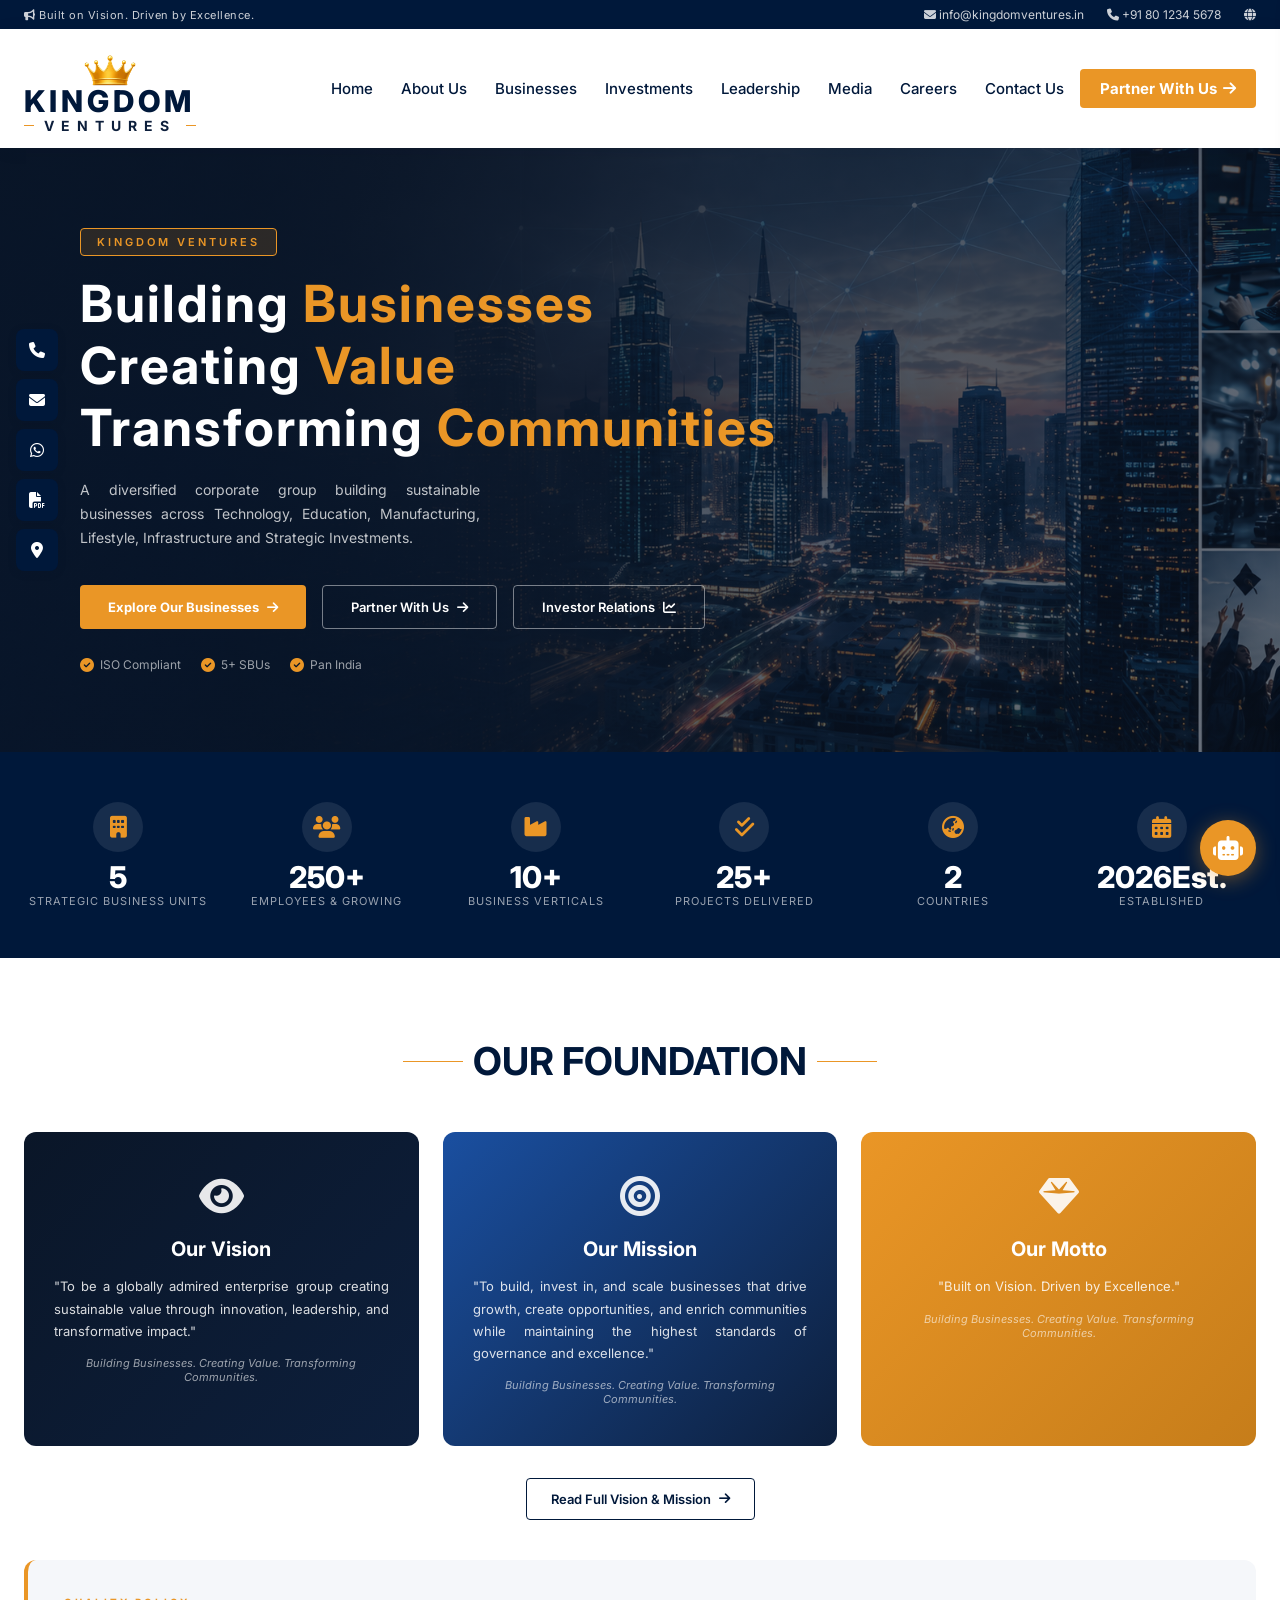
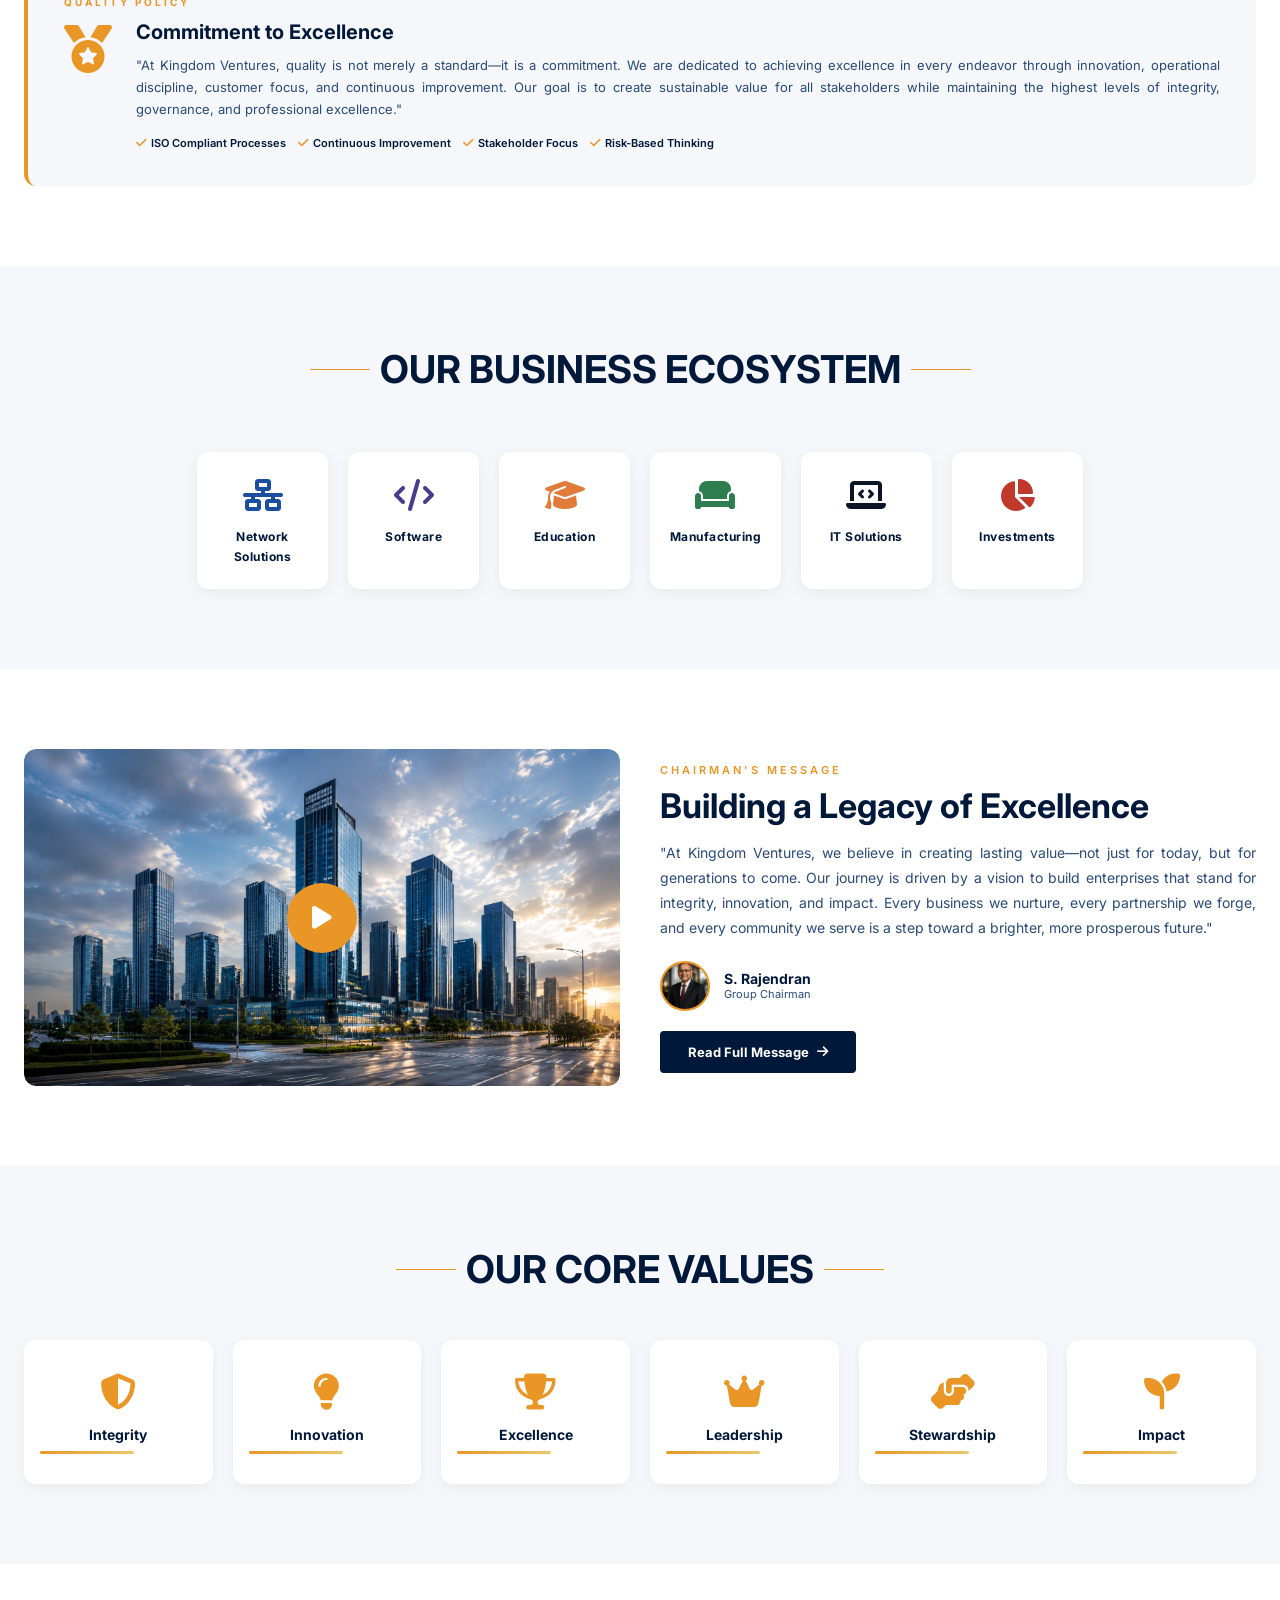
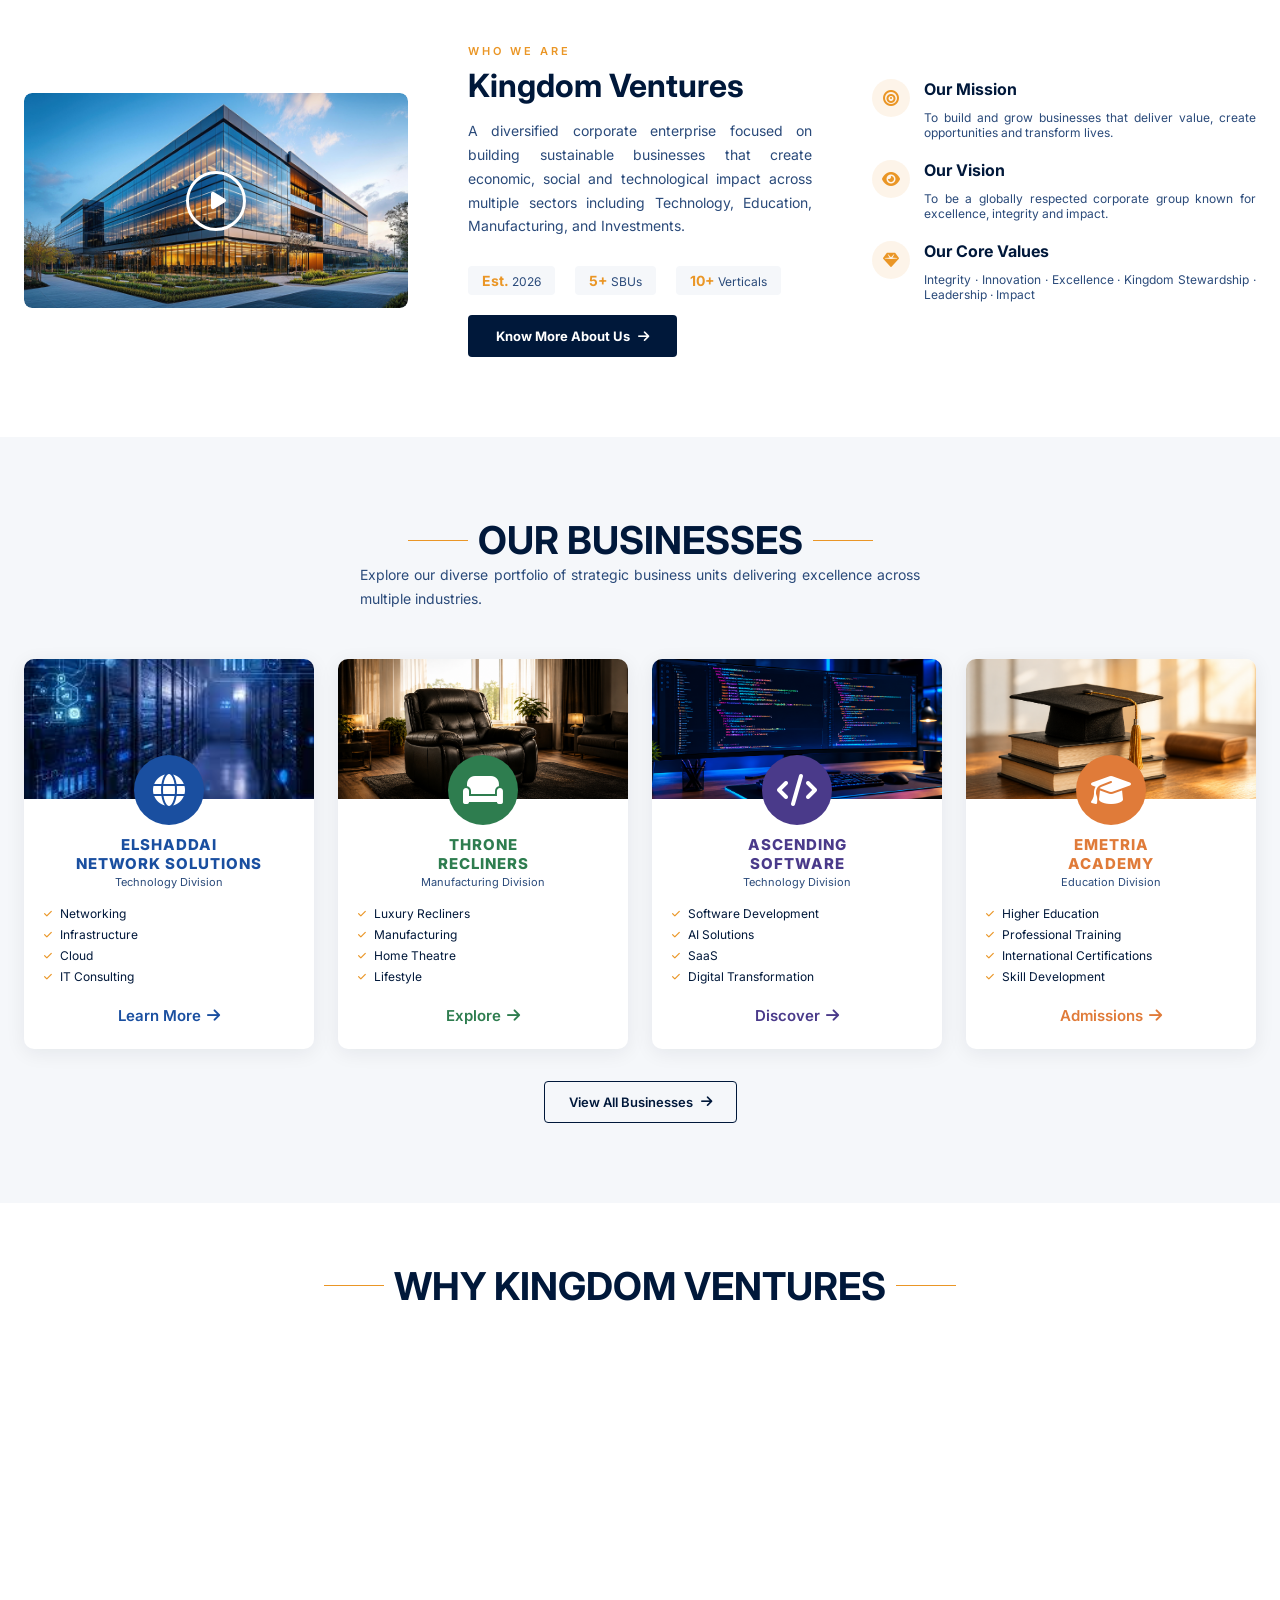
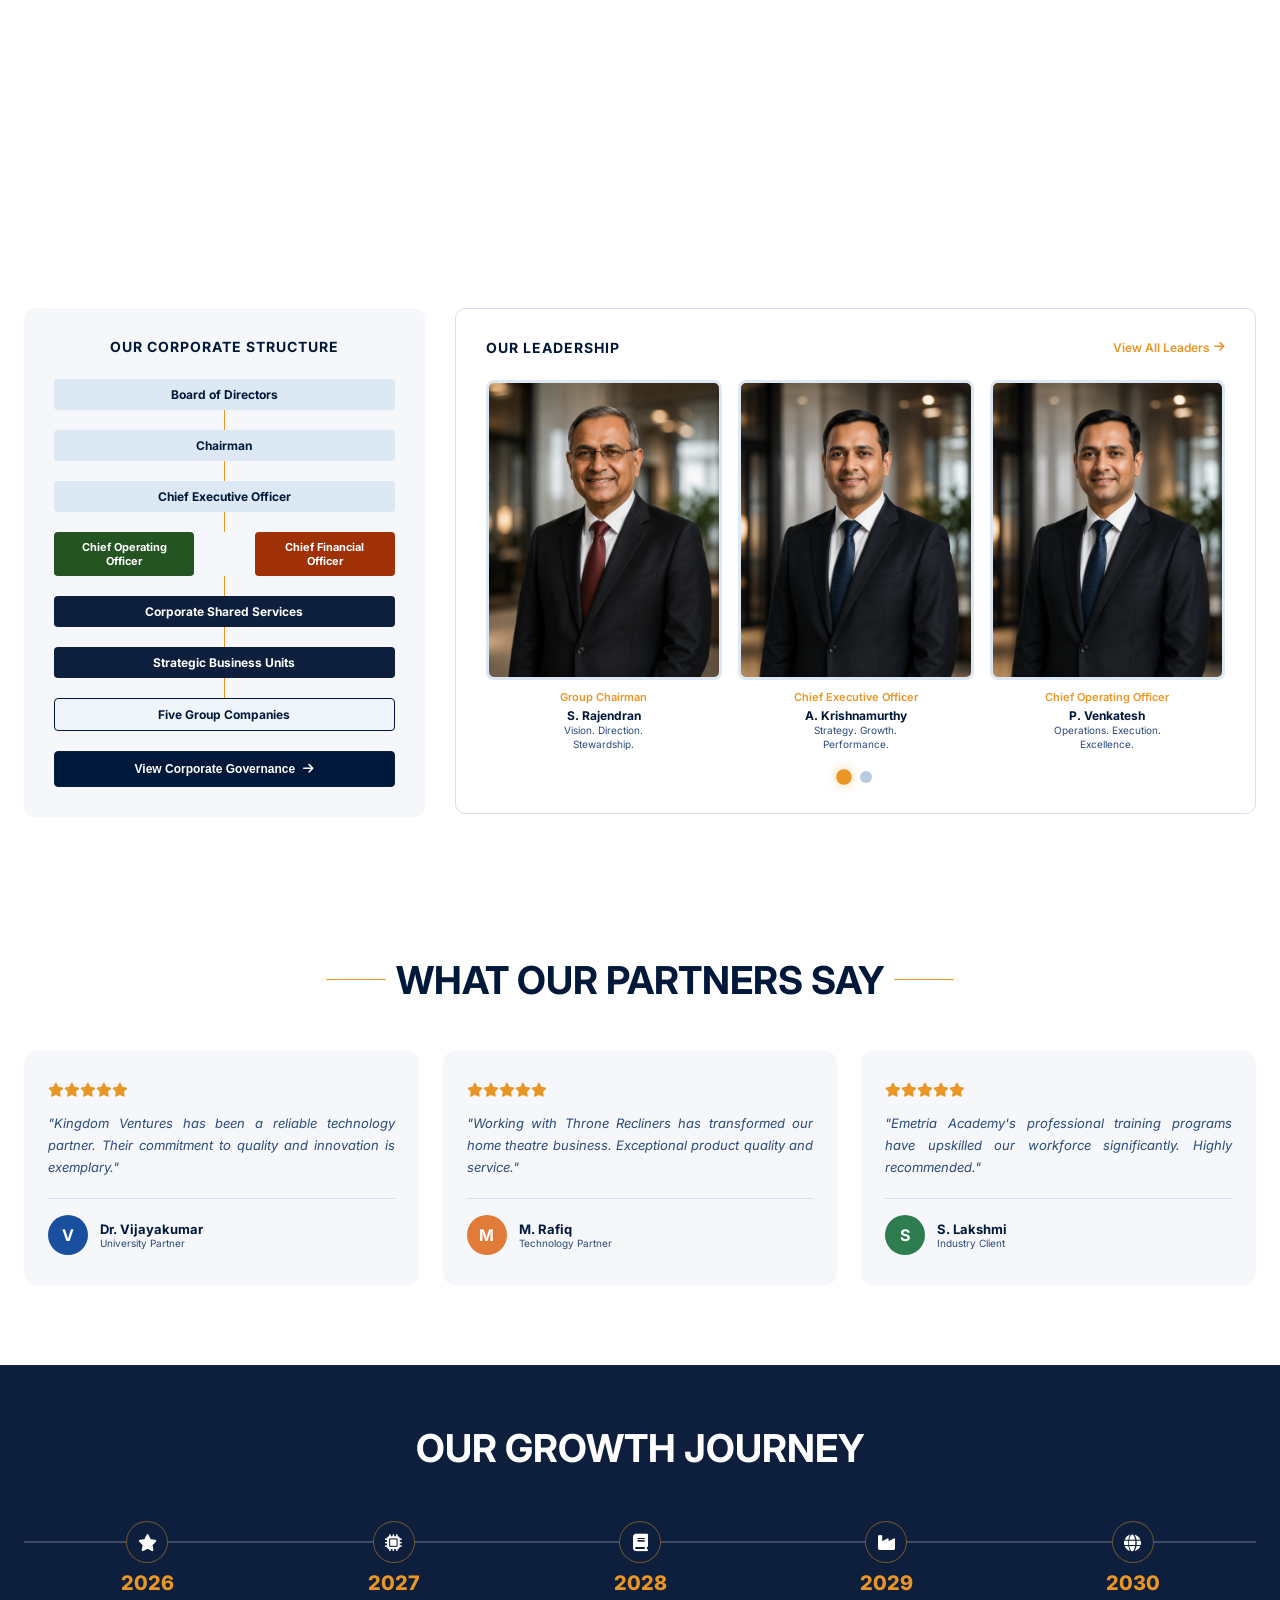
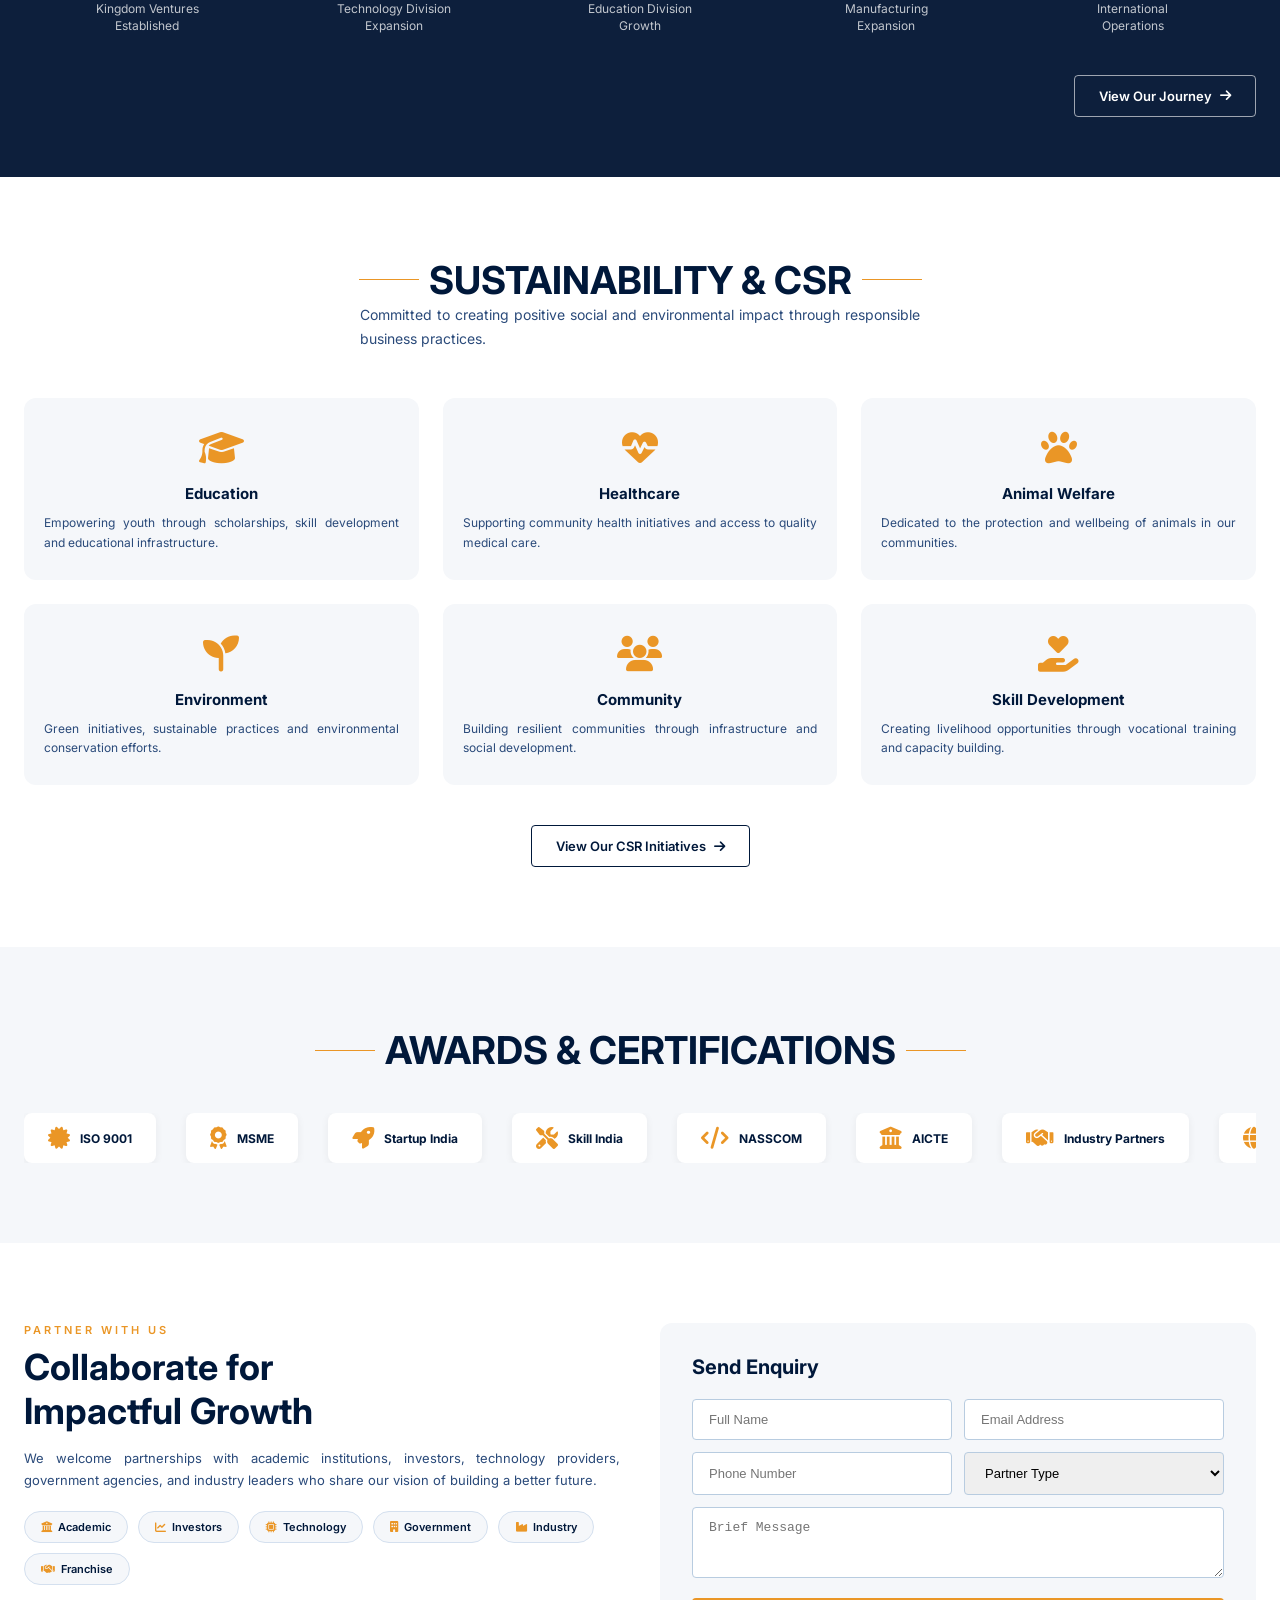
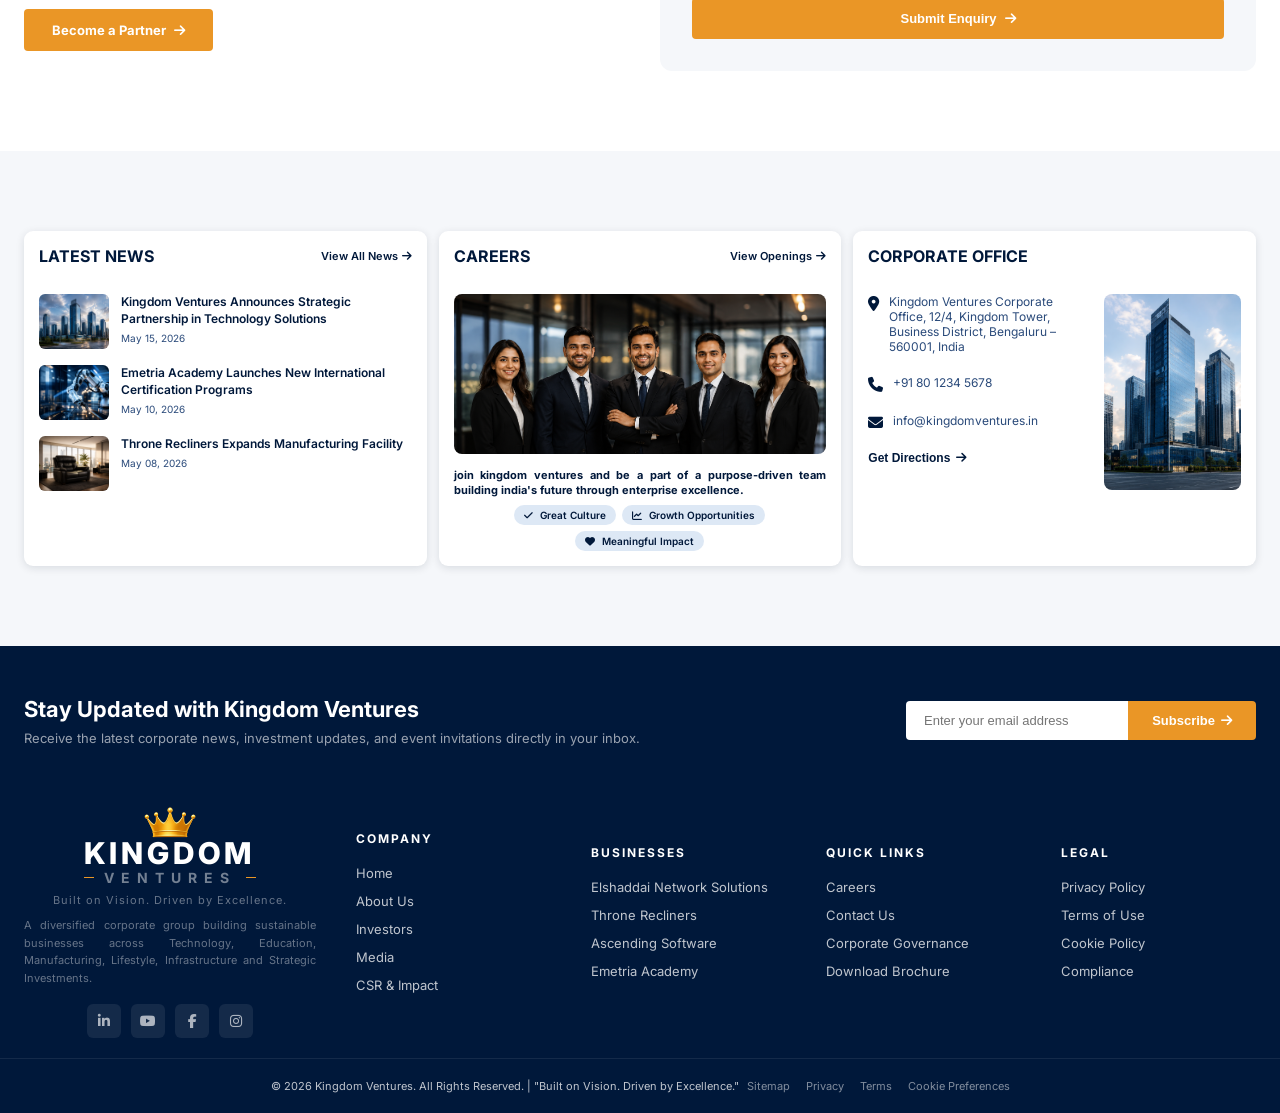
<file: index.html>
<!DOCTYPE html>
<html lang="en">
<head>
<meta charset="UTF-8">
<meta name="viewport" content="width=device-width, initial-scale=1.0">
<title>Kingdom Ventures – Building Value. Creating Impact.</title>
<meta name="description" content="Kingdom Ventures is a diversified corporate group engaged in Technology, Education, Manufacturing, Lifestyle, Infrastructure and Strategic Investments.">
<meta name="keywords" content="Kingdom Ventures, corporate group, technology, education, manufacturing, investments, Bangalore">
<link href="https://fonts.googleapis.com/css2?family=Playfair+Display:wght@400;600;700;800&family=Inter:wght@300;400;500;600;700;800&display=swap" rel="stylesheet">
<link rel="stylesheet" href="https://cdnjs.cloudflare.com/ajax/libs/font-awesome/6.5.0/css/all.min.css">
<link rel="stylesheet" href="style.css">
</head>
<body>

<!-- TOP BAR -->
<div class="top-bar">
  <div class="inner">
    <span class="left"><i class="fas fa-bullhorn"></i> Built on Vision. Driven by Excellence.</span>
    <div>
      <a href="mailto:info@kingdomventures.in"><i class="fas fa-envelope"></i> info@kingdomventures.in</a>
      <a href="tel:+918012345678"><i class="fas fa-phone"></i> +91 80 1234 5678</a>
      <a href="#"><i class="fas fa-globe"></i></a>
    </div>
  </div>
</div>

<!-- HEADER -->
<header>
  <div class="header-inner">
    <a href="index.html" class="logo">
      <div class="logo-icon" style="width:80px;height:41px;">
        <img src="images/Crown.png" style="width:100%;" alt="Kingdom Ventures">
      </div>
      <div class="logo-text">
        <span class="name">KINGDOM</span>
        <div style="display:flex;align-items:center;gap:10px;">
          <div class="section-divider" style="width:10px;height:1px;"></div>
          <span class="sub">VENTURES</span>
          <div class="section-divider" style="width:10px;height:1px;"></div>
        </div>
      </div>
    </a>
    <nav id="navbar">
      <a href="index.html">Home</a>
      <a href="pages/about.html">About Us</a>
      <a href="pages/businesses.html">Businesses</a>
      <a href="pages/investors.html">Investments</a>
      <a href="pages/leadership.html">Leadership</a>
      <a href="pages/media.html">Media</a>
      <a href="pages/careers.html">Careers</a>
      <a href="pages/contact.html">Contact Us</a>
      <a href="#" class="btn-partner">Partner With Us <i class="fas fa-arrow-right"></i></a>
    </nav>
    <button class="hamburger" id="hamburger"><i class="fas fa-bars"></i></button>
  </div>
</header>

<!-- MOBILE SIDEBAR OVERLAY -->
<div class="mobile-overlay" id="mobileOverlay"></div>
<div class="mobile-sidebar" id="mobileSidebar">
  <button class="mobile-close" id="mobileClose"><i class="fas fa-times"></i></button>
  <div class="mobile-sidebar-links">
    <a href="index.html">Home</a>
    <a href="pages/about.html">About Us</a>
    <a href="pages/businesses.html">Businesses</a>
    <a href="pages/investors.html">Investments</a>
      <a href="pages/leadership.html">Leadership</a>
    <a href="pages/media.html">Media</a>
    <a href="pages/careers.html">Careers</a>
    <a href="pages/contact.html">Contact Us</a>
    <a href="#" class="btn-partner" style="margin-top:20px;display:flex;justify-content:center;">Partner With Us <i class="fas fa-arrow-right"></i></a>
  </div>
</div>

<!-- HERO SECTION WITH CINEMATIC SLIDESHOW -->
<section class="hero" style="padding:0;">
  <div class="hero-overlay"></div>
  <div class="hero-slideshow">
    <div class="hero-slide active" style="background-image:url('images/KV Banner Image.png');"></div>
    <!-- <div class="hero-slide" style="background-image:url('images/kv_02.png');"></div>
    <div class="hero-slide" style="background-image:url('images/3.jpg');"></div>
    <div class="hero-slide" style="background-image:url('images/2.jpeg');"></div> -->
  </div>
  <div class="hero-left">
    <div class="hero-badge">KINGDOM VENTURES</div>
    <h1>
      <span class="hero-line" data-text="Building Businesses.">Building </span><span style="color: #ea9626;">Businesses</span><br>
      <span class="hero-line" data-text="Creating Value.">Creating </span><span style="color: #ea9626;">Value</span><br>
      <span class="hero-line" data-text="Transforming Communities.">Transforming </span><span style="color: #ea9626;">Communities</span>
    </h1>
    <p class="hero-desc">A diversified corporate group building sustainable businesses across Technology, Education, Manufacturing, Lifestyle, Infrastructure and Strategic Investments.</p>
    <div class="hero-buttons">
      <a href="pages/businesses.html" class="btn-primary">Explore Our Businesses <i class="fas fa-arrow-right"></i></a>
      <a href="#" class="btn-outline">Partner With Us <i class="fas fa-arrow-right"></i></a>
      <a href="pages/investors.html" class="btn-outline">Investor Relations <i class="fas fa-chart-line"></i></a>
    </div>
    <div class="hero-strip">
      <span><i class="fas fa-check-circle"></i> ISO Compliant</span>
      <span><i class="fas fa-check-circle"></i> 5+ SBUs</span>
      <span><i class="fas fa-check-circle"></i> Pan India</span>
    </div>
  </div>
</section>

<!-- ANIMATED STATISTICS COUNTER -->
<section class="stats-section">
  <div class="container">
    <div class="stats-grid">
      <div class="stat-item">
        <div class="stat-icon"><i class="fas fa-building"></i></div>
        <div>
          <div class="stat-num" data-target="5">0</div>
          <div class="stat-label">Strategic Business Units</div>
        </div>
      </div>
      <div class="stat-item">
        <div class="stat-icon"><i class="fas fa-users"></i></div>
        <div>
          <div class="stat-num" data-target="250">0+</div>
          <div class="stat-label">Employees & Growing</div>
        </div>
      </div>
      <div class="stat-item">
        <div class="stat-icon"><i class="fas fa-industry"></i></div>
        <div>
          <div class="stat-num" data-target="10">0+</div>
          <div class="stat-label">Business Verticals</div>
        </div>
      </div>
      <div class="stat-item">
        <div class="stat-icon"><i class="fas fa-check-double"></i></div>
        <div>
          <div class="stat-num" data-target="25">0+</div>
          <div class="stat-label">Projects Delivered</div>
        </div>
      </div>
      <div class="stat-item">
        <div class="stat-icon"><i class="fas fa-globe-asia"></i></div>
        <div>
          <div class="stat-num" data-target="2">0</div>
          <div class="stat-label">Countries</div>
        </div>
      </div>
      <div class="stat-item">
        <div class="stat-icon"><i class="fas fa-calendar-alt"></i></div>
        <div>
          <div class="stat-num" data-target="2026">Est.</div>
          <div class="stat-label">Established</div>
        </div>
      </div>
    </div>
  </div>
</section>

<!-- VISION MISSION QUALITY POLICY SECTION -->
<section class="vision-mission-section">
  <div class="container">
    <div class="section-center">
      <div class="section-divider"></div>
      <h2 class="section-title">OUR FOUNDATION</h2>
      <div class="section-divider"></div>
    </div>
    <div class="vmq-grid">
      <div class="vmq-card vision-card fade-up">
        <div class="vmq-icon"><i class="fas fa-eye"></i></div>
        <h3>Our Vision</h3>
        <p>"To be a globally admired enterprise group creating sustainable value through innovation, leadership, and transformative impact."</p>
        <div class="vmq-sub">Building Businesses. Creating Value. Transforming Communities.</div>
      </div>
      <div class="vmq-card mission-card fade-up fade-up-delay-1">
        <div class="vmq-icon"><i class="fas fa-bullseye"></i></div>
        <h3>Our Mission</h3>
        <p>"To build, invest in, and scale businesses that drive growth, create opportunities, and enrich communities while maintaining the highest standards of governance and excellence."</p>
        <div class="vmq-sub">Building Businesses. Creating Value. Transforming Communities.</div>
      </div>
      <div class="vmq-card motto-card fade-up fade-up-delay-2">
        <div class="vmq-icon"><i class="fas fa-gem"></i></div>
        <h3>Our Motto</h3>
        <p style="text-align: center !important;">"Built on Vision. Driven by Excellence."</p>
        <div class="vmq-sub">Building Businesses. Creating Value. Transforming Communities.</div>
      </div>
   
    </div>
   <div style="margin-top:32px;    display: flex;
    align-items: center;
    justify-content: center;">
        <a href="pages/about.html" class="btn-journey" style="color:var(--navy);border-color:var(--navy);">Read Full Vision & Mission <i class="fas fa-arrow-right"></i></a>
      </div>
    <!-- Quality Policy -->
    <div class="quality-policy fade-up">
      <div class="quality-badge">QUALITY POLICY</div>
      <div class="quality-content">
        <div class="quality-icon"><i class="fas fa-medal"></i></div>
        <div>
          <h3>Commitment to Excellence</h3>
          <p>"At Kingdom Ventures, quality is not merely a standard—it is a commitment. We are dedicated to achieving excellence in every endeavor through innovation, operational discipline, customer focus, and continuous improvement. Our goal is to create sustainable value for all stakeholders while maintaining the highest levels of integrity, governance, and professional excellence."</p>
          <div class="quality-tags">
            <span><i class="fas fa-check"></i> ISO Compliant Processes</span>
            <span><i class="fas fa-check"></i> Continuous Improvement</span>
            <span><i class="fas fa-check"></i> Stakeholder Focus</span>
            <span><i class="fas fa-check"></i> Risk-Based Thinking</span>
          </div>
        </div>
      </div>
    </div>
  </div>
</section>

<!-- INTERACTIVE BUSINESS ECOSYSTEM -->
<section class="ecosystem-section">
  <div class="container">
    <div class="section-center">
      <div class="section-divider"></div>
      <h2 class="section-title">OUR BUSINESS ECOSYSTEM</h2>
      <div class="section-divider"></div>
    </div>
    <div class="ecosystem">
      <div class="eco-center">
        <!-- <img src="images/Crown.png" alt="Kingdom Ventures">
        <h3>Kingdom Ventures</h3> -->
      </div>
      <div class="eco-nodes">
        <div class="eco-node eco-node-1" data-info="Technology & Networking Solutions | Elshaddai Network Solutions">
          <div class="eco-icon"><i class="fas fa-network-wired"></i></div>
          <span>Network Solutions</span>
          <div class="eco-tooltip">
            <h4>Elshaddai Network Solutions</h4>
            <p>Technology Division delivering networking, infrastructure, cloud and IT consulting services.</p>
          </div>
        </div>
        <div class="eco-node eco-node-2" data-info="Custom Software & AI Solutions | Ascending Software">
          <div class="eco-icon"><i class="fas fa-code"></i></div>
          <span>Software</span>
          <div class="eco-tooltip">
            <h4>Ascending Software</h4>
            <p>Software development, AI solutions, SaaS and digital transformation services.</p>
          </div>
        </div>
        <div class="eco-node eco-node-3" data-info="Education & Skill Development | Emetria Academy">
          <div class="eco-icon"><i class="fas fa-graduation-cap"></i></div>
          <span>Education</span>
          <div class="eco-tooltip">
            <h4>Emetria Academy</h4>
            <p>Higher education, professional training, international certifications and skill development.</p>
          </div>
        </div>
        <div class="eco-node eco-node-4" data-info="Luxury Manufacturing & Lifestyle | Throne Recliners">
          <div class="eco-icon"><i class="fas fa-couch"></i></div>
          <span>Manufacturing</span>
          <div class="eco-tooltip">
            <h4>Throne Recliners</h4>
            <p>Luxury recliners, home theatre seating and premium lifestyle furniture manufacturing.</p>
          </div>
        </div>
        <div class="eco-node eco-node-5" data-info="IT Solutions & Digital Services | IT Solutions Division">
          <div class="eco-icon"><i class="fas fa-laptop-code"></i></div>
          <span>IT Solutions</span>
          <div class="eco-tooltip">
            <h4>IT Solutions Division</h4>
            <p>Enterprise IT solutions, digital transformation, cloud services and technology consulting.</p>
          </div>
        </div>
        <div class="eco-node eco-node-6" data-info="Strategic Investments & Advisory | Investments Division">
          <div class="eco-icon"><i class="fas fa-chart-pie"></i></div>
          <span>Investments</span>
          <div class="eco-tooltip">
            <h4>Strategic Investments</h4>
            <p>Venture capital, strategic investments, M&A advisory and business incubation.</p>
          </div>
        </div>
      </div>
    </div>
  </div>
</section>

<!-- CORPORATE VIDEO + CHAIRMAN'S MESSAGE -->
<section class="chairman-section">
  <div class="container">
    <div class="chairman-grid">
      <div class="chairman-video fade-up">
        <div class="video-thumb">
          <img src="images/Tall building left.png" alt="Kingdom Ventures Corporate Film">
          <div class="play-btn-large"><i class="fas fa-play"></i></div>
          <!-- <div class="video-duration">▶ Watch Corporate Film · 90 sec</div> -->
        </div>
      </div>
      <div class="chairman-message fade-up fade-up-delay-1">
        <div class="section-label">CHAIRMAN'S MESSAGE</div>
        <h2>Building a Legacy of Excellence</h2>
        <p>"At Kingdom Ventures, we believe in creating lasting value—not just for today, but for generations to come. Our journey is driven by a vision to build enterprises that stand for integrity, innovation, and impact. Every business we nurture, every partnership we forge, and every community we serve is a step toward a brighter, more prosperous future."</p>
        <div class="chairman-sign">
          <div class="chairman-photo-sm" style="background-image:url('images/6.png');"></div>
          <div>
            <div class="chairman-name">S. Rajendran</div>
            <div class="chairman-title">Group Chairman</div>
          </div>
        </div>
        <a href="pages/about.html" class="btn-primary" style="display:inline-flex;background:var(--navy);">Read Full Message <i class="fas fa-arrow-right"></i></a>
      </div>
    </div>
  </div>
</section>

<!-- BRAND VALUES ANIMATION -->
<section class="values-section">
  <div class="container">
    <div class="section-center">
      <div class="section-divider"></div>
      <h2 class="section-title">OUR CORE VALUES</h2>
      <div class="section-divider"></div>
    </div>
    <div class="values-animation">
      <div class="value-item fade-up">
        <div class="value-icon"><i class="fas fa-shield-alt"></i></div>
        <h4>Integrity</h4>
        <div class="value-bar"></div>
      </div>
      <div class="value-item fade-up fade-up-delay-1">
        <div class="value-icon"><i class="fas fa-lightbulb"></i></div>
        <h4>Innovation</h4>
        <div class="value-bar"></div>
      </div>
      <div class="value-item fade-up fade-up-delay-2">
        <div class="value-icon"><i class="fas fa-trophy"></i></div>
        <h4>Excellence</h4>
        <div class="value-bar"></div>
      </div>
      <div class="value-item fade-up fade-up-delay-3">
        <div class="value-icon"><i class="fas fa-crown"></i></div>
        <h4>Leadership</h4>
        <div class="value-bar"></div>
      </div>
      <div class="value-item fade-up fade-up-delay-4">
        <div class="value-icon"><i class="fas fa-hands-helping"></i></div>
        <h4>Stewardship</h4>
        <div class="value-bar"></div>
      </div>
      <div class="value-item fade-up fade-up-delay-5">
        <div class="value-icon"><i class="fas fa-seedling"></i></div>
        <h4>Impact</h4>
        <div class="value-bar"></div>
      </div>
    </div>
  </div>
</section>

<!-- WHO WE ARE -->
<section>
  <div class="container">
    <div class="who-grid">
      <div class="who-img-wrap fade-up">
        <img src="images/2.jpeg" alt="Kingdom Ventures HQ">
        <div class="play-btn"><i class="fas fa-play"></i></div>
      </div>
      <div class="who-mid fade-up fade-up-delay-1">
        <div class="section-label">WHO WE ARE</div>
        <h2>Kingdom Ventures</h2>
        <p>A diversified corporate enterprise focused on building sustainable businesses that create economic, social and technological impact across multiple sectors including Technology, Education, Manufacturing, and Investments.</p>
        <div class="who-stats-mini">
          <div><strong>Est.</strong> 2026</div>
          <div><strong>5+</strong> SBUs</div>
          <div><strong>10+</strong> Verticals</div>
        </div>
        <a href="pages/about.html" class="btn-primary" style="display:inline-flex;background:var(--navy);">Know More About Us <i class="fas fa-arrow-right"></i></a>
      </div>
      <div class="fade-up fade-up-delay-2">
        <div class="mvv-item">
          <div class="mvv-icon"><i class="fas fa-bullseye"></i></div>
          <div>
            <h4>Our Mission</h4>
            <p>To build and grow businesses that deliver value, create opportunities and transform lives.</p>
          </div>
        </div>
        <div class="mvv-item">
          <div class="mvv-icon"><i class="fas fa-eye"></i></div>
          <div>
            <h4>Our Vision</h4>
            <p>To be a globally respected corporate group known for excellence, integrity and impact.</p>
          </div>
        </div>
        <div class="mvv-item">
          <div class="mvv-icon"><i class="fas fa-gem"></i></div>
          <div>
            <h4>Our Core Values</h4>
            <p class="values-list">Integrity · Innovation · Excellence · Kingdom Stewardship · Leadership · Impact</p>
          </div>
        </div>
      </div>
    </div>
  </div>
</section>

<!-- OUR BUSINESSES -->
<section class="businesses">
  <div class="container">
    <div class="section-center">
      <div class="section-divider"></div>
      <h2 class="section-title">OUR BUSINESSES</h2>
      <div class="section-divider"></div>
    </div>
    <p class="section-desc">Explore our diverse portfolio of strategic business units delivering excellence across multiple industries.</p>
    <div class="biz-grid" style="margin-top:48px;">
      <div class="biz-card blue fade-up">
        <div class="biz-img" style="background-image:url('images/3.jpg');">
          <div class="biz-badge"><i class="fas fa-globe"></i></div>
        </div>
        <div class="biz-body">
          <h3>Elshaddai<br>Network Solutions</h3>
          <div class="biz-sub">Technology Division</div>
          <ul class="biz-features">
            <li><i class="fas fa-check"></i> Networking</li>
            <li><i class="fas fa-check"></i> Infrastructure</li>
            <li><i class="fas fa-check"></i> Cloud</li>
            <li><i class="fas fa-check"></i> IT Consulting</li>
          </ul>
          <a href="#" class="biz-link">Learn More <i class="fas fa-arrow-right"></i></a>
        </div>
      </div>
      <div class="biz-card green fade-up fade-up-delay-1">
        <div class="biz-img" style="background-image:url('images/4.png');">
          <div class="biz-badge"><i class="fas fa-couch"></i></div>
        </div>
        <div class="biz-body">
          <h3>Throne<br>Recliners</h3>
          <div class="biz-sub">Manufacturing Division</div>
          <ul class="biz-features">
            <li><i class="fas fa-check"></i> Luxury Recliners</li>
            <li><i class="fas fa-check"></i> Manufacturing</li>
            <li><i class="fas fa-check"></i> Home Theatre</li>
            <li><i class="fas fa-check"></i> Lifestyle</li>
          </ul>
          <a href="#" class="biz-link">Explore <i class="fas fa-arrow-right"></i></a>
        </div>
      </div>
      <div class="biz-card purple fade-up fade-up-delay-2">
        <div class="biz-img" style="background-image:url('images/9.png');">
          <div class="biz-badge"><i class="fas fa-code"></i></div>
        </div>
        <div class="biz-body">
          <h3>Ascending<br>Software</h3>
          <div class="biz-sub">Technology Division</div>
          <ul class="biz-features">
            <li><i class="fas fa-check"></i> Software Development</li>
            <li><i class="fas fa-check"></i> AI Solutions</li>
            <li><i class="fas fa-check"></i> SaaS</li>
            <li><i class="fas fa-check"></i> Digital Transformation</li>
          </ul>
          <a href="#" class="biz-link">Discover <i class="fas fa-arrow-right"></i></a>
        </div>
      </div>
      <div class="biz-card orange fade-up fade-up-delay-3">
        <div class="biz-img" style="background-image:url('images/5.png');">
          <div class="biz-badge"><i class="fas fa-graduation-cap"></i></div>
        </div>
        <div class="biz-body">
          <h3>Emetria<br>Academy</h3>
          <div class="biz-sub">Education Division</div>
          <ul class="biz-features">
            <li><i class="fas fa-check"></i> Higher Education</li>
            <li><i class="fas fa-check"></i> Professional Training</li>
            <li><i class="fas fa-check"></i> International Certifications</li>
            <li><i class="fas fa-check"></i> Skill Development</li>
          </ul>
          <a href="#" class="biz-link">Admissions <i class="fas fa-arrow-right"></i></a>
        </div>
      </div>
    </div>
    <div class="biz-cta">
      <a href="pages/businesses.html" class="btn-journey" style="color:var(--navy);border-color:var(--navy);">View All Businesses <i class="fas fa-arrow-right"></i></a>
    </div>
  </div>
</section>

<!-- WHY KINGDOM VENTURES -->
<section style="padding:60px 0;background:var(--white);">
  <div class="container">
    <div class="section-center">
      <div class="section-divider"></div>
      <h2 class="section-title">WHY KINGDOM VENTURES</h2>
      <div class="section-divider"></div>
    </div>
    <div class="why-premium-grid">
      <div class="why-premium-card fade-up">
        <div class="why-premium-icon"><i class="fas fa-building"></i></div>
        <h4>Corporate Governance</h4>
        <p>Ethical practices, transparent operations and board-level oversight ensuring accountability at every level.</p>
      </div>
      <div class="why-premium-card fade-up fade-up-delay-1">
        <div class="why-premium-icon"><i class="fas fa-lightbulb"></i></div>
        <h4>Innovation</h4>
        <p>Driving technological advancement and creative solutions across all business verticals.</p>
      </div>
      <div class="why-premium-card fade-up fade-up-delay-2">
        <div class="why-premium-icon"><i class="fas fa-shield-alt"></i></div>
        <h4>Integrity</h4>
        <p>Unwavering commitment to ethical business practices and stakeholder trust.</p>
      </div>
      <div class="why-premium-card fade-up fade-up-delay-3">
        <div class="why-premium-icon"><i class="fas fa-sitemap"></i></div>
        <h4>Diversification</h4>
        <p>Strategic presence across multiple industries reducing risk and maximizing growth opportunities.</p>
      </div>
      <div class="why-premium-card fade-up fade-up-delay-4">
        <div class="why-premium-icon"><i class="fas fa-leaf"></i></div>
        <h4>Sustainability</h4>
        <p>Integrating environmental and social responsibility into our business decisions.</p>
      </div>
      <div class="why-premium-card fade-up fade-up-delay-5">
        <div class="why-premium-icon"><i class="fas fa-chart-line"></i></div>
        <h4>Long-term Growth</h4>
        <p>Building sustainable enterprises focused on creating value across generations.</p>
      </div>
    </div>
  </div>
</section>

<!-- CORPORATE STRUCTURE + LEADERSHIP -->
<section style="padding:60px 0;">
  <div class="container">
    <div class="cl-grid">
      <div class="corp-box fade-up">
        <h3>Our Corporate Structure</h3>
        <div class="corp-tree">
          <div class="corp-node">Board of Directors</div>
          <div class="corp-connector"></div>
          <div class="corp-node">Chairman</div>
          <div class="corp-connector"></div>
          <div class="corp-node">Chief Executive Officer</div>
          <div class="corp-connector"></div>
          <div class="corp-row">
            <div class="corp-node highlight" style="width:140px;font-size:11px;background:#245422;color:white;">Chief Operating Officer</div>
            <div class="corp-node highlight" style="width:140px;font-size:11px;background:#A03107;color:white;">Chief Financial Officer</div>
          </div>
          <div class="corp-connector"></div>
          <div class="corp-node dark">Corporate Shared Services</div>
          <div class="corp-connector"></div>
          <div class="corp-node dark">Strategic Business Units</div>
          <div class="corp-connector"></div>
          <div class="corp-node" style="background:#f0f5fb;color:var(--navy);border:1px solid var(--navy);">Five Group Companies</div>
        </div>
        <button class="btn-gov">View Corporate Governance <i class="fas fa-arrow-right"></i></button>
      </div>
      <div class="leadership-box fade-up fade-up-delay-1">
        <div class="leadership-header">
          <h3>Our Leadership</h3>
          <a href="pages/leadership.html" class="view-all">View All Leaders <i class="fas fa-arrow-right"></i></a>
        </div>
        <div class="leaders-carousel">
          <div class="leaders-row" id="leadersTrack">
            <div class="leader-card">
              <div class="leader-photo" style="background-image:url('images/6.png');"></div>
              <div class="leader-title">Group Chairman</div>
              <div class="leader-name">S. Rajendran</div>
              <div class="leader-desc">Vision. Direction.<br>Stewardship.</div>
            </div>
            <div class="leader-card">
              <div class="leader-photo" style="background-image:url('images/7.png');"></div>
              <div class="leader-title">Chief Executive Officer</div>
              <div class="leader-name">A. Krishnamurthy</div>
              <div class="leader-desc">Strategy. Growth.<br>Performance.</div>
            </div>
            <div class="leader-card">
              <div class="leader-photo" style="background-image:url('images/7.png');"></div>
              <div class="leader-title">Chief Operating Officer</div>
              <div class="leader-name">P. Venkatesh</div>
              <div class="leader-desc">Operations. Execution.<br>Excellence.</div>
            </div>
            <div class="leader-card">
              <div class="leader-photo" style="background-image:url('images/7.png');"></div>
              <div class="leader-title">Chief Financial Officer</div>
              <div class="leader-name">R. Subramaniam</div>
              <div class="leader-desc">Finance. Control.<br>Growth.</div>
            </div>
            <div class="leader-card">
              <div class="leader-photo" style="background:#dde8f5;display:flex;align-items:center;justify-content:center;">
                <img src="images/4_Image.png" style="width:190px;" alt="Board of Directors">
              </div>
              <div class="leader-title">Board of Directors</div>
              <div class="leader-name">Council</div>
              <div class="leader-desc">Experience. Governance.<br>Guidance.</div>
            </div>
          </div>
        </div>
        <div class="leaders-dots" id="leadersDots">
          <span class="dot active" data-slide="0"></span>
          <span class="dot" data-slide="1"></span>
          <span class="dot" data-slide="2"></span>
        </div>
      </div>
    </div>
  </div>
</section>

<!-- TESTIMONIALS -->
<section class="testimonials-section">
  <div class="container">
    <div class="section-center">
      <div class="section-divider"></div>
      <h2 class="section-title">WHAT OUR PARTNERS SAY</h2>
      <div class="section-divider"></div>
    </div>
    <div class="testimonials-grid">
      <div class="testimonial-card fade-up">
        <div class="testimonial-stars"><i class="fas fa-star"></i><i class="fas fa-star"></i><i class="fas fa-star"></i><i class="fas fa-star"></i><i class="fas fa-star"></i></div>
        <p>"Kingdom Ventures has been a reliable technology partner. Their commitment to quality and innovation is exemplary."</p>
        <div class="testimonial-author">
          <div class="test-auth-avatar" style="background:#1a4fa0;">V</div>
          <div>
            <div class="test-auth-name">Dr. Vijayakumar</div>
            <div class="test-auth-title">University Partner</div>
          </div>
        </div>
      </div>
      <div class="testimonial-card fade-up fade-up-delay-1">
        <div class="testimonial-stars"><i class="fas fa-star"></i><i class="fas fa-star"></i><i class="fas fa-star"></i><i class="fas fa-star"></i><i class="fas fa-star"></i></div>
        <p>"Working with Throne Recliners has transformed our home theatre business. Exceptional product quality and service."</p>
        <div class="testimonial-author">
          <div class="test-auth-avatar" style="background:#e07b39;">M</div>
          <div>
            <div class="test-auth-name">M. Rafiq</div>
            <div class="test-auth-title">Technology Partner</div>
          </div>
        </div>
      </div>
      <div class="testimonial-card fade-up fade-up-delay-2">
        <div class="testimonial-stars"><i class="fas fa-star"></i><i class="fas fa-star"></i><i class="fas fa-star"></i><i class="fas fa-star"></i><i class="fas fa-star"></i></div>
        <p>"Emetria Academy's professional training programs have upskilled our workforce significantly. Highly recommended."</p>
        <div class="testimonial-author">
          <div class="test-auth-avatar" style="background:#2e7d4f;">S</div>
          <div>
            <div class="test-auth-name">S. Lakshmi</div>
            <div class="test-auth-title">Industry Client</div>
          </div>
        </div>
      </div>
    </div>
  </div>
</section>

<!-- GROWTH JOURNEY -->
<section class="journey">
  <div class="container">
    <div class="section-center">
      <h2 class="section-title">OUR GROWTH JOURNEY</h2>
    </div>
    <div class="timeline">
      <div class="tl-item fade-up">
        <div class="tl-dot"><i class="fas fa-star" style="font-size:17px;color:white;"></i></div>
        <div class="tl-year">2026</div>
        <div class="tl-label">Kingdom Ventures<br>Established</div>
      </div>
      <div class="tl-item fade-up fade-up-delay-1">
        <div class="tl-dot"><i class="fas fa-microchip" style="font-size:17px;color:white;"></i></div>
        <div class="tl-year">2027</div>
        <div class="tl-label">Technology Division<br>Expansion</div>
      </div>
      <div class="tl-item fade-up fade-up-delay-2">
        <div class="tl-dot"><i class="fas fa-book" style="font-size:17px;color:white;"></i></div>
        <div class="tl-year">2028</div>
        <div class="tl-label">Education Division<br>Growth</div>
      </div>
      <div class="tl-item fade-up fade-up-delay-3">
        <div class="tl-dot"><i class="fas fa-industry" style="font-size:17px;color:white;"></i></div>
        <div class="tl-year">2029</div>
        <div class="tl-label">Manufacturing<br>Expansion</div>
      </div>
      <div class="tl-item fade-up fade-up-delay-4">
        <div class="tl-dot"><i class="fas fa-globe" style="font-size:17px;color:white;"></i></div>
        <div class="tl-year">2030</div>
        <div class="tl-label">International<br>Operations</div>
      </div>
    </div>
    <div class="journey-cta">
      <a href="pages/about.html" class="btn-journey">View Our Journey <i class="fas fa-arrow-right"></i></a>
    </div>
  </div>
</section>

<!-- CSR / ESG SECTION -->
<section class="csr-section">
  <div class="container">
    <div class="section-center">
      <div class="section-divider"></div>
      <h2 class="section-title">SUSTAINABILITY & CSR</h2>
      <div class="section-divider"></div>
    </div>
    <p class="section-desc">Committed to creating positive social and environmental impact through responsible business practices.</p>
    <div class="csr-grid">
      <div class="csr-card fade-up">
        <div class="csr-icon"><i class="fas fa-graduation-cap"></i></div>
        <h4>Education</h4>
        <p>Empowering youth through scholarships, skill development and educational infrastructure.</p>
      </div>
      <div class="csr-card fade-up fade-up-delay-1">
        <div class="csr-icon"><i class="fas fa-heartbeat"></i></div>
        <h4>Healthcare</h4>
        <p>Supporting community health initiatives and access to quality medical care.</p>
      </div>
      <div class="csr-card fade-up fade-up-delay-2">
        <div class="csr-icon"><i class="fas fa-paw"></i></div>
        <h4>Animal Welfare</h4>
        <p>Dedicated to the protection and wellbeing of animals in our communities.</p>
      </div>
      <div class="csr-card fade-up fade-up-delay-3">
        <div class="csr-icon"><i class="fas fa-seedling"></i></div>
        <h4>Environment</h4>
        <p>Green initiatives, sustainable practices and environmental conservation efforts.</p>
      </div>
      <div class="csr-card fade-up fade-up-delay-4">
        <div class="csr-icon"><i class="fas fa-users"></i></div>
        <h4>Community</h4>
        <p>Building resilient communities through infrastructure and social development.</p>
      </div>
      <div class="csr-card fade-up fade-up-delay-5">
        <div class="csr-icon"><i class="fas fa-hand-holding-heart"></i></div>
        <h4>Skill Development</h4>
        <p>Creating livelihood opportunities through vocational training and capacity building.</p>
      </div>
    </div>
    <div class="csr-cta">
      <a href="pages/csr.html" class="btn-journey" style="color:var(--navy);border-color:var(--navy);">View Our CSR Initiatives <i class="fas fa-arrow-right"></i></a>
    </div>
  </div>
</section>

<!-- AWARDS & CERTIFICATIONS -->
<section class="awards-section">
  <div class="container">
    <div class="section-center">
      <div class="section-divider"></div>
      <h2 class="section-title">AWARDS & CERTIFICATIONS</h2>
      <div class="section-divider"></div>
    </div>
    <div class="awards-scroll">
      <div class="awards-track">
        <div class="award-item"><i class="fas fa-certificate"></i><span>ISO 9001</span></div>
        <div class="award-item"><i class="fas fa-award"></i><span>MSME</span></div>
        <div class="award-item"><i class="fas fa-rocket"></i><span>Startup India</span></div>
        <div class="award-item"><i class="fas fa-tools"></i><span>Skill India</span></div>
        <div class="award-item"><i class="fas fa-code"></i><span>NASSCOM</span></div>
        <div class="award-item"><i class="fas fa-university"></i><span>AICTE</span></div>
        <div class="award-item"><i class="fas fa-handshake"></i><span>Industry Partners</span></div>
        <div class="award-item"><i class="fas fa-globe"></i><span>Global Certified</span></div>
        <!-- Duplicate for seamless loop -->
        <div class="award-item"><i class="fas fa-certificate"></i><span>ISO 9001</span></div>
        <div class="award-item"><i class="fas fa-award"></i><span>MSME</span></div>
        <div class="award-item"><i class="fas fa-rocket"></i><span>Startup India</span></div>
        <div class="award-item"><i class="fas fa-tools"></i><span>Skill India</span></div>
        <div class="award-item"><i class="fas fa-code"></i><span>NASSCOM</span></div>
        <div class="award-item"><i class="fas fa-university"></i><span>AICTE</span></div>
        <div class="award-item"><i class="fas fa-handshake"></i><span>Industry Partners</span></div>
        <div class="award-item"><i class="fas fa-globe"></i><span>Global Certified</span></div>
      </div>
    </div>
  </div>
</section>

<!-- PARTNER WITH US -->
<section class="partner-section">
  <div class="container">
    <div class="partner-grid">
      <div class="partner-left fade-up">
        <div class="section-label">PARTNER WITH US</div>
        <h2>Collaborate for<br>Impactful Growth</h2>
        <p>We welcome partnerships with academic institutions, investors, technology providers, government agencies, and industry leaders who share our vision of building a better future.</p>
        <div class="partner-types">
          <span class="partner-tag"><i class="fas fa-university"></i> Academic</span>
          <span class="partner-tag"><i class="fas fa-chart-line"></i> Investors</span>
          <span class="partner-tag"><i class="fas fa-microchip"></i> Technology</span>
          <span class="partner-tag"><i class="fas fa-building"></i> Government</span>
          <span class="partner-tag"><i class="fas fa-industry"></i> Industry</span>
          <span class="partner-tag"><i class="fas fa-handshake"></i> Franchise</span>
        </div>
        <a href="#" class="btn-primary" style="display:inline-flex;">Become a Partner <i class="fas fa-arrow-right"></i></a>
      </div>
      <div class="partner-right fade-up fade-up-delay-1">
        <div class="partner-form">
          <h3>Send Enquiry</h3>
          <form id="partnerForm">
            <div class="form-row">
              <input type="text" placeholder="Full Name" required>
              <input type="email" placeholder="Email Address" required>
            </div>
            <div class="form-row">
              <input type="tel" placeholder="Phone Number">
              <select>
                <option>Partner Type</option>
                <option>Academic Institution</option>
                <option>Investor</option>
                <option>Technology Partner</option>
                <option>Government</option>
                <option>Industry</option>
                <option>Franchise</option>
              </select>
            </div>
            <textarea rows="3" placeholder="Brief Message"></textarea>
            <button type="submit" class="btn-primary" style="border:none;cursor:pointer;width:100%;justify-content:center;">Submit Enquiry <i class="fas fa-arrow-right"></i></button>
          </form>
        </div>
      </div>
    </div>
  </div>
</section>

<!-- LATEST NEWS + CAREERS + OFFICE -->
<section class="news-section">
  <div class="container">
    <div class="news-cols">
      <!-- Latest News -->
      <div class="fade-up" style="box-shadow:rgba(10,22,40,0.12) 0px 2px 8px 0px;padding:15px;border-radius:9px;background:white;">
        <div class="news-col-top">
          <h3 class="news-col">Latest News</h3>
          <a href="pages/media.html" class="view-all-link">View All News <i class="fas fa-arrow-right"></i></a>
        </div>
        <div class="news-item">
          <div class="news-thumb" style="background-image:url('images/Tall building left.png');"></div>
          <div>
            <div class="news-item-title">Kingdom Ventures Announces Strategic Partnership in Technology Solutions</div>
            <div class="news-item-date">May 15, 2026</div>
          </div>
        </div>
        <div class="news-item">
          <div class="news-thumb" style="background-image:url('images/Left below tall building.png');"></div>
          <div>
            <div class="news-item-title">Emetria Academy Launches New International Certification Programs</div>
            <div class="news-item-date">May 10, 2026</div>
          </div>
        </div>
        <div class="news-item">
          <div class="news-thumb" style="background-image:url('images/Left Image 3.png');"></div>
          <div>
            <div class="news-item-title">Throne Recliners Expands Manufacturing Facility</div>
            <div class="news-item-date">May 08, 2026</div>
          </div>
        </div>
      </div>

      <!-- Careers -->
      <div class="fade-up fade-up-delay-1" style="box-shadow:rgba(10,22,40,0.12) 0px 2px 8px 0px;padding:15px;border-radius:9px;background:white;">
        <div class="news-col-top">
          <h3 class="news-col">Careers</h3>
          <a href="pages/careers.html" class="view-all-link">View Openings <i class="fas fa-arrow-right"></i></a>
        </div>
        <div class="careers-box">
          <div class="careers-photo"></div>
          <h4>Join Kingdom Ventures and be a part of a purpose-driven team building India's future through enterprise excellence.</h4>
          <div class="careers-tags">
            <span class="tag"><i class="fas fa-check"></i> Great Culture</span>
            <span class="tag"><i class="fas fa-chart-line"></i> Growth Opportunities</span>
            <span class="tag"><i class="fas fa-heart"></i> Meaningful Impact</span>
          </div>
        </div>
      </div>

      <!-- Corporate Office -->
      <div class="fade-up fade-up-delay-2" style="box-shadow:rgba(10,22,40,0.12) 0px 2px 8px 0px;padding:15px;border-radius:9px;background:white;">
        <div class="news-col-top">
          <h3 class="news-col">Corporate Office</h3>
        </div>
        <div class="office-card" style="display:flex;">
          <div>
            <div class="office-info"><i class="fas fa-map-marker-alt"></i><span>Kingdom Ventures Corporate Office, 12/4, Kingdom Tower, Business District, Bengaluru – 560001, India</span></div>
            <div class="office-info"><i class="fas fa-phone"></i><span>+91 80 1234 5678</span></div>
            <div class="office-info"><i class="fas fa-envelope"></i><span>info@kingdomventures.in</span></div>
            <button class="btn-directions">Get Directions <i class="fas fa-arrow-right"></i></button>
          </div>
          <div class="office-img"></div>
        </div>
      </div>
    </div>
  </div>
</section>

<!-- NEWSLETTER -->
<section class="newsletter-section">
  <div class="container">
    <div class="newsletter-banner">
      <div>
        <h3>Stay Updated with Kingdom Ventures</h3>
        <p>Receive the latest corporate news, investment updates, and event invitations directly in your inbox.</p>
      </div>
      <form class="newsletter-form" id="newsletterForm">
        <div class="newsletter-input-group">
          <input type="email" placeholder="Enter your email address" required>
          <button type="submit">Subscribe <i class="fas fa-arrow-right"></i></button>
        </div>
      </form>
    </div>
  </div>
</section>

<!-- FOOTER -->
<footer>
  <div class="footer-main">
    <div class="container">
      <div class="footer-grid">
        <div class="footer-brand">
          <div class="logo">
            <div class="logo-icon" style="width:80px;height:41px;">
              <img src="images/Crown.png" style="width:100%;" alt="Kingdom Ventures">
            </div>
            <div class="logo-text">
        <span class="name">KINGDOM</span>
        <div style="display:flex;align-items:center;gap:10px;">
          <div class="section-divider" style="width:10px;height:1px;"></div>
          <span class="sub">VENTURES</span>
          <div class="section-divider" style="width:10px;height:1px;"></div>
        </div>
      </div>
          </div>
          <div class="footer-tagline">Built on Vision. Driven by Excellence.</div>
          <div class="footer-desc">A diversified corporate group building sustainable businesses across Technology, Education, Manufacturing, Lifestyle, Infrastructure and Strategic Investments.</div>
          <div class="footer-socials">
            <a href="#" class="social-btn"><i class="fab fa-linkedin-in"></i></a>
            <a href="#" class="social-btn"><i class="fab fa-youtube"></i></a>
            <a href="#" class="social-btn"><i class="fab fa-facebook-f"></i></a>
            <a href="#" class="social-btn"><i class="fab fa-instagram"></i></a>
          </div>
        </div>
        <div class="footer-col">
          <h5>Company</h5>
          <ul>
            <li><a href="index.html">Home</a></li>
            <li><a href="pages/about.html">About Us</a></li>
            <li><a href="pages/investors.html">Investors</a></li>
            <li><a href="pages/media.html">Media</a></li>
            <li><a href="pages/csr.html">CSR & Impact</a></li>
          </ul>
        </div>
        <div class="footer-col">
          <h5>Businesses</h5>
          <ul>
            <li><a href="pages/businesses.html">Elshaddai Network Solutions</a></li>
            <li><a href="pages/businesses.html">Throne Recliners</a></li>
            <li><a href="pages/businesses.html">Ascending Software</a></li>
            <li><a href="pages/businesses.html">Emetria Academy</a></li>
          </ul>
        </div>
        <div class="footer-col">
          <h5>Quick Links</h5>
          <ul>
            <li><a href="pages/careers.html">Careers</a></li>
            <li><a href="pages/contact.html">Contact Us</a></li>
            <li><a href="#">Corporate Governance</a></li>
            <li><a href="#">Download Brochure</a></li>
          </ul>
        </div>
        <div class="footer-col">
          <h5>Legal</h5>
          <ul>
            <li><a href="#">Privacy Policy</a></li>
            <li><a href="#">Terms of Use</a></li>
            <li><a href="#">Cookie Policy</a></li>
            <li><a href="#">Compliance</a></li>
          </ul>
        </div>
      </div>
    </div>
  </div>
  <div class="footer-bottom">
    <div class="container">
      <div class="footer-bottom-inner">
        <span>© 2026 Kingdom Ventures. All Rights Reserved. | "Built on Vision. Driven by Excellence."</span>
        <div class="footer-bottom-links">
          <a href="#">Sitemap</a>
          <a href="#">Privacy</a>
          <a href="#">Terms</a>
          <a href="#">Cookie Preferences</a>
        </div>
      </div>
    </div>
  </div>
</footer>

<!-- AI CHAT ASSISTANT -->
<div class="ai-chat-btn" id="aiChatBtn">
  <i class="fas fa-robot"></i>
</div>
<div class="ai-chat-window" id="aiChatWindow">
  <div class="chat-header">
    <span><i class="fas fa-robot"></i> KV Assistant</span>
    <button id="chatClose"><i class="fas fa-times"></i></button>
  </div>
  <div class="chat-body" id="chatBody">
    <div class="chat-msg bot">
      <div class="msg-content">Welcome to Kingdom Ventures! How can I help you today?<br><br>
        <span class="chat-quick" data-q="Tell me about Emetria Academy">📚 Emetria Academy</span>
        <span class="chat-quick" data-q="Show Throne Recliners">🛋️ Throne Recliners</span>
        <span class="chat-quick" data-q="Career Opportunities">💼 Careers</span>
        <span class="chat-quick" data-q="Contact Information">📞 Contact</span>
      </div>
    </div>
  </div>
  <div class="chat-input">
    <input type="text" id="chatInput" placeholder="Type your question...">
    <button id="chatSend"><i class="fas fa-paper-plane"></i></button>
  </div>
</div>

<!-- FLOATING QUICK ACCESS BAR -->
<div class="floating-bar">
  <a href="tel:+918012345678" class="fb-item" title="Call Us"><i class="fas fa-phone"></i></a>
  <a href="mailto:info@kingdomventures.in" class="fb-item" title="Email"><i class="fas fa-envelope"></i></a>
  <a href="#" class="fb-item" title="WhatsApp"><i class="fab fa-whatsapp"></i></a>
  <a href="#" class="fb-item" title="Download Brochure"><i class="fas fa-file-pdf"></i></a>
  <a href="pages/contact.html" class="fb-item" title="Locate Us"><i class="fas fa-map-marker-alt"></i></a>
</div>

<!-- SCROLL TO TOP -->
<button id="scrollToTop" class="scroll-to-top" title="Back to Top">
  <i class="fas fa-arrow-up"></i>
</button>

<script src="js/main.js"></script>
</body>
</html>
</file>
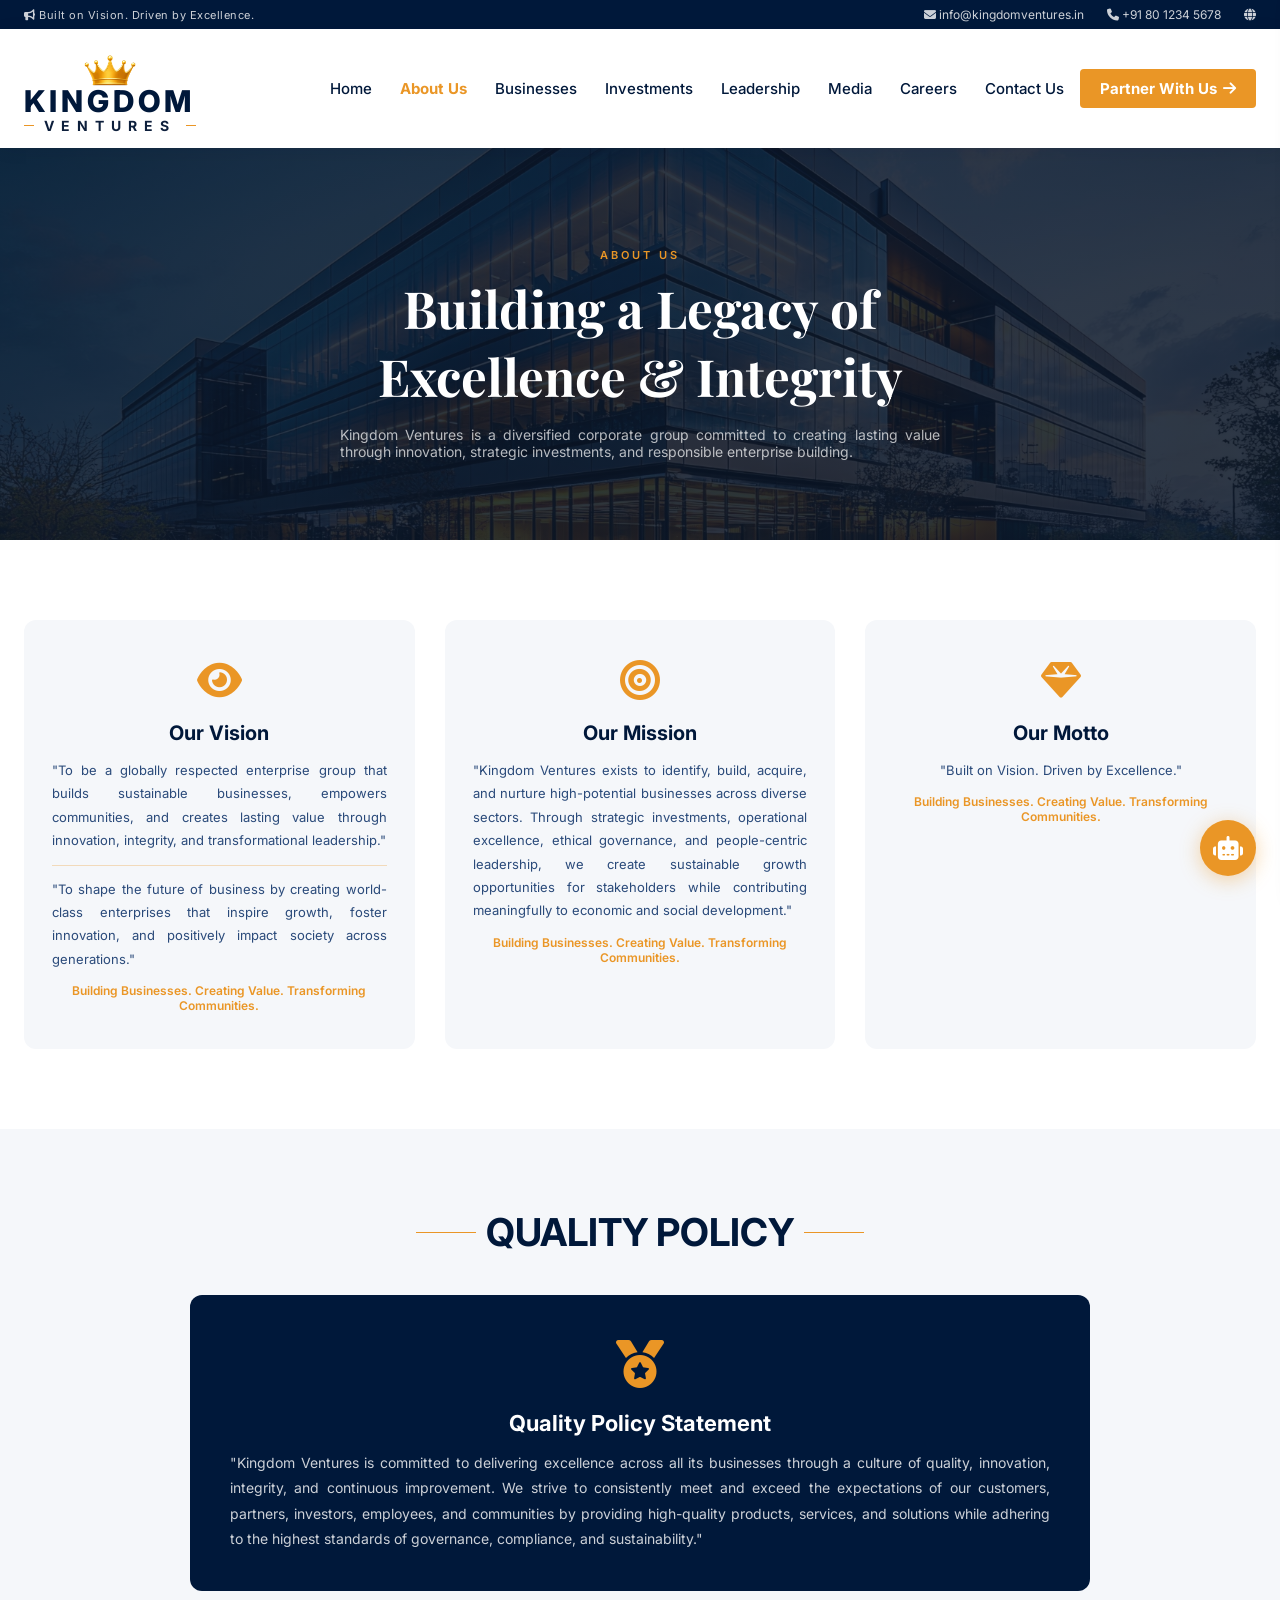
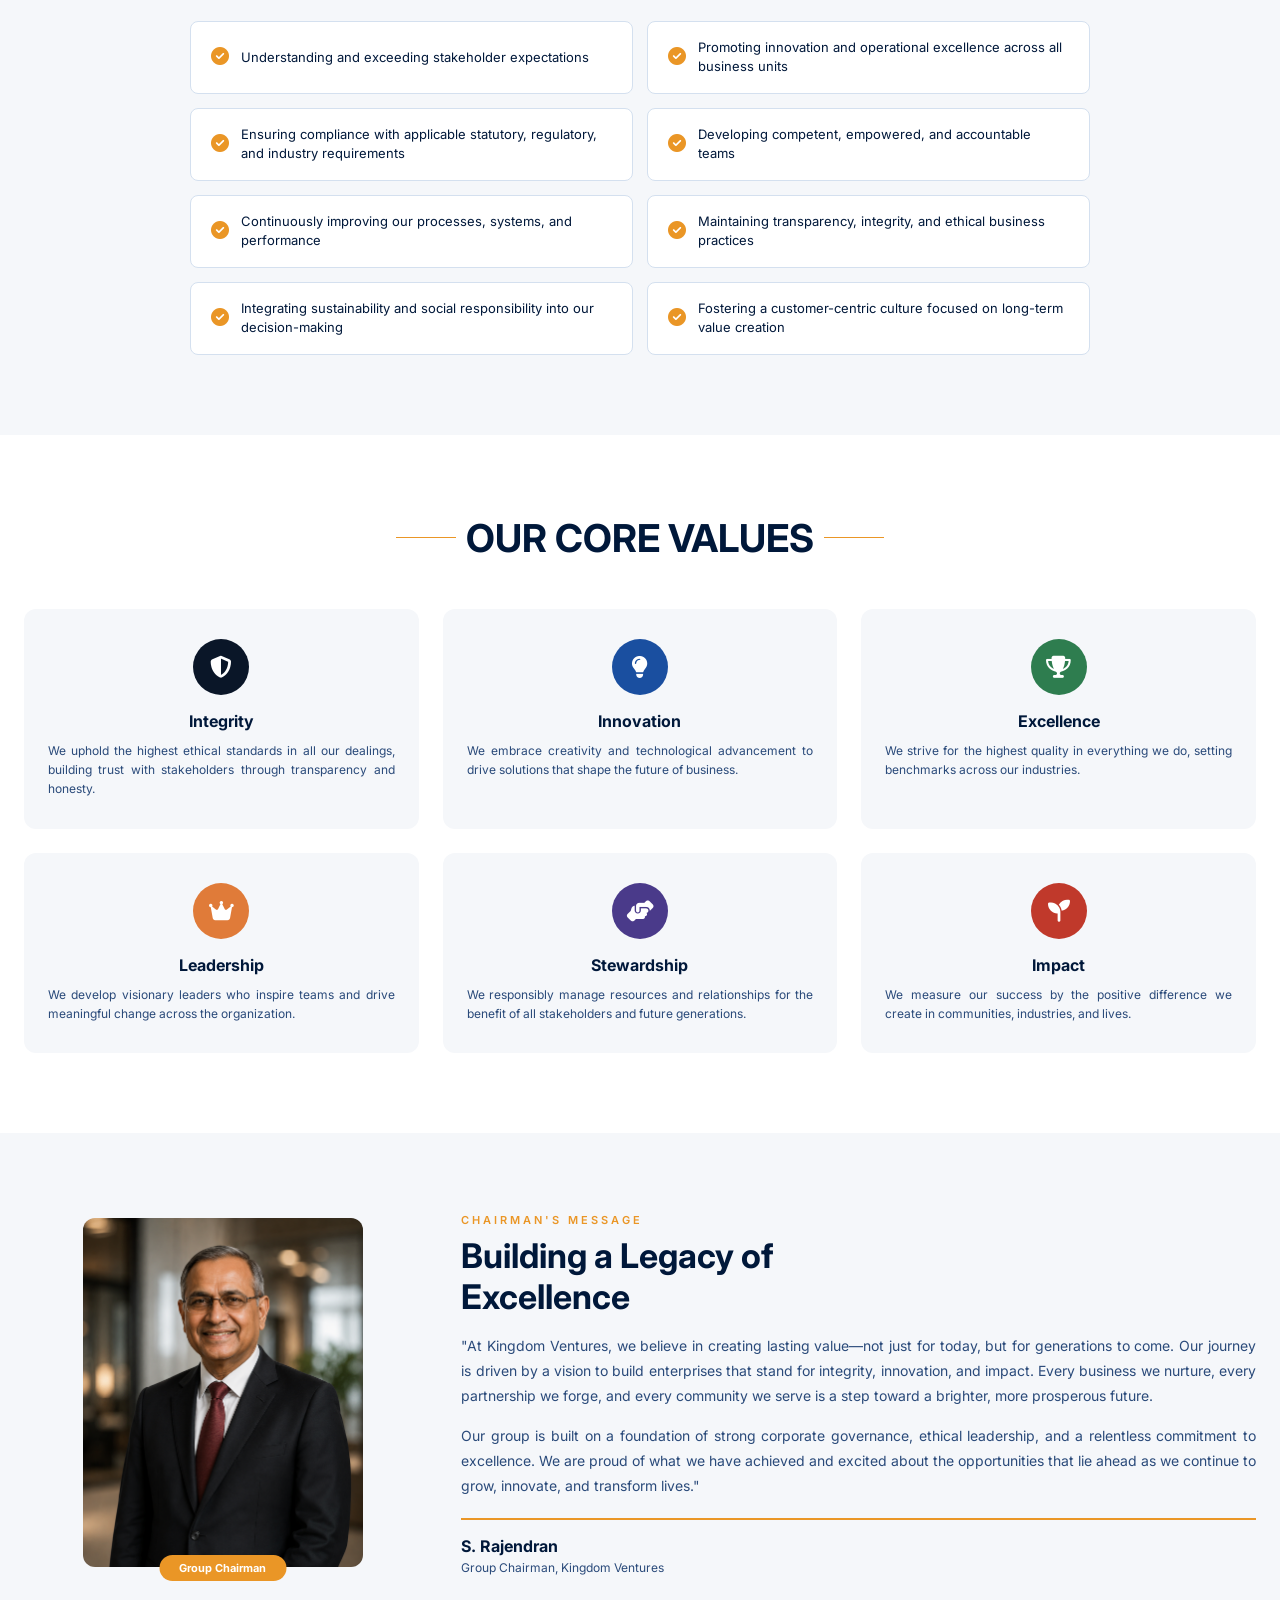
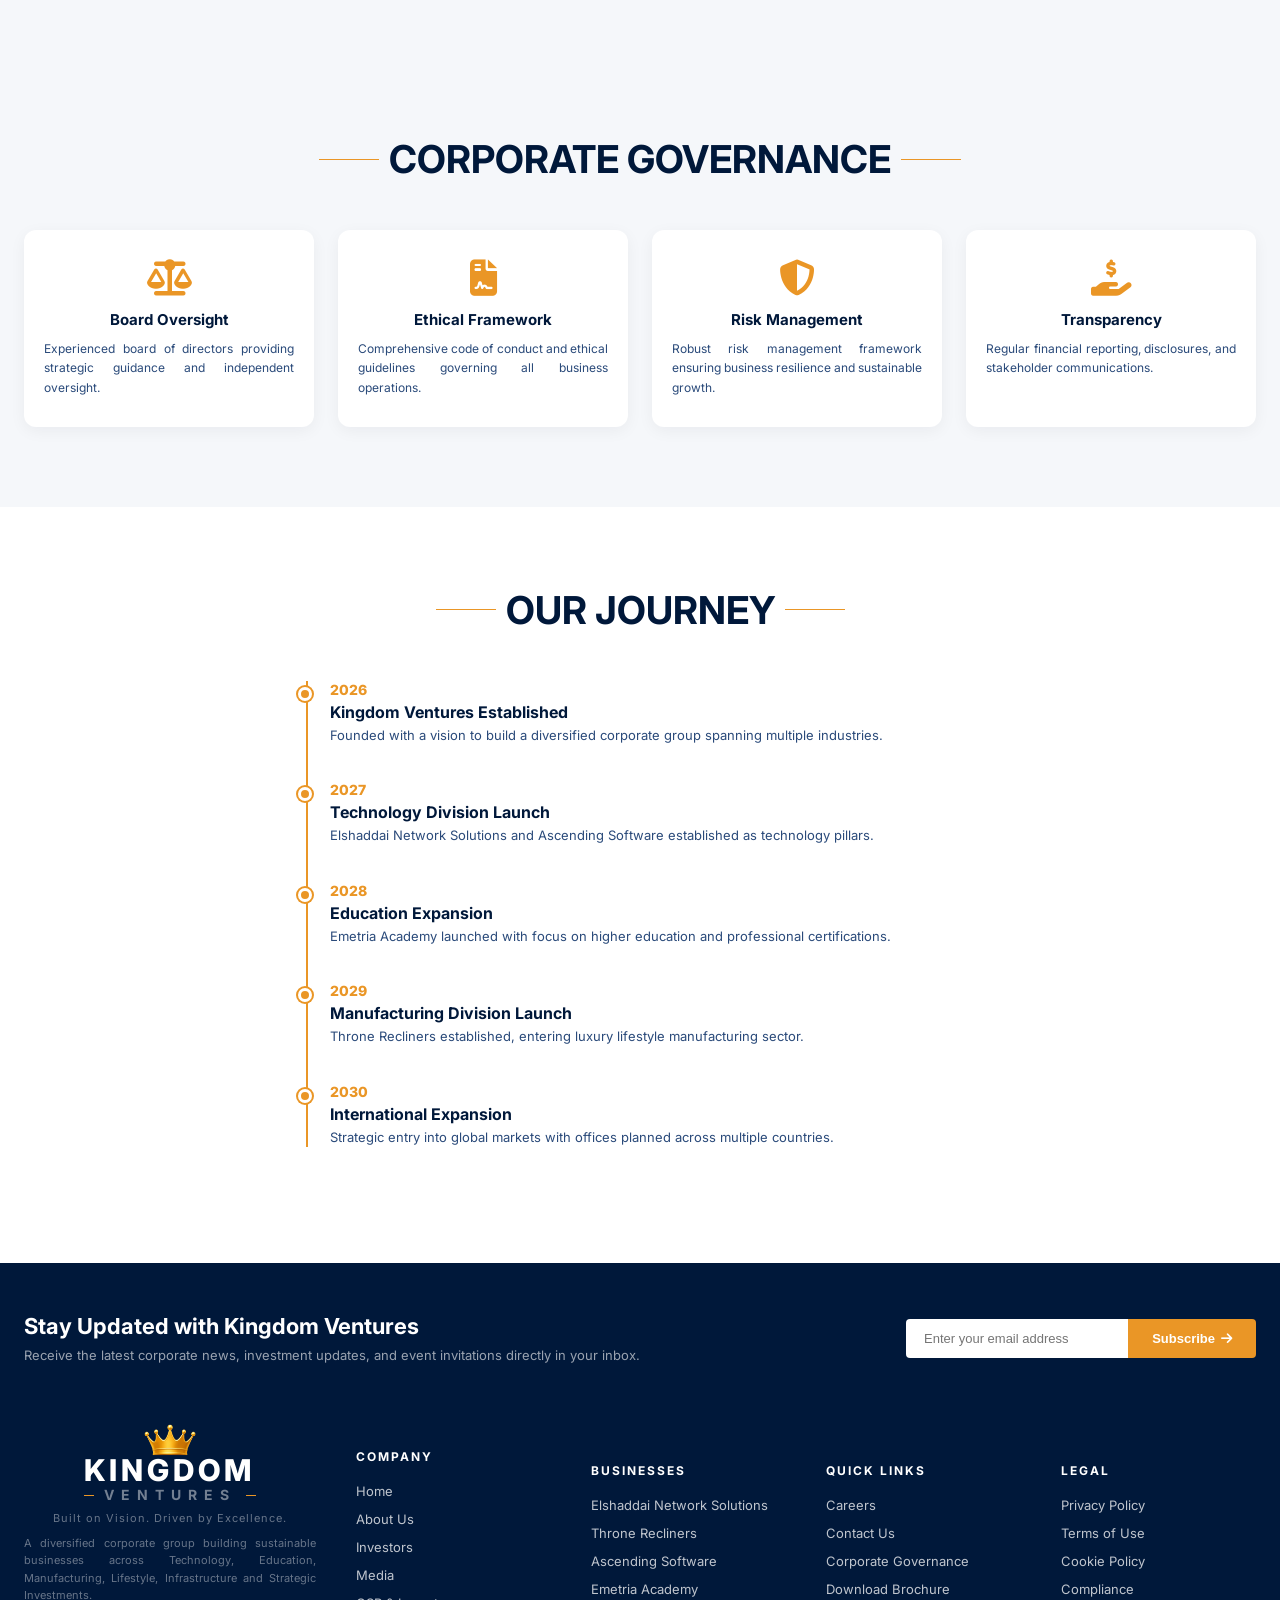
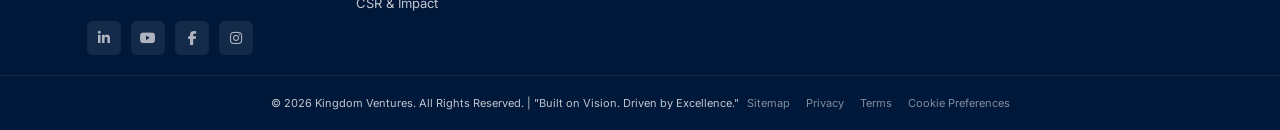
<file: pages/about.html>
<!DOCTYPE html>
<html lang="en">
<head>
<meta charset="UTF-8">
<meta name="viewport" content="width=device-width, initial-scale=1.0">
<title>About Us - Kingdom Ventures</title>
<meta name="description" content="Learn about Kingdom Ventures - our vision, mission, values, leadership, and corporate governance.">
<link href="https://fonts.googleapis.com/css2?family=Playfair+Display:wght@400;600;700;800&family=Inter:wght@300;400;500;600;700;800&display=swap" rel="stylesheet">
<link rel="stylesheet" href="https://cdnjs.cloudflare.com/ajax/libs/font-awesome/6.5.0/css/all.min.css">
<link rel="stylesheet" href="../style.css">
</head>
<body>

<!-- TOP BAR -->
<div class="top-bar">
  <div class="inner">
    <span class="left"><i class="fas fa-bullhorn"></i> Built on Vision. Driven by Excellence.</span>
    <div>
      <a href="mailto:info@kingdomventures.in"><i class="fas fa-envelope"></i> info@kingdomventures.in</a>
      <a href="tel:+918012345678"><i class="fas fa-phone"></i> +91 80 1234 5678</a>
      <a href="#"><i class="fas fa-globe"></i></a>
    </div>
  </div>
</div>

<!-- HEADER -->
<header>
  <div class="header-inner">
    <a href="../index.html" class="logo">
      <div class="logo-icon" style="width:80px;height:41px;">
        <img src="../images/Crown.png" style="width:100%;" alt="Kingdom Ventures">
      </div>
      <div class="logo-text">
        <span class="name">KINGDOM</span>
        <div style="display:flex;align-items:center;gap:10px;">
          <div class="section-divider" style="width:10px;height:1px;"></div>
          <span class="sub">VENTURES</span>
          <div class="section-divider" style="width:10px;height:1px;"></div>
        </div>
      </div>
    </a>
    <nav id="navbar">
      <a href="../index.html">Home</a>
      <a href="about.html" class="active">About Us</a>
      <a href="businesses.html">Businesses</a>
      <a href="investors.html">Investments</a>
      <a href="leadership.html">Leadership</a>
      <a href="media.html">Media</a>
      <a href="careers.html">Careers</a>
      <a href="contact.html">Contact Us</a>
      <a href="#" class="btn-partner">Partner With Us <i class="fas fa-arrow-right"></i></a>
    </nav>
    <button class="hamburger" id="hamburger"><i class="fas fa-bars"></i></button>
  </div>
</header>

<!-- MOBILE SIDEBAR OVERLAY -->
<div class="mobile-overlay" id="mobileOverlay"></div>
<div class="mobile-sidebar" id="mobileSidebar">
  <button class="mobile-close" id="mobileClose"><i class="fas fa-times"></i></button>
  <div class="mobile-sidebar-links">
    <a href="../index.html">Home</a>
    <a href="about.html">About Us</a>
    <a href="businesses.html">Businesses</a>
    <a href="investors.html">Investments</a>
      <a href="leadership.html">Leadership</a>
    <a href="media.html">Media</a>
    <a href="careers.html">Careers</a>
    <a href="contact.html">Contact Us</a>
    <a href="#" class="btn-partner" style="margin-top:20px;display:flex;justify-content:center;">Partner With Us <i class="fas fa-arrow-right"></i></a>
  </div>
</div>

<!-- PAGE HERO -->
<section class="page-hero" style="background-image:linear-gradient(rgba(10,22,40,0.85),rgba(10,22,40,0.85)),url('../images/2.jpeg');padding:100px 0 80px;">
  <div class="container" style="text-align:center;">
    <div class="section-label" style="color:var(--gold);margin-bottom:12px;">ABOUT US</div>
    <h1 style="font-family:'Playfair Display',serif;font-size:clamp(32px,4vw,52px);color:var(--white);margin-bottom:16px;">Building a Legacy of<br>Excellence & Integrity</h1>
    <p style="color:rgba(255,255,255,0.7);max-width:600px;margin:0 auto;font-size:14px;">Kingdom Ventures is a diversified corporate group committed to creating lasting value through innovation, strategic investments, and responsible enterprise building.</p>
  </div>
</section>

<!-- VISION MISSION -->
<section>
  <div class="container">
    <div class="about-vmq">
      <div class="about-vmq-card fade-up">
        <div class="about-vmq-icon"><i class="fas fa-eye"></i></div>
        <h3>Our Vision</h3>
        <p>"To be a globally respected enterprise group that builds sustainable businesses, empowers communities, and creates lasting value through innovation, integrity, and transformational leadership."</p>
        <p class="vision-extra">"To shape the future of business by creating world-class enterprises that inspire growth, foster innovation, and positively impact society across generations."</p>
        <div class="motto-line">Building Businesses. Creating Value. Transforming Communities.</div>
      </div>
      <div class="about-vmq-card fade-up fade-up-delay-1">
        <div class="about-vmq-icon"><i class="fas fa-bullseye"></i></div>
        <h3>Our Mission</h3>
        <p>"Kingdom Ventures exists to identify, build, acquire, and nurture high-potential businesses across diverse sectors. Through strategic investments, operational excellence, ethical governance, and people-centric leadership, we create sustainable growth opportunities for stakeholders while contributing meaningfully to economic and social development."</p>
        <div class="motto-line">Building Businesses. Creating Value. Transforming Communities.</div>
      </div>
      <div class="about-vmq-card fade-up fade-up-delay-2">
        <div class="about-vmq-icon"><i class="fas fa-gem"></i></div>
        <h3>Our Motto</h3>
        <p style="text-align: center !important;">"Built on Vision. Driven by Excellence."</p>
        <div class="motto-line">Building Businesses. Creating Value. Transforming Communities.</div>
      </div>
    </div>
  </div>
</section>

<!-- QUALITY POLICY -->
<section style="background:var(--light);">
  <div class="container">
    <div class="section-center">
      <div class="section-divider"></div>
      <h2 class="section-title">QUALITY POLICY</h2>
      <div class="section-divider"></div>
    </div>
    <div class="quality-full">
      <div class="quality-full-card fade-up">
        <div class="quality-full-icon"><i class="fas fa-medal"></i></div>
        <h3>Quality Policy Statement</h3>
        <p>"Kingdom Ventures is committed to delivering excellence across all its businesses through a culture of quality, innovation, integrity, and continuous improvement. We strive to consistently meet and exceed the expectations of our customers, partners, investors, employees, and communities by providing high-quality products, services, and solutions while adhering to the highest standards of governance, compliance, and sustainability."</p>
      </div>
      <div class="quality-principles">
        <div class="qp-item fade-up">
          <i class="fas fa-check-circle"></i>
          <span>Understanding and exceeding stakeholder expectations</span>
        </div>
        <div class="qp-item fade-up fade-up-delay-1">
          <i class="fas fa-check-circle"></i>
          <span>Promoting innovation and operational excellence across all business units</span>
        </div>
        <div class="qp-item fade-up fade-up-delay-2">
          <i class="fas fa-check-circle"></i>
          <span>Ensuring compliance with applicable statutory, regulatory, and industry requirements</span>
        </div>
        <div class="qp-item fade-up fade-up-delay-3">
          <i class="fas fa-check-circle"></i>
          <span>Developing competent, empowered, and accountable teams</span>
        </div>
        <div class="qp-item fade-up fade-up-delay-4">
          <i class="fas fa-check-circle"></i>
          <span>Continuously improving our processes, systems, and performance</span>
        </div>
        <div class="qp-item fade-up fade-up-delay-5">
          <i class="fas fa-check-circle"></i>
          <span>Maintaining transparency, integrity, and ethical business practices</span>
        </div>
        <div class="qp-item fade-up fade-up-delay-6">
          <i class="fas fa-check-circle"></i>
          <span>Integrating sustainability and social responsibility into our decision-making</span>
        </div>
        <div class="qp-item fade-up fade-up-delay-7">
          <i class="fas fa-check-circle"></i>
          <span>Fostering a customer-centric culture focused on long-term value creation</span>
        </div>
      </div>
    </div>
  </div>
</section>

<!-- CORE VALUES -->
<section>
  <div class="container">
    <div class="section-center">
      <div class="section-divider"></div>
      <h2 class="section-title">OUR CORE VALUES</h2>
      <div class="section-divider"></div>
    </div>
    <div class="values-grid-about">
      <div class="value-card-about fade-up">
        <div class="value-card-icon" style="background:#0a1628;"><i class="fas fa-shield-alt"></i></div>
        <h4>Integrity</h4>
        <p>We uphold the highest ethical standards in all our dealings, building trust with stakeholders through transparency and honesty.</p>
      </div>
      <div class="value-card-about fade-up fade-up-delay-1">
        <div class="value-card-icon" style="background:#1a4fa0;"><i class="fas fa-lightbulb"></i></div>
        <h4>Innovation</h4>
        <p>We embrace creativity and technological advancement to drive solutions that shape the future of business.</p>
      </div>
      <div class="value-card-about fade-up fade-up-delay-2">
        <div class="value-card-icon" style="background:#2e7d4f;"><i class="fas fa-trophy"></i></div>
        <h4>Excellence</h4>
        <p>We strive for the highest quality in everything we do, setting benchmarks across our industries.</p>
      </div>
      <div class="value-card-about fade-up fade-up-delay-3">
        <div class="value-card-icon" style="background:#e07b39;"><i class="fas fa-crown"></i></div>
        <h4>Leadership</h4>
        <p>We develop visionary leaders who inspire teams and drive meaningful change across the organization.</p>
      </div>
      <div class="value-card-about fade-up fade-up-delay-4">
        <div class="value-card-icon" style="background:#4a3a8a;"><i class="fas fa-hands-helping"></i></div>
        <h4>Stewardship</h4>
        <p>We responsibly manage resources and relationships for the benefit of all stakeholders and future generations.</p>
      </div>
      <div class="value-card-about fade-up fade-up-delay-5">
        <div class="value-card-icon" style="background:#c0392b;"><i class="fas fa-seedling"></i></div>
        <h4>Impact</h4>
        <p>We measure our success by the positive difference we create in communities, industries, and lives.</p>
      </div>
    </div>
  </div>
</section>

<!-- CHAIRMAN'S MESSAGE FULL -->
<section class="chairman-full-section">
  <div class="container">
    <div class="chairman-full-grid">
      <div class="chairman-full-img fade-up">
        <img src="../images/6.png" alt="Chairman">
        <div class="chairman-full-badge">Group Chairman</div>
      </div>
      <div class="chairman-full-msg fade-up fade-up-delay-1">
        <div class="section-label">CHAIRMAN'S MESSAGE</div>
        <h2>Building a Legacy of<br>Excellence</h2>
        <div class="chairman-full-text">
          <p>"At Kingdom Ventures, we believe in creating lasting value—not just for today, but for generations to come. Our journey is driven by a vision to build enterprises that stand for integrity, innovation, and impact. Every business we nurture, every partnership we forge, and every community we serve is a step toward a brighter, more prosperous future.</p>
          <p>Our group is built on a foundation of strong corporate governance, ethical leadership, and a relentless commitment to excellence. We are proud of what we have achieved and excited about the opportunities that lie ahead as we continue to grow, innovate, and transform lives."</p>
        </div>
        <div class="chairman-signature">
          <strong>S. Rajendran</strong>
          <span>Group Chairman, Kingdom Ventures</span>
        </div>
      </div>
    </div>
  </div>
</section>

<!-- CORPORATE GOVERNANCE -->
<section style="background:var(--light);">
  <div class="container">
    <div class="section-center">
      <div class="section-divider"></div>
      <h2 class="section-title">CORPORATE GOVERNANCE</h2>
      <div class="section-divider"></div>
    </div>
    <div class="gov-grid">
      <div class="gov-card fade-up">
        <i class="fas fa-balance-scale"></i>
        <h4>Board Oversight</h4>
        <p>Experienced board of directors providing strategic guidance and independent oversight.</p>
      </div>
      <div class="gov-card fade-up fade-up-delay-1">
        <i class="fas fa-file-contract"></i>
        <h4>Ethical Framework</h4>
        <p>Comprehensive code of conduct and ethical guidelines governing all business operations.</p>
      </div>
      <div class="gov-card fade-up fade-up-delay-2">
        <i class="fas fa-shield-alt"></i>
        <h4>Risk Management</h4>
        <p>Robust risk management framework ensuring business resilience and sustainable growth.</p>
      </div>
      <div class="gov-card fade-up fade-up-delay-3">
        <i class="fas fa-hand-holding-usd"></i>
        <h4>Transparency</h4>
        <p>Regular financial reporting, disclosures, and stakeholder communications.</p>
      </div>
    </div>
  </div>
</section>

<!-- JOURNEY / TIMELINE -->
<section>
  <div class="container">
    <div class="section-center">
      <div class="section-divider"></div>
      <h2 class="section-title">OUR JOURNEY</h2>
      <div class="section-divider"></div>
    </div>
    <div class="timeline-vertical">
      <div class="tlv-item fade-up">
        <div class="tlv-year">2026</div>
        <div class="tlv-content">
          <h4>Kingdom Ventures Established</h4>
          <p>Founded with a vision to build a diversified corporate group spanning multiple industries.</p>
        </div>
      </div>
      <div class="tlv-item fade-up fade-up-delay-1">
        <div class="tlv-year">2027</div>
        <div class="tlv-content">
          <h4>Technology Division Launch</h4>
          <p>Elshaddai Network Solutions and Ascending Software established as technology pillars.</p>
        </div>
      </div>
      <div class="tlv-item fade-up fade-up-delay-2">
        <div class="tlv-year">2028</div>
        <div class="tlv-content">
          <h4>Education Expansion</h4>
          <p>Emetria Academy launched with focus on higher education and professional certifications.</p>
        </div>
      </div>
      <div class="tlv-item fade-up fade-up-delay-3">
        <div class="tlv-year">2029</div>
        <div class="tlv-content">
          <h4>Manufacturing Division Launch</h4>
          <p>Throne Recliners established, entering luxury lifestyle manufacturing sector.</p>
        </div>
      </div>
      <div class="tlv-item fade-up fade-up-delay-4">
        <div class="tlv-year">2030</div>
        <div class="tlv-content">
          <h4>International Expansion</h4>
          <p>Strategic entry into global markets with offices planned across multiple countries.</p>
        </div>
      </div>
    </div>
  </div>
</section>


<!-- NEWSLETTER -->
<section class="newsletter-section">
  <div class="container">
    <div class="newsletter-banner">
      <div>
        <h3>Stay Updated with Kingdom Ventures</h3>
        <p>Receive the latest corporate news, investment updates, and event invitations directly in your inbox.</p>
      </div>
      <form class="newsletter-form" id="newsletterForm">
        <div class="newsletter-input-group">
          <input type="email" placeholder="Enter your email address" required>
          <button type="submit">Subscribe <i class="fas fa-arrow-right"></i></button>
        </div>
      </form>
    </div>
  </div>
</section>

<!-- FOOTER -->
<footer>
  <div class="footer-main">
    <div class="container">
      <div class="footer-grid">
        <div class="footer-brand">
          <div class="logo">
            <div class="logo-icon" style="width:80px;height:41px;">
              <img src="../images/Crown.png" style="width:100%;" alt="Kingdom Ventures">
            </div>
            <div class="logo-text">
        <span class="name">KINGDOM</span>
        <div style="display:flex;align-items:center;gap:10px;">
          <div class="section-divider" style="width:10px;height:1px;"></div>
          <span class="sub">VENTURES</span>
          <div class="section-divider" style="width:10px;height:1px;"></div>
        </div>
      </div>
          </div>
          <div class="footer-tagline">Built on Vision. Driven by Excellence.</div>
          <div class="footer-desc">A diversified corporate group building sustainable businesses across Technology, Education, Manufacturing, Lifestyle, Infrastructure and Strategic Investments.</div>
          <div class="footer-socials">
            <a href="#" class="social-btn"><i class="fab fa-linkedin-in"></i></a>
            <a href="#" class="social-btn"><i class="fab fa-youtube"></i></a>
            <a href="#" class="social-btn"><i class="fab fa-facebook-f"></i></a>
            <a href="#" class="social-btn"><i class="fab fa-instagram"></i></a>
          </div>
        </div>
        <div class="footer-col">
          <h5>Company</h5>
          <ul>
            <li><a href="../index.html">Home</a></li>
            <li><a href="about.html">About Us</a></li>
            <li><a href="investors.html">Investors</a></li>
            <li><a href="media.html">Media</a></li>
            <li><a href="csr.html">CSR & Impact</a></li>
          </ul>
        </div>
        <div class="footer-col">
          <h5>Businesses</h5>
          <ul>
            <li><a href="businesses.html">Elshaddai Network Solutions</a></li>
            <li><a href="businesses.html">Throne Recliners</a></li>
            <li><a href="businesses.html">Ascending Software</a></li>
            <li><a href="businesses.html">Emetria Academy</a></li>
          </ul>
        </div>
        <div class="footer-col">
          <h5>Quick Links</h5>
          <ul>
            <li><a href="careers.html">Careers</a></li>
            <li><a href="contact.html">Contact Us</a></li>
            <li><a href="#">Corporate Governance</a></li>
            <li><a href="#">Download Brochure</a></li>
          </ul>
        </div>
        <div class="footer-col">
          <h5>Legal</h5>
          <ul>
            <li><a href="#">Privacy Policy</a></li>
            <li><a href="#">Terms of Use</a></li>
            <li><a href="#">Cookie Policy</a></li>
            <li><a href="#">Compliance</a></li>
          </ul>
        </div>
      </div>
    </div>
  </div>
  <div class="footer-bottom">
    <div class="container">
      <div class="footer-bottom-inner">
        <span>© 2026 Kingdom Ventures. All Rights Reserved. | "Built on Vision. Driven by Excellence."</span>
        <div class="footer-bottom-links">
          <a href="#">Sitemap</a>
          <a href="#">Privacy</a>
          <a href="#">Terms</a>
          <a href="#">Cookie Preferences</a>
        </div>
      </div>
    </div>
  </div>
</footer>

<!-- SCROLL TO TOP -->
<button id="scrollToTop" class="scroll-to-top" title="Back to Top">
  <i class="fas fa-arrow-up"></i>
</button>

<!-- AI CHAT ASSISTANT -->
<div class="ai-chat-btn" id="aiChatBtn">
  <i class="fas fa-robot"></i>
</div>
<div class="ai-chat-window" id="aiChatWindow">
  <div class="chat-header">
    <span><i class="fas fa-robot"></i> KV Assistant</span>
    <button id="chatClose"><i class="fas fa-times"></i></button>
  </div>
  <div class="chat-body" id="chatBody">
    <div class="chat-msg bot">
      <div class="msg-content">Welcome to Kingdom Ventures! How can I help you today?<br><br>
        <span class="chat-quick" data-q="Tell me about Emetria Academy">📚 Emetria Academy</span>
        <span class="chat-quick" data-q="Show Throne Recliners">🛋️ Throne Recliners</span>
        <span class="chat-quick" data-q="Career Opportunities">💼 Careers</span>
        <span class="chat-quick" data-q="Contact Information">📞 Contact</span>
      </div>
    </div>
  </div>
  <div class="chat-input">
    <input type="text" id="chatInput" placeholder="Type your question...">
    <button id="chatSend"><i class="fas fa-paper-plane"></i></button>
  </div>
</div>


<script src="../js/main.js"></script>
</body>
</html>
</file>
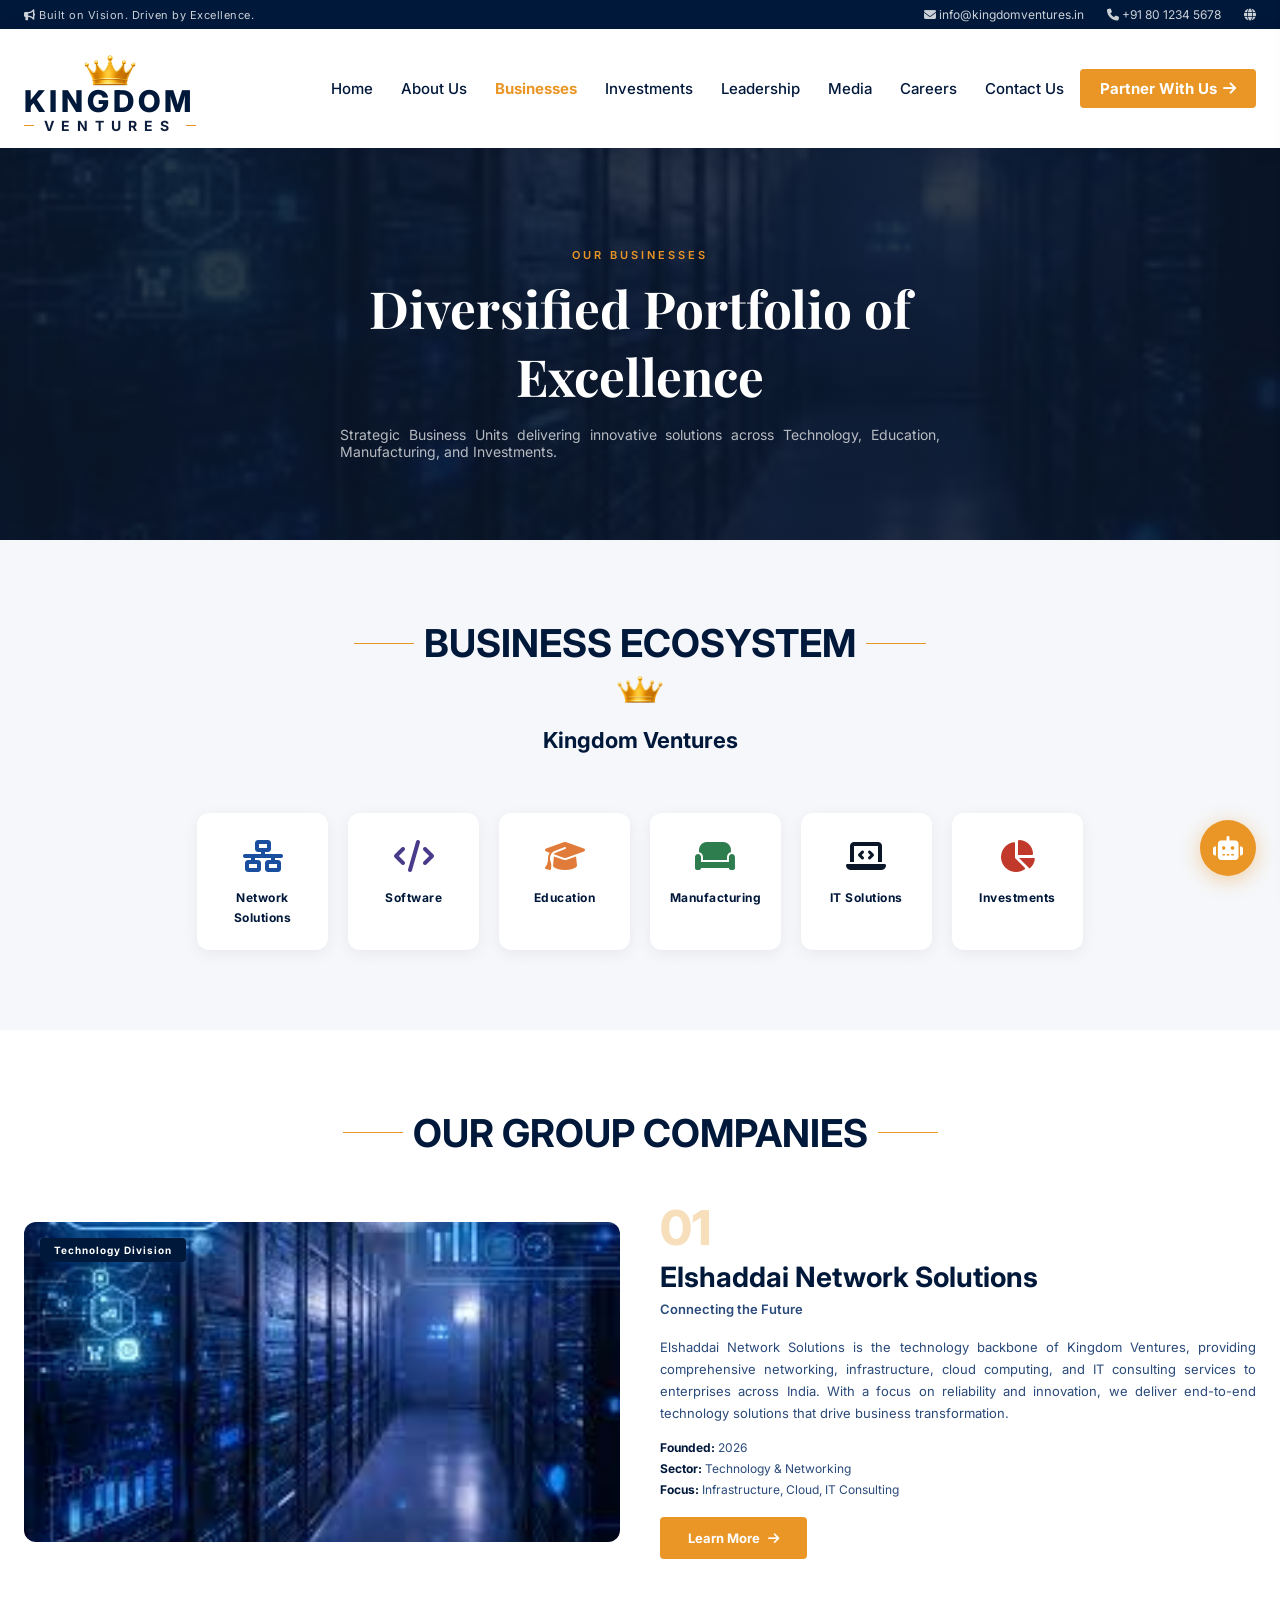
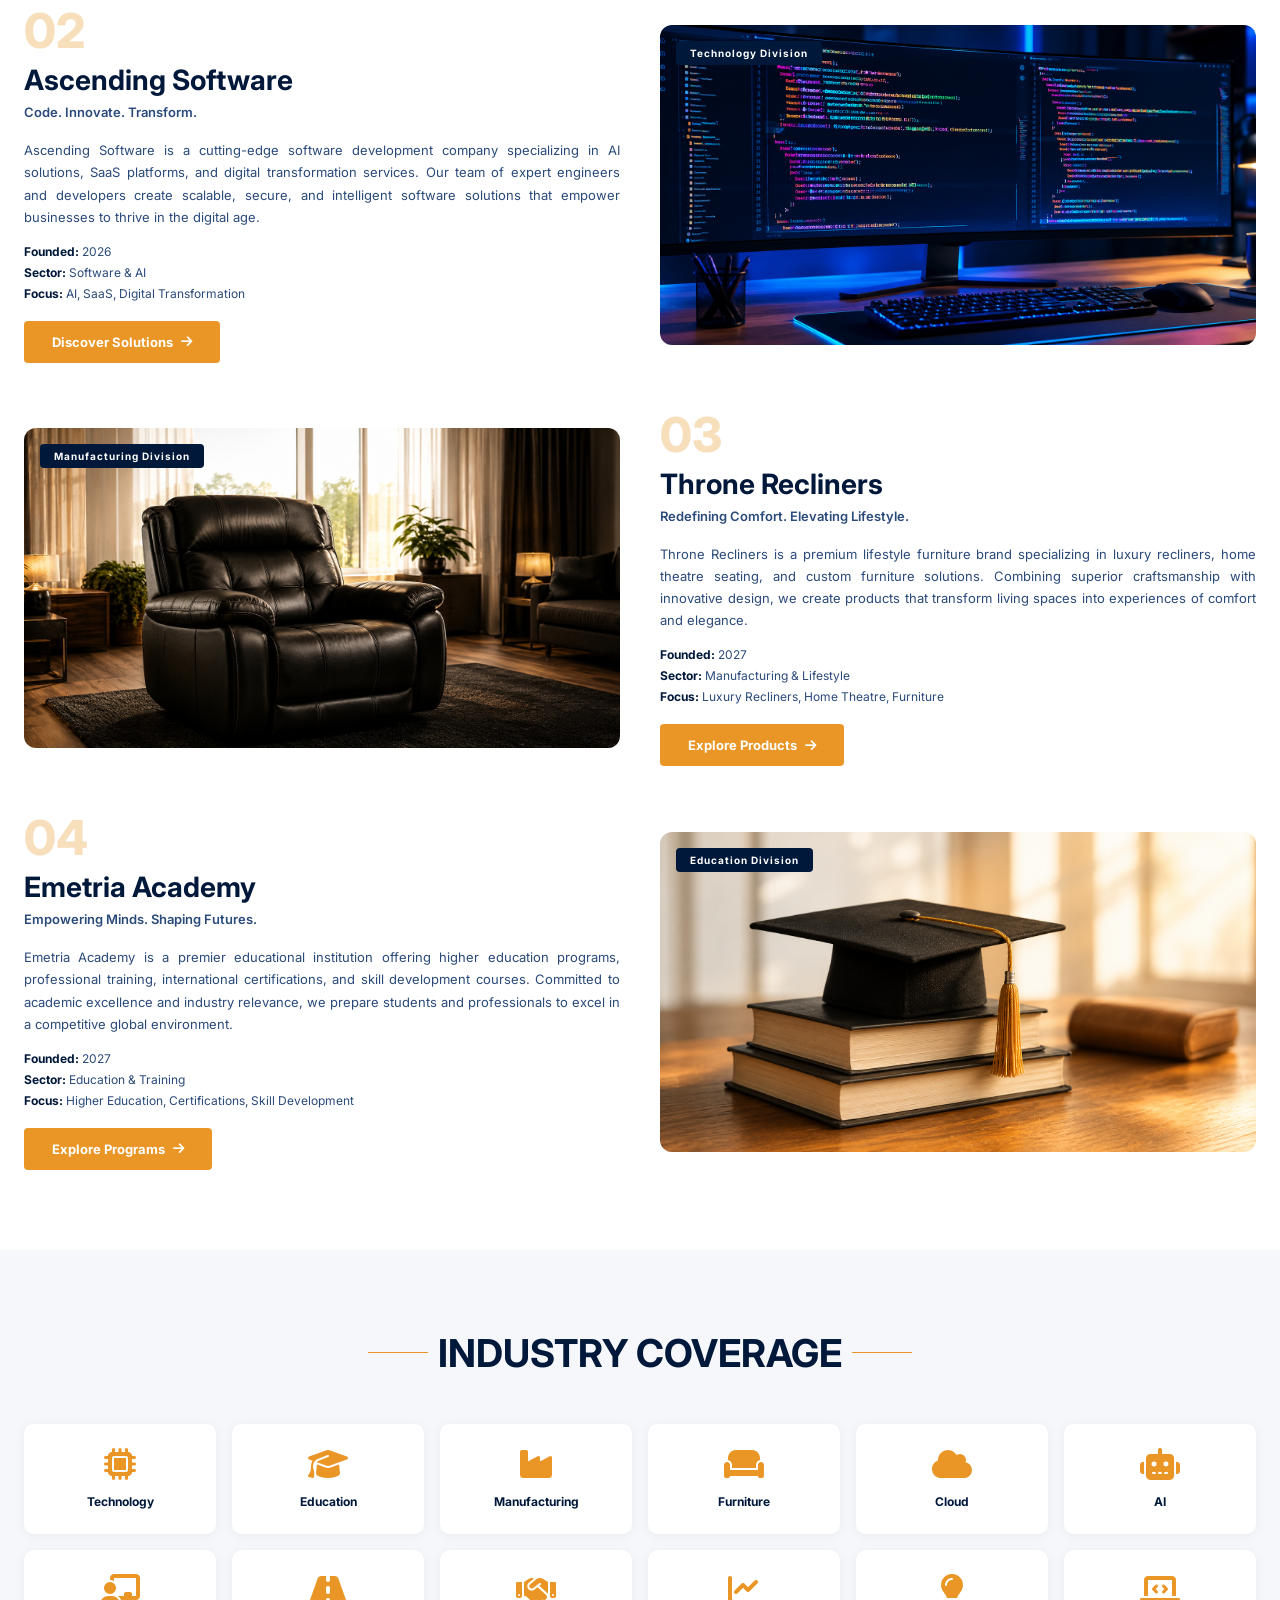
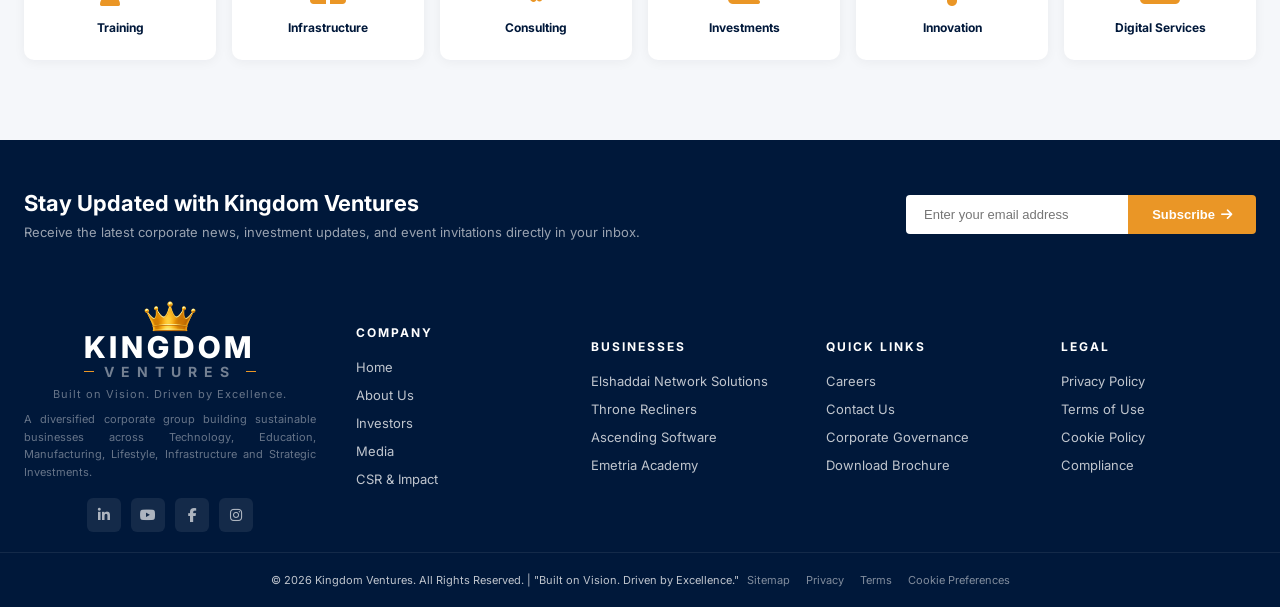
<file: pages/businesses.html>
<!DOCTYPE html>
<html lang="en">
<head>
<meta charset="UTF-8">
<meta name="viewport" content="width=device-width, initial-scale=1.0">
<title>Our Businesses - Kingdom Ventures</title>
<meta name="description" content="Explore Kingdom Ventures' diverse portfolio of businesses including Technology, Education, Manufacturing, and Investments.">
<link href="https://fonts.googleapis.com/css2?family=Playfair+Display:wght@400;600;700;800&family=Inter:wght@300;400;500;600;700;800&display=swap" rel="stylesheet">
<link rel="stylesheet" href="https://cdnjs.cloudflare.com/ajax/libs/font-awesome/6.5.0/css/all.min.css">
<link rel="stylesheet" href="../style.css">
</head>
<body>

<div class="top-bar">
  <div class="inner">
    <span class="left"><i class="fas fa-bullhorn"></i> Built on Vision. Driven by Excellence.</span>
    <div>
      <a href="mailto:info@kingdomventures.in"><i class="fas fa-envelope"></i> info@kingdomventures.in</a>
      <a href="tel:+918012345678"><i class="fas fa-phone"></i> +91 80 1234 5678</a>
      <a href="#"><i class="fas fa-globe"></i></a>
    </div>
  </div>
</div>

<header>
  <div class="header-inner">
    <a href="../index.html" class="logo">
      <div class="logo-icon" style="width:80px;height:41px;"><img src="../images/Crown.png" style="width:100%;" alt="Kingdom Ventures"></div>
      <div class="logo-text">
        <span class="name">KINGDOM</span>
        <div style="display:flex;align-items:center;gap:10px;">
          <div class="section-divider" style="width:10px;height:1px;"></div>
          <span class="sub">VENTURES</span>
          <div class="section-divider" style="width:10px;height:1px;"></div>
        </div>
      </div>
    </a>
    <nav>
      <a href="../index.html">Home</a>
      <a href="about.html">About Us</a>
      <a href="businesses.html" class="active">Businesses</a>
      <a href="investors.html">Investments</a>
      <a href="leadership.html">Leadership</a>
      <a href="media.html">Media</a>
      <a href="careers.html">Careers</a>
      <a href="contact.html">Contact Us</a>
      <a href="#" class="btn-partner">Partner With Us <i class="fas fa-arrow-right"></i></a>
    </nav>
    <button class="hamburger" id="hamburger"><i class="fas fa-bars"></i></button>
  </div>
</header>

<div class="mobile-overlay" id="mobileOverlay"></div>
<div class="mobile-sidebar" id="mobileSidebar">
  <button class="mobile-close" id="mobileClose"><i class="fas fa-times"></i></button>
  <div class="mobile-sidebar-links">
    <a href="../index.html">Home</a>
    <a href="about.html">About Us</a>
    <a href="businesses.html">Businesses</a>
    <a href="investors.html">Investments</a>
    <a href="leadership.html">Leadership</a>
    <a href="media.html">Media</a>
    <a href="careers.html">Careers</a>
    <a href="contact.html">Contact Us</a>
    <a href="#" class="btn-partner" style="margin-top:20px;display:flex;justify-content:center;">Partner With Us <i class="fas fa-arrow-right"></i></a>
  </div>
</div>

<!-- PAGE HERO -->
<section class="page-hero" style="background-image:linear-gradient(rgba(10,22,40,0.85),rgba(10,22,40,0.85)),url('../images/3.jpg');padding:100px 0 80px;">
  <div class="container" style="text-align:center;">
    <div class="section-label" style="color:var(--gold);margin-bottom:12px;">OUR BUSINESSES</div>
    <h1 style="font-family:'Playfair Display',serif;font-size:clamp(32px,4vw,52px);color:var(--white);margin-bottom:16px;">Diversified Portfolio of<br>Excellence</h1>
    <p style="color:rgba(255,255,255,0.7);max-width:600px;margin:0 auto;font-size:14px;">Strategic Business Units delivering innovative solutions across Technology, Education, Manufacturing, and Investments.</p>
  </div>
</section>

<!-- BUSINESS ECOSYSTEM -->
<section class="ecosystem-section">
  <div class="container">
    <div class="section-center">
      <div class="section-divider"></div>
      <h2 class="section-title">BUSINESS ECOSYSTEM</h2>
      <div class="section-divider"></div>
    </div>
    <div class="ecosystem">
      <div class="eco-center">
        <img src="../images/Crown.png" alt="Kingdom Ventures">
        <h3>Kingdom Ventures</h3>
      </div>
      <div class="eco-nodes">
        <div class="eco-node eco-node-1">
          <div class="eco-icon"><i class="fas fa-network-wired"></i></div>
          <span>Network Solutions</span>
          <div class="eco-tooltip">
            <h4>Elshaddai Network Solutions</h4>
            <p>Technology Division delivering networking, infrastructure, cloud and IT consulting services.</p>
          </div>
        </div>
        <div class="eco-node eco-node-2">
          <div class="eco-icon"><i class="fas fa-code"></i></div>
          <span>Software</span>
          <div class="eco-tooltip">
            <h4>Ascending Software</h4>
            <p>Software development, AI solutions, SaaS and digital transformation services.</p>
          </div>
        </div>
        <div class="eco-node eco-node-3">
          <div class="eco-icon"><i class="fas fa-graduation-cap"></i></div>
          <span>Education</span>
          <div class="eco-tooltip">
            <h4>Emetria Academy</h4>
            <p>Higher education, professional training, international certifications and skill development.</p>
          </div>
        </div>
        <div class="eco-node eco-node-4">
          <div class="eco-icon"><i class="fas fa-couch"></i></div>
          <span>Manufacturing</span>
          <div class="eco-tooltip">
            <h4>Throne Recliners</h4>
            <p>Luxury recliners, home theatre seating and premium lifestyle furniture manufacturing.</p>
          </div>
        </div>
        <div class="eco-node eco-node-5">
          <div class="eco-icon"><i class="fas fa-laptop-code"></i></div>
          <span>IT Solutions</span>
          <div class="eco-tooltip">
            <h4>IT Solutions Division</h4>
            <p>Enterprise IT solutions, digital transformation, cloud services and technology consulting.</p>
          </div>
        </div>
        <div class="eco-node eco-node-6">
          <div class="eco-icon"><i class="fas fa-chart-pie"></i></div>
          <span>Investments</span>
          <div class="eco-tooltip">
            <h4>Strategic Investments</h4>
            <p>Venture capital, strategic investments, M&A advisory and business incubation.</p>
          </div>
        </div>
      </div>
    </div>
  </div>
</section>

<!-- COMPANY SHOWCASES -->
<section>
  <div class="container">
    <div class="section-center">
      <div class="section-divider"></div>
      <h2 class="section-title">OUR GROUP COMPANIES</h2>
      <div class="section-divider"></div>
    </div>

    <!-- Company 1: Elshaddai -->
    <div class="company-showcase fade-up">
      <div class="company-img" style="background-image:url('../images/3.jpg');">
        <div class="company-badge">Technology Division</div>
      </div>
      <div class="company-info">
        <div class="company-number">01</div>
        <h3>Elshaddai Network Solutions</h3>
        <p class="company-tagline">Connecting the Future</p>
        <p>Elshaddai Network Solutions is the technology backbone of Kingdom Ventures, providing comprehensive networking, infrastructure, cloud computing, and IT consulting services to enterprises across India. With a focus on reliability and innovation, we deliver end-to-end technology solutions that drive business transformation.</p>
        <div class="company-details">
          <div class="cd-item"><strong>Founded:</strong> 2026</div>
          <div class="cd-item"><strong>Sector:</strong> Technology & Networking</div>
          <div class="cd-item"><strong>Focus:</strong> Infrastructure, Cloud, IT Consulting</div>
        </div>
        <div class="company-cta">
          <a href="#" class="btn-primary" style="display:inline-flex;">Learn More <i class="fas fa-arrow-right"></i></a>
        </div>
      </div>
    </div>

    <!-- Company 2: Ascending Software -->
    <div class="company-showcase reverse fade-up fade-up-delay-1">
      <div class="company-img" style="background-image:url('../images/9.png');">
        <div class="company-badge">Technology Division</div>
      </div>
      <div class="company-info">
        <div class="company-number">02</div>
        <h3>Ascending Software</h3>
        <p class="company-tagline">Code. Innovate. Transform.</p>
        <p>Ascending Software is a cutting-edge software development company specializing in AI solutions, SaaS platforms, and digital transformation services. Our team of expert engineers and developers create scalable, secure, and intelligent software solutions that empower businesses to thrive in the digital age.</p>
        <div class="company-details">
          <div class="cd-item"><strong>Founded:</strong> 2026</div>
          <div class="cd-item"><strong>Sector:</strong> Software & AI</div>
          <div class="cd-item"><strong>Focus:</strong> AI, SaaS, Digital Transformation</div>
        </div>
        <div class="company-cta">
          <a href="#" class="btn-primary" style="display:inline-flex;">Discover Solutions <i class="fas fa-arrow-right"></i></a>
        </div>
      </div>
    </div>

    <!-- Company 3: Throne Recliners -->
    <div class="company-showcase fade-up fade-up-delay-2">
      <div class="company-img" style="background-image:url('../images/4.png');">
        <div class="company-badge">Manufacturing Division</div>
      </div>
      <div class="company-info">
        <div class="company-number">03</div>
        <h3>Throne Recliners</h3>
        <p class="company-tagline">Redefining Comfort. Elevating Lifestyle.</p>
        <p>Throne Recliners is a premium lifestyle furniture brand specializing in luxury recliners, home theatre seating, and custom furniture solutions. Combining superior craftsmanship with innovative design, we create products that transform living spaces into experiences of comfort and elegance.</p>
        <div class="company-details">
          <div class="cd-item"><strong>Founded:</strong> 2027</div>
          <div class="cd-item"><strong>Sector:</strong> Manufacturing & Lifestyle</div>
          <div class="cd-item"><strong>Focus:</strong> Luxury Recliners, Home Theatre, Furniture</div>
        </div>
        <div class="company-cta">
          <a href="#" class="btn-primary" style="display:inline-flex;">Explore Products <i class="fas fa-arrow-right"></i></a>
        </div>
      </div>
    </div>

    <!-- Company 4: Emetria Academy -->
    <div class="company-showcase reverse fade-up fade-up-delay-3">
      <div class="company-img" style="background-image:url('../images/5.png');">
        <div class="company-badge">Education Division</div>
      </div>
      <div class="company-info">
        <div class="company-number">04</div>
        <h3>Emetria Academy</h3>
        <p class="company-tagline">Empowering Minds. Shaping Futures.</p>
        <p>Emetria Academy is a premier educational institution offering higher education programs, professional training, international certifications, and skill development courses. Committed to academic excellence and industry relevance, we prepare students and professionals to excel in a competitive global environment.</p>
        <div class="company-details">
          <div class="cd-item"><strong>Founded:</strong> 2027</div>
          <div class="cd-item"><strong>Sector:</strong> Education & Training</div>
          <div class="cd-item"><strong>Focus:</strong> Higher Education, Certifications, Skill Development</div>
        </div>
        <div class="company-cta">
          <a href="#" class="btn-primary" style="display:inline-flex;">Explore Programs <i class="fas fa-arrow-right"></i></a>
        </div>
      </div>
    </div>
  </div>
</section>

<!-- INDUSTRY COVERAGE -->
<section style="background:var(--light);">
  <div class="container">
    <div class="section-center">
      <div class="section-divider"></div>
      <h2 class="section-title">INDUSTRY COVERAGE</h2>
      <div class="section-divider"></div>
    </div>
    <div class="industry-grid">
      <div class="industry-item"><i class="fas fa-microchip"></i><span>Technology</span></div>
      <div class="industry-item"><i class="fas fa-graduation-cap"></i><span>Education</span></div>
      <div class="industry-item"><i class="fas fa-industry"></i><span>Manufacturing</span></div>
      <div class="industry-item"><i class="fas fa-couch"></i><span>Furniture</span></div>
      <div class="industry-item"><i class="fas fa-cloud"></i><span>Cloud</span></div>
      <div class="industry-item"><i class="fas fa-robot"></i><span>AI</span></div>
      <div class="industry-item"><i class="fas fa-chalkboard-teacher"></i><span>Training</span></div>
      <div class="industry-item"><i class="fas fa-road"></i><span>Infrastructure</span></div>
      <div class="industry-item"><i class="fas fa-handshake"></i><span>Consulting</span></div>
      <div class="industry-item"><i class="fas fa-chart-line"></i><span>Investments</span></div>
      <div class="industry-item"><i class="fas fa-lightbulb"></i><span>Innovation</span></div>
      <div class="industry-item"><i class="fas fa-laptop-code"></i><span>Digital Services</span></div>
    </div>
  </div>
</section>


<!-- NEWSLETTER -->
<section class="newsletter-section">
  <div class="container">
    <div class="newsletter-banner">
      <div>
        <h3>Stay Updated with Kingdom Ventures</h3>
        <p>Receive the latest corporate news, investment updates, and event invitations directly in your inbox.</p>
      </div>
      <form class="newsletter-form" id="newsletterForm">
        <div class="newsletter-input-group">
          <input type="email" placeholder="Enter your email address" required>
          <button type="submit">Subscribe <i class="fas fa-arrow-right"></i></button>
        </div>
      </form>
    </div>
  </div>
</section>

<!-- FOOTER -->
<footer>
  <div class="footer-main">
    <div class="container">
      <div class="footer-grid">
        <div class="footer-brand">
          <div class="logo">
            <div class="logo-icon" style="width:80px;height:41px;">
              <img src="../images/Crown.png" style="width:100%;" alt="Kingdom Ventures">
            </div>
            <div class="logo-text">
        <span class="name">KINGDOM</span>
        <div style="display:flex;align-items:center;gap:10px;">
          <div class="section-divider" style="width:10px;height:1px;"></div>
          <span class="sub">VENTURES</span>
          <div class="section-divider" style="width:10px;height:1px;"></div>
        </div>
      </div>
          </div>
          <div class="footer-tagline">Built on Vision. Driven by Excellence.</div>
          <div class="footer-desc">A diversified corporate group building sustainable businesses across Technology, Education, Manufacturing, Lifestyle, Infrastructure and Strategic Investments.</div>
          <div class="footer-socials">
            <a href="#" class="social-btn"><i class="fab fa-linkedin-in"></i></a>
            <a href="#" class="social-btn"><i class="fab fa-youtube"></i></a>
            <a href="#" class="social-btn"><i class="fab fa-facebook-f"></i></a>
            <a href="#" class="social-btn"><i class="fab fa-instagram"></i></a>
          </div>
        </div>
        <div class="footer-col">
          <h5>Company</h5>
          <ul>
            <li><a href="../index.html">Home</a></li>
            <li><a href="about.html">About Us</a></li>
            <li><a href="investors.html">Investors</a></li>
            <li><a href="media.html">Media</a></li>
            <li><a href="csr.html">CSR & Impact</a></li>
          </ul>
        </div>
        <div class="footer-col">
          <h5>Businesses</h5>
          <ul>
            <li><a href="businesses.html">Elshaddai Network Solutions</a></li>
            <li><a href="businesses.html">Throne Recliners</a></li>
            <li><a href="businesses.html">Ascending Software</a></li>
            <li><a href="businesses.html">Emetria Academy</a></li>
          </ul>
        </div>
        <div class="footer-col">
          <h5>Quick Links</h5>
          <ul>
            <li><a href="careers.html">Careers</a></li>
            <li><a href="contact.html">Contact Us</a></li>
            <li><a href="#">Corporate Governance</a></li>
            <li><a href="#">Download Brochure</a></li>
          </ul>
        </div>
        <div class="footer-col">
          <h5>Legal</h5>
          <ul>
            <li><a href="#">Privacy Policy</a></li>
            <li><a href="#">Terms of Use</a></li>
            <li><a href="#">Cookie Policy</a></li>
            <li><a href="#">Compliance</a></li>
          </ul>
        </div>
      </div>
    </div>
  </div>
  <div class="footer-bottom">
    <div class="container">
      <div class="footer-bottom-inner">
        <span>© 2026 Kingdom Ventures. All Rights Reserved. | "Built on Vision. Driven by Excellence."</span>
        <div class="footer-bottom-links">
          <a href="#">Sitemap</a>
          <a href="#">Privacy</a>
          <a href="#">Terms</a>
          <a href="#">Cookie Preferences</a>
        </div>
      </div>
    </div>
  </div>
</footer>

<!-- SCROLL TO TOP -->
<button id="scrollToTop" class="scroll-to-top" title="Back to Top">
  <i class="fas fa-arrow-up"></i>
</button>

<!-- AI CHAT ASSISTANT -->
<div class="ai-chat-btn" id="aiChatBtn">
  <i class="fas fa-robot"></i>
</div>
<div class="ai-chat-window" id="aiChatWindow">
  <div class="chat-header">
    <span><i class="fas fa-robot"></i> KV Assistant</span>
    <button id="chatClose"><i class="fas fa-times"></i></button>
  </div>
  <div class="chat-body" id="chatBody">
    <div class="chat-msg bot">
      <div class="msg-content">Welcome to Kingdom Ventures! How can I help you today?<br><br>
        <span class="chat-quick" data-q="Tell me about Emetria Academy">📚 Emetria Academy</span>
        <span class="chat-quick" data-q="Show Throne Recliners">🛋️ Throne Recliners</span>
        <span class="chat-quick" data-q="Career Opportunities">💼 Careers</span>
        <span class="chat-quick" data-q="Contact Information">📞 Contact</span>
      </div>
    </div>
  </div>
  <div class="chat-input">
    <input type="text" id="chatInput" placeholder="Type your question...">
    <button id="chatSend"><i class="fas fa-paper-plane"></i></button>
  </div>
</div>

<script src="../js/main.js"></script>
</body>
</html>
</file>
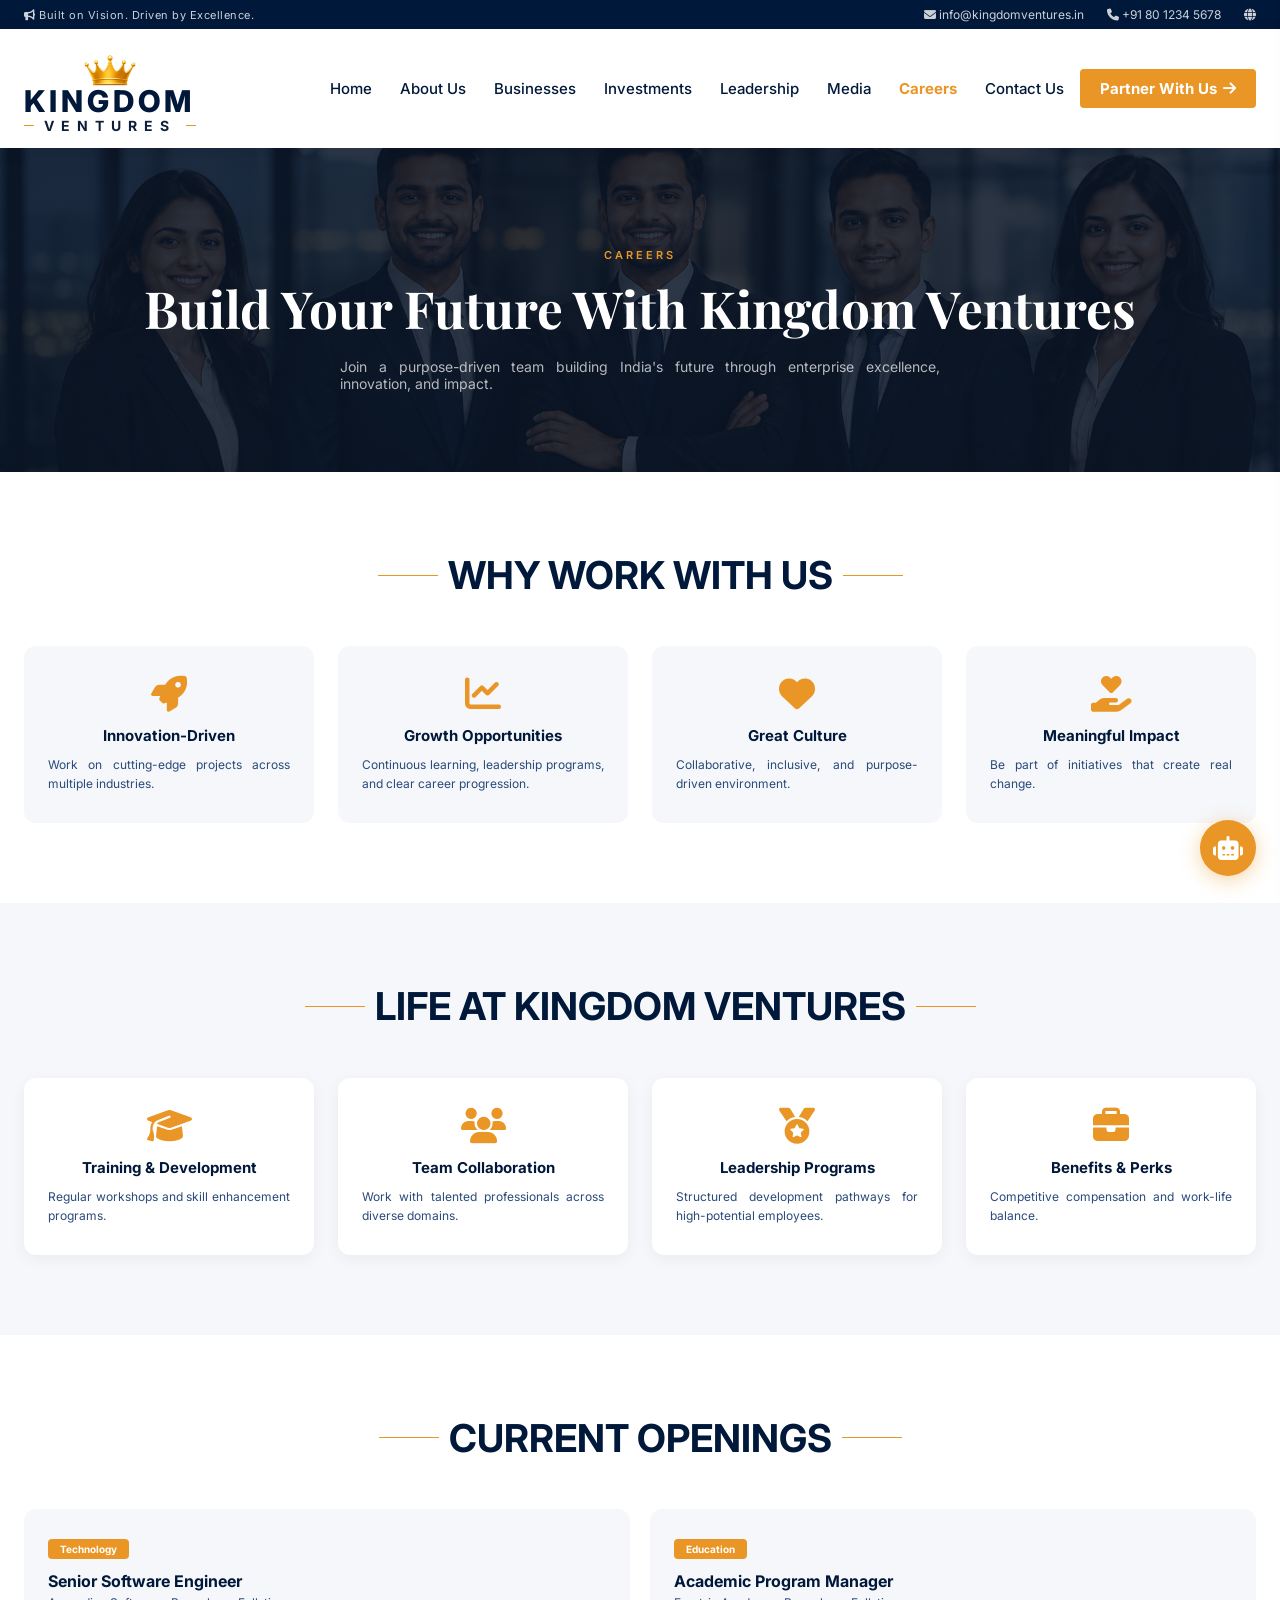
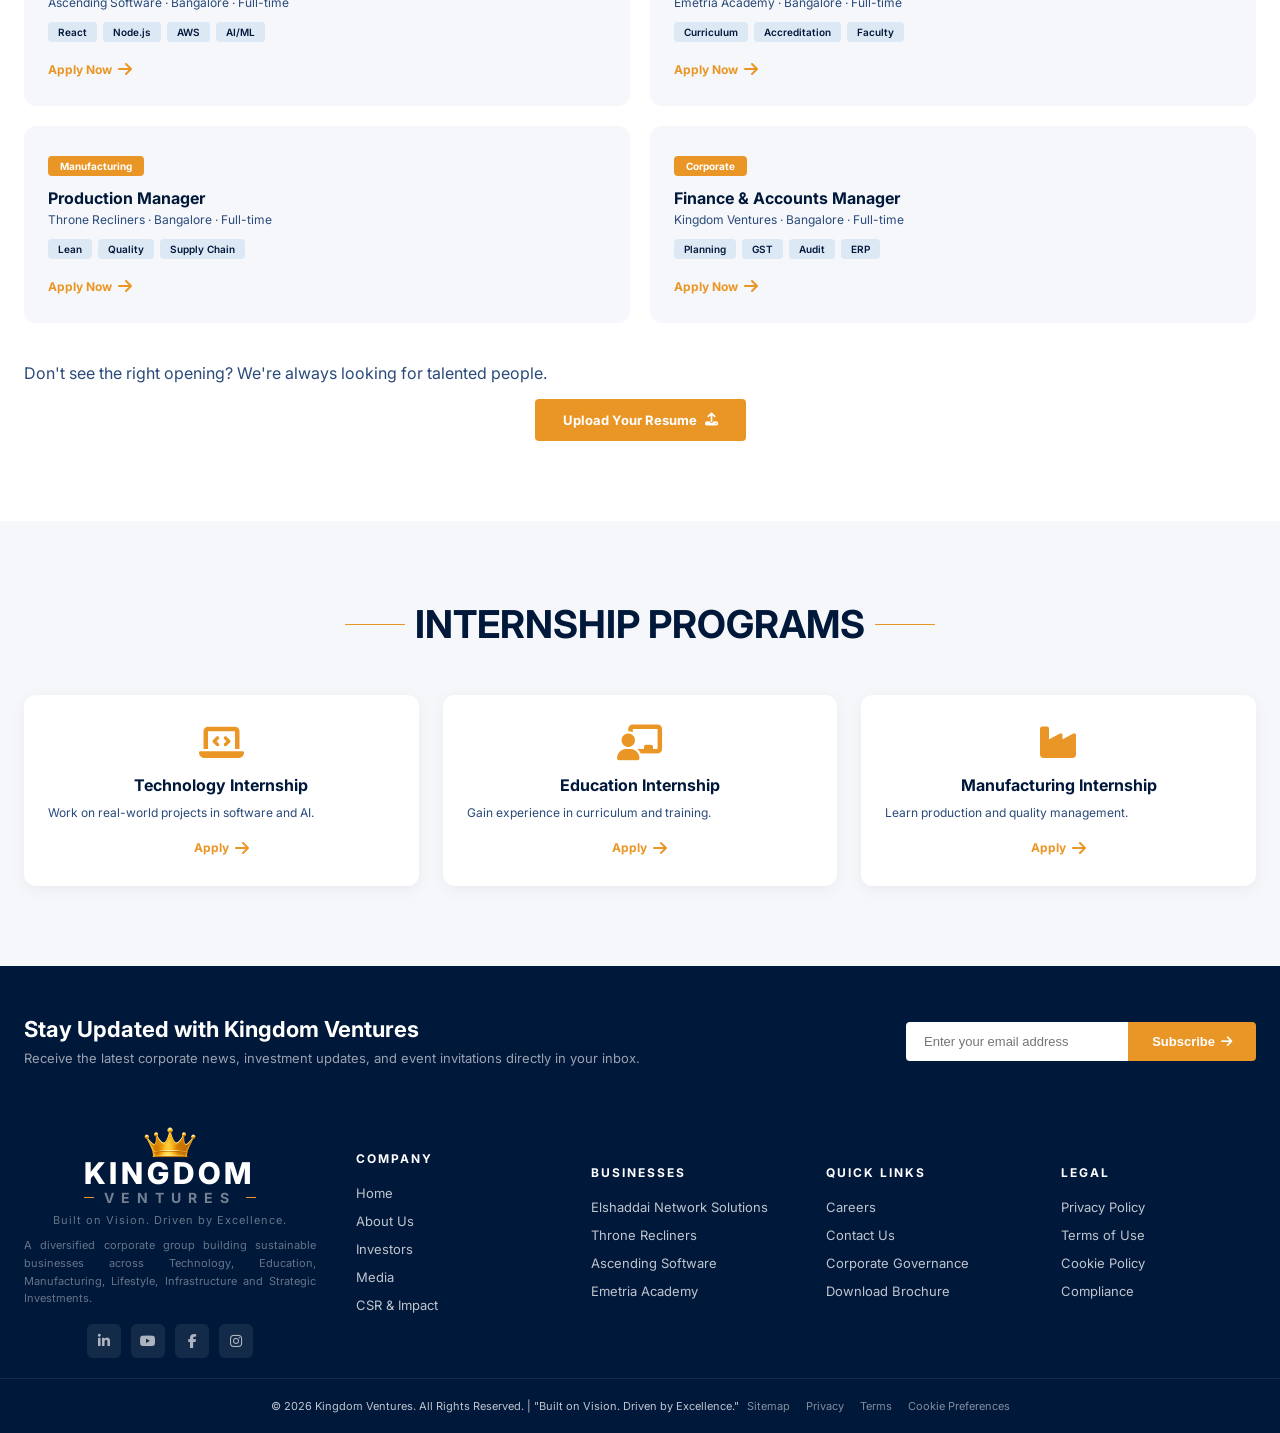
<file: pages/careers.html>
<!DOCTYPE html>
<html lang="en">
    <head>
        <meta charset="UTF-8">
        <meta name="viewport" content="width=device-width, initial-scale=1.0">
        <title>Careers - Kingdom Ventures</title>
        <meta name="description" content="Join Kingdom Ventures - Explore career opportunities, life at KV, benefits, and leadership programs.">
        <link href="https://fonts.googleapis.com/css2?family=Playfair+Display:wght@400;600;700;800&family=Inter:wght@300;400;500;600;700;800&display=swap" rel="stylesheet">
        <link rel="stylesheet" href="https://cdnjs.cloudflare.com/ajax/libs/font-awesome/6.5.0/css/all.min.css">
        <link rel="stylesheet" href="../style.css">
    </head>
    <body>
        <div class="top-bar">
            <div class="inner">
                <span class="left">
                    <i class="fas fa-bullhorn"></i> Built on Vision. Driven by Excellence.
                </span>
                <div>
                    <a href="mailto:info@kingdomventures.in">
                        <i class="fas fa-envelope"></i> info@kingdomventures.in
                    </a>
                    <a href="tel:+918012345678">
                        <i class="fas fa-phone"></i> +91 80 1234 5678
                    </a>
                    <a href="#">
                        <i class="fas fa-globe"></i>
                    </a>
                </div>
            </div>
        </div>
        <header>
            <div class="header-inner">
                <a href="../index.html" class="logo">
                    <div class="logo-icon" style="width:80px;height:41px;">
                        <img src="../images/Crown.png" style="width:100%;" alt="KV">
                    </div>
                    <div class="logo-text">
                        <span class="name">KINGDOM</span>
                        <div style="display:flex;align-items:center;gap:10px;">
                            <div class="section-divider" style="width:10px;height:1px;"></div>
                            <span class="sub">VENTURES</span>
                            <div class="section-divider" style="width:10px;height:1px;"></div>
                        </div>
                    </div>
                </a>
                <nav>
                    <a href="../index.html">Home</a>
                    <a href="about.html">About Us</a>
                    <a href="businesses.html">Businesses</a>
                    <a href="investors.html">Investments</a>
      <a href="leadership.html">Leadership</a>
                    <a href="media.html">Media</a>
                    <a href="careers.html" class="active">Careers</a>
                    <a href="contact.html">Contact Us</a>
                    <a href="#" class="btn-partner">Partner With Us
                        <i class="fas fa-arrow-right"></i>
                    </a>
                </nav>
                <button class="hamburger" id="hamburger">
                    <i class="fas fa-bars"></i>
                </button>
            </div>
        </header>
        <div class="mobile-overlay" id="mobileOverlay"></div>
        <div class="mobile-sidebar" id="mobileSidebar">
            <button class="mobile-close" id="mobileClose">
                <i class="fas fa-times"></i>
            </button>
            <div class="mobile-sidebar-links">
                <a href="../index.html">Home</a>
                <a href="about.html">About Us</a>
                <a href="businesses.html">Businesses</a>
                <a href="investors.html">Investments</a>
    <a href="leadership.html">Leadership</a>
                <a href="media.html">Media</a>
                <a href="careers.html">Careers</a>
                <a href="contact.html">Contact Us</a>
                <a href="#" class="btn-partner" style="margin-top:20px;display:flex;justify-content:center;">Partner With Us
                    <i class="fas fa-arrow-right"></i>
                </a>
            </div>
        </div>
        <section class="page-hero" style="background-image:linear-gradient(rgba(10,22,40,0.85),rgba(10,22,40,0.85)),url('../images/10.png');padding:100px 0 80px;">
            <div class="container" style="text-align:center;">
                <div class="section-label" style="color:var(--gold);margin-bottom:12px;">CAREERS</div>
                <h1 style="font-family:'Playfair Display',serif;font-size:clamp(32px,4vw,52px);color:var(--white);margin-bottom:16px;">Build Your Future With Kingdom Ventures</h1>
                <p style="color:rgba(255,255,255,0.7);max-width:600px;margin:0 auto;font-size:14px;">Join a purpose-driven team building India's future through enterprise excellence, innovation, and impact.</p>
            </div>
        </section>
        <section>
            <div class="container">
                <div class="section-center">
                    <div class="section-divider"></div>
                    <h2 class="section-title">WHY WORK WITH US</h2>
                    <div class="section-divider"></div>
                </div>
                <div class="why-work-grid">
                    <div class="why-work-card fade-up">
                        <i class="fas fa-rocket"></i>
                        <h4>Innovation-Driven</h4>
                        <p>Work on cutting-edge projects across multiple industries.</p>
                    </div>
                    <div class="why-work-card fade-up fade-up-delay-1">
                        <i class="fas fa-chart-line"></i>
                        <h4>Growth Opportunities</h4>
                        <p>Continuous learning, leadership programs, and clear career progression.</p>
                    </div>
                    <div class="why-work-card fade-up fade-up-delay-2">
                        <i class="fas fa-heart"></i>
                        <h4>Great Culture</h4>
                        <p>Collaborative, inclusive, and purpose-driven environment.</p>
                    </div>
                    <div class="why-work-card fade-up fade-up-delay-3">
                        <i class="fas fa-hand-holding-heart"></i>
                        <h4>Meaningful Impact</h4>
                        <p>Be part of initiatives that create real change.</p>
                    </div>
                </div>
            </div>
        </section>
        <section style="background:var(--light);">
            <div class="container">
                <div class="section-center">
                    <div class="section-divider"></div>
                    <h2 class="section-title">LIFE AT KINGDOM VENTURES</h2>
                    <div class="section-divider"></div>
                </div>
                <div class="life-grid">
                    <div class="life-card fade-up">
                        <i class="fas fa-graduation-cap"></i>
                        <h4>Training & Development</h4>
                        <p>Regular workshops and skill enhancement programs.</p>
                    </div>
                    <div class="life-card fade-up fade-up-delay-1">
                        <i class="fas fa-users"></i>
                        <h4>Team Collaboration</h4>
                        <p>Work with talented professionals across diverse domains.</p>
                    </div>
                    <div class="life-card fade-up fade-up-delay-2">
                        <i class="fas fa-medal"></i>
                        <h4>Leadership Programs</h4>
                        <p>Structured development pathways for high-potential employees.</p>
                    </div>
                    <div class="life-card fade-up fade-up-delay-3">
                        <i class="fas fa-briefcase"></i>
                        <h4>Benefits & Perks</h4>
                        <p>Competitive compensation and work-life balance.</p>
                    </div>
                </div>
            </div>
        </section>
        <section>
            <div class="container">
                <div class="section-center">
                    <div class="section-divider"></div>
                    <h2 class="section-title">CURRENT OPENINGS</h2>
                    <div class="section-divider"></div>
                </div>
                <div class="jobs-list">
                    <div class="job-card fade-up">
                        <div class="job-tag">Technology</div>
                        <h4>Senior Software Engineer</h4>
                        <p>Ascending Software &middot; Bangalore &middot; Full-time</p>
                        <div class="job-skills">
                            <span>React</span>
                            <span>Node.js</span>
                            <span>AWS</span>
                            <span>AI/ML</span>
                        </div>
                        <a href="#" class="job-apply">Apply Now
                            <i class="fas fa-arrow-right" style="font-size: 16px;margin-bottom: 0;"></i>
                        </a>
                    </div>
                    <div class="job-card fade-up fade-up-delay-1">
                        <div class="job-tag">Education</div>
                        <h4>Academic Program Manager</h4>
                        <p>Emetria Academy &middot; Bangalore &middot; Full-time</p>
                        <div class="job-skills">
                            <span>Curriculum</span>
                            <span>Accreditation</span>
                            <span>Faculty</span>
                        </div>
                        <a href="#" class="job-apply">Apply Now
                            <i class="fas fa-arrow-right" style="font-size: 16px;margin-bottom: 0;"></i>
                        </a>
                    </div>
                    <div class="job-card fade-up fade-up-delay-2">
                        <div class="job-tag">Manufacturing</div>
                        <h4>Production Manager</h4>
                        <p>Throne Recliners &middot; Bangalore &middot; Full-time</p>
                        <div class="job-skills">
                            <span>Lean</span>
                            <span>Quality</span>
                            <span>Supply Chain</span>
                        </div>
                        <a href="#" class="job-apply">Apply Now
                            <i class="fas fa-arrow-right" style="font-size: 16px;margin-bottom: 0;"></i>
                        </a>
                    </div>
                    <div class="job-card fade-up fade-up-delay-3">
                        <div class="job-tag">Corporate</div>
                        <h4>Finance & Accounts Manager</h4>
                        <p>Kingdom Ventures &middot; Bangalore &middot; Full-time</p>
                        <div class="job-skills">
                            <span>Planning</span>
                            <span>GST</span>
                            <span>Audit</span>
                            <span>ERP</span>
                        </div>
                        <a href="#" class="job-apply">Apply Now
                            <i class="fas fa-arrow-right" style="font-size: 16px;margin-bottom: 0;"></i>
                        </a>
                    </div>
                </div>
                <div style="text-align:center;margin-top:40px;">
                    <p style="color:var(--muted);margin-bottom:16px;text-align: center;">Don't see the right opening? We're always looking for talented people.</p>
                    <a href="#" class="btn-primary" style="display:inline-flex;">Upload Your Resume
                        <i class="fas fa-upload"></i>
                    </a>
                </div>
            </div>
        </section>
        <section style="background:var(--light);">
            <div class="container">
                <div class="section-center">
                    <div class="section-divider"></div>
                    <h2 class="section-title">INTERNSHIP PROGRAMS</h2>
                    <div class="section-divider"></div>
                </div>
                <div class="internship-grid">
                    <div class="intern-card fade-up">
                        <i class="fas fa-laptop-code"></i>
                        <h4>Technology Internship</h4>
                        <p>Work on real-world projects in software and AI.</p>
                        <a href="#" class="intern-apply">Apply
                            <i class="fas fa-arrow-right" style="font-size: 16px;margin-bottom: 0;"></i>
                        </a>
                    </div>
                    <div class="intern-card fade-up fade-up-delay-1">
                        <i class="fas fa-chalkboard-teacher"></i>
                        <h4>Education Internship</h4>
                        <p>Gain experience in curriculum and training.</p>
                        <a href="#" class="intern-apply">Apply
                            <i class="fas fa-arrow-right" style="font-size: 16px;margin-bottom: 0;"></i>
                        </a>
                    </div>
                    <div class="intern-card fade-up fade-up-delay-2">
                        <i class="fas fa-industry"></i>
                        <h4>Manufacturing Internship</h4>
                        <p>Learn production and quality management.</p>
                        <a href="#" class="intern-apply">Apply
                            <i class="fas fa-arrow-right" style="font-size: 16px;margin-bottom: 0;"></i>
                        </a>
                    </div>
                </div>
            </div>
        </section>



<!-- NEWSLETTER -->
<section class="newsletter-section">
  <div class="container">
    <div class="newsletter-banner">
      <div>
        <h3>Stay Updated with Kingdom Ventures</h3>
        <p>Receive the latest corporate news, investment updates, and event invitations directly in your inbox.</p>
      </div>
      <form class="newsletter-form" id="newsletterForm">
        <div class="newsletter-input-group">
          <input type="email" placeholder="Enter your email address" required>
          <button type="submit">Subscribe <i class="fas fa-arrow-right"></i></button>
        </div>
      </form>
    </div>
  </div>
</section>

<!-- FOOTER -->
<footer>
  <div class="footer-main">
    <div class="container">
      <div class="footer-grid">
        <div class="footer-brand">
          <div class="logo">
            <div class="logo-icon" style="width:80px;height:41px;">
              <img src="../images/Crown.png" style="width:100%;" alt="Kingdom Ventures">
            </div>
            <div class="logo-text">
        <span class="name">KINGDOM</span>
        <div style="display:flex;align-items:center;gap:10px;">
          <div class="section-divider" style="width:10px;height:1px;"></div>
          <span class="sub">VENTURES</span>
          <div class="section-divider" style="width:10px;height:1px;"></div>
        </div>
      </div>
          </div>
          <div class="footer-tagline">Built on Vision. Driven by Excellence.</div>
          <div class="footer-desc">A diversified corporate group building sustainable businesses across Technology, Education, Manufacturing, Lifestyle, Infrastructure and Strategic Investments.</div>
          <div class="footer-socials">
            <a href="#" class="social-btn"><i class="fab fa-linkedin-in"></i></a>
            <a href="#" class="social-btn"><i class="fab fa-youtube"></i></a>
            <a href="#" class="social-btn"><i class="fab fa-facebook-f"></i></a>
            <a href="#" class="social-btn"><i class="fab fa-instagram"></i></a>
          </div>
        </div>
        <div class="footer-col">
          <h5>Company</h5>
          <ul>
            <li><a href="../index.html">Home</a></li>
            <li><a href="about.html">About Us</a></li>
            <li><a href="investors.html">Investors</a></li>
            <li><a href="media.html">Media</a></li>
            <li><a href="csr.html">CSR & Impact</a></li>
          </ul>
        </div>
        <div class="footer-col">
          <h5>Businesses</h5>
          <ul>
            <li><a href="businesses.html">Elshaddai Network Solutions</a></li>
            <li><a href="businesses.html">Throne Recliners</a></li>
            <li><a href="businesses.html">Ascending Software</a></li>
            <li><a href="businesses.html">Emetria Academy</a></li>
          </ul>
        </div>
        <div class="footer-col">
          <h5>Quick Links</h5>
          <ul>
            <li><a href="careers.html">Careers</a></li>
            <li><a href="contact.html">Contact Us</a></li>
            <li><a href="#">Corporate Governance</a></li>
            <li><a href="#">Download Brochure</a></li>
          </ul>
        </div>
        <div class="footer-col">
          <h5>Legal</h5>
          <ul>
            <li><a href="#">Privacy Policy</a></li>
            <li><a href="#">Terms of Use</a></li>
            <li><a href="#">Cookie Policy</a></li>
            <li><a href="#">Compliance</a></li>
          </ul>
        </div>
      </div>
    </div>
  </div>
  <div class="footer-bottom">
    <div class="container">
      <div class="footer-bottom-inner">
        <span>© 2026 Kingdom Ventures. All Rights Reserved. | "Built on Vision. Driven by Excellence."</span>
        <div class="footer-bottom-links">
          <a href="#">Sitemap</a>
          <a href="#">Privacy</a>
          <a href="#">Terms</a>
          <a href="#">Cookie Preferences</a>
        </div>
      </div>
    </div>
  </div>
</footer>

<!-- SCROLL TO TOP -->
<button id="scrollToTop" class="scroll-to-top" title="Back to Top">
  <i class="fas fa-arrow-up"></i>
</button>

<!-- AI CHAT ASSISTANT -->
<div class="ai-chat-btn" id="aiChatBtn">
  <i class="fas fa-robot"></i>
</div>
<div class="ai-chat-window" id="aiChatWindow">
  <div class="chat-header">
    <span><i class="fas fa-robot"></i> KV Assistant</span>
    <button id="chatClose"><i class="fas fa-times"></i></button>
  </div>
  <div class="chat-body" id="chatBody">
    <div class="chat-msg bot">
      <div class="msg-content">Welcome to Kingdom Ventures! How can I help you today?<br><br>
        <span class="chat-quick" data-q="Tell me about Emetria Academy">📚 Emetria Academy</span>
        <span class="chat-quick" data-q="Show Throne Recliners">🛋️ Throne Recliners</span>
        <span class="chat-quick" data-q="Career Opportunities">💼 Careers</span>
        <span class="chat-quick" data-q="Contact Information">📞 Contact</span>
      </div>
    </div>
  </div>
  <div class="chat-input">
    <input type="text" id="chatInput" placeholder="Type your question...">
    <button id="chatSend"><i class="fas fa-paper-plane"></i></button>
  </div>
</div>
        <script src="../js/main.js"></script>
    </body>
</html>
</file>
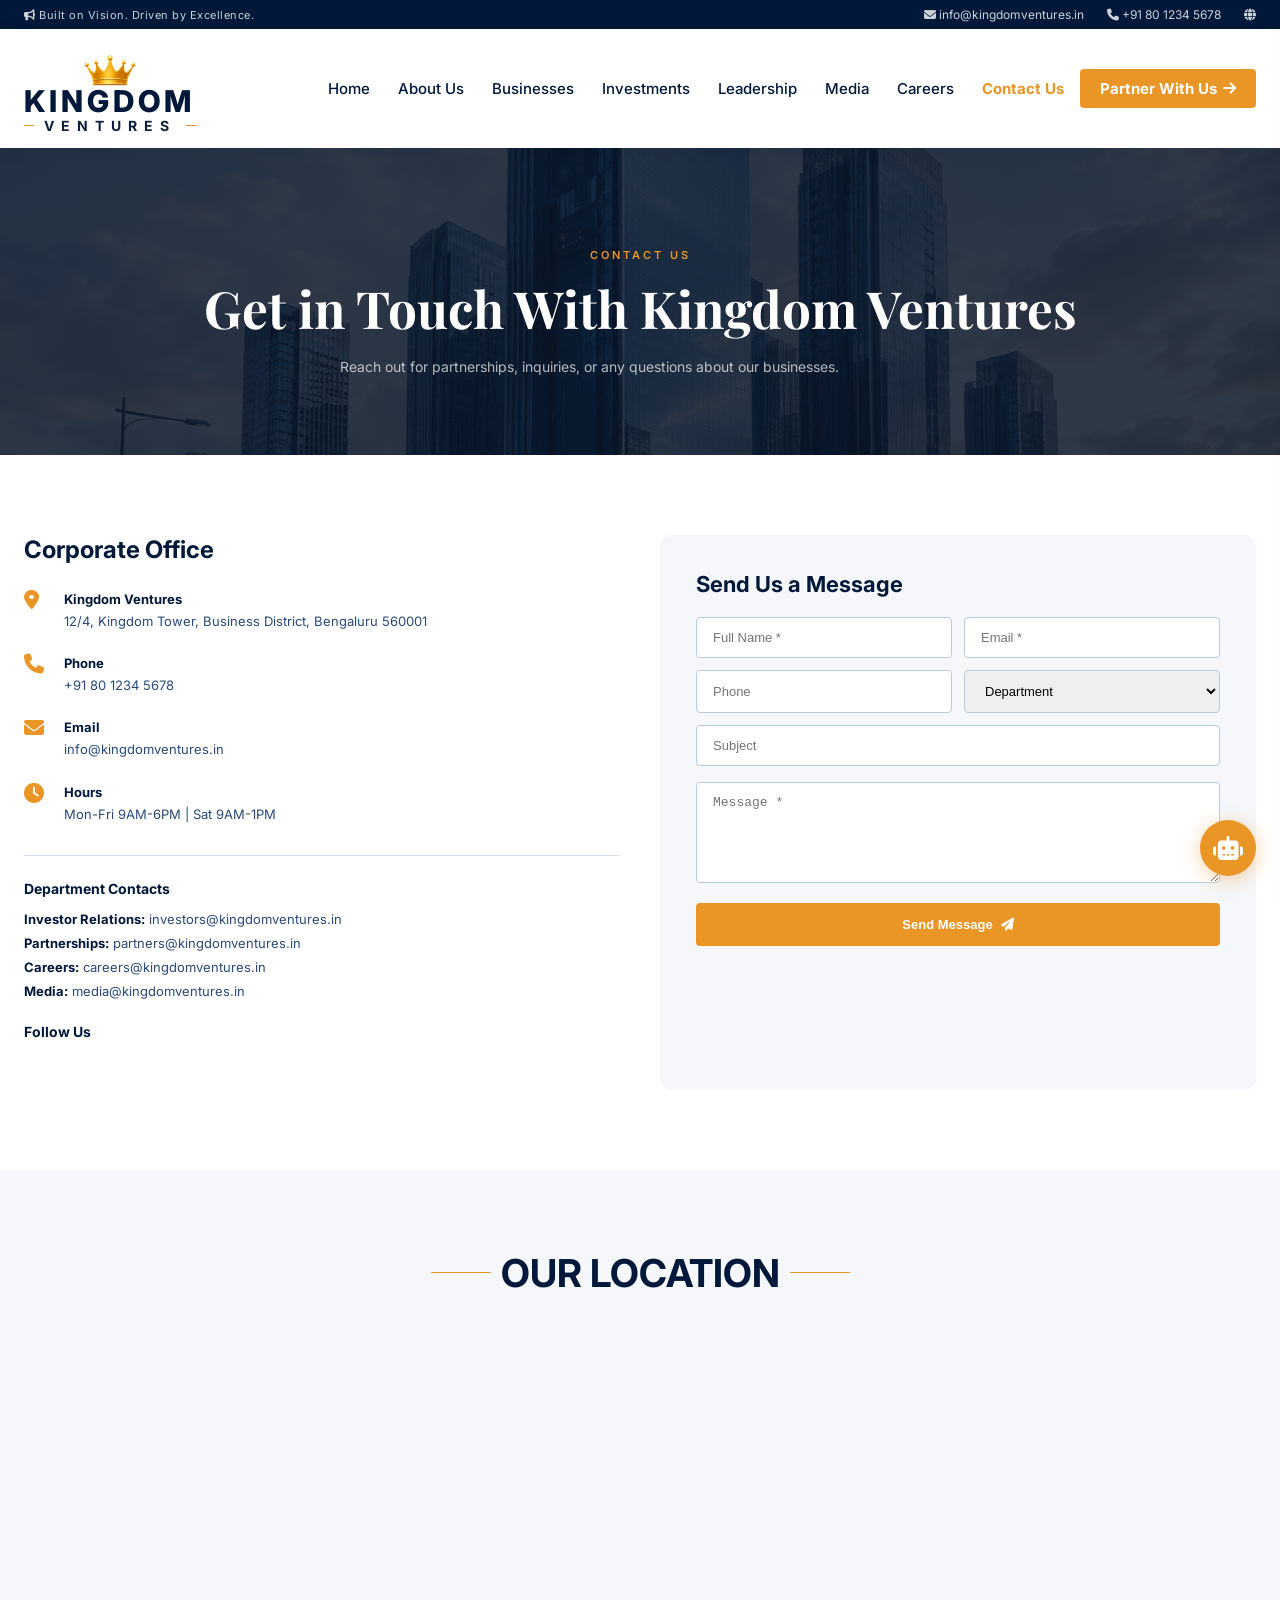
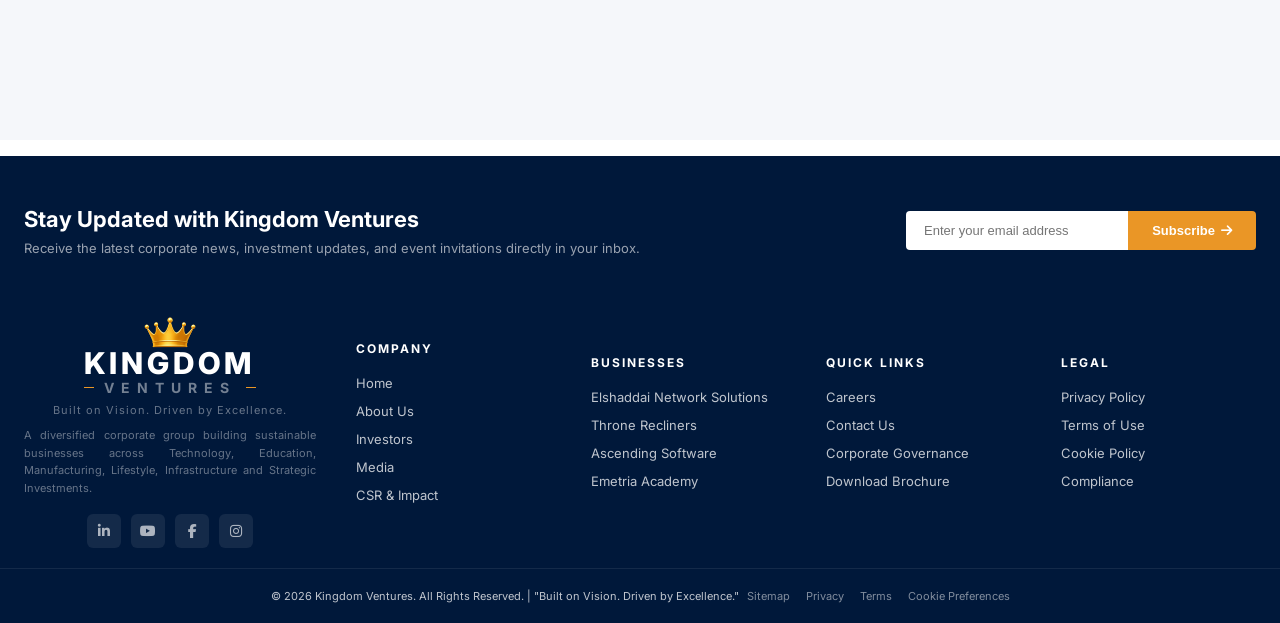
<file: pages/contact.html>
<!DOCTYPE html>
<html lang="en">
<head>
<meta charset="UTF-8">
<meta name="viewport" content="width=device-width, initial-scale=1.0">
<title>Contact Us - Kingdom Ventures</title>
<meta name="description" content="Contact Kingdom Ventures - corporate office, business enquiries, career inquiries, and support.">
<link href="https://fonts.googleapis.com/css2?family=Playfair+Display:wght@400;600;700;800&family=Inter:wght@300;400;500;600;700;800&display=swap" rel="stylesheet">
<link rel="stylesheet" href="https://cdnjs.cloudflare.com/ajax/libs/font-awesome/6.5.0/css/all.min.css">
<link rel="stylesheet" href="../style.css">
</head>
<body>

<div class="top-bar">
  <div class="inner">
    <span class="left"><i class="fas fa-bullhorn"></i> Built on Vision. Driven by Excellence.</span>
    <div>
      <a href="mailto:info@kingdomventures.in"><i class="fas fa-envelope"></i> info@kingdomventures.in</a>
      <a href="tel:+918012345678"><i class="fas fa-phone"></i> +91 80 1234 5678</a>
      <a href="#"><i class="fas fa-globe"></i></a>
    </div>
  </div>
</div>

<header>
  <div class="header-inner">
    <a href="../index.html" class="logo">
      <div class="logo-icon" style="width:80px;height:41px;"><img src="../images/Crown.png" style="width:100%;" alt="Kingdom Ventures"></div>
      <div class="logo-text">
        <span class="name">KINGDOM</span>
        <div style="display:flex;align-items:center;gap:10px;">
          <div class="section-divider" style="width:10px;height:1px;"></div>
          <span class="sub">VENTURES</span>
          <div class="section-divider" style="width:10px;height:1px;"></div>
        </div>
      </div>
    </a>
    <nav>
      <a href="../index.html">Home</a>
      <a href="about.html">About Us</a>
      <a href="businesses.html">Businesses</a>
      <a href="investors.html">Investments</a>
      <a href="leadership.html">Leadership</a>
      <a href="media.html">Media</a>
      <a href="careers.html">Careers</a>
      <a href="contact.html" class="active">Contact Us</a>
      <a href="#" class="btn-partner">Partner With Us <i class="fas fa-arrow-right"></i></a>
    </nav>
    <button class="hamburger" id="hamburger"><i class="fas fa-bars"></i></button>
  </div>
</header>

<div class="mobile-overlay" id="mobileOverlay"></div>
<div class="mobile-sidebar" id="mobileSidebar">
  <button class="mobile-close" id="mobileClose"><i class="fas fa-times"></i></button>
  <div class="mobile-sidebar-links">
    <a href="../index.html">Home</a>
    <a href="about.html">About Us</a>
    <a href="businesses.html">Businesses</a>
    <a href="investors.html">Investments</a>
    <a href="leadership.html">Leadership</a>
    <a href="media.html">Media</a>
    <a href="careers.html">Careers</a>
    <a href="contact.html">Contact Us</a>
    <a href="#" class="btn-partner" style="margin-top:20px;display:flex;justify-content:center;">Partner With Us <i class="fas fa-arrow-right"></i></a>
  </div>
</div>

<!-- PAGE HERO -->
<section class="page-hero" style="background-image:linear-gradient(rgba(10,22,40,0.85),rgba(10,22,40,0.85)),url('../images/11.png');padding:100px 0 80px;">
  <div class="container" style="text-align:center;">
    <div class="section-label" style="color:var(--gold);margin-bottom:12px;">CONTACT US</div>
    <h1 style="font-family:'Playfair Display',serif;font-size:clamp(32px,4vw,52px);color:var(--white);margin-bottom:16px;">Get in Touch With Kingdom Ventures</h1>
    <p style="color:rgba(255,255,255,0.7);max-width:600px;margin:0 auto;font-size:14px;">Reach out for partnerships, inquiries, or any questions about our businesses.</p>
  </div>
</section>

<!-- CONTACT INFO + FORM -->
<section>
  <div class="container">
    <div class="contact-grid">
      <div class="contact-info fade-up">
        <h3>Corporate Office</h3>
        <div class="contact-detail"><i class="fas fa-map-marker-alt"></i><div><strong>Kingdom Ventures</strong><br>12/4, Kingdom Tower, Business District, Bengaluru 560001</div></div>
        <div class="contact-detail"><i class="fas fa-phone"></i><div><strong>Phone</strong><br>+91 80 1234 5678</div></div>
        <div class="contact-detail"><i class="fas fa-envelope"></i><div><strong>Email</strong><br>info@kingdomventures.in</div></div>
        <div class="contact-detail"><i class="fas fa-clock"></i><div><strong>Hours</strong><br>Mon-Fri 9AM-6PM | Sat 9AM-1PM</div></div>
        <div class="contact-departments">
          <h4>Department Contacts</h4>
          <div class="dept-item"><strong>Investor Relations:</strong> investors@kingdomventures.in</div>
          <div class="dept-item"><strong>Partnerships:</strong> partners@kingdomventures.in</div>
          <div class="dept-item"><strong>Careers:</strong> careers@kingdomventures.in</div>
          <div class="dept-item"><strong>Media:</strong> media@kingdomventures.in</div>
        </div>
        <div class="contact-socials">
          <h4>Follow Us</h4>
          <div class="footer-socials">
            <a href="#" class="social-btn"><i class="fab fa-linkedin-in"></i></a>
            <a href="#" class="social-btn"><i class="fab fa-youtube"></i></a>
            <a href="#" class="social-btn"><i class="fab fa-facebook-f"></i></a>
            <a href="#" class="social-btn"><i class="fab fa-instagram"></i></a>
          </div>
        </div>
      </div>
      <div class="contact-form-wrap fade-up fade-up-delay-1">
        <h3>Send Us a Message</h3>
        <form class="contact-form" id="contactForm">
          <div class="form-row">
            <input type="text" placeholder="Full Name *" required>
            <input type="email" placeholder="Email *" required>
          </div>
          <div class="form-row">
            <input type="tel" placeholder="Phone">
            <select>
              <option>Department</option>
              <option>General</option>
              <option>Investor Relations</option>
              <option>Partnerships</option>
              <option>Careers</option>
              <option>Media</option>
            </select>
          </div>
          <input type="text" placeholder="Subject" style="width:100%;padding:12px 16px;border:1.5px solid #b8cce0;border-radius:4px;font-size:13px;margin-bottom:16px;">
          <textarea rows="5" placeholder="Message *" required></textarea>
          <button type="submit" class="btn-primary" style="border:none;cursor:pointer;width:100%;justify-content:center;padding:14px;">Send Message <i class="fas fa-paper-plane"></i></button>
        </form>
      </div>
    </div>
  </div>
</section>

<!-- GOOGLE MAPS -->
<section style="background:var(--light);padding-bottom:0;">
  <div class="container">
    <div class="section-center">
      <div class="section-divider"></div>
      <h2 class="section-title">OUR LOCATION</h2>
      <div class="section-divider"></div>
    </div>
    <div class="map-container fade-up" style="margin-top:40px;">
      <iframe src="https://www.google.com/maps/embed?pb=!1m18!1m12!1m3!1d3887.5!2d77.6!3d12.9!2m3!1f0!2f0!3f0!3m2!1i1024!2i768!4f13.1!3m3!1m2!1s0x0%3A0x0!2zMTLCsDU0JzAwLjAiTiA3N8KwMzYnMDAuMCJF!5e0!3m2!1sen!2sin!4v1" width="100%" height="400" style="border:0;border-radius:12px;" allowfullscreen="" loading="lazy" referrerpolicy="no-referrer-when-downgrade"></iframe>
      <div style="text-align:center;margin-top:16px;">
  
      </div>
    </div>
  </div>
</section>


<!-- NEWSLETTER -->
<section class="newsletter-section">
  <div class="container">
    <div class="newsletter-banner">
      <div>
        <h3>Stay Updated with Kingdom Ventures</h3>
        <p>Receive the latest corporate news, investment updates, and event invitations directly in your inbox.</p>
      </div>
      <form class="newsletter-form" id="newsletterForm">
        <div class="newsletter-input-group">
          <input type="email" placeholder="Enter your email address" required>
          <button type="submit">Subscribe <i class="fas fa-arrow-right"></i></button>
        </div>
      </form>
    </div>
  </div>
</section>

<!-- FOOTER -->
<footer>
  <div class="footer-main">
    <div class="container">
      <div class="footer-grid">
        <div class="footer-brand">
          <div class="logo">
            <div class="logo-icon" style="width:80px;height:41px;">
              <img src="../images/Crown.png" style="width:100%;" alt="Kingdom Ventures">
            </div>
            <div class="logo-text">
        <span class="name">KINGDOM</span>
        <div style="display:flex;align-items:center;gap:10px;">
          <div class="section-divider" style="width:10px;height:1px;"></div>
          <span class="sub">VENTURES</span>
          <div class="section-divider" style="width:10px;height:1px;"></div>
        </div>
      </div>
          </div>
          <div class="footer-tagline">Built on Vision. Driven by Excellence.</div>
          <div class="footer-desc">A diversified corporate group building sustainable businesses across Technology, Education, Manufacturing, Lifestyle, Infrastructure and Strategic Investments.</div>
          <div class="footer-socials">
            <a href="#" class="social-btn"><i class="fab fa-linkedin-in"></i></a>
            <a href="#" class="social-btn"><i class="fab fa-youtube"></i></a>
            <a href="#" class="social-btn"><i class="fab fa-facebook-f"></i></a>
            <a href="#" class="social-btn"><i class="fab fa-instagram"></i></a>
          </div>
        </div>
        <div class="footer-col">
          <h5>Company</h5>
          <ul>
            <li><a href="../index.html">Home</a></li>
            <li><a href="about.html">About Us</a></li>
            <li><a href="investors.html">Investors</a></li>
            <li><a href="media.html">Media</a></li>
            <li><a href="csr.html">CSR & Impact</a></li>
          </ul>
        </div>
        <div class="footer-col">
          <h5>Businesses</h5>
          <ul>
            <li><a href="businesses.html">Elshaddai Network Solutions</a></li>
            <li><a href="businesses.html">Throne Recliners</a></li>
            <li><a href="businesses.html">Ascending Software</a></li>
            <li><a href="businesses.html">Emetria Academy</a></li>
          </ul>
        </div>
        <div class="footer-col">
          <h5>Quick Links</h5>
          <ul>
            <li><a href="careers.html">Careers</a></li>
            <li><a href="contact.html">Contact Us</a></li>
            <li><a href="#">Corporate Governance</a></li>
            <li><a href="#">Download Brochure</a></li>
          </ul>
        </div>
        <div class="footer-col">
          <h5>Legal</h5>
          <ul>
            <li><a href="#">Privacy Policy</a></li>
            <li><a href="#">Terms of Use</a></li>
            <li><a href="#">Cookie Policy</a></li>
            <li><a href="#">Compliance</a></li>
          </ul>
        </div>
      </div>
    </div>
  </div>
  <div class="footer-bottom">
    <div class="container">
      <div class="footer-bottom-inner">
        <span>© 2026 Kingdom Ventures. All Rights Reserved. | "Built on Vision. Driven by Excellence."</span>
        <div class="footer-bottom-links">
          <a href="#">Sitemap</a>
          <a href="#">Privacy</a>
          <a href="#">Terms</a>
          <a href="#">Cookie Preferences</a>
        </div>
      </div>
    </div>
  </div>
</footer>

<!-- SCROLL TO TOP -->
<button id="scrollToTop" class="scroll-to-top" title="Back to Top">
  <i class="fas fa-arrow-up"></i>
</button>

<!-- AI CHAT ASSISTANT -->
<div class="ai-chat-btn" id="aiChatBtn">
  <i class="fas fa-robot"></i>
</div>
<div class="ai-chat-window" id="aiChatWindow">
  <div class="chat-header">
    <span><i class="fas fa-robot"></i> KV Assistant</span>
    <button id="chatClose"><i class="fas fa-times"></i></button>
  </div>
  <div class="chat-body" id="chatBody">
    <div class="chat-msg bot">
      <div class="msg-content">Welcome to Kingdom Ventures! How can I help you today?<br><br>
        <span class="chat-quick" data-q="Tell me about Emetria Academy">📚 Emetria Academy</span>
        <span class="chat-quick" data-q="Show Throne Recliners">🛋️ Throne Recliners</span>
        <span class="chat-quick" data-q="Career Opportunities">💼 Careers</span>
        <span class="chat-quick" data-q="Contact Information">📞 Contact</span>
      </div>
    </div>
  </div>
  <div class="chat-input">
    <input type="text" id="chatInput" placeholder="Type your question...">
    <button id="chatSend"><i class="fas fa-paper-plane"></i></button>
  </div>
</div>

<script src="../js/main.js"></script>
</body>
</html>
</file>
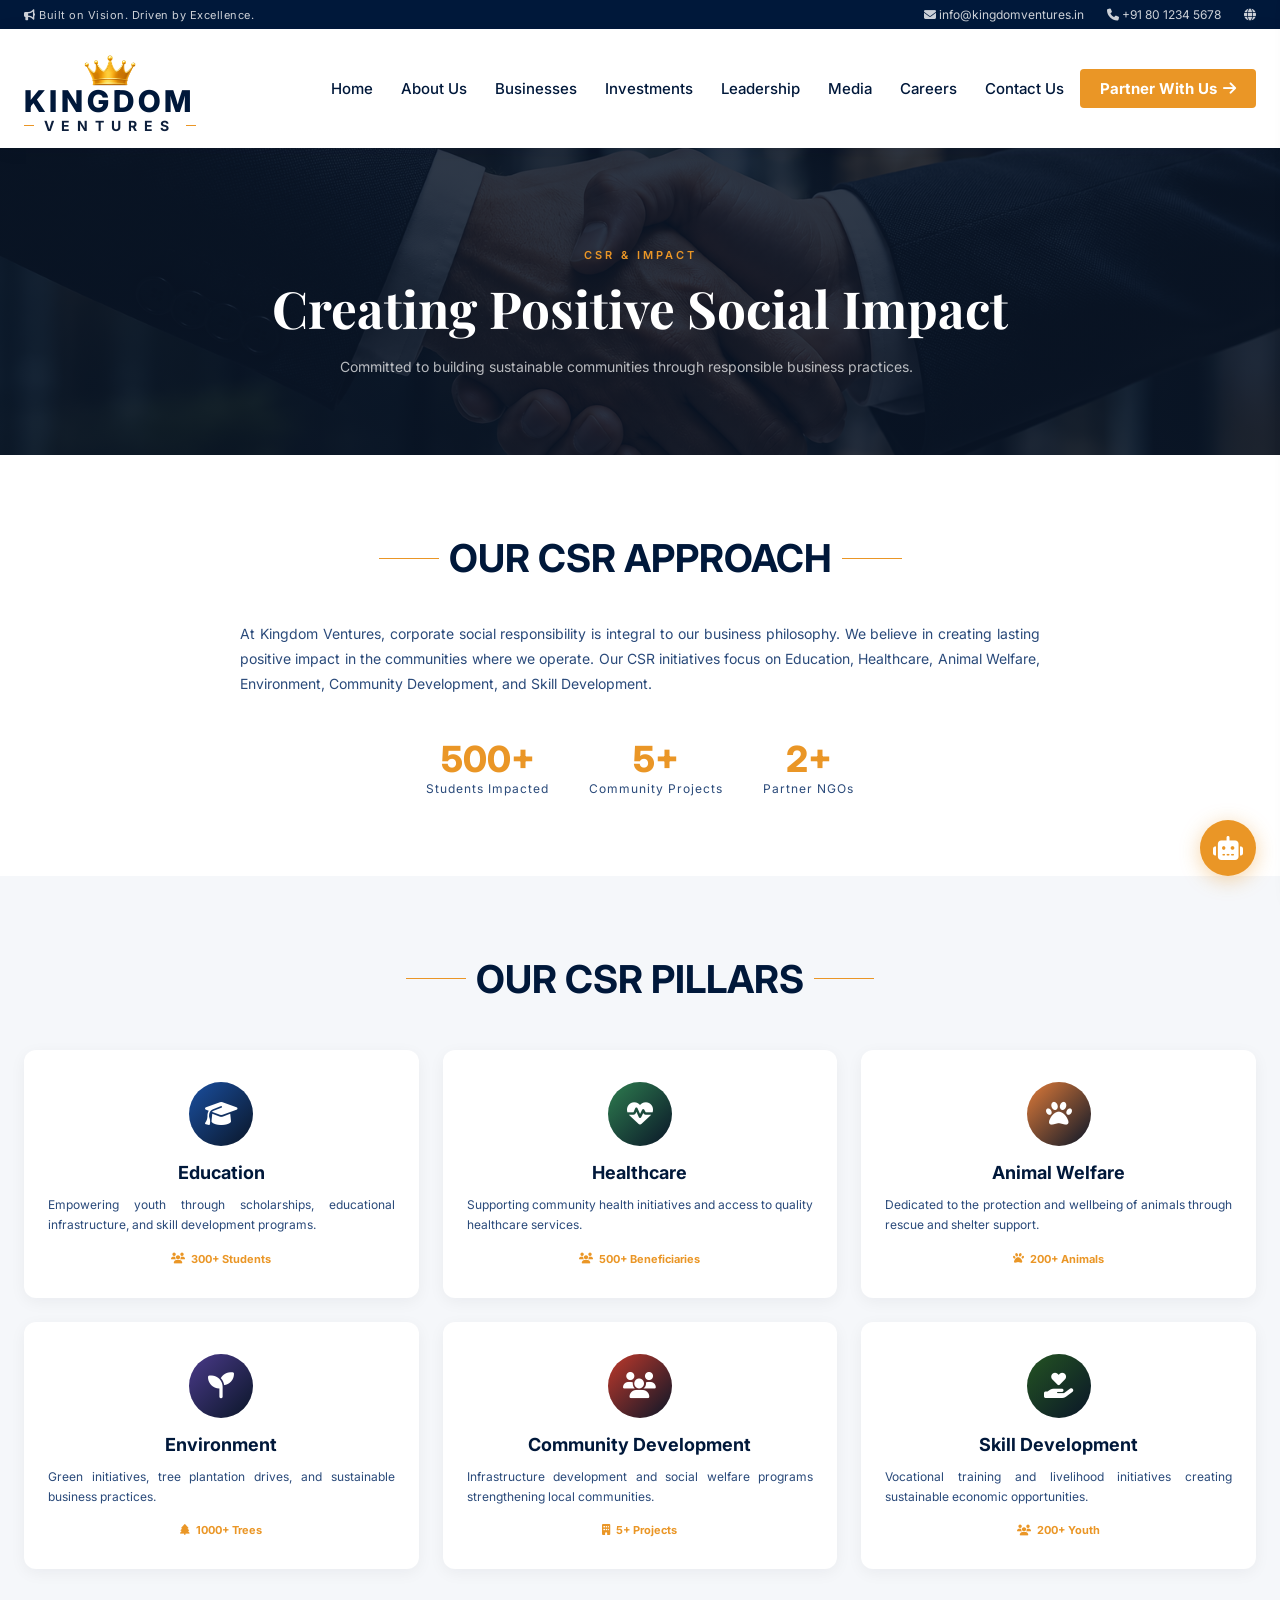
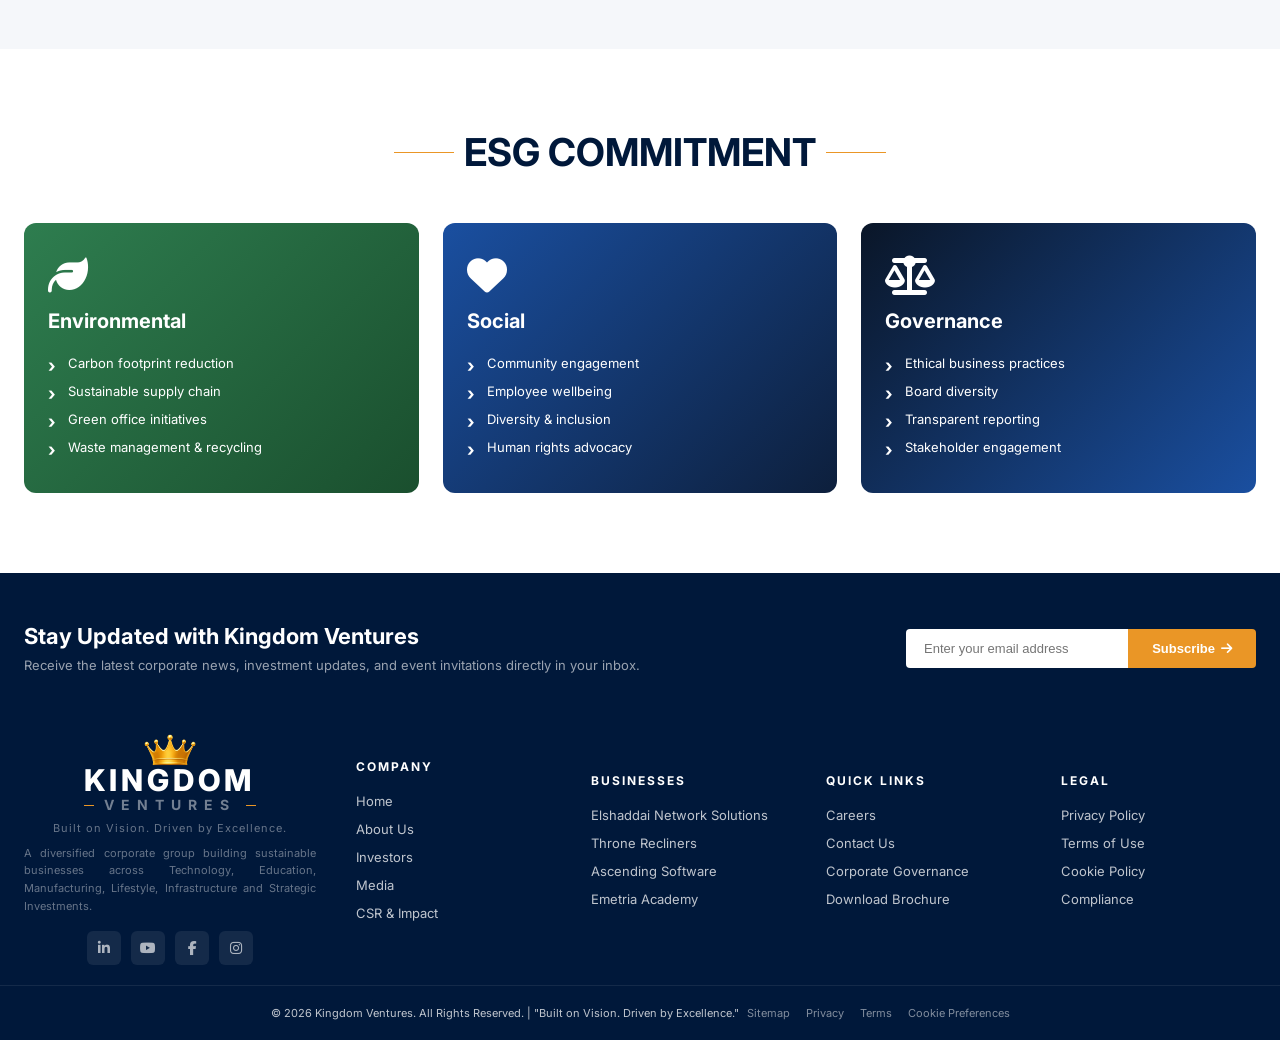
<file: pages/csr.html>
<!DOCTYPE html>
<html lang="en">
<head>
<meta charset="UTF-8">
<meta name="viewport" content="width=device-width, initial-scale=1.0">
<title>CSR & Impact - Kingdom Ventures</title>
<meta name="description" content="Kingdom Ventures CSR initiatives - Education, Healthcare, Animal Welfare, Environment, Community Development and Skill Development.">
<link href="https://fonts.googleapis.com/css2?family=Playfair+Display:wght@400;600;700;800&family=Inter:wght@300;400;500;600;700;800&display=swap" rel="stylesheet">
<link rel="stylesheet" href="https://cdnjs.cloudflare.com/ajax/libs/font-awesome/6.5.0/css/all.min.css">
<link rel="stylesheet" href="../style.css">
</head>
<body>
<div class="top-bar">
  <div class="inner">
    <span class="left"><i class="fas fa-bullhorn"></i> Built on Vision. Driven by Excellence.</span>
    <div>
      <a href="mailto:info@kingdomventures.in"><i class="fas fa-envelope"></i> info@kingdomventures.in</a>
      <a href="tel:+918012345678"><i class="fas fa-phone"></i> +91 80 1234 5678</a>
      <a href="#"><i class="fas fa-globe"></i></a>
    </div>
  </div>
</div>
<header>
  <div class="header-inner">
    <a href="../index.html" class="logo">
      <div class="logo-icon" style="width:80px;height:41px;"><img src="../images/Crown.png" style="width:100%;" alt="KV"></div>
      <div class="logo-text"><span class="name">KINGDOM</span><div style="display:flex;align-items:center;gap:10px;"><div class="section-divider" style="width:10px;height:1px;"></div><span class="sub">VENTURES</span><div class="section-divider" style="width:10px;height:1px;"></div></div></div>
    </a>
    <nav>
      <a href="../index.html">Home</a>
      <a href="about.html">About Us</a>
      <a href="businesses.html">Businesses</a>
      <a href="investors.html">Investments</a>
      <a href="leadership.html">Leadership</a>
      <a href="media.html">Media</a>
      <a href="careers.html">Careers</a>
      <a href="contact.html">Contact Us</a>
      <a href="#" class="btn-partner">Partner With Us <i class="fas fa-arrow-right"></i></a>
    </nav>
    <button class="hamburger" id="hamburger"><i class="fas fa-bars"></i></button>
  </div>
</header>
<div class="mobile-overlay" id="mobileOverlay"></div>
<div class="mobile-sidebar" id="mobileSidebar">
  <button class="mobile-close" id="mobileClose"><i class="fas fa-times"></i></button>
  <div class="mobile-sidebar-links">
    <a href="../index.html">Home</a>
    <a href="about.html">About Us</a>
    <a href="businesses.html">Businesses</a>
    <a href="investors.html">Investments</a>
    <a href="leadership.html">Leadership</a>
    <a href="media.html">Media</a>
    <a href="careers.html">Careers</a>
    <a href="contact.html">Contact Us</a>
    <a href="#" class="btn-partner" style="margin-top:20px;display:flex;justify-content:center;">Partner With Us <i class="fas fa-arrow-right"></i></a>
  </div>
</div>
<section class="page-hero" style="background-image:linear-gradient(rgba(10,22,40,0.85),rgba(10,22,40,0.85)),url('../images/8.png');padding:100px 0 80px;">
  <div class="container" style="text-align:center;">
    <div class="section-label" style="color:var(--gold);margin-bottom:12px;">CSR & IMPACT</div>
    <h1 style="font-family:'Playfair Display',serif;font-size:clamp(32px,4vw,52px);color:var(--white);margin-bottom:16px;">Creating Positive Social Impact</h1>
    <p style="color:rgba(255,255,255,0.7);max-width:600px;margin:0 auto;font-size:14px;">Committed to building sustainable communities through responsible business practices.</p>
  </div>
</section>
<section>
  <div class="container">
    <div class="section-center">
      <div class="section-divider"></div>
      <h2 class="section-title">OUR CSR APPROACH</h2>
      <div class="section-divider"></div>
    </div>
    <div class="csr-approach fade-up">
      <p>At Kingdom Ventures, corporate social responsibility is integral to our business philosophy. We believe in creating lasting positive impact in the communities where we operate. Our CSR initiatives focus on Education, Healthcare, Animal Welfare, Environment, Community Development, and Skill Development.</p>
    </div>
    <div class="csr-stats">
      <div class="csr-stat-item fade-up"><div class="csr-stat-num">500+</div><div class="csr-stat-label">Students Impacted</div></div>
      <div class="csr-stat-item fade-up fade-up-delay-1"><div class="csr-stat-num">5+</div><div class="csr-stat-label">Community Projects</div></div>
      <div class="csr-stat-item fade-up fade-up-delay-2"><div class="csr-stat-num">2+</div><div class="csr-stat-label">Partner NGOs</div></div>
    </div>
  </div>
</section>
<section style="background:var(--light);">
  <div class="container">
    <div class="section-center">
      <div class="section-divider"></div>
      <h2 class="section-title">OUR CSR PILLARS</h2>
      <div class="section-divider"></div>
    </div>
    <div class="csr-pillars-grid">
      <div class="csr-pillar fade-up">
        <div class="csr-pillar-icon" style="background:linear-gradient(135deg,#1a4fa0,#0a1628);"><i class="fas fa-graduation-cap"></i></div>
        <h3>Education</h3>
        <p>Empowering youth through scholarships, educational infrastructure, and skill development programs.</p>
        <div class="csr-pillar-impact"><i class="fas fa-users"></i> 300+ Students</div>
      </div>
      <div class="csr-pillar fade-up fade-up-delay-1">
        <div class="csr-pillar-icon" style="background:linear-gradient(135deg,#2e7d4f,#0a1628);"><i class="fas fa-heartbeat"></i></div>
        <h3>Healthcare</h3>
        <p>Supporting community health initiatives and access to quality healthcare services.</p>
        <div class="csr-pillar-impact"><i class="fas fa-users"></i> 500+ Beneficiaries</div>
      </div>
      <div class="csr-pillar fade-up fade-up-delay-2">
        <div class="csr-pillar-icon" style="background:linear-gradient(135deg,#e07b39,#0a1628);"><i class="fas fa-paw"></i></div>
        <h3>Animal Welfare</h3>
        <p>Dedicated to the protection and wellbeing of animals through rescue and shelter support.</p>
        <div class="csr-pillar-impact"><i class="fas fa-paw"></i> 200+ Animals</div>
      </div>
      <div class="csr-pillar fade-up fade-up-delay-3">
        <div class="csr-pillar-icon" style="background:linear-gradient(135deg,#4a3a8a,#0a1628);"><i class="fas fa-seedling"></i></div>
        <h3>Environment</h3>
        <p>Green initiatives, tree plantation drives, and sustainable business practices.</p>
        <div class="csr-pillar-impact"><i class="fas fa-tree"></i> 1000+ Trees</div>
      </div>
      <div class="csr-pillar fade-up fade-up-delay-4">
        <div class="csr-pillar-icon" style="background:linear-gradient(135deg,#c0392b,#0a1628);"><i class="fas fa-users"></i></div>
        <h3>Community Development</h3>
        <p>Infrastructure development and social welfare programs strengthening local communities.</p>
        <div class="csr-pillar-impact"><i class="fas fa-building"></i> 5+ Projects</div>
      </div>
      <div class="csr-pillar fade-up fade-up-delay-5">
        <div class="csr-pillar-icon" style="background:linear-gradient(135deg,#245422,#0a1628);"><i class="fas fa-hand-holding-heart"></i></div>
        <h3>Skill Development</h3>
        <p>Vocational training and livelihood initiatives creating sustainable economic opportunities.</p>
        <div class="csr-pillar-impact"><i class="fas fa-users"></i> 200+ Youth</div>
      </div>
    </div>
  </div>
</section>
<section>
  <div class="container">
    <div class="section-center">
      <div class="section-divider"></div>
      <h2 class="section-title">ESG COMMITMENT</h2>
      <div class="section-divider"></div>
    </div>
    <div class="esg-grid">
      <div class="esg-card esg-environment fade-up">
        <i class="fas fa-leaf"></i>
        <h3>Environmental</h3>
        <ul><li>Carbon footprint reduction</li><li>Sustainable supply chain</li><li>Green office initiatives</li><li>Waste management & recycling</li></ul>
      </div>
      <div class="esg-card esg-social fade-up fade-up-delay-1">
        <i class="fas fa-heart"></i>
        <h3>Social</h3>
        <ul><li>Community engagement</li><li>Employee wellbeing</li><li>Diversity & inclusion</li><li>Human rights advocacy</li></ul>
      </div>
      <div class="esg-card esg-governance fade-up fade-up-delay-2">
        <i class="fas fa-balance-scale"></i>
        <h3>Governance</h3>
        <ul><li>Ethical business practices</li><li>Board diversity</li><li>Transparent reporting</li><li>Stakeholder engagement</li></ul>
      </div>
    </div>
  </div>
</section>

<!-- NEWSLETTER -->
<section class="newsletter-section">
  <div class="container">
    <div class="newsletter-banner">
      <div>
        <h3>Stay Updated with Kingdom Ventures</h3>
        <p>Receive the latest corporate news, investment updates, and event invitations directly in your inbox.</p>
      </div>
      <form class="newsletter-form" id="newsletterForm">
        <div class="newsletter-input-group">
          <input type="email" placeholder="Enter your email address" required>
          <button type="submit">Subscribe <i class="fas fa-arrow-right"></i></button>
        </div>
      </form>
    </div>
  </div>
</section>

<!-- FOOTER -->
<footer>
  <div class="footer-main">
    <div class="container">
      <div class="footer-grid">
        <div class="footer-brand">
          <div class="logo">
            <div class="logo-icon" style="width:80px;height:41px;">
              <img src="../images/Crown.png" style="width:100%;" alt="Kingdom Ventures">
            </div>
            <div class="logo-text">
        <span class="name">KINGDOM</span>
        <div style="display:flex;align-items:center;gap:10px;">
          <div class="section-divider" style="width:10px;height:1px;"></div>
          <span class="sub">VENTURES</span>
          <div class="section-divider" style="width:10px;height:1px;"></div>
        </div>
      </div>
          </div>
          <div class="footer-tagline">Built on Vision. Driven by Excellence.</div>
          <div class="footer-desc">A diversified corporate group building sustainable businesses across Technology, Education, Manufacturing, Lifestyle, Infrastructure and Strategic Investments.</div>
          <div class="footer-socials">
            <a href="#" class="social-btn"><i class="fab fa-linkedin-in"></i></a>
            <a href="#" class="social-btn"><i class="fab fa-youtube"></i></a>
            <a href="#" class="social-btn"><i class="fab fa-facebook-f"></i></a>
            <a href="#" class="social-btn"><i class="fab fa-instagram"></i></a>
          </div>
        </div>
        <div class="footer-col">
          <h5>Company</h5>
          <ul>
            <li><a href="../index.html">Home</a></li>
            <li><a href="about.html">About Us</a></li>
            <li><a href="investors.html">Investors</a></li>
            <li><a href="media.html">Media</a></li>
            <li><a href="csr.html">CSR & Impact</a></li>
          </ul>
        </div>
        <div class="footer-col">
          <h5>Businesses</h5>
          <ul>
            <li><a href="businesses.html">Elshaddai Network Solutions</a></li>
            <li><a href="businesses.html">Throne Recliners</a></li>
            <li><a href="businesses.html">Ascending Software</a></li>
            <li><a href="businesses.html">Emetria Academy</a></li>
          </ul>
        </div>
        <div class="footer-col">
          <h5>Quick Links</h5>
          <ul>
            <li><a href="careers.html">Careers</a></li>
            <li><a href="contact.html">Contact Us</a></li>
            <li><a href="#">Corporate Governance</a></li>
            <li><a href="#">Download Brochure</a></li>
          </ul>
        </div>
        <div class="footer-col">
          <h5>Legal</h5>
          <ul>
            <li><a href="#">Privacy Policy</a></li>
            <li><a href="#">Terms of Use</a></li>
            <li><a href="#">Cookie Policy</a></li>
            <li><a href="#">Compliance</a></li>
          </ul>
        </div>
      </div>
    </div>
  </div>
  <div class="footer-bottom">
    <div class="container">
      <div class="footer-bottom-inner">
        <span>© 2026 Kingdom Ventures. All Rights Reserved. | "Built on Vision. Driven by Excellence."</span>
        <div class="footer-bottom-links">
          <a href="#">Sitemap</a>
          <a href="#">Privacy</a>
          <a href="#">Terms</a>
          <a href="#">Cookie Preferences</a>
        </div>
      </div>
    </div>
  </div>
</footer>

<!-- SCROLL TO TOP -->
<button id="scrollToTop" class="scroll-to-top" title="Back to Top">
  <i class="fas fa-arrow-up"></i>
</button>

<!-- AI CHAT ASSISTANT -->
<div class="ai-chat-btn" id="aiChatBtn">
  <i class="fas fa-robot"></i>
</div>
<div class="ai-chat-window" id="aiChatWindow">
  <div class="chat-header">
    <span><i class="fas fa-robot"></i> KV Assistant</span>
    <button id="chatClose"><i class="fas fa-times"></i></button>
  </div>
  <div class="chat-body" id="chatBody">
    <div class="chat-msg bot">
      <div class="msg-content">Welcome to Kingdom Ventures! How can I help you today?<br><br>
        <span class="chat-quick" data-q="Tell me about Emetria Academy">📚 Emetria Academy</span>
        <span class="chat-quick" data-q="Show Throne Recliners">🛋️ Throne Recliners</span>
        <span class="chat-quick" data-q="Career Opportunities">💼 Careers</span>
        <span class="chat-quick" data-q="Contact Information">📞 Contact</span>
      </div>
    </div>
  </div>
  <div class="chat-input">
    <input type="text" id="chatInput" placeholder="Type your question...">
    <button id="chatSend"><i class="fas fa-paper-plane"></i></button>
  </div>
</div>
<script src="../js/main.js"></script>
</body>
</html>
</file>
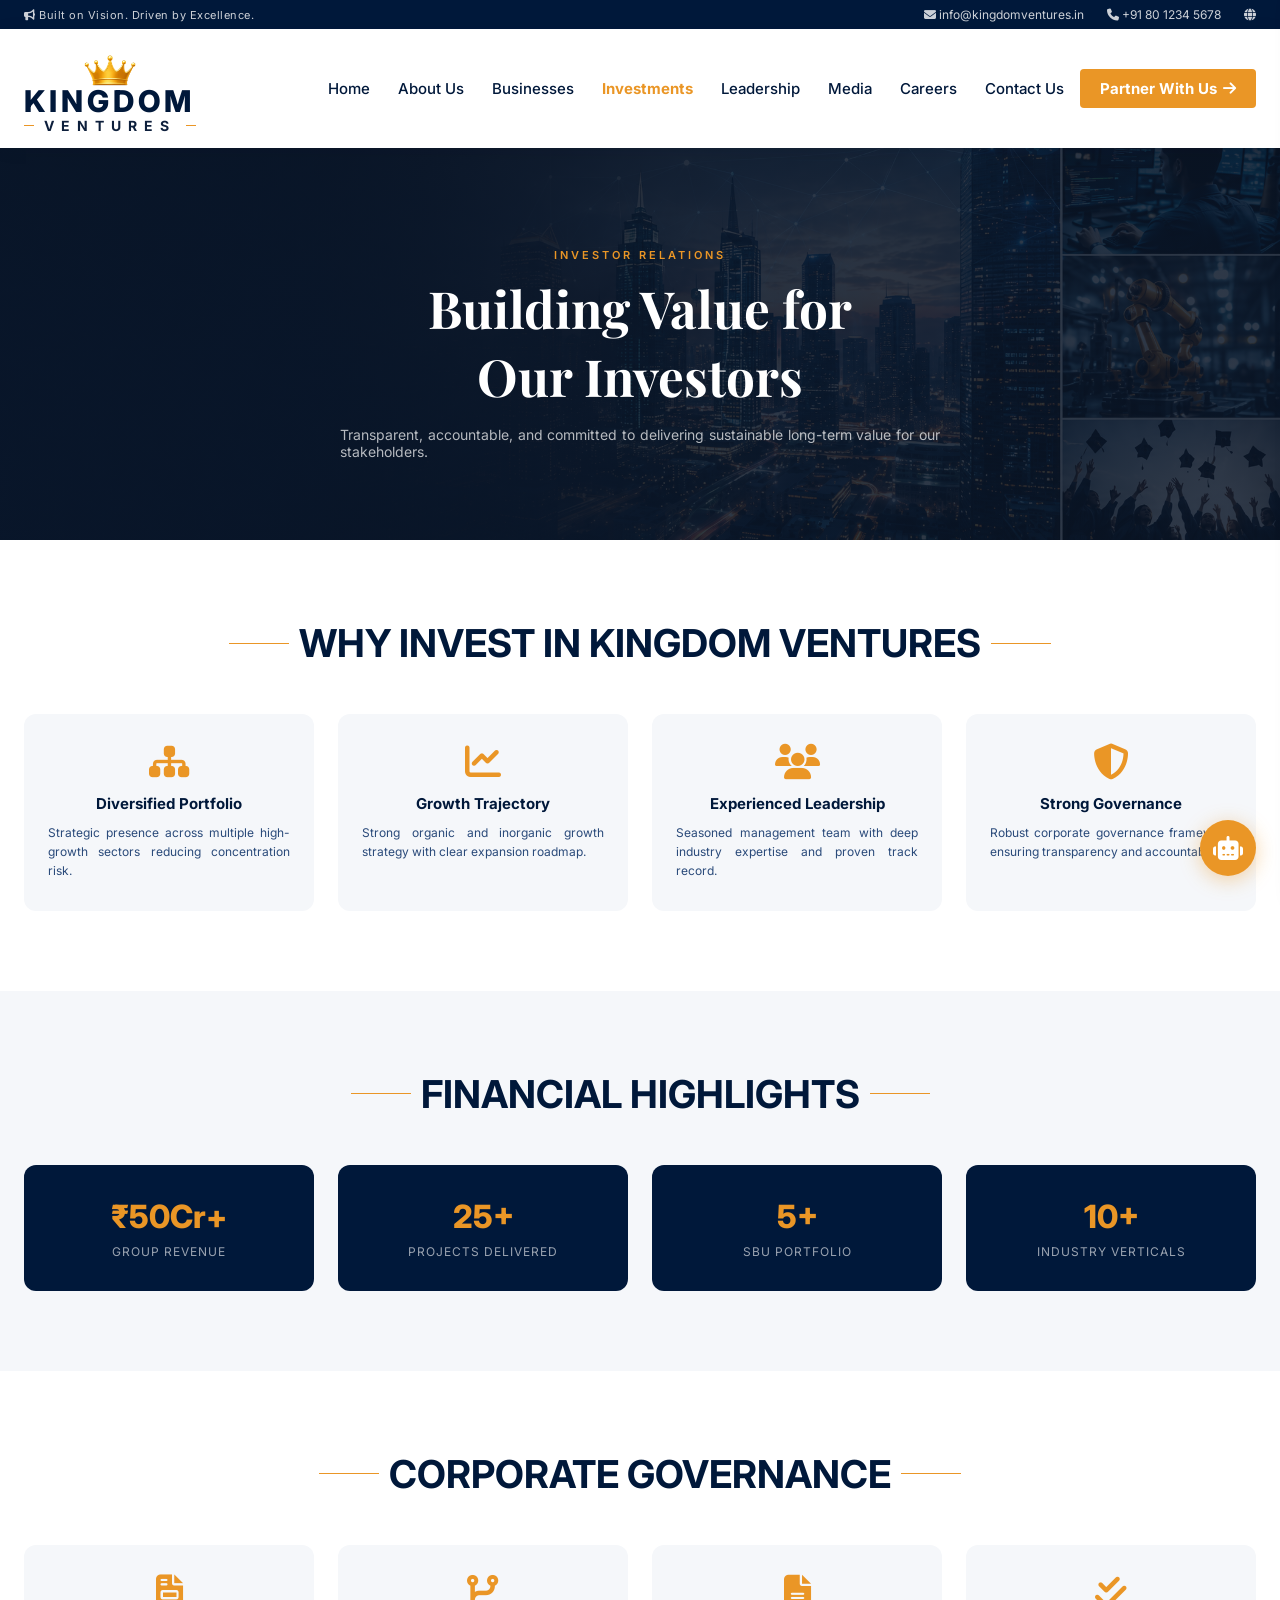
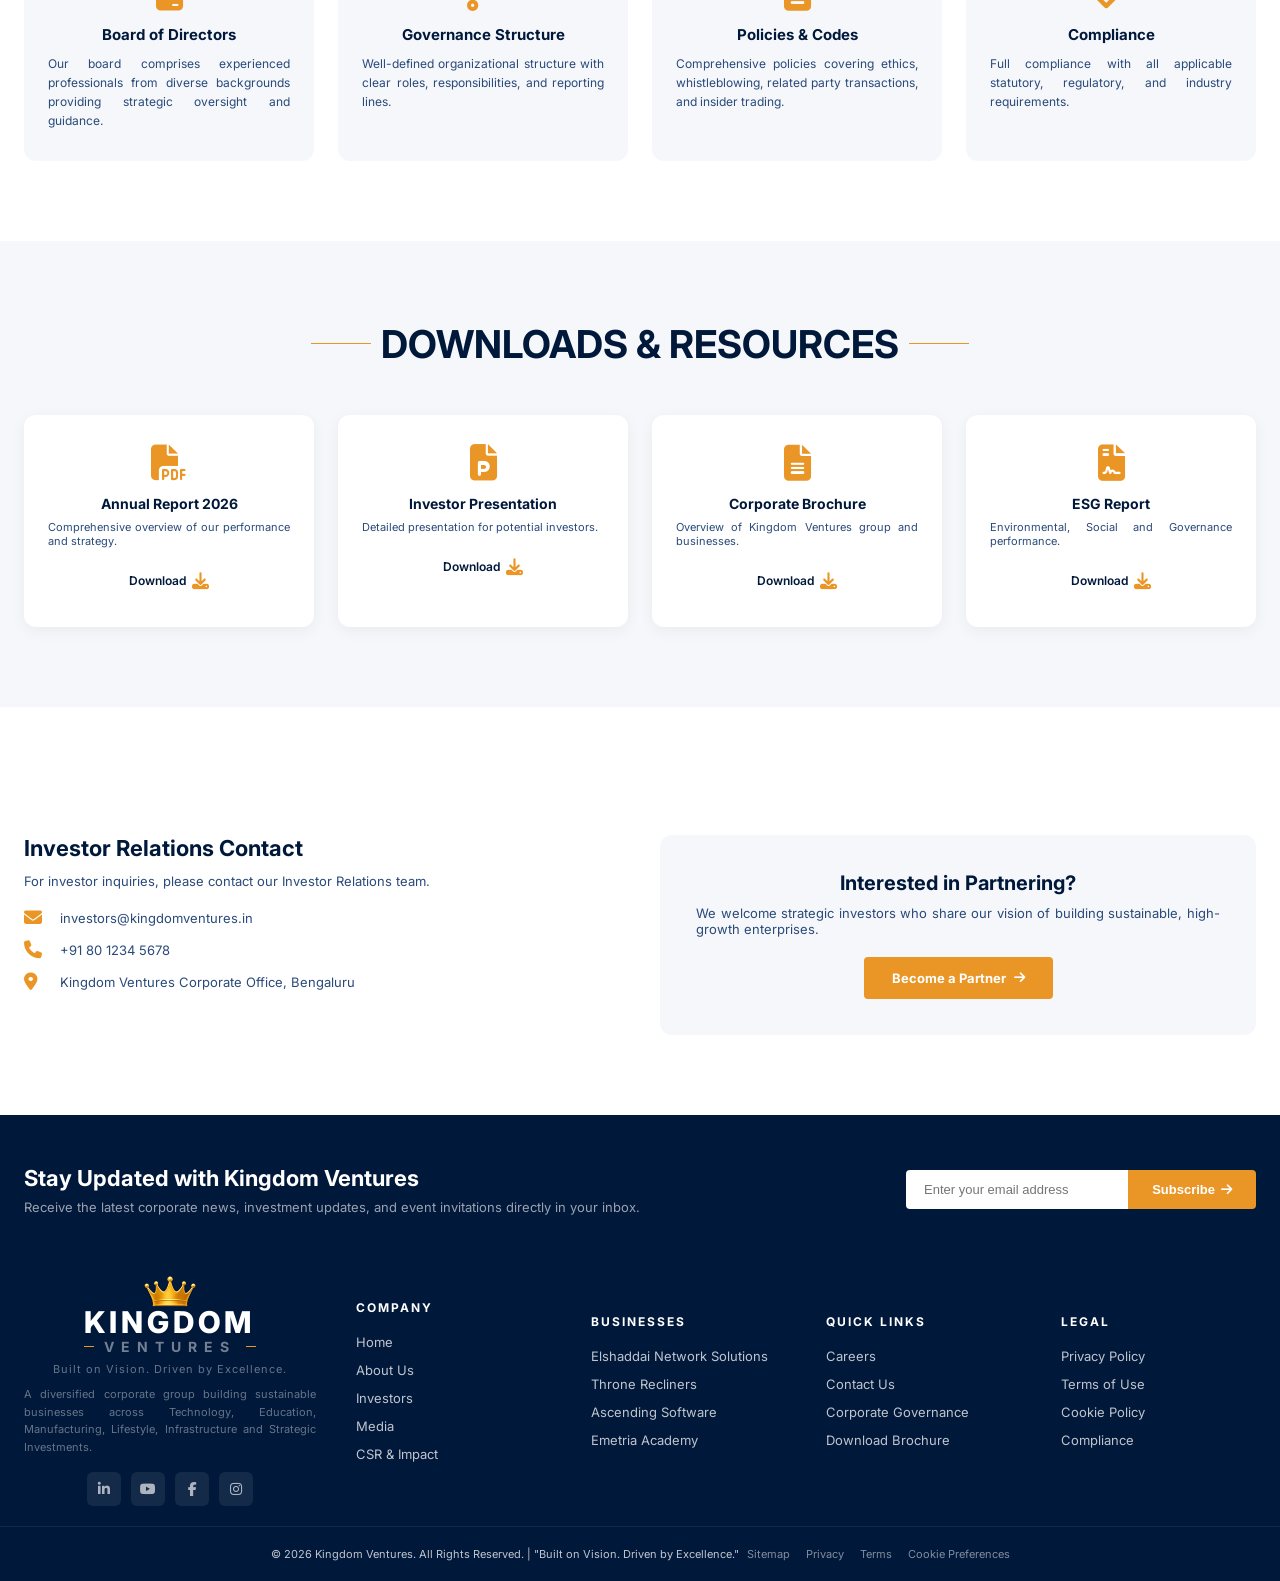
<file: pages/investors.html>
<!DOCTYPE html>
<html lang="en">
<head>
<meta charset="UTF-8">
<meta name="viewport" content="width=device-width, initial-scale=1.0">
<title>Investors - Kingdom Ventures</title>
<meta name="description" content="Kingdom Ventures Investor Relations - Annual reports, financial highlights, corporate governance, and investment opportunities.">
<link href="https://fonts.googleapis.com/css2?family=Playfair+Display:wght@400;600;700;800&family=Inter:wght@300;400;500;600;700;800&display=swap" rel="stylesheet">
<link rel="stylesheet" href="https://cdnjs.cloudflare.com/ajax/libs/font-awesome/6.5.0/css/all.min.css">
<link rel="stylesheet" href="../style.css">
</head>
<body>

<div class="top-bar">
  <div class="inner">
    <span class="left"><i class="fas fa-bullhorn"></i> Built on Vision. Driven by Excellence.</span>
    <div>
      <a href="mailto:info@kingdomventures.in"><i class="fas fa-envelope"></i> info@kingdomventures.in</a>
      <a href="tel:+918012345678"><i class="fas fa-phone"></i> +91 80 1234 5678</a>
      <a href="#"><i class="fas fa-globe"></i></a>
    </div>
  </div>
</div>

<header>
  <div class="header-inner">
    <a href="../index.html" class="logo">
      <div class="logo-icon" style="width:80px;height:41px;"><img src="../images/Crown.png" style="width:100%;" alt="Kingdom Ventures"></div>
      <div class="logo-text">
        <span class="name">KINGDOM</span>
        <div style="display:flex;align-items:center;gap:10px;">
          <div class="section-divider" style="width:10px;height:1px;"></div>
          <span class="sub">VENTURES</span>
          <div class="section-divider" style="width:10px;height:1px;"></div>
        </div>
      </div>
    </a>
    <nav>
      <a href="../index.html">Home</a>
      <a href="about.html">About Us</a>
      <a href="businesses.html">Businesses</a>
      <a href="investors.html" class="active">Investments</a>
      <a href="leadership.html">Leadership</a>
      <a href="media.html">Media</a>
      <a href="careers.html">Careers</a>
      <a href="contact.html">Contact Us</a>
      <a href="#" class="btn-partner">Partner With Us <i class="fas fa-arrow-right"></i></a>
    </nav>
    <button class="hamburger" id="hamburger"><i class="fas fa-bars"></i></button>
  </div>
</header>

<div class="mobile-overlay" id="mobileOverlay"></div>
<div class="mobile-sidebar" id="mobileSidebar">
  <button class="mobile-close" id="mobileClose"><i class="fas fa-times"></i></button>
  <div class="mobile-sidebar-links">
    <a href="../index.html">Home</a>
    <a href="about.html">About Us</a>
    <a href="businesses.html">Businesses</a>
    <a href="investors.html">Investments</a>
    <a href="leadership.html">Leadership</a>
    <a href="media.html">Media</a>
    <a href="careers.html">Careers</a>
    <a href="contact.html">Contact Us</a>
    <a href="#" class="btn-partner" style="margin-top:20px;display:flex;justify-content:center;">Partner With Us <i class="fas fa-arrow-right"></i></a>
  </div>
</div>

<!-- PAGE HERO -->
<section class="page-hero" style="background-image:linear-gradient(rgba(10,22,40,0.85),rgba(10,22,40,0.85)),url('../images/KV Banner Image.png');padding:100px 0 80px;">
  <div class="container" style="text-align:center;">
    <div class="section-label" style="color:var(--gold);margin-bottom:12px;">INVESTOR RELATIONS</div>
    <h1 style="font-family:'Playfair Display',serif;font-size:clamp(32px,4vw,52px);color:var(--white);margin-bottom:16px;">Building Value for<br>Our Investors</h1>
    <p style="color:rgba(255,255,255,0.7);max-width:600px;margin:0 auto;font-size:14px;">Transparent, accountable, and committed to delivering sustainable long-term value for our stakeholders.</p>
  </div>
</section>

<!-- WHY INVEST -->
<section>
  <div class="container">
    <div class="section-center">
      <div class="section-divider"></div>
      <h2 class="section-title">WHY INVEST IN KINGDOM VENTURES</h2>
      <div class="section-divider"></div>
    </div>
    <div class="invest-why-grid">
      <div class="invest-why-card fade-up">
        <i class="fas fa-sitemap"></i>
        <h4>Diversified Portfolio</h4>
        <p>Strategic presence across multiple high-growth sectors reducing concentration risk.</p>
      </div>
      <div class="invest-why-card fade-up fade-up-delay-1">
        <i class="fas fa-chart-line"></i>
        <h4>Growth Trajectory</h4>
        <p>Strong organic and inorganic growth strategy with clear expansion roadmap.</p>
      </div>
      <div class="invest-why-card fade-up fade-up-delay-2">
        <i class="fas fa-users"></i>
        <h4>Experienced Leadership</h4>
        <p>Seasoned management team with deep industry expertise and proven track record.</p>
      </div>
      <div class="invest-why-card fade-up fade-up-delay-3">
        <i class="fas fa-shield-alt"></i>
        <h4>Strong Governance</h4>
        <p>Robust corporate governance framework ensuring transparency and accountability.</p>
      </div>
    </div>
  </div>
</section>

<!-- FINANCIAL HIGHLIGHTS -->
<section style="background:var(--light);">
  <div class="container">
    <div class="section-center">
      <div class="section-divider"></div>
      <h2 class="section-title">FINANCIAL HIGHLIGHTS</h2>
      <div class="section-divider"></div>
    </div>
    <div class="fin-highlights">
      <div class="fin-card fade-up">
        <div class="fin-num">₹50Cr+</div>
        <div class="fin-label">Group Revenue</div>
      </div>
      <div class="fin-card fade-up fade-up-delay-1">
        <div class="fin-num">25+</div>
        <div class="fin-label">Projects Delivered</div>
      </div>
      <div class="fin-card fade-up fade-up-delay-2">
        <div class="fin-num">5+</div>
        <div class="fin-label">SBU Portfolio</div>
      </div>
      <div class="fin-card fade-up fade-up-delay-3">
        <div class="fin-num">10+</div>
        <div class="fin-label">Industry Verticals</div>
      </div>
    </div>
  </div>
</section>

<!-- CORPORATE GOVERNANCE -->
<section>
  <div class="container">
    <div class="section-center">
      <div class="section-divider"></div>
      <h2 class="section-title">CORPORATE GOVERNANCE</h2>
      <div class="section-divider"></div>
    </div>
    <div class="gov-detail-grid">
      <div class="gov-detail-card fade-up">
        <i class="fas fa-file-invoice"></i>
        <h4>Board of Directors</h4>
        <p>Our board comprises experienced professionals from diverse backgrounds providing strategic oversight and guidance.</p>
      </div>
      <div class="gov-detail-card fade-up fade-up-delay-1">
        <i class="fas fa-code-branch"></i>
        <h4>Governance Structure</h4>
        <p>Well-defined organizational structure with clear roles, responsibilities, and reporting lines.</p>
      </div>
      <div class="gov-detail-card fade-up fade-up-delay-2">
        <i class="fas fa-file-alt"></i>
        <h4>Policies & Codes</h4>
        <p>Comprehensive policies covering ethics, whistleblowing, related party transactions, and insider trading.</p>
      </div>
      <div class="gov-detail-card fade-up fade-up-delay-3">
        <i class="fas fa-check-double"></i>
        <h4>Compliance</h4>
        <p>Full compliance with all applicable statutory, regulatory, and industry requirements.</p>
      </div>
    </div>
  </div>
</section>

<!-- DOWNLOADS -->
<section style="background:var(--light);">
  <div class="container">
    <div class="section-center">
      <div class="section-divider"></div>
      <h2 class="section-title">DOWNLOADS & RESOURCES</h2>
      <div class="section-divider"></div>
    </div>
    <div class="downloads-grid">
      <div class="download-card fade-up">
        <i class="fas fa-file-pdf"></i>
        <h4>Annual Report 2026</h4>
        <p>Comprehensive overview of our performance and strategy.</p>
        <a href="#" class="download-btn">Download <i class="fas fa-download" style="    font-size: 17px;margin-bottom: 0;"></i></a>
      </div>
      <div class="download-card fade-up fade-up-delay-1">
        <i class="fas fa-file-powerpoint"></i>
        <h4>Investor Presentation</h4>
        <p>Detailed presentation for potential investors.</p>
        <a href="#" class="download-btn">Download <i class="fas fa-download" style="    font-size: 17px;margin-bottom: 0;"></i></a>
      </div>
      <div class="download-card fade-up fade-up-delay-2">
        <i class="fas fa-file-alt"></i>
        <h4>Corporate Brochure</h4>
        <p>Overview of Kingdom Ventures group and businesses.</p>
        <a href="#" class="download-btn">Download <i class="fas fa-download" style="    font-size: 17px;margin-bottom: 0;"></i></a>
      </div>
      <div class="download-card fade-up fade-up-delay-3">
        <i class="fas fa-file-contract"></i>
        <h4>ESG Report</h4>
        <p>Environmental, Social and Governance performance.</p>
        <a href="#" class="download-btn">Download <i class="fas fa-download" style="    font-size: 17px;margin-bottom: 0;"></i></a>
      </div>
    </div>
  </div>
</section>

<!-- CONTACT INVESTOR RELATIONS -->
<section>
  <div class="container">
    <div class="ir-contact">
      <div class="ir-contact-info fade-up">
        <h3>Investor Relations Contact</h3>
        <p>For investor inquiries, please contact our Investor Relations team.</p>
        <div class="ir-detail">
          <i class="fas fa-envelope"></i>
          <span>investors@kingdomventures.in</span>
        </div>
        <div class="ir-detail">
          <i class="fas fa-phone"></i>
          <span>+91 80 1234 5678</span>
        </div>
        <div class="ir-detail">
          <i class="fas fa-map-marker-alt"></i>
          <span>Kingdom Ventures Corporate Office, Bengaluru</span>
        </div>
      </div>
      <div class="ir-cta fade-up fade-up-delay-1">
        <h3>Interested in Partnering?</h3>
        <p>We welcome strategic investors who share our vision of building sustainable, high-growth enterprises.</p>
        <a href="#" class="btn-primary" style="display:inline-flex;">Become a Partner <i class="fas fa-arrow-right"></i></a>
      </div>
    </div>
  </div>
</section>


<!-- NEWSLETTER -->
<section class="newsletter-section">
  <div class="container">
    <div class="newsletter-banner">
      <div>
        <h3>Stay Updated with Kingdom Ventures</h3>
        <p>Receive the latest corporate news, investment updates, and event invitations directly in your inbox.</p>
      </div>
      <form class="newsletter-form" id="newsletterForm">
        <div class="newsletter-input-group">
          <input type="email" placeholder="Enter your email address" required>
          <button type="submit">Subscribe <i class="fas fa-arrow-right"></i></button>
        </div>
      </form>
    </div>
  </div>
</section>

<!-- FOOTER -->
<footer>
  <div class="footer-main">
    <div class="container">
      <div class="footer-grid">
        <div class="footer-brand">
          <div class="logo">
            <div class="logo-icon" style="width:80px;height:41px;">
              <img src="../images/Crown.png" style="width:100%;" alt="Kingdom Ventures">
            </div>
            <div class="logo-text">
        <span class="name">KINGDOM</span>
        <div style="display:flex;align-items:center;gap:10px;">
          <div class="section-divider" style="width:10px;height:1px;"></div>
          <span class="sub">VENTURES</span>
          <div class="section-divider" style="width:10px;height:1px;"></div>
        </div>
      </div>
          </div>
          <div class="footer-tagline">Built on Vision. Driven by Excellence.</div>
          <div class="footer-desc">A diversified corporate group building sustainable businesses across Technology, Education, Manufacturing, Lifestyle, Infrastructure and Strategic Investments.</div>
          <div class="footer-socials">
            <a href="#" class="social-btn"><i class="fab fa-linkedin-in"></i></a>
            <a href="#" class="social-btn"><i class="fab fa-youtube"></i></a>
            <a href="#" class="social-btn"><i class="fab fa-facebook-f"></i></a>
            <a href="#" class="social-btn"><i class="fab fa-instagram"></i></a>
          </div>
        </div>
        <div class="footer-col">
          <h5>Company</h5>
          <ul>
            <li><a href="../index.html">Home</a></li>
            <li><a href="about.html">About Us</a></li>
            <li><a href="investors.html">Investors</a></li>
            <li><a href="media.html">Media</a></li>
            <li><a href="csr.html">CSR & Impact</a></li>
          </ul>
        </div>
        <div class="footer-col">
          <h5>Businesses</h5>
          <ul>
            <li><a href="businesses.html">Elshaddai Network Solutions</a></li>
            <li><a href="businesses.html">Throne Recliners</a></li>
            <li><a href="businesses.html">Ascending Software</a></li>
            <li><a href="businesses.html">Emetria Academy</a></li>
          </ul>
        </div>
        <div class="footer-col">
          <h5>Quick Links</h5>
          <ul>
            <li><a href="careers.html">Careers</a></li>
            <li><a href="contact.html">Contact Us</a></li>
            <li><a href="#">Corporate Governance</a></li>
            <li><a href="#">Download Brochure</a></li>
          </ul>
        </div>
        <div class="footer-col">
          <h5>Legal</h5>
          <ul>
            <li><a href="#">Privacy Policy</a></li>
            <li><a href="#">Terms of Use</a></li>
            <li><a href="#">Cookie Policy</a></li>
            <li><a href="#">Compliance</a></li>
          </ul>
        </div>
      </div>
    </div>
  </div>
  <div class="footer-bottom">
    <div class="container">
      <div class="footer-bottom-inner">
        <span>© 2026 Kingdom Ventures. All Rights Reserved. | "Built on Vision. Driven by Excellence."</span>
        <div class="footer-bottom-links">
          <a href="#">Sitemap</a>
          <a href="#">Privacy</a>
          <a href="#">Terms</a>
          <a href="#">Cookie Preferences</a>
        </div>
      </div>
    </div>
  </div>
</footer>

<!-- SCROLL TO TOP -->
<button id="scrollToTop" class="scroll-to-top" title="Back to Top">
  <i class="fas fa-arrow-up"></i>
</button>

<!-- AI CHAT ASSISTANT -->
<div class="ai-chat-btn" id="aiChatBtn">
  <i class="fas fa-robot"></i>
</div>
<div class="ai-chat-window" id="aiChatWindow">
  <div class="chat-header">
    <span><i class="fas fa-robot"></i> KV Assistant</span>
    <button id="chatClose"><i class="fas fa-times"></i></button>
  </div>
  <div class="chat-body" id="chatBody">
    <div class="chat-msg bot">
      <div class="msg-content">Welcome to Kingdom Ventures! How can I help you today?<br><br>
        <span class="chat-quick" data-q="Tell me about Emetria Academy">📚 Emetria Academy</span>
        <span class="chat-quick" data-q="Show Throne Recliners">🛋️ Throne Recliners</span>
        <span class="chat-quick" data-q="Career Opportunities">💼 Careers</span>
        <span class="chat-quick" data-q="Contact Information">📞 Contact</span>
      </div>
    </div>
  </div>
  <div class="chat-input">
    <input type="text" id="chatInput" placeholder="Type your question...">
    <button id="chatSend"><i class="fas fa-paper-plane"></i></button>
  </div>
</div>
<script src="../js/main.js"></script>
</body>
</html>
</file>
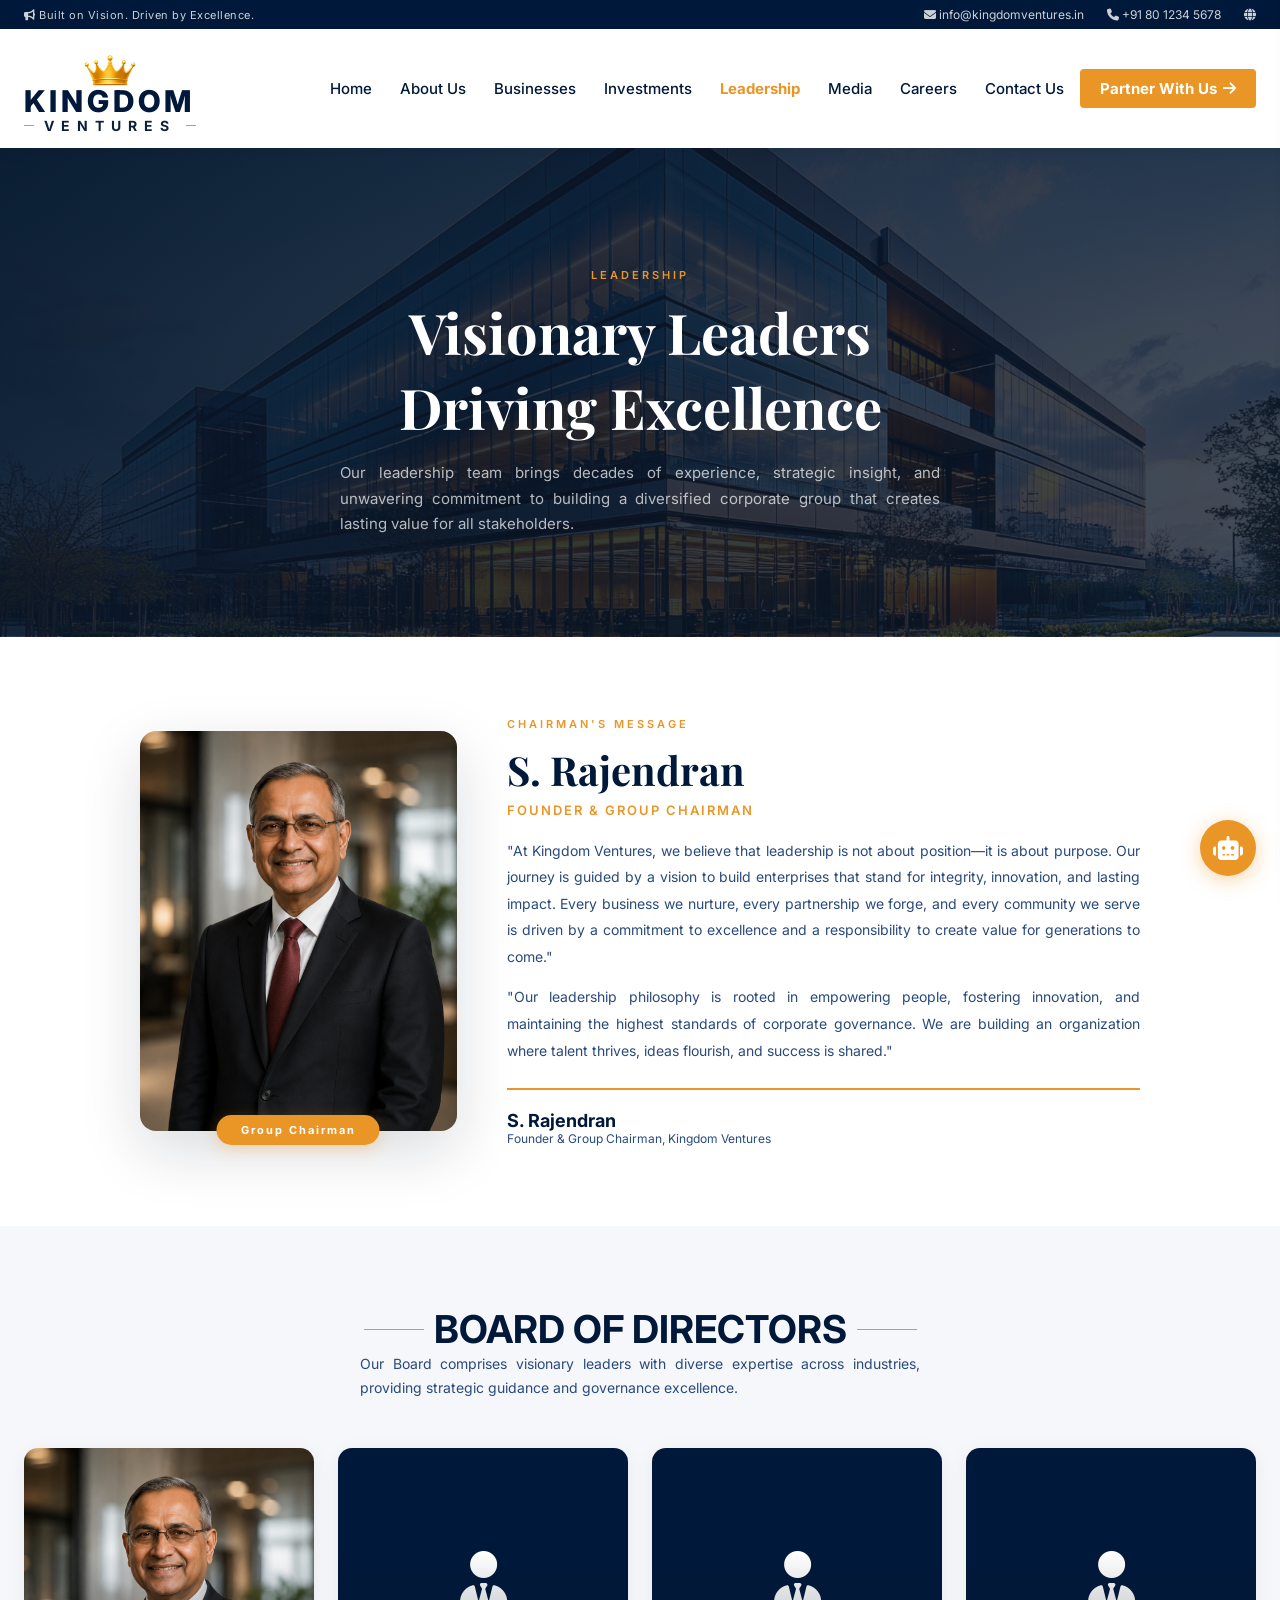
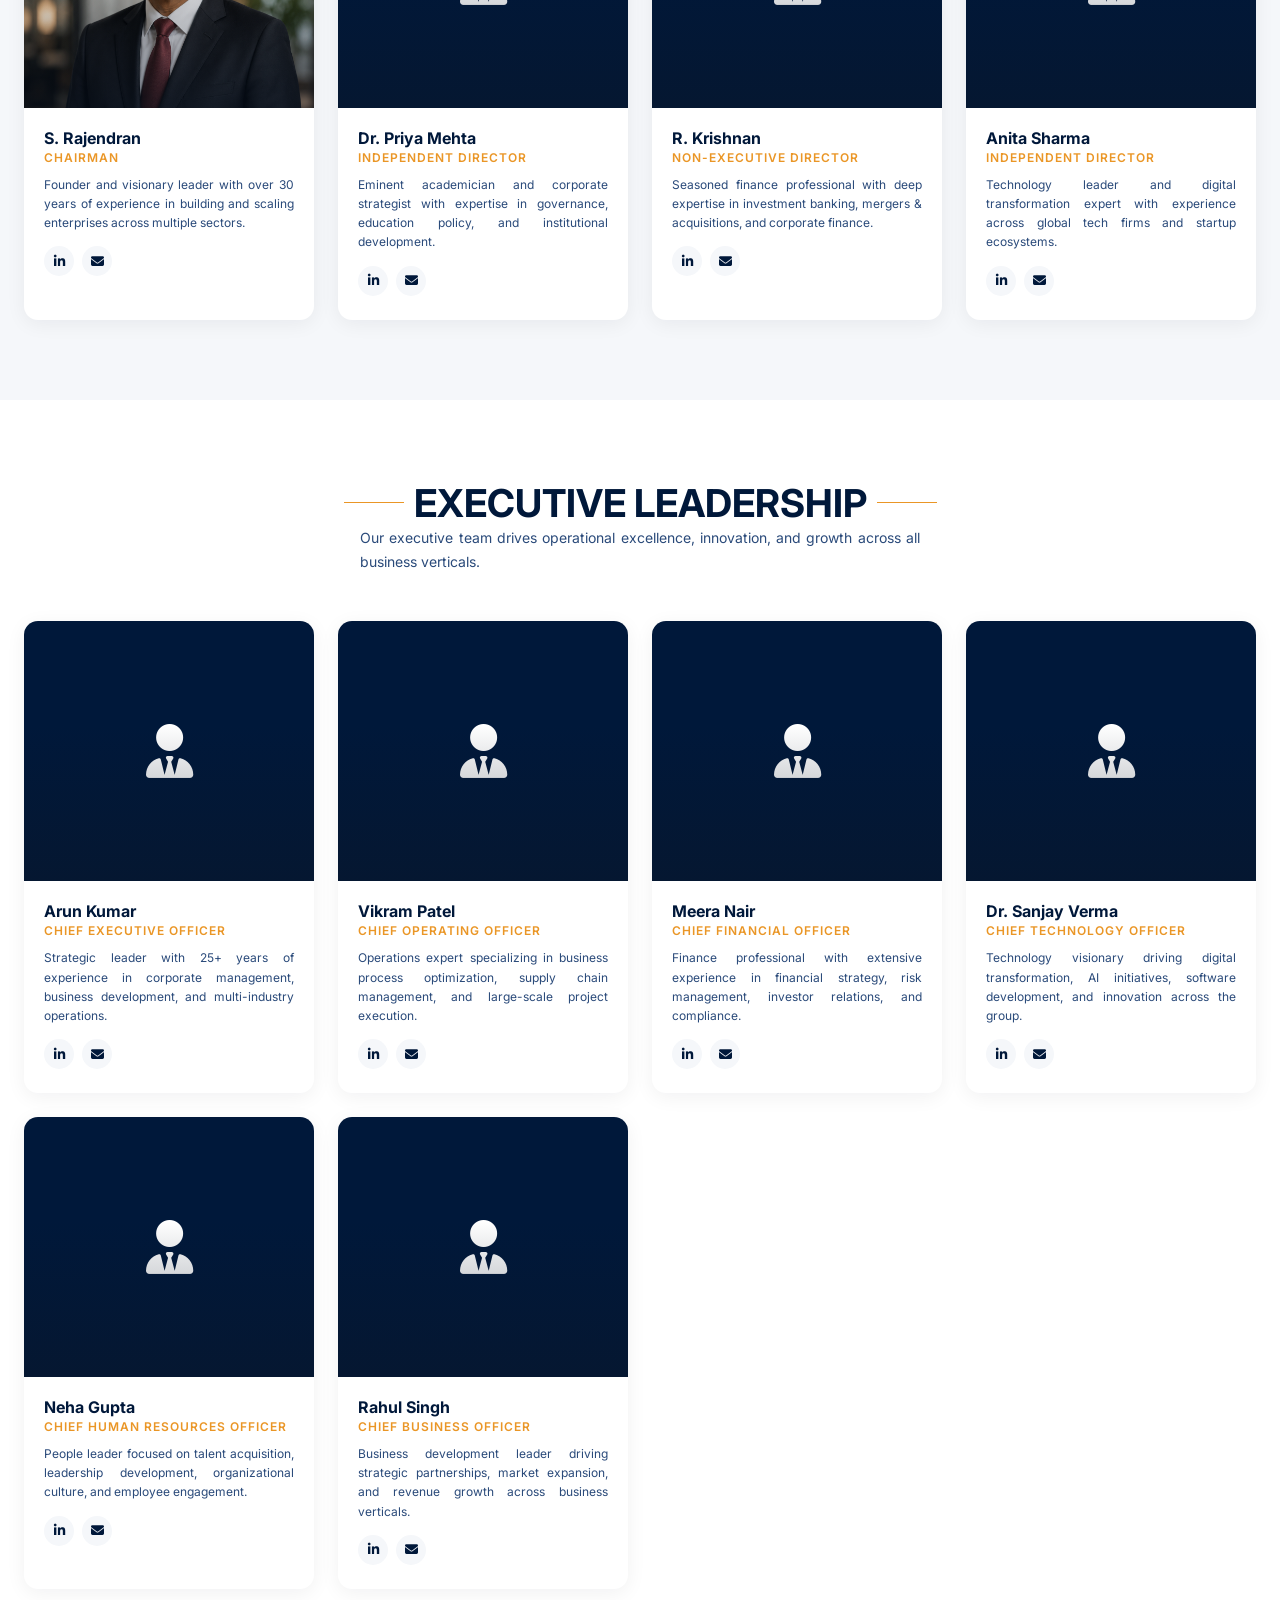
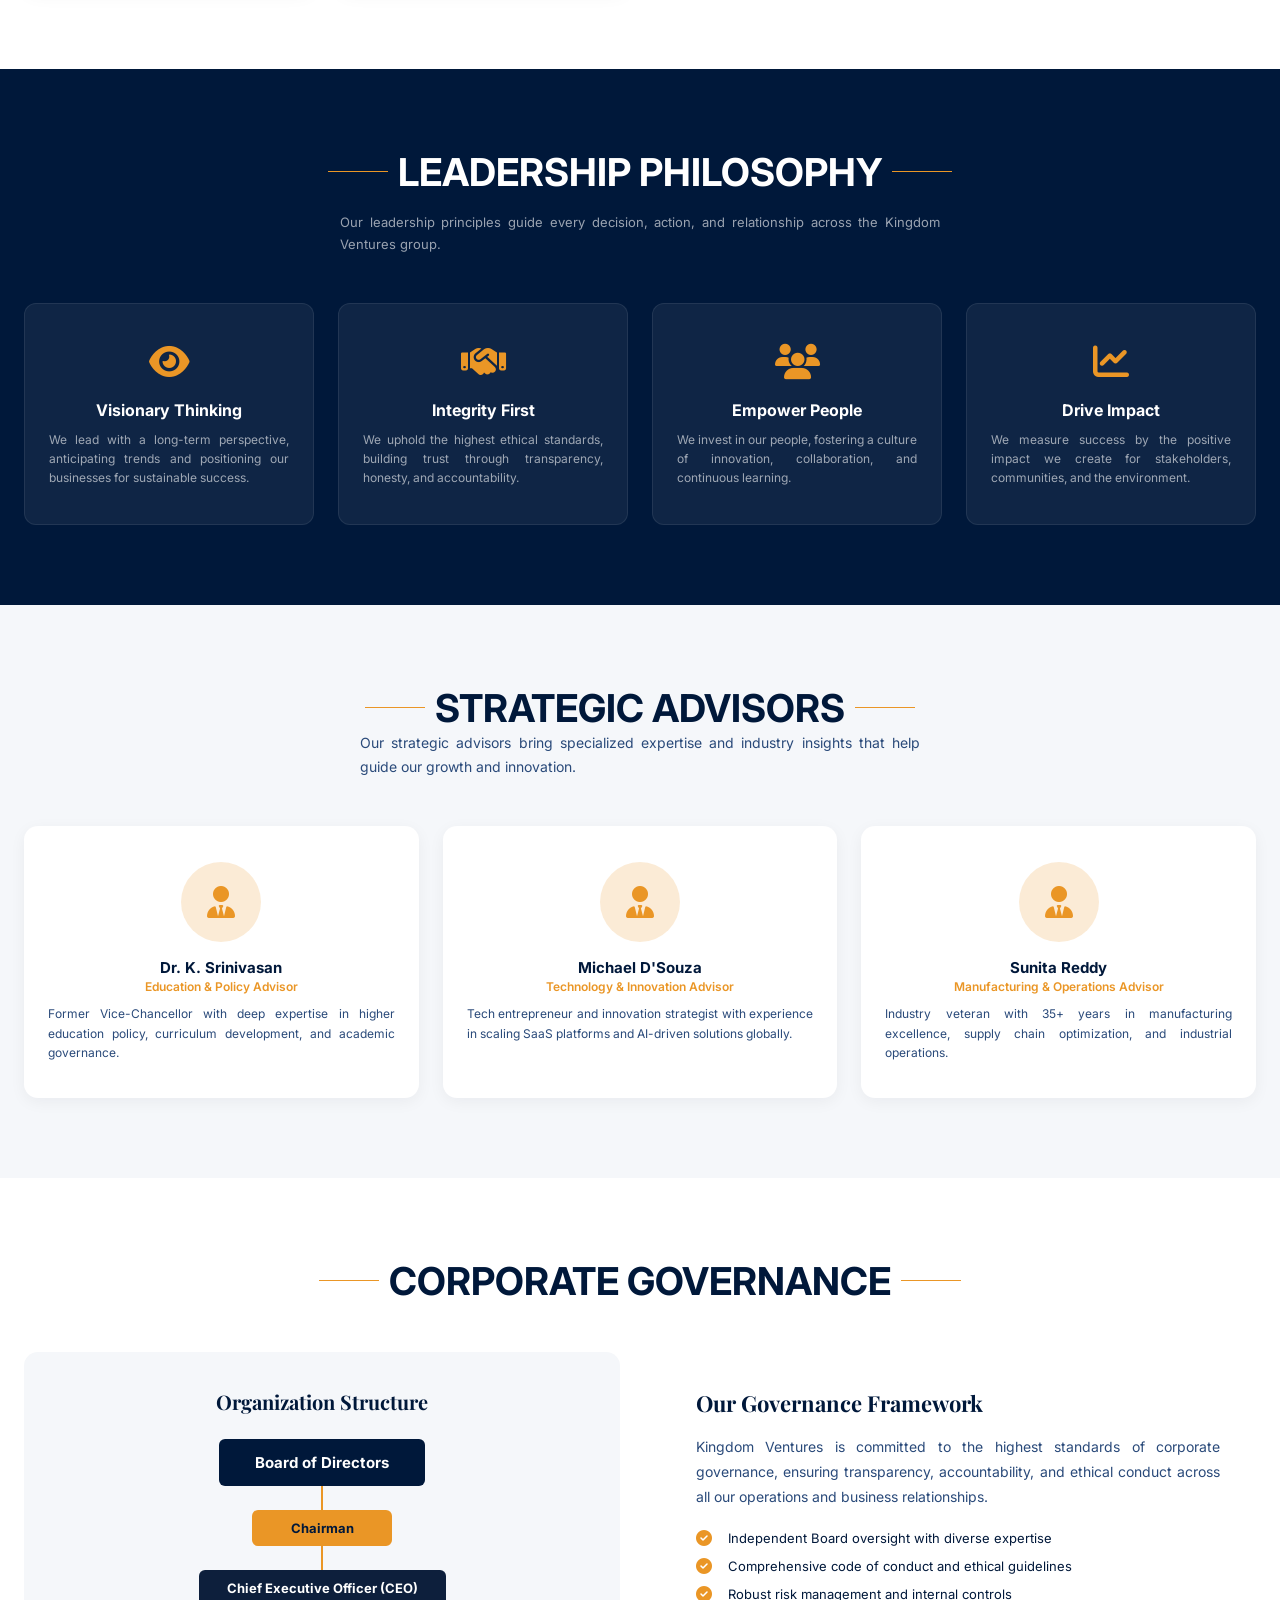
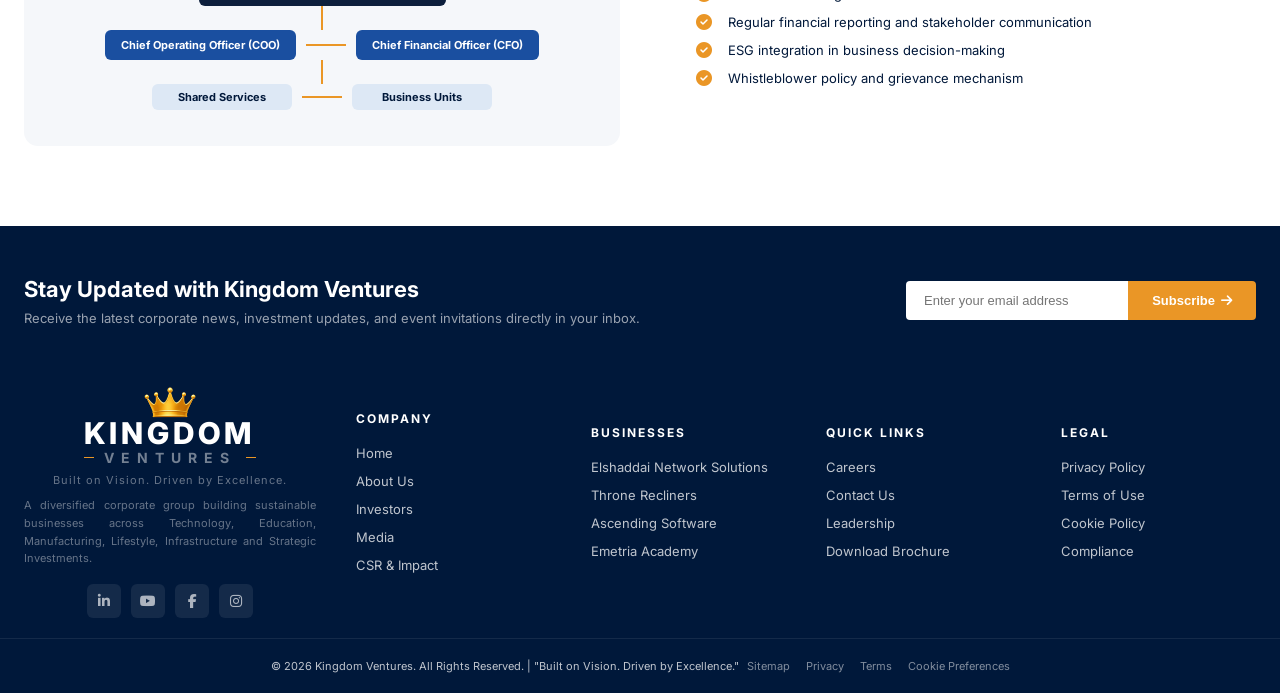
<file: pages/leadership.html>
<!DOCTYPE html>
<html lang="en">
<head>
<meta charset="UTF-8">
<meta name="viewport" content="width=device-width, initial-scale=1.0">
<title>Leadership - Kingdom Ventures</title>
<meta name="description" content="Meet the leadership team of Kingdom Ventures - our Chairman, Board of Directors, and Executive Leadership driving our vision and growth.">
<link href="https://fonts.googleapis.com/css2?family=Playfair+Display:wght@400;600;700;800&family=Inter:wght@300;400;500;600;700;800&display=swap" rel="stylesheet">
<link rel="stylesheet" href="https://cdnjs.cloudflare.com/ajax/libs/font-awesome/6.5.0/css/all.min.css">
<link rel="stylesheet" href="../style.css">
<style>
/* ── LEADERSHIP PAGE SPECIFIC STYLES ── */
.lead-hero {
  background: linear-gradient(135deg, rgba(10,22,40,0.92) 0%, rgba(10,22,40,0.75) 100%), url('../images/2.jpeg');
  background-size: cover;
  background-position: center;
  padding: 120px 0 100px;
  text-align: center;
  position: relative;
}
.lead-hero h1 {
  font-family: 'Playfair Display', serif;
  font-size: clamp(36px, 5vw, 56px);
  color: var(--white);
  margin-bottom: 16px;
}
.lead-hero p {
  color: rgba(255,255,255,0.7);
  max-width: 600px;
  margin: 0 auto;
  font-size: 15px;
  line-height: 1.7;
}

/* ── CHAIRMAN FEATURED ── */
.chairman-featured {
  background: var(--white);
}
.chairman-featured-grid {
  display: grid;
  grid-template-columns: 1fr 2fr;
  gap: 50px;
  align-items: center;
  max-width: 1000px;
  margin: 0 auto;
}
.chairman-featured-img {
  position: relative;
  text-align: center;
}
.chairman-featured-img .img-frame {
  width: 100%;
  max-width: 320px;
  height: 400px;
  border-radius: 16px;
  background: var(--light);
  margin: 0 auto;
  overflow: hidden;
  position: relative;
  box-shadow: 0 20px 60px rgba(10,22,40,0.15);
}
.chairman-featured-img .img-frame img {
  width: 100%;
  height: 100%;
  object-fit: cover;
}
.chairman-featured-img .img-badge {
  position: absolute;
  bottom: -14px;
  left: 50%;
  transform: translateX(-50%);
  background: var(--gold);
  color: white;
  font-size: 11px;
  font-weight: 700;
  letter-spacing: 2px;
  padding: 8px 24px;
  border-radius: 30px;
  white-space: nowrap;
  box-shadow: 0 4px 16px rgba(234,150,38,0.3);
}
.chairman-featured-info .section-label {
  margin-bottom: 12px;
}
.chairman-featured-info h2 {
  font-family: 'Playfair Display', serif;
  font-size: clamp(28px, 3.5vw, 40px);
  color: var(--navy);
  margin-bottom: 6px;
}
.chairman-featured-info .chairman-title {
  font-size: 13px;
  color: var(--gold);
  font-weight: 600;
  letter-spacing: 2px;
  text-transform: uppercase;
  margin-bottom: 20px;
}
.chairman-featured-info p {
  font-size: 14px;
  color: var(--muted);
  line-height: 1.9;
  margin-bottom: 14px;
}
.chairman-signature-block {
  margin-top: 24px;
  padding-top: 20px;
  border-top: 2px solid var(--gold);
}
.chairman-signature-block .sign-name {
  font-size: 18px;
  font-weight: 700;
  color: var(--navy);
}
.chairman-signature-block .sign-title {
  font-size: 12px;
  color: var(--muted);
}

/* ── LEADERSHIP GRID (Board & Executive) ── */
.leadership-grid-section {
  background: var(--light);
}
.leadership-grid {
  display: grid;
  grid-template-columns: repeat(4, 1fr);
  gap: 24px;
  margin-top: 48px;
}
.leader-profile-card {
  background: var(--white);
  border-radius: 14px;
  overflow: hidden;
  box-shadow: 0 4px 20px rgba(10,22,40,0.06);
  transition: transform 0.4s ease, box-shadow 0.4s ease;
  cursor: pointer;
  position: relative;
}
.leader-profile-card:hover {
  transform: translateY(-8px);
  box-shadow: 0 20px 50px rgba(10,22,40,0.12);
}
.leader-profile-card .card-img {
  height: 260px;
  background-size: cover;
  background-position: center top;
  position: relative;
  overflow: hidden;
}
.leader-profile-card .card-img::after {
  content: '';
  position: absolute;
  bottom: 0;
  left: 0;
  right: 0;
  height: 60%;
  background: linear-gradient(to top, rgba(10,22,40,0.5), transparent);
}
.leader-profile-card .card-img .card-icon-fallback {
  width: 100%;
  height: 100%;
  display: flex;
  align-items: center;
  justify-content: center;
  font-size: 54px;
  color: white;
  background: var(--navy);
}
.leader-profile-card .card-body {
  padding: 20px 20px 24px;
}
.leader-profile-card .card-body h4 {
  font-size: 16px;
  font-weight: 700;
  color: var(--navy);
  margin-bottom: 2px;
}
.leader-profile-card .card-body .role {
  font-size: 12px;
  color: var(--gold);
  font-weight: 600;
  letter-spacing: 1px;
  text-transform: uppercase;
  margin-bottom: 10px;
}
.leader-profile-card .card-body p {
  font-size: 12px;
  color: var(--muted);
  line-height: 1.6;
  margin-bottom: 14px;
}
.leader-profile-card .card-body .leader-social {
  display: flex;
  gap: 8px;
}
.leader-profile-card .card-body .leader-social a {
  width: 30px;
  height: 30px;
  border-radius: 50%;
  background: var(--light);
  display: flex;
  align-items: center;
  justify-content: center;
  color: var(--navy);
  font-size: 13px;
  text-decoration: none;
  transition: background 0.2s, color 0.2s;
}
.leader-profile-card .card-body .leader-social a:hover {
  background: var(--gold);
  color: white;
}

/* ── SECTION DIVIDER TITLE ── */
.section-title-left {
  font-family: 'Playfair Display', serif;
  font-size: clamp(24px, 3vw, 36px);
  color: var(--navy);
  margin-bottom: 8px;
}
.section-desc-left {
  font-size: 13px;
  color: var(--muted);
  max-width: 500px;
  line-height: 1.7;
}

/* ── CORPORATE GOVERNANCE ── */
.gov-leadership {
  background: var(--white);
}
.gov-structure {
  display: grid;
  grid-template-columns: 1fr 1fr;
  gap: 40px;
  margin-top: 48px;
  align-items: start;
}
.gov-org-chart {
  background: var(--light);
  border-radius: 14px;
  padding: 36px;
}
.gov-org-chart h3 {
  font-family: 'Playfair Display', serif;
  font-size: 20px;
  color: var(--navy);
  margin-bottom: 24px;
  text-align: center;
}
.org-tree {
  display: flex;
  flex-direction: column;
  align-items: center;
  gap: 0;
}
.org-node {
  padding: 10px 28px;
  border-radius: 6px;
  font-size: 13px;
  font-weight: 700;
  text-align: center;
  min-width: 140px;
}
.org-node.board-node {
  background: var(--navy);
  color: white;
  font-size: 15px;
  padding: 14px 36px;
}
.org-node.gold-node {
  background: var(--gold);
  color: var(--navy);
}
.org-node.dark-node {
  background: var(--navy2);
  color: white;
}
.org-node.blue-node {
  background: var(--blue-accent);
  color: white;
}
.org-connector {
  width: 2px;
  height: 24px;
  background: var(--gold);
}
.org-connector-h {
  height: 2px;
  width: 40px;
  background: var(--gold);
}
.org-row {
  display: flex;
  align-items: center;
  gap: 10px;
  justify-content: center;
}
.gov-desc {
  padding: 36px;
}
.gov-desc h3 {
  font-family: 'Playfair Display', serif;
  font-size: 22px;
  color: var(--navy);
  margin-bottom: 16px;
}
.gov-desc p {
  font-size: 14px;
  color: var(--muted);
  line-height: 1.8;
  margin-bottom: 20px;
}
.gov-principles {
  display: flex;
  flex-direction: column;
  gap: 12px;
}
.gov-principle {
  display: flex;
  align-items: center;
  gap: 12px;
  font-size: 13px;
  color: var(--navy);
}
.gov-principle i {
  color: var(--gold);
  font-size: 16px;
  width: 20px;
}

/* ── LEADERSHIP PHILOSOPHY ── */
.philosophy-section {
  background: var(--navy);
  color: white;
  text-align: center;
}
.philosophy-section .section-title {
  color: white;
}
.philosophy-grid {
  display: grid;
  grid-template-columns: repeat(4, 1fr);
  gap: 24px;
  margin-top: 48px;
}
.philosophy-card {
  padding: 36px 24px;
  border-radius: 12px;
  background: rgba(255,255,255,0.06);
  border: 1px solid rgba(255,255,255,0.08);
  transition: transform 0.3s ease, background 0.3s ease;
}
.philosophy-card:hover {
  transform: translateY(-6px);
  background: rgba(255,255,255,0.1);
}
.philosophy-card .phi-icon {
  font-size: 36px;
  color: var(--gold);
  margin-bottom: 16px;
}
.philosophy-card h4 {
  font-size: 16px;
  font-weight: 700;
  color: white;
  margin-bottom: 10px;
}
.philosophy-card p {
  font-size: 12px;
  color: rgba(255,255,255,0.6);
  line-height: 1.6;
}

/* ── ADVISORY BOARD ── */
.advisory-section {
  background: var(--light);
}
.advisory-grid {
  display: grid;
  grid-template-columns: repeat(3, 1fr);
  gap: 24px;
  margin-top: 48px;
}
.advisory-card {
  background: var(--white);
  border-radius: 14px;
  padding: 36px 24px;
  text-align: center;
  box-shadow: 0 4px 16px rgba(10,22,40,0.05);
  transition: transform 0.3s ease;
}
.advisory-card:hover {
  transform: translateY(-6px);
}
.advisory-card .advisory-avatar {
  width: 80px;
  height: 80px;
  border-radius: 50%;
  background:#ea962630;
  display: flex;
  align-items: center;
  justify-content: center;
  margin: 0 auto 16px;
  font-size: 32px;
  color: var(--gold);
}
.advisory-card h4 {
  font-size: 15px;
  font-weight: 700;
  color: var(--navy);
  margin-bottom: 2px;
}
.advisory-card .advisory-role {
  font-size: 12px;
  color: var(--gold);
  font-weight: 600;
  margin-bottom: 10px;
}
.advisory-card p {
  font-size: 12px;
  color: var(--muted);
  line-height: 1.6;
}

/* ── RESPONSIVE ── */
@media (max-width: 1024px) {
  .chairman-featured-grid {
    grid-template-columns: 1fr;
    text-align: center;
    gap: 40px;
  }
  .chairman-featured-info .section-label {
    justify-content: center;
  }
  .chairman-signature-block {
    text-align: center;
  }
  .leadership-grid {
    grid-template-columns: repeat(2, 1fr);
  }
  .philosophy-grid {
    grid-template-columns: repeat(2, 1fr);
  }
  .gov-structure {
    grid-template-columns: 1fr;
  }
  .advisory-grid {
    grid-template-columns: 1fr 1fr;
  }
}
@media (max-width: 768px) {
  .leadership-grid {
    grid-template-columns: 1fr;
  }
  .philosophy-grid {
    grid-template-columns: 1fr;
  }
  .advisory-grid {
    grid-template-columns: 1fr;
  }
  .chairman-featured-img .img-frame {
    height: 320px;
    max-width: 260px;
  }
  .org-row {
    flex-direction: column;
  }
  .org-connector-h {
    width: 2px;
    height: 20px;
  }
  .leader-profile-card .card-img {
    height: 200px;
  }
}
</style>
</head>
<body>

<!-- TOP BAR -->
<div class="top-bar">
  <div class="inner">
    <span class="left"><i class="fas fa-bullhorn"></i> Built on Vision. Driven by Excellence.</span>
    <div>
      <a href="mailto:info@kingdomventures.in"><i class="fas fa-envelope"></i> info@kingdomventures.in</a>
      <a href="tel:+918012345678"><i class="fas fa-phone"></i> +91 80 1234 5678</a>
      <a href="#"><i class="fas fa-globe"></i></a>
    </div>
  </div>
</div>

<!-- HEADER -->
<header>
  <div class="header-inner">
    <a href="../index.html" class="logo">
      <div class="logo-icon" style="width:80px;height:41px;">
        <img src="../images/Crown.png" style="width:100%;" alt="Kingdom Ventures">
      </div>
      <div class="logo-text">
        <span class="name">KINGDOM</span>
        <div style="display:flex;align-items:center;gap:10px;">
          <div class="section-divider" style="width:10px;height:1px;"></div>
          <span class="sub">VENTURES</span>
          <div class="section-divider" style="width:10px;height:1px;"></div>
        </div>
      </div>
    </a>
    <nav id="navbar">
      <a href="../index.html">Home</a>
      <a href="about.html">About Us</a>
      <a href="businesses.html">Businesses</a>
      <a href="investors.html">Investments</a>
      <a href="leadership.html" class="active">Leadership</a>
      <a href="media.html">Media</a>
      <a href="careers.html">Careers</a>
      <a href="contact.html">Contact Us</a>
      <a href="#" class="btn-partner">Partner With Us <i class="fas fa-arrow-right"></i></a>
    </nav>
    <button class="hamburger" id="hamburger"><i class="fas fa-bars"></i></button>
  </div>
</header>

<!-- MOBILE SIDEBAR OVERLAY -->
<div class="mobile-overlay" id="mobileOverlay"></div>
<div class="mobile-sidebar" id="mobileSidebar">
  <button class="mobile-close" id="mobileClose"><i class="fas fa-times"></i></button>
  <div class="mobile-sidebar-links">
    <a href="../index.html">Home</a>
    <a href="about.html">About Us</a>
    <a href="businesses.html">Businesses</a>
    <a href="investors.html">Investments</a>
    <a href="leadership.html">Leadership</a>
    <a href="media.html">Media</a>
    <a href="careers.html">Careers</a>
    <a href="contact.html">Contact Us</a>
    <a href="#" class="btn-partner" style="margin-top:20px;display:flex;justify-content:center;">Partner With Us <i class="fas fa-arrow-right"></i></a>
  </div>
</div>

<!-- PAGE HERO -->
<section class="lead-hero">
  <div class="container">
    <div class="section-label" style="color:var(--gold);margin-bottom:12px;">LEADERSHIP</div>
    <h1>Visionary Leaders<br>Driving Excellence</h1>
    <p>Our leadership team brings decades of experience, strategic insight, and unwavering commitment to building a diversified corporate group that creates lasting value for all stakeholders.</p>
  </div>
</section>

<!-- CHAIRMAN FEATURED -->
<section class="chairman-featured">
  <div class="container">
    <div class="chairman-featured-grid">
      <div class="chairman-featured-img fade-up">
        <div class="img-frame">
          <img src="../images/6.png" alt="Group Chairman">
        </div>
        <div class="img-badge">Group Chairman</div>
      </div>
      <div class="chairman-featured-info fade-up fade-up-delay-1">
        <div class="section-label">CHAIRMAN'S MESSAGE</div>
        <h2>S. Rajendran</h2>
        <div class="chairman-title">Founder & Group Chairman</div>
        <p>"At Kingdom Ventures, we believe that leadership is not about position—it is about purpose. Our journey is guided by a vision to build enterprises that stand for integrity, innovation, and lasting impact. Every business we nurture, every partnership we forge, and every community we serve is driven by a commitment to excellence and a responsibility to create value for generations to come."</p>
        <p>"Our leadership philosophy is rooted in empowering people, fostering innovation, and maintaining the highest standards of corporate governance. We are building an organization where talent thrives, ideas flourish, and success is shared."</p>
        <div class="chairman-signature-block">
          <div class="sign-name">S. Rajendran</div>
          <div class="sign-title">Founder & Group Chairman, Kingdom Ventures</div>
        </div>
      </div>
    </div>
  </div>
</section>

<!-- BOARD OF DIRECTORS -->
<section class="leadership-grid-section">
  <div class="container">
    <div class="section-center">
      <div class="section-divider"></div>
      <h2 class="section-title">BOARD OF DIRECTORS</h2>
      <div class="section-divider"></div>
    </div>
    <p class="section-desc">Our Board comprises visionary leaders with diverse expertise across industries, providing strategic guidance and governance excellence.</p>
    <div class="leadership-grid">
      <div class="leader-profile-card fade-up">
        <div class="card-img" style="background-image:url('../images/6.png');background-size:cover;background-position:center top;">
        </div>
        <div class="card-body">
          <h4>S. Rajendran</h4>
          <div class="role">Chairman</div>
          <p>Founder and visionary leader with over 30 years of experience in building and scaling enterprises across multiple sectors.</p>
          <div class="leader-social">
            <a href="#"><i class="fab fa-linkedin-in"></i></a>
            <a href="#"><i class="fas fa-envelope"></i></a>
          </div>
        </div>
      </div>
      <div class="leader-profile-card fade-up fade-up-delay-1">
        <div class="card-img">
          <div class="card-icon-fallback"><i class="fas fa-user-tie"></i></div>
        </div>
        <div class="card-body">
          <h4>Dr. Priya Mehta</h4>
          <div class="role">Independent Director</div>
          <p>Eminent academician and corporate strategist with expertise in governance, education policy, and institutional development.</p>
          <div class="leader-social">
            <a href="#"><i class="fab fa-linkedin-in"></i></a>
            <a href="#"><i class="fas fa-envelope"></i></a>
          </div>
        </div>
      </div>
      <div class="leader-profile-card fade-up fade-up-delay-2">
        <div class="card-img">
          <div class="card-icon-fallback"><i class="fas fa-user-tie"></i></div>
        </div>
        <div class="card-body">
          <h4>R. Krishnan</h4>
          <div class="role">Non-Executive Director</div>
          <p>Seasoned finance professional with deep expertise in investment banking, mergers & acquisitions, and corporate finance.</p>
          <div class="leader-social">
            <a href="#"><i class="fab fa-linkedin-in"></i></a>
            <a href="#"><i class="fas fa-envelope"></i></a>
          </div>
        </div>
      </div>
      <div class="leader-profile-card fade-up fade-up-delay-3">
        <div class="card-img">
          <div class="card-icon-fallback"><i class="fas fa-user-tie"></i></div>
        </div>
        <div class="card-body">
          <h4>Anita Sharma</h4>
          <div class="role">Independent Director</div>
          <p>Technology leader and digital transformation expert with experience across global tech firms and startup ecosystems.</p>
          <div class="leader-social">
            <a href="#"><i class="fab fa-linkedin-in"></i></a>
            <a href="#"><i class="fas fa-envelope"></i></a>
          </div>
        </div>
      </div>
    </div>
  </div>
</section>

<!-- EXECUTIVE LEADERSHIP -->
<section>
  <div class="container">
    <div class="section-center">
      <div class="section-divider"></div>
      <h2 class="section-title">EXECUTIVE LEADERSHIP</h2>
      <div class="section-divider"></div>
    </div>
    <p class="section-desc">Our executive team drives operational excellence, innovation, and growth across all business verticals.</p>
    <div class="leadership-grid">
      <div class="leader-profile-card fade-up">
        <div class="card-img">
          <div class="card-icon-fallback"><i class="fas fa-user-tie"></i></div>
        </div>
        <div class="card-body">
          <h4>Arun Kumar</h4>
          <div class="role">Chief Executive Officer</div>
          <p>Strategic leader with 25+ years of experience in corporate management, business development, and multi-industry operations.</p>
          <div class="leader-social">
            <a href="#"><i class="fab fa-linkedin-in"></i></a>
            <a href="#"><i class="fas fa-envelope"></i></a>
          </div>
        </div>
      </div>
      <div class="leader-profile-card fade-up fade-up-delay-1">
        <div class="card-img">
          <div class="card-icon-fallback"><i class="fas fa-user-tie"></i></div>
        </div>
        <div class="card-body">
          <h4>Vikram Patel</h4>
          <div class="role">Chief Operating Officer</div>
          <p>Operations expert specializing in business process optimization, supply chain management, and large-scale project execution.</p>
          <div class="leader-social">
            <a href="#"><i class="fab fa-linkedin-in"></i></a>
            <a href="#"><i class="fas fa-envelope"></i></a>
          </div>
        </div>
      </div>
      <div class="leader-profile-card fade-up fade-up-delay-2">
        <div class="card-img">
          <div class="card-icon-fallback"><i class="fas fa-user-tie"></i></div>
        </div>
        <div class="card-body">
          <h4>Meera Nair</h4>
          <div class="role">Chief Financial Officer</div>
          <p>Finance professional with extensive experience in financial strategy, risk management, investor relations, and compliance.</p>
          <div class="leader-social">
            <a href="#"><i class="fab fa-linkedin-in"></i></a>
            <a href="#"><i class="fas fa-envelope"></i></a>
          </div>
        </div>
      </div>
      <div class="leader-profile-card fade-up fade-up-delay-3">
        <div class="card-img">
          <div class="card-icon-fallback"><i class="fas fa-user-tie"></i></div>
        </div>
        <div class="card-body">
          <h4>Dr. Sanjay Verma</h4>
          <div class="role">Chief Technology Officer</div>
          <p>Technology visionary driving digital transformation, AI initiatives, software development, and innovation across the group.</p>
          <div class="leader-social">
            <a href="#"><i class="fab fa-linkedin-in"></i></a>
            <a href="#"><i class="fas fa-envelope"></i></a>
          </div>
        </div>
      </div>
      <div class="leader-profile-card fade-up fade-up-delay-4">
        <div class="card-img">
          <div class="card-icon-fallback"><i class="fas fa-user-tie"></i></div>
        </div>
        <div class="card-body">
          <h4>Neha Gupta</h4>
          <div class="role">Chief Human Resources Officer</div>
          <p>People leader focused on talent acquisition, leadership development, organizational culture, and employee engagement.</p>
          <div class="leader-social">
            <a href="#"><i class="fab fa-linkedin-in"></i></a>
            <a href="#"><i class="fas fa-envelope"></i></a>
          </div>
        </div>
      </div>
      <div class="leader-profile-card fade-up fade-up-delay-5">
        <div class="card-img">
          <div class="card-icon-fallback"><i class="fas fa-user-tie"></i></div>
        </div>
        <div class="card-body">
          <h4>Rahul Singh</h4>
          <div class="role">Chief Business Officer</div>
          <p>Business development leader driving strategic partnerships, market expansion, and revenue growth across business verticals.</p>
          <div class="leader-social">
            <a href="#"><i class="fab fa-linkedin-in"></i></a>
            <a href="#"><i class="fas fa-envelope"></i></a>
          </div>
        </div>
      </div>
    </div>
  </div>
</section>

<!-- LEADERSHIP PHILOSOPHY -->
<section class="philosophy-section">
  <div class="container">
    <div class="section-center">
      <div class="section-divider" style="background:var(--gold);"></div>
      <h2 class="section-title">LEADERSHIP PHILOSOPHY</h2>
      <div class="section-divider" style="background:var(--gold);"></div>
    </div>
    <p style="color:rgba(255,255,255,0.6);font-size:13px;text-align:center;max-width:600px;margin:16px auto 0;line-height:1.7;">Our leadership principles guide every decision, action, and relationship across the Kingdom Ventures group.</p>
    <div class="philosophy-grid">
      <div class="philosophy-card fade-up">
        <div class="phi-icon"><i class="fas fa-eye"></i></div>
        <h4>Visionary Thinking</h4>
        <p>We lead with a long-term perspective, anticipating trends and positioning our businesses for sustainable success.</p>
      </div>
      <div class="philosophy-card fade-up fade-up-delay-1">
        <div class="phi-icon"><i class="fas fa-handshake"></i></div>
        <h4>Integrity First</h4>
        <p>We uphold the highest ethical standards, building trust through transparency, honesty, and accountability.</p>
      </div>
      <div class="philosophy-card fade-up fade-up-delay-2">
        <div class="phi-icon"><i class="fas fa-users"></i></div>
        <h4>Empower People</h4>
        <p>We invest in our people, fostering a culture of innovation, collaboration, and continuous learning.</p>
      </div>
      <div class="philosophy-card fade-up fade-up-delay-3">
        <div class="phi-icon"><i class="fas fa-chart-line"></i></div>
        <h4>Drive Impact</h4>
        <p>We measure success by the positive impact we create for stakeholders, communities, and the environment.</p>
      </div>
    </div>
  </div>
</section>

<!-- ADVISORY BOARD -->
<section class="advisory-section">
  <div class="container">
    <div class="section-center">
      <div class="section-divider"></div>
      <h2 class="section-title">STRATEGIC ADVISORS</h2>
      <div class="section-divider"></div>
    </div>
    <p class="section-desc">Our strategic advisors bring specialized expertise and industry insights that help guide our growth and innovation.</p>
    <div class="advisory-grid">
      <div class="advisory-card fade-up">
        <div class="advisory-avatar"><i class="fas fa-user-tie"></i></div>
        <h4>Dr. K. Srinivasan</h4>
        <div class="advisory-role">Education & Policy Advisor</div>
        <p>Former Vice-Chancellor with deep expertise in higher education policy, curriculum development, and academic governance.</p>
      </div>
      <div class="advisory-card fade-up fade-up-delay-1">
        <div class="advisory-avatar"><i class="fas fa-user-tie"></i></div>
        <h4>Michael D'Souza</h4>
        <div class="advisory-role">Technology & Innovation Advisor</div>
        <p>Tech entrepreneur and innovation strategist with experience in scaling SaaS platforms and AI-driven solutions globally.</p>
      </div>
      <div class="advisory-card fade-up fade-up-delay-2">
        <div class="advisory-avatar"><i class="fas fa-user-tie"></i></div>
        <h4>Sunita Reddy</h4>
        <div class="advisory-role">Manufacturing & Operations Advisor</div>
        <p>Industry veteran with 35+ years in manufacturing excellence, supply chain optimization, and industrial operations.</p>
      </div>
    </div>
  </div>
</section>

<!-- CORPORATE GOVERNANCE & ORGANIZATION STRUCTURE -->
<section class="gov-leadership">
  <div class="container">
    <div class="section-center">
      <div class="section-divider"></div>
      <h2 class="section-title">CORPORATE GOVERNANCE </h2>
      <div class="section-divider"></div>
    </div>
    <div class="gov-structure">
      <div class="gov-org-chart fade-up">
        <h3>Organization Structure</h3>
        <div class="org-tree">
          <div class="org-node board-node">Board of Directors</div>
          <div class="org-connector"></div>
          <div class="org-node gold-node">Chairman</div>
          <div class="org-connector"></div>
          <div class="org-node dark-node">Chief Executive Officer (CEO)</div>
          <div class="org-connector"></div>
          <div class="org-row">
            <div class="org-node blue-node" style="font-size:11px;padding:8px 16px;">Chief Operating Officer (COO)</div>
            <div class="org-connector-h"></div>
            <div class="org-node blue-node" style="font-size:11px;padding:8px 16px;">Chief Financial Officer (CFO)</div>
          </div>
          <div class="org-connector"></div>
          <div class="org-row" style="flex-wrap:wrap;">
            <div class="org-node" style="background:#dde8f5;color:var(--navy);font-size:11px;padding:6px 14px;">Shared Services</div>
            <div class="org-connector-h"></div>
            <div class="org-node" style="background:#dde8f5;color:var(--navy);font-size:11px;padding:6px 14px;">Business Units</div>
          </div>
        </div>
      </div>
      <div class="gov-desc fade-up fade-up-delay-1">
        <h3>Our Governance Framework</h3>
        <p>Kingdom Ventures is committed to the highest standards of corporate governance, ensuring transparency, accountability, and ethical conduct across all our operations and business relationships.</p>
        <div class="gov-principles">
          <div class="gov-principle">
            <i class="fas fa-check-circle"></i>
            <span>Independent Board oversight with diverse expertise</span>
          </div>
          <div class="gov-principle">
            <i class="fas fa-check-circle"></i>
            <span>Comprehensive code of conduct and ethical guidelines</span>
          </div>
          <div class="gov-principle">
            <i class="fas fa-check-circle"></i>
            <span>Robust risk management and internal controls</span>
          </div>
          <div class="gov-principle">
            <i class="fas fa-check-circle"></i>
            <span>Regular financial reporting and stakeholder communication</span>
          </div>
          <div class="gov-principle">
            <i class="fas fa-check-circle"></i>
            <span>ESG integration in business decision-making</span>
          </div>
          <div class="gov-principle">
            <i class="fas fa-check-circle"></i>
            <span>Whistleblower policy and grievance mechanism</span>
          </div>
        </div>
      </div>
    </div>
  </div>
</section>

<!-- NEWSLETTER -->
<section class="newsletter-section">
  <div class="container">
    <div class="newsletter-banner">
      <div>
        <h3>Stay Updated with Kingdom Ventures</h3>
        <p>Receive the latest corporate news, investment updates, and event invitations directly in your inbox.</p>
      </div>
      <form class="newsletter-form" id="newsletterForm">
        <div class="newsletter-input-group">
          <input type="email" placeholder="Enter your email address" required>
          <button type="submit">Subscribe <i class="fas fa-arrow-right"></i></button>
        </div>
      </form>
    </div>
  </div>
</section>

<!-- FOOTER -->
<footer>
  <div class="footer-main">
    <div class="container">
      <div class="footer-grid">
        <div class="footer-brand">
          <div class="logo">
            <div class="logo-icon" style="width:80px;height:41px;">
              <img src="../images/Crown.png" style="width:100%;" alt="Kingdom Ventures">
            </div>
            <div class="logo-text">
        <span class="name">KINGDOM</span>
        <div style="display:flex;align-items:center;gap:10px;">
          <div class="section-divider" style="width:10px;height:1px;"></div>
          <span class="sub">VENTURES</span>
          <div class="section-divider" style="width:10px;height:1px;"></div>
        </div>
      </div>
          </div>
          <div class="footer-tagline">Built on Vision. Driven by Excellence.</div>
          <div class="footer-desc">A diversified corporate group building sustainable businesses across Technology, Education, Manufacturing, Lifestyle, Infrastructure and Strategic Investments.</div>
          <div class="footer-socials">
            <a href="#" class="social-btn"><i class="fab fa-linkedin-in"></i></a>
            <a href="#" class="social-btn"><i class="fab fa-youtube"></i></a>
            <a href="#" class="social-btn"><i class="fab fa-facebook-f"></i></a>
            <a href="#" class="social-btn"><i class="fab fa-instagram"></i></a>
          </div>
        </div>
        <div class="footer-col">
          <h5>Company</h5>
          <ul>
            <li><a href="../index.html">Home</a></li>
            <li><a href="about.html">About Us</a></li>
            <li><a href="investors.html">Investors</a></li>
            <li><a href="media.html">Media</a></li>
            <li><a href="csr.html">CSR & Impact</a></li>
          </ul>
        </div>
        <div class="footer-col">
          <h5>Businesses</h5>
          <ul>
            <li><a href="businesses.html">Elshaddai Network Solutions</a></li>
            <li><a href="businesses.html">Throne Recliners</a></li>
            <li><a href="businesses.html">Ascending Software</a></li>
            <li><a href="businesses.html">Emetria Academy</a></li>
          </ul>
        </div>
        <div class="footer-col">
          <h5>Quick Links</h5>
          <ul>
            <li><a href="careers.html">Careers</a></li>
            <li><a href="contact.html">Contact Us</a></li>
            <li><a href="leadership.html">Leadership</a></li>
            <li><a href="#">Download Brochure</a></li>
          </ul>
        </div>
        <div class="footer-col">
          <h5>Legal</h5>
          <ul>
            <li><a href="#">Privacy Policy</a></li>
            <li><a href="#">Terms of Use</a></li>
            <li><a href="#">Cookie Policy</a></li>
            <li><a href="#">Compliance</a></li>
          </ul>
        </div>
      </div>
    </div>
  </div>
  <div class="footer-bottom">
    <div class="container">
      <div class="footer-bottom-inner">
        <span>© 2026 Kingdom Ventures. All Rights Reserved. | "Built on Vision. Driven by Excellence."</span>
        <div class="footer-bottom-links">
          <a href="#">Sitemap</a>
          <a href="#">Privacy</a>
          <a href="#">Terms</a>
          <a href="#">Cookie Preferences</a>
        </div>
      </div>
    </div>
  </div>
</footer>

<!-- SCROLL TO TOP -->
<button id="scrollToTop" class="scroll-to-top" title="Back to Top">
  <i class="fas fa-arrow-up"></i>
</button>

<!-- AI CHAT ASSISTANT -->
<div class="ai-chat-btn" id="aiChatBtn">
  <i class="fas fa-robot"></i>
</div>
<div class="ai-chat-window" id="aiChatWindow">
  <div class="chat-header">
    <span><i class="fas fa-robot"></i> KV Assistant</span>
    <button id="chatClose"><i class="fas fa-times"></i></button>
  </div>
  <div class="chat-body" id="chatBody">
    <div class="chat-msg bot">
      <div class="msg-content">Welcome to Kingdom Ventures! How can I help you today?<br><br>
        <span class="chat-quick" data-q="Tell me about Emetria Academy">📚 Emetria Academy</span>
        <span class="chat-quick" data-q="Show Throne Recliners">🛋️ Throne Recliners</span>
        <span class="chat-quick" data-q="Career Opportunities">💼 Careers</span>
        <span class="chat-quick" data-q="Contact Information">📞 Contact</span>
      </div>
    </div>
  </div>
  <div class="chat-input">
    <input type="text" id="chatInput" placeholder="Type your question...">
    <button id="chatSend"><i class="fas fa-paper-plane"></i></button>
  </div>
</div>

<script src="../js/main.js"></script>
</body>
</html>
</file>
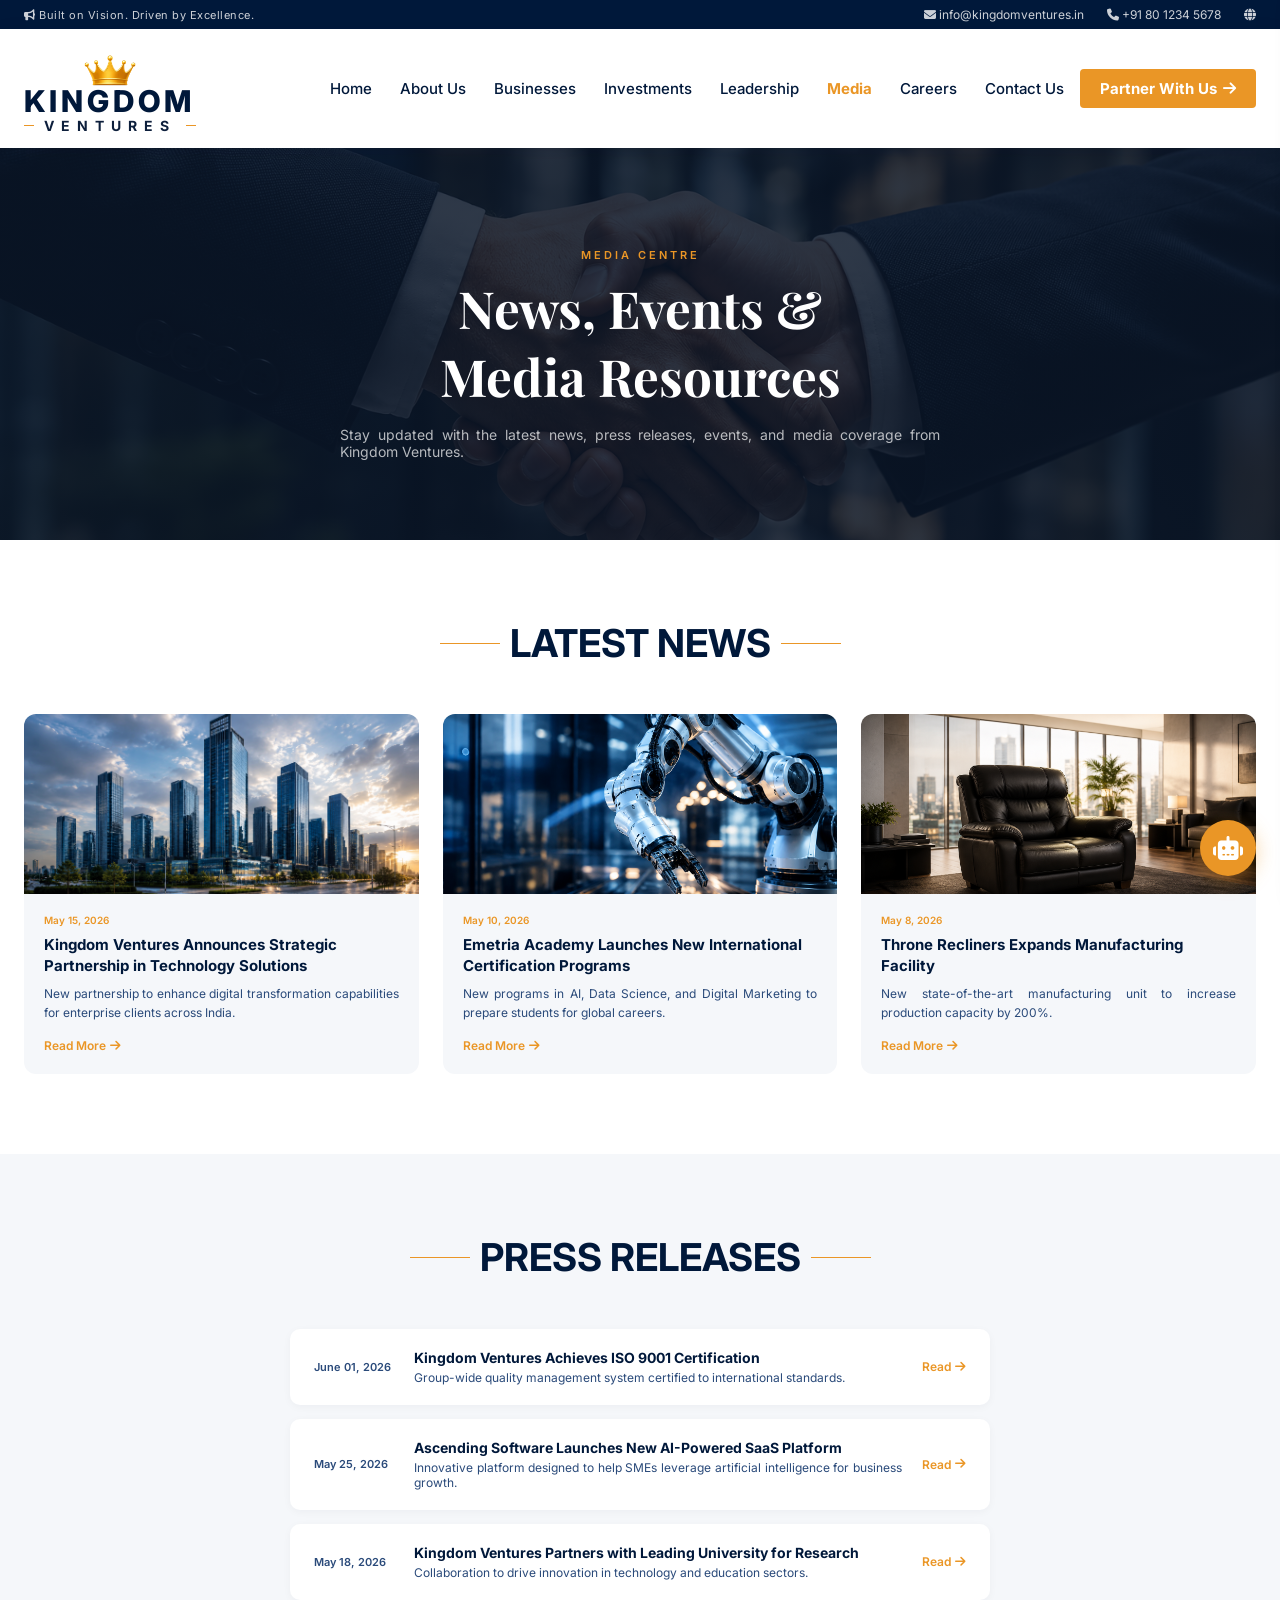
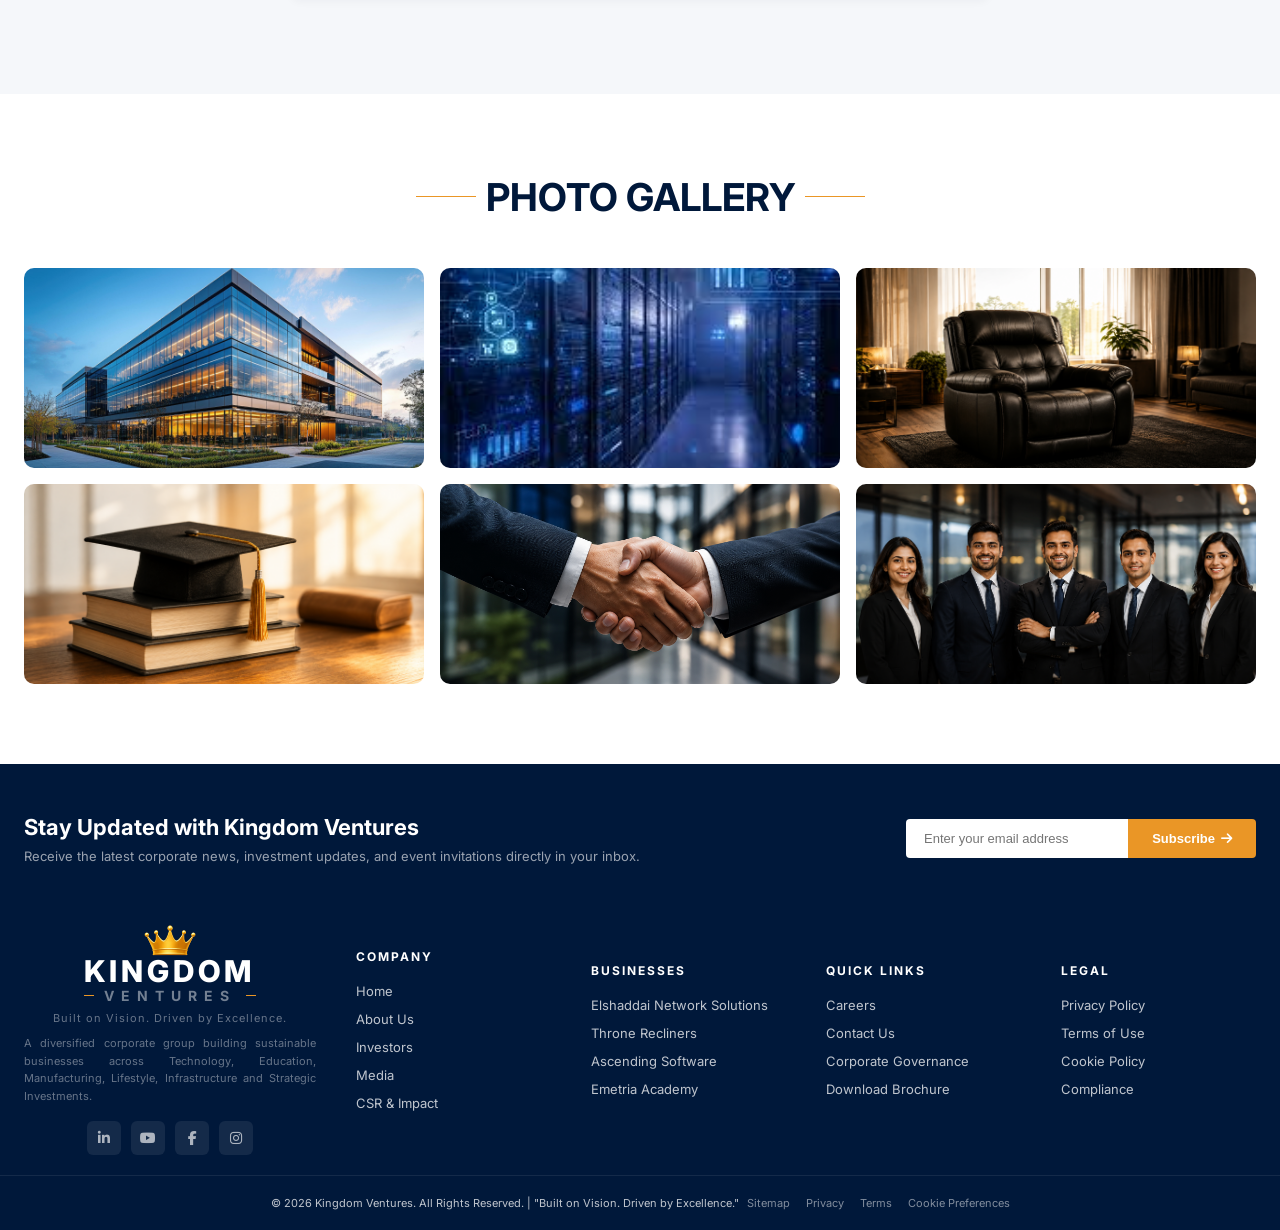
<file: pages/media.html>
<!DOCTYPE html>
<html lang="en">
<head>
<meta charset="UTF-8">
<meta name="viewport" content="width=device-width, initial-scale=1.0">
<title>Media Centre - Kingdom Ventures</title>
<meta name="description" content="Kingdom Ventures Media - News, press releases, gallery, and media resources.">
<link href="https://fonts.googleapis.com/css2?family=Playfair+Display:wght@400;600;700;800&family=Inter:wght@300;400;500;600;700;800&display=swap" rel="stylesheet">
<link rel="stylesheet" href="https://cdnjs.cloudflare.com/ajax/libs/font-awesome/6.5.0/css/all.min.css">
<link rel="stylesheet" href="../style.css">
</head>
<body>
<div class="top-bar">
  <div class="inner">
    <span class="left"><i class="fas fa-bullhorn"></i> Built on Vision. Driven by Excellence.</span>
    <div>
      <a href="mailto:info@kingdomventures.in"><i class="fas fa-envelope"></i> info@kingdomventures.in</a>
      <a href="tel:+918012345678"><i class="fas fa-phone"></i> +91 80 1234 5678</a>
      <a href="#"><i class="fas fa-globe"></i></a>
    </div>
  </div>
</div>
<header>
  <div class="header-inner">
    <a href="../index.html" class="logo">
      <div class="logo-icon" style="width:80px;height:41px;"><img src="../images/Crown.png" style="width:100%;" alt="Kingdom Ventures"></div>
      <div class="logo-text"><span class="name">KINGDOM</span><div style="display:flex;align-items:center;gap:10px;"><div class="section-divider" style="width:10px;height:1px;"></div><span class="sub">VENTURES</span><div class="section-divider" style="width:10px;height:1px;"></div></div></div>
    </a>
    <nav>
      <a href="../index.html">Home</a>
      <a href="about.html">About Us</a>
      <a href="businesses.html">Businesses</a>
      <a href="investors.html">Investments</a>
      <a href="leadership.html">Leadership</a>
      <a href="media.html" class="active">Media</a>
      <a href="careers.html">Careers</a>
      <a href="contact.html">Contact Us</a>
      <a href="#" class="btn-partner">Partner With Us <i class="fas fa-arrow-right"></i></a>
    </nav>
    <button class="hamburger" id="hamburger"><i class="fas fa-bars"></i></button>
  </div>
</header>
<div class="mobile-overlay" id="mobileOverlay"></div>
<div class="mobile-sidebar" id="mobileSidebar">
  <button class="mobile-close" id="mobileClose"><i class="fas fa-times"></i></button>
  <div class="mobile-sidebar-links">
    <a href="../index.html">Home</a>
    <a href="about.html">About Us</a>
    <a href="businesses.html">Businesses</a>
    <a href="investors.html">Investments</a>
    <a href="leadership.html">Leadership</a>
    <a href="media.html">Media</a>
    <a href="careers.html">Careers</a>
    <a href="contact.html">Contact Us</a>
    <a href="#" class="btn-partner" style="margin-top:20px;display:flex;justify-content:center;">Partner With Us <i class="fas fa-arrow-right"></i></a>
  </div>
</div>
<section class="page-hero" style="background-image:linear-gradient(rgba(10,22,40,0.85),rgba(10,22,40,0.85)),url('../images/8.png');padding:100px 0 80px;">
  <div class="container" style="text-align:center;">
    <div class="section-label" style="color:var(--gold);margin-bottom:12px;">MEDIA CENTRE</div>
    <h1 style="font-family:'Playfair Display',serif;font-size:clamp(32px,4vw,52px);color:var(--white);margin-bottom:16px;">News, Events &<br>Media Resources</h1>
    <p style="color:rgba(255,255,255,0.7);max-width:600px;margin:0 auto;font-size:14px;">Stay updated with the latest news, press releases, events, and media coverage from Kingdom Ventures.</p>
  </div>
</section>
<section>
  <div class="container">
    <div class="section-center">
      <div class="section-divider"></div>
      <h2 class="section-title">LATEST NEWS</h2>
      <div class="section-divider"></div>
    </div>
    <div class="media-news-grid">
      <div class="media-news-card fade-up">
        <div class="media-news-img" style="background-image:url('../images/Tall building left.png');"></div>
        <div class="media-news-body">
          <div class="media-news-date">May 15, 2026</div>
          <h4>Kingdom Ventures Announces Strategic Partnership in Technology Solutions</h4>
          <p>New partnership to enhance digital transformation capabilities for enterprise clients across India.</p>
          <a href="#" class="read-more">Read More <i class="fas fa-arrow-right"></i></a>
        </div>
      </div>
      <div class="media-news-card fade-up fade-up-delay-1">
        <div class="media-news-img" style="background-image:url('../images/Left below tall building.png');"></div>
        <div class="media-news-body">
          <div class="media-news-date">May 10, 2026</div>
          <h4>Emetria Academy Launches New International Certification Programs</h4>
          <p>New programs in AI, Data Science, and Digital Marketing to prepare students for global careers.</p>
          <a href="#" class="read-more">Read More <i class="fas fa-arrow-right"></i></a>
        </div>
      </div>
      <div class="media-news-card fade-up fade-up-delay-2">
        <div class="media-news-img" style="background-image:url('../images/Left Image 3.png');"></div>
        <div class="media-news-body">
          <div class="media-news-date">May 8, 2026</div>
          <h4>Throne Recliners Expands Manufacturing Facility</h4>
          <p>New state-of-the-art manufacturing unit to increase production capacity by 200%.</p>
          <a href="#" class="read-more">Read More <i class="fas fa-arrow-right"></i></a>
        </div>
      </div>
    </div>
  </div>
</section>
<section style="background:var(--light);">
  <div class="container">
    <div class="section-center">
      <div class="section-divider"></div>
      <h2 class="section-title">PRESS RELEASES</h2>
      <div class="section-divider"></div>
    </div>
    <div class="press-list">
      <div class="press-item fade-up">
        <div class="press-date">June 01, 2026</div>
        <div class="press-content">
          <h4>Kingdom Ventures Achieves ISO 9001 Certification</h4>
          <p>Group-wide quality management system certified to international standards.</p>
        </div>
        <a href="#" class="press-link">Read <i class="fas fa-arrow-right"></i></a>
      </div>
      <div class="press-item fade-up fade-up-delay-1">
        <div class="press-date">May 25, 2026</div>
        <div class="press-content">
          <h4>Ascending Software Launches New AI-Powered SaaS Platform</h4>
          <p>Innovative platform designed to help SMEs leverage artificial intelligence for business growth.</p>
        </div>
        <a href="#" class="press-link">Read <i class="fas fa-arrow-right"></i></a>
      </div>
      <div class="press-item fade-up fade-up-delay-2">
        <div class="press-date">May 18, 2026</div>
        <div class="press-content">
          <h4>Kingdom Ventures Partners with Leading University for Research</h4>
          <p>Collaboration to drive innovation in technology and education sectors.</p>
        </div>
        <a href="#" class="press-link">Read <i class="fas fa-arrow-right"></i></a>
      </div>
    </div>
  </div>
</section>
<section>
  <div class="container">
    <div class="section-center">
      <div class="section-divider"></div>
      <h2 class="section-title">PHOTO GALLERY</h2>
      <div class="section-divider"></div>
    </div>
    <div class="gallery-grid">
      <div class="gallery-item fade-up" style="background-image:url('../images/2.jpeg');"><div class="gallery-overlay"><span>Corporate HQ</span></div></div>
      <div class="gallery-item fade-up fade-up-delay-1" style="background-image:url('../images/3.jpg');"><div class="gallery-overlay"><span>Technology Lab</span></div></div>
      <div class="gallery-item fade-up fade-up-delay-2" style="background-image:url('../images/4.png');"><div class="gallery-overlay"><span>Manufacturing Unit</span></div></div>
      <div class="gallery-item fade-up fade-up-delay-3" style="background-image:url('../images/5.png');"><div class="gallery-overlay"><span>Education Campus</span></div></div>
      <div class="gallery-item fade-up fade-up-delay-4" style="background-image:url('../images/8.png');"><div class="gallery-overlay"><span>Corporate Event</span></div></div>
      <div class="gallery-item fade-up fade-up-delay-5" style="background-image:url('../images/10.png');"><div class="gallery-overlay"><span>Team Activity</span></div></div>
    </div>
  </div>
</section>



<!-- NEWSLETTER -->
<section class="newsletter-section">
  <div class="container">
    <div class="newsletter-banner">
      <div>
        <h3>Stay Updated with Kingdom Ventures</h3>
        <p>Receive the latest corporate news, investment updates, and event invitations directly in your inbox.</p>
      </div>
      <form class="newsletter-form" id="newsletterForm">
        <div class="newsletter-input-group">
          <input type="email" placeholder="Enter your email address" required>
          <button type="submit">Subscribe <i class="fas fa-arrow-right"></i></button>
        </div>
      </form>
    </div>
  </div>
</section>

<!-- FOOTER -->
<footer>
  <div class="footer-main">
    <div class="container">
      <div class="footer-grid">
        <div class="footer-brand">
          <div class="logo">
            <div class="logo-icon" style="width:80px;height:41px;">
              <img src="../images/Crown.png" style="width:100%;" alt="Kingdom Ventures">
            </div>
            <div class="logo-text">
        <span class="name">KINGDOM</span>
        <div style="display:flex;align-items:center;gap:10px;">
          <div class="section-divider" style="width:10px;height:1px;"></div>
          <span class="sub">VENTURES</span>
          <div class="section-divider" style="width:10px;height:1px;"></div>
        </div>
      </div>
          </div>
          <div class="footer-tagline">Built on Vision. Driven by Excellence.</div>
          <div class="footer-desc">A diversified corporate group building sustainable businesses across Technology, Education, Manufacturing, Lifestyle, Infrastructure and Strategic Investments.</div>
          <div class="footer-socials">
            <a href="#" class="social-btn"><i class="fab fa-linkedin-in"></i></a>
            <a href="#" class="social-btn"><i class="fab fa-youtube"></i></a>
            <a href="#" class="social-btn"><i class="fab fa-facebook-f"></i></a>
            <a href="#" class="social-btn"><i class="fab fa-instagram"></i></a>
          </div>
        </div>
        <div class="footer-col">
          <h5>Company</h5>
          <ul>
            <li><a href="../index.html">Home</a></li>
            <li><a href="about.html">About Us</a></li>
            <li><a href="investors.html">Investors</a></li>
            <li><a href="media.html">Media</a></li>
            <li><a href="csr.html">CSR & Impact</a></li>
          </ul>
        </div>
        <div class="footer-col">
          <h5>Businesses</h5>
          <ul>
            <li><a href="businesses.html">Elshaddai Network Solutions</a></li>
            <li><a href="businesses.html">Throne Recliners</a></li>
            <li><a href="businesses.html">Ascending Software</a></li>
            <li><a href="businesses.html">Emetria Academy</a></li>
          </ul>
        </div>
        <div class="footer-col">
          <h5>Quick Links</h5>
          <ul>
            <li><a href="careers.html">Careers</a></li>
            <li><a href="contact.html">Contact Us</a></li>
            <li><a href="#">Corporate Governance</a></li>
            <li><a href="#">Download Brochure</a></li>
          </ul>
        </div>
        <div class="footer-col">
          <h5>Legal</h5>
          <ul>
            <li><a href="#">Privacy Policy</a></li>
            <li><a href="#">Terms of Use</a></li>
            <li><a href="#">Cookie Policy</a></li>
            <li><a href="#">Compliance</a></li>
          </ul>
        </div>
      </div>
    </div>
  </div>
  <div class="footer-bottom">
    <div class="container">
      <div class="footer-bottom-inner">
        <span>© 2026 Kingdom Ventures. All Rights Reserved. | "Built on Vision. Driven by Excellence."</span>
        <div class="footer-bottom-links">
          <a href="#">Sitemap</a>
          <a href="#">Privacy</a>
          <a href="#">Terms</a>
          <a href="#">Cookie Preferences</a>
        </div>
      </div>
    </div>
  </div>
</footer>

<!-- SCROLL TO TOP -->
<button id="scrollToTop" class="scroll-to-top" title="Back to Top">
  <i class="fas fa-arrow-up"></i>
</button>

<!-- AI CHAT ASSISTANT -->
<div class="ai-chat-btn" id="aiChatBtn">
  <i class="fas fa-robot"></i>
</div>
<div class="ai-chat-window" id="aiChatWindow">
  <div class="chat-header">
    <span><i class="fas fa-robot"></i> KV Assistant</span>
    <button id="chatClose"><i class="fas fa-times"></i></button>
  </div>
  <div class="chat-body" id="chatBody">
    <div class="chat-msg bot">
      <div class="msg-content">Welcome to Kingdom Ventures! How can I help you today?<br><br>
        <span class="chat-quick" data-q="Tell me about Emetria Academy">📚 Emetria Academy</span>
        <span class="chat-quick" data-q="Show Throne Recliners">🛋️ Throne Recliners</span>
        <span class="chat-quick" data-q="Career Opportunities">💼 Careers</span>
        <span class="chat-quick" data-q="Contact Information">📞 Contact</span>
      </div>
    </div>
  </div>
  <div class="chat-input">
    <input type="text" id="chatInput" placeholder="Type your question...">
    <button id="chatSend"><i class="fas fa-paper-plane"></i></button>
  </div>
</div>


<script src="../js/main.js"></script>
</body>
</html>
</file>
<file: style.css>
*,
*::before,
*::after {
  box-sizing: border-box;
  margin: 0;
  padding: 0;
}

:root {
  --navy: #00183a;
  --navy2: #0d1f3c;
  --gold: #EA9626;
  --gold2: #e8c96d;
  --white: #ffffff;
  --light: #f5f7fa;
  --text: #0a1628;
  --muted: #2a4a7a;
  --orange: #e07b39;
  --green: #2e7d4f;
  --blue-accent: #1a4fa0;
}

html {
  scroll-behavior: smooth;
  overflow-x: hidden;
}

body {
  font-family: "Inter", sans-serif;
  color: var(--text);
  background: var(--white);
  overflow-x: hidden;
}
p {
    text-align: justify !important;
}
img {
  max-width: 100%;
}

/* ── TOP BAR ── */
.top-bar {
  background: var(--navy);
  color: rgba(255, 255, 255, 0.8);
  font-size: 12px;
  padding: 7px 0;
}
.top-bar .inner {
  max-width: 1280px;
  margin: 0 auto;
  padding: 0 24px;
  display: flex;
  justify-content: space-between;
  align-items: center;
}
.top-bar a {
  color: rgba(255, 255, 255, 0.8);
  text-decoration: none;
  margin-left: 20px;
}
.top-bar a:hover {
  color: var(--gold);
}
.top-bar .left {
  font-size: 11px;
  letter-spacing: 0.5px;
}

/* ── HEADER ── */
header {
  background: var(--white);
  position: sticky;
  top: 0;
  z-index: 1000;
  box-shadow: 0 2px 16px rgba(10, 22, 40, 0.08);
  height: 119px;
  display: flex;
  align-items: center;
  justify-content: space-between;
}
.header-inner {
  max-width: 1379px;
  margin: 0 auto;
  padding: 0 24px;
  display: flex;
  align-items: center;
  justify-content: space-between;
  height: 68px;
  width: 100%;
}
.logo {
  display: flex;
  align-items: center;
  text-decoration: none;
  flex-direction: column;
}
.footer-brand {
  display: flex;
  flex-direction: column;
  align-items: center;
}

.logo-text {
  line-height: 1.1;
}
.logo-text .name {
 
  font-size: 30px;
  font-weight: 800;
  color: var(--navy);
  display: block;
  letter-spacing: 4px;
}
.logo-text .sub {
  font-size: 14px;
  letter-spacing: 7px;
  color: #0d1f3c;
  text-transform: uppercase;
  font-weight: 700;
}

nav {
  display: flex;
  align-items: center;
  gap: 4px;
}
nav a {
  font-size: 15px;
  font-weight: 500;
  color: var(--navy);
  text-decoration: none;
  padding: 8px 12px;
  border-radius: 4px;
  transition: color 0.2s;
  white-space: nowrap;
}
nav a:hover {
  color: var(--gold);
}

.btn-partner {
  background: var(--gold);
  color: white !important;
  padding: 10px 20px !important;
  border-radius: 4px;
  font-weight: 700 !important;
  display: flex;
  align-items: center;
  gap: 6px;
  transition: background 0.2s !important;
}
.btn-partner:hover {
  background: var(--gold2) !important;
  color: var(--navy) !important;
}

/* ── HAMBURGER ── */
.hamburger {
  display: none;
  background: none;
  border: none;
  font-size: 24px;
  color: var(--navy);
  cursor: pointer;
  padding: 4px 8px;
  margin-left: auto;
  transition: color 0.2s;
}
.hamburger:hover {
  color: var(--gold);
}

/* ── MOBILE SIDEBAR ── */
.mobile-overlay {
  position: fixed;
  inset: 0;
  background: rgba(10, 22, 40, 0.6);
  z-index: 2000;
  opacity: 0;
  pointer-events: none;
  transition: opacity 0.3s ease;
  display: none;
}
.mobile-overlay.open {
  opacity: 1;
  pointer-events: auto;
}
.mobile-sidebar {
  position: fixed;
  top: 0;
  right: -300px;
  width: 280px;
  max-width: 85vw;
  height: 100vh;
  background: var(--white);
  z-index: 2001;
  box-shadow: -4px 0 20px rgba(10, 22, 40, 0.18);
  transition: right 0.35s cubic-bezier(0.4, 0, 0.2, 1);
  overflow-y: auto;
  display: block;
}
.mobile-sidebar.open {
  right: 0;
}
.mobile-close {
  background: none;
  border: none;
  font-size: 22px;
  color: var(--navy);
  cursor: pointer;
  position: absolute;
  top: 16px;
  right: 16px;
  padding: 4px 8px;
  transition: color 0.2s;
}
.mobile-close:hover {
  color: var(--gold);
}
.mobile-sidebar-links {
  display: flex;
  flex-direction: column;
  padding: 60px 24px 24px;
}
.mobile-sidebar-links a {
  font-size: 16px;
  font-weight: 500;
  color: var(--navy);
  text-decoration: none;
  padding: 14px 0;
  border-bottom: 1px solid #d4e0ef;
  transition: color 0.2s;
}
.mobile-sidebar-links a:hover {
  color: var(--gold);
}
.mobile-sidebar-links a:last-of-type {
  border-bottom: none;
}

/* ── HERO ── */
.hero {
  background-image: url("images/KV Banner Image.png");
  background-size: cover;
  background-position: center;
  min-height: 560px;
  display: grid;
  grid-template-columns: 1fr;
  overflow: hidden;
  position: relative;
}
.hero-left {
  display: flex;
  flex-direction: column;
  justify-content: center;
  padding: 80px 60px 80px 80px;
  position: relative;
  z-index: 2;
}
.hero-left h1 {
 
  font-size: clamp(28px, 4vw, 54px);
  letter-spacing: 2px;
  color: var(--white);
  margin-bottom: 20px;
}
.hero-left h1 span.hero-line {
  color: var(--white);
}
.hero-left p {
  color: rgba(255, 255, 255, 0.75);
  font-size: 14px;
  line-height: 1.7;
  max-width: 400px;
  margin-bottom: 36px;
}
.hero-buttons {
  display: flex;
  gap: 16px;
  flex-wrap: wrap;
}
.btn-primary {
  background: var(--gold);
  color: white;
  padding: 13px 28px;
  border-radius: 4px;
  font-weight: 700;
  font-size: 13px;
  text-decoration: none;
  display: inline-flex;
  align-items: center;
  gap: 8px;
  transition: background 0.2s, transform 0.2s;
}
.btn-primary:hover {
  background: var(--gold2);
  color: white;
  transform: translateY(-2px);
}
.btn-outline {
  border: 1.5px solid rgba(255, 255, 255, 0.45);
  color: var(--white);
  padding: 13px 28px;
  border-radius: 4px;
  font-weight: 600;
  font-size: 13px;
  text-decoration: none;
  display: inline-flex;
  align-items: center;
  gap: 8px;
  transition: border-color 0.2s, transform 0.2s;
}
.btn-outline:hover {
  border-color: var(--gold);
  color: var(--gold);
  transform: translateY(-2px);
}

.hero-right {
  display: grid;
  grid-template-rows: 2fr 1fr;
  grid-template-columns: 1fr 1fr;
  gap: 4px;
  overflow: hidden;
}
.hero-img {
  background-size: cover;
  background-position: center;
  transition: transform 0.6s ease;
}
.hero-img:hover {
  transform: scale(1.03);
}
.hero-img.main {
  grid-row: 1 / 2;
  grid-column: 1 / 3;
  background-image: url("https://images.unsplash.com/photo-1486325212027-8081e485255e?w=900");
  min-height: 300px;
}
.hero-img.sm1 {
  background-image: url("https://images.unsplash.com/photo-1677442135703-1787eea5ce01?w=400");
}
.hero-img.sm2 {
  background-image: url("https://images.unsplash.com/photo-1523050854058-8df90110c9f1?w=400");
}

/* ── STATS BAR ── */
.stats-bar {
  background: var(--navy);
  border-top: 1px solid rgba(255, 255, 255, 0.15);
}
.stats-inner {
  max-width: 1280px;
  margin: 0 auto;
  padding: 24px 24px;
  display: flex;
  justify-content: space-around;
  align-items: center;
  flex-wrap: wrap;
  gap: 20px;
}
.stat-item {
  display: flex;
  align-items: center;
  gap: 14px;
  color: var(--white);
  opacity: 0;
  transform: translateY(20px);
  transition: opacity 0.5s ease, transform 0.5s ease;
}
.stat-item.visible {
  opacity: 1;
  transform: translateY(0);
}
.stat-icon {
  font-size: 28px;
  color: var(--gold);
  flex-shrink: 0;
}
.stat-num {
  font-size: 22px;
  font-weight: 700;
  color: var(--gold);
  line-height: 1;
}
.stat-label {
  font-size: 11px;
  color: rgba(255, 255, 255, 0.65);
  margin-top: 2px;
}

/* ── SECTION COMMON ── */
section {
  padding: 80px 0;
}
.container {
  max-width: 1280px;
  margin: 0 auto;
  padding: 0 24px;
}
.section-label {
  font-size: 11px;
  letter-spacing: 3px;
  text-transform: uppercase;
  color: var(--gold);
  font-weight: 600;
  margin-bottom: 8px;
}
.section-title {
 
  font-size: clamp(24px, 3vw, 40px);
  color: var(--navy);
  line-height: 1.2;
  margin-bottom: 0;
}
.section-divider {
  width: 60px;
  height: 1px;
  background: var(--gold);
}
.section-center {
  display: flex;
  text-align: center;
  align-items: center;
  justify-content: center;
  gap: 10px;
  flex-wrap: wrap;
}
.section-desc {
  color: var(--muted);
  font-size: 14px;
  line-height: 1.7;
  max-width: 560px;
  margin: 0 auto 48px;
}

/* ── WHO WE ARE ── */
.who-grid {
  display: grid;
  grid-template-columns: 1fr 1fr 1fr;
  gap: 40px;
  align-items: center;
}
.who-img-wrap {
  position: relative;
  border-radius: 8px;
  overflow: hidden;
}
.who-img-wrap img {
  width: 100%;
  display: block;
  border-radius: 8px;
}
.play-btn {
  position: absolute;
  top: 50%;
  left: 50%;
  transform: translate(-50%, -50%);
  width: 60px;
  height: 60px;
  border: 3px solid white;
  border-radius: 50%;
  display: flex;
  align-items: center;
  justify-content: center;
  cursor: pointer;
  transition: background 0.2s;
}
.play-btn:hover {
  background: var(--gold);
}
.play-btn i {
  color: white;
  font-size: 20px;
  margin-left: 4px;
}

.who-mid {
  padding: 0 20px;
}
.who-mid .section-label {
  color: var(--gold);
}
.who-mid h2 {
 
  font-size: 32px;
  color: var(--navy);
  margin-bottom: 14px;
}
.who-mid p {
  font-size: 14px;
  color: var(--muted);
  line-height: 1.7;
  margin-bottom: 28px;
}

.mvv-item {
  display: flex;
  align-items: flex-start;
  gap: 14px;
  margin-bottom: 20px;
}
.mvv-icon {
  width: 38px;
  height: 38px;
  background: #ea96261a;
  border-radius: 50%;
  display: flex;
  align-items: center;
  justify-content: center;
  flex-shrink: 0;
  color: var(--gold);
  font-size: 16px;
}
.mvv-item h4 {
  font-size: 16px;
  font-weight: 700;
  color: var(--navy);
  margin-bottom: 11px;
}
.mvv-item p {
  font-size: 12px;
  color: var(--muted);
}
.values-list {
  font-size: 12px;
  color: var(--muted);
}

/* ── OUR BUSINESSES ── */
.businesses {
  background: var(--light);
}
.biz-grid {
  display: grid;
  grid-template-columns: repeat(4, 1fr);
  gap: 24px;
}
.biz-card {
  background: var(--white);
  border-radius: 10px;
  overflow: hidden;
  box-shadow: 0 4px 20px rgba(10, 22, 40, 0.07);
  transition: transform 0.3s, box-shadow 0.3s;
  cursor: pointer;
}
.biz-card:hover {
  transform: translateY(-6px);
  box-shadow: 0 16px 40px rgba(10, 22, 40, 0.13);
}
.biz-img {
  height: 140px;
  background-size: cover;
  background-position: center;
  position: relative;
}
.biz-badge {
  position: absolute;
  bottom: -26px;
  left: 50%;
  transform: translateX(-50%);
  width: 70px;
  height: 70px;
  border-radius: 50%;
  display: flex;
  align-items: center;
  justify-content: center;
  font-size: 32px;
  color: var(--white);
}
.biz-body {
  padding: 36px 20px 24px;
}
.biz-body h3 {
  font-size: 15px;
  font-weight: 800;
  letter-spacing: 1px;
  text-transform: uppercase;
  margin-bottom: 2px;
  text-align: center;
}
.biz-body .biz-sub {
  font-size: 11px;
  color: var(--muted);
  margin-bottom: 14px;
  text-align: center;
}
.biz-features {
  list-style: none;
  margin-bottom: 18px;
}
.biz-features li {
  font-size: 12px;
  color: var(--navy);
  padding: 3px 0;
  display: flex;
  align-items: center;
  gap: 8px;
}
.biz-features li i {
  font-size: 9px;
  color: var(--gold);
}
.biz-link {
  font-size: 15px;
  font-weight: 600;
  text-decoration: none;
  display: inline-flex;
  align-items: center;
  gap: 6px;
  transition: gap 0.2s;
  justify-content: center;
  width: 100%;
}
.biz-link:hover {
  gap: 10px;
}

/* card colors */
.biz-card.blue .biz-badge { background: var(--blue-accent); }
.biz-card.blue .biz-body h3 { color: var(--blue-accent); }
.biz-card.blue .biz-link { color: var(--blue-accent); }
.biz-card.green .biz-badge { background: var(--green); }
.biz-card.green .biz-body h3 { color: var(--green); }
.biz-card.green .biz-link { color: var(--green); }
.biz-card.purple .biz-badge { background: #4a3a8a; }
.biz-card.purple .biz-body h3 { color: #4a3a8a; }
.biz-card.purple .biz-link { color: #4a3a8a; }
.biz-card.orange .biz-badge { background: var(--orange); }
.biz-card.orange .biz-body h3 { color: var(--orange); }
.biz-card.orange .biz-link { color: var(--orange); }

/* ── CORPORATE + LEADERSHIP ── */
.cl-grid {
  display: grid;
  grid-template-columns: 1fr 2fr;
  gap: 30px;
  align-items: start;
}
.corp-box {
  background: var(--light);
  border-radius: 10px;
  padding: 30px;
}
.corp-box h3 {
  font-size: 14px;
  font-weight: 700;
  color: var(--navy);
  text-transform: uppercase;
  letter-spacing: 1px;
  margin-bottom: 24px;
  text-align: center;
}
.corp-tree {
  display: flex;
  flex-direction: column;
  align-items: center;
  gap: 0;
}
.corp-node {
  background: #dde8f5;
  color: var(--navy);
  padding: 8px 20px;
  border-radius: 4px;
  font-size: 12px;
  font-weight: 700;
  text-align: center;
  width: 100%;
  position: relative;
}
.corp-connector {
  width: 1px;
  height: 20px;
  background: var(--gold);
  margin: 0 auto;
}
.corp-row {
  display: flex;
  gap: 10px;
  width: 100%;
  justify-content: space-between;
}
.corp-node.highlight {
  background: var(--gold);
  color: var(--navy);
}
.corp-node.dark {
  background: var(--navy2);
  width: 100%;
  color: var(--white);
}
.btn-gov {
  margin-top: 20px;
  width: 100%;
  background: var(--navy);
  border: 1.5px solid var(--navy2);
  color: white;
  padding: 10px;
  border-radius: 4px;
  font-size: 12px;
  font-weight: 600;
  cursor: pointer;
  display: flex;
  align-items: center;
  justify-content: center;
  gap: 8px;
  transition: background 0.2s;
}
.btn-gov:hover {
  background: var(--gold);
  color: var(--navy);
  border-color: var(--gold);
}

.leadership-box {
  background: var(--white);
  border: 1px solid #d4e0ef;
  border-radius: 10px;
  padding: 30px;
}
.leadership-header {
  display: flex;
  justify-content: space-between;
  align-items: center;
  margin-bottom: 24px;
  flex-wrap: wrap;
  gap: 10px;
}
.leadership-header h3 {
  font-size: 14px;
  font-weight: 700;
  color: var(--navy);
  text-transform: uppercase;
  letter-spacing: 1px;
}
.view-all {
  font-size: 12px;
  color: var(--gold);
  text-decoration: none;
  font-weight: 600;
  display: flex;
  align-items: center;
  gap: 4px;
}

/* ── LEADERSHIP CAROUSEL ── */
.leaders-carousel {
  overflow: hidden;
  width: 100%;
}
.leaders-row {
  display: flex;
  gap: 16px;
  transition: transform 0.5s cubic-bezier(0.4, 0, 0.2, 1);
  will-change: transform;
}
.leader-card {
  min-width: calc((100% - 32px) / 3);
  flex-shrink: 0;
  text-align: center;
}
.leader-photo {
  width: 100%;
  height: 300px;
  border-radius: 8px;
  margin: 0 auto 10px;
  background-size: cover;
  background-position: center top;
  border: 3px solid #dde8f5;
  transition: transform 0.3s ease;
}
.leader-card:hover .leader-photo {
  transform: scale(1.03);
}
.leader-name {
  font-size: 12px;
  font-weight: 700;
  color: var(--navy);
}
.leader-title {
  font-size: 11px;
  color: var(--gold);
  font-weight: 600;
  margin-bottom: 4px;
}
.leader-desc {
  font-size: 10px;
  color: var(--muted);
  line-height: 1.4;
}
.leader-card.board .leader-photo {
  background: var(--gold);
  display: flex;
  align-items: center;
  justify-content: center;
  font-size: 30px;
}

/* ── LEADERSHIP DOTS ── */
.leaders-dots {
  display: flex;
  justify-content: center;
  align-items: center;
  gap: 10px;
  margin-top: 20px;
}
.leaders-dots .dot {
  width: 12px;
  height: 12px;
  border-radius: 50%;
  background: #b8cce0;
  cursor: pointer;
  transition: all 0.3s ease;
}
.leaders-dots .dot.active {
  background: var(--gold);
  transform: scale(1.3);
  box-shadow: 0 0 8px rgba(234, 150, 38, 0.45);
}
.leaders-dots .dot:hover {
  background: var(--gold2);
  transform: scale(1.2);
}

/* ── WHY US ── */
.why-grid {
  display: grid;
  grid-template-columns: 1fr 1fr 1fr 1fr 2fr;
  gap: 20px;
  align-items: stretch;
}
.why-card {
  background: var(--light);
  border-radius: 10px;
  padding: 28px 20px;
  text-align: center;
}
.why-icon {
  font-size: 32px;
  color: var(--gold);
  margin-bottom: 14px;
  display: flex;
  justify-content: center;
}
.why-card h4 {
  font-size: 13px;
  font-weight: 700;
  color: var(--navy);
  margin-bottom: 8px;
}
.why-card p {
  font-size: 11px;
  color: var(--muted);
  line-height: 1.5;
}
.news-highlight {
  background: var(--navy);
  border-radius: 10px;
  padding: 28px;
  display: flex;
  flex-direction: column;
  justify-content: space-between;
}
.news-hl-label {
  font-size: 10px;
  letter-spacing: 2px;
  text-transform: uppercase;
  color: var(--gold);
  margin-bottom: 10px;
}
.news-hl-title {
 
  font-size: 18px;
  color: var(--white);
  line-height: 1.3;
  margin-bottom: 10px;
}
.news-hl-date {
  font-size: 11px;
  color: rgba(255, 255, 255, 0.5);
  margin-bottom: 16px;
}
.news-hl-img {
  border-radius: 6px;
  background-size: cover;
  background-position: center;
  margin-bottom: 16px;
  background-image: url("images/8.png");
  width: 100%;
  min-height: 100px;
}
.btn-read {
  font-size: 12px;
  color: var(--gold);
  font-weight: 600;
  background: none;
  border: none;
  cursor: pointer;
  display: flex;
  align-items: center;
  gap: 6px;
  padding: 0;
}

/* ── GROWTH JOURNEY ── */
.journey {
  background: var(--navy2);
  padding: 60px 0;
}
.journey .section-title {
  color: var(--white);
}
.timeline {
  display: flex;
  align-items: flex-start;
  gap: 0;
  position: relative;
  margin-top: 50px;
}
.timeline::before {
  content: "";
  position: absolute;
  top: 20px;
  left: 0;
  right: 0;
  height: 2px;
  background: rgba(255, 255, 255, 0.2);
}
.tl-item {
  flex: 1;
  text-align: center;
  position: relative;
  padding-top: 50px;
}
.tl-dot {
  width: 42px;
  height: 42px;
  border-radius: 50%;
  background: var(--navy2);
  border: 1px solid rgba(198, 131, 36, 0.55);
  display: flex;
  align-items: center;
  justify-content: center;
  margin: 0 auto;
  position: absolute;
  top: 0;
  left: 50%;
  transform: translateX(-50%);
  font-size: 10px;
  color: var(--gold);
  font-weight: 700;
  transition: background 0.3s;
}
.tl-item:hover .tl-dot {
  background: var(--gold);
  color: var(--navy);
}
.tl-year {
  font-size: 20px;
  font-weight: 800;
  color: var(--gold);
  margin-bottom: 6px;
}
.tl-label {
  font-size: 12px;
  color: rgba(255, 255, 255, 0.75);
  line-height: 1.4;
}

.journey-cta {
  text-align: right;
  margin-top: 40px;
}
.btn-journey {
  background: transparent;
  border: 1.5px solid rgba(255, 255, 255, 0.6);
  color: white;
  padding: 12px 24px;
  border-radius: 4px;
  font-size: 13px;
  font-weight: 600;
  text-decoration: none;
  display: inline-flex;
  align-items: center;
  gap: 8px;
  transition: background 0.2s, color 0.2s, border-color 0.2s;
}
.btn-journey:hover {
  background: var(--gold);
  color: var(--navy);
  border-color: var(--gold);
}

/* ── INVESTORS ── */
.investors-grid {
  display: grid;
  grid-template-columns: 1fr 2fr 1fr;
  gap: 30px;
}
.inv-left h3 {
  font-size: 16px;
  font-weight: 700;
  color: var(--navy);
  margin-bottom: 12px;
}
.inv-left p {
  font-size: 13px;
  color: var(--muted);
  line-height: 1.6;
  margin-bottom: 20px;
}
.btn-become {
  background: var(--gold);
  color: white;
  padding: 12px 24px;
  border-radius: 4px;
  font-weight: 700;
  font-size: 13px;
  text-decoration: none;
  display: inline-flex;
  align-items: center;
  gap: 8px;
  transition: background 0.2s, color 0.2s;
}
.btn-become:hover {
  background: var(--gold2);
  color: var(--navy);
}

.inv-mid {
  background: var(--navy);
  border-radius: 10px;
  padding-top: 40px;
  padding-bottom: 40px;
  padding-left: 16px;
  padding-right: 16px;
}
.inv-features {
  display: flex;
  align-items: center;
  gap: 20px;
  justify-content: center;
  flex-wrap: wrap;
}
.inv-feat {
  text-align: center;
  border-right: 1px solid rgba(255, 255, 255, 0.2);
  padding-right: 23px;
}
.inv-feat-icon {
  font-size: 40px;
  color: white;
  margin-bottom: 8px;
  display: flex;
  justify-content: center;
}
.inv-feat-name {
  font-size: 12px;
  font-weight: 700;
  color: var(--white);
  margin-bottom: 4px;
}
.inv-feat-desc {
  font-size: 10px;
  color: rgba(255, 255, 255, 0.5);
}

.inv-right h3 {
  font-size: 16px;
  font-weight: 700;
  color: var(--navy);
  margin-bottom: 12px;
}
.inv-right p {
  font-size: 13px;
  color: var(--muted);
  margin-bottom: 16px;
}
.newsletter {
  display: flex;
  border: 1.5px solid #b8cce0;
  border-radius: 4px;
  overflow: hidden;
}
.newsletter input {
  flex: 1;
  min-width: 0;
  padding: 10px 14px;
  font-size: 13px;
  border: none;
  outline: none;
  color: var(--navy);
}
.newsletter input::placeholder {
  color: #6a8aac;
}
.newsletter button {
  background: var(--navy);
  color: var(--white);
  border: none;
  padding: 10px 16px;
  cursor: pointer;
  flex-shrink: 0;
  transition: background 0.2s;
}
.newsletter button:hover {
  background: var(--gold);
  color: var(--navy);
}

/* ── LATEST NEWS ── */
.news-section {
  background: var(--light);
}
.news-cols {
  display: grid;
  grid-template-columns: 1fr 1fr 1fr;
  gap: 12px;
}

.news-col h3 {
  font-size: 14px;
  font-weight: 700;
  text-transform: uppercase;
  letter-spacing: 1px;
  color: var(--navy);
  margin-bottom: 4px;
}
.news-col-top {
  display: flex;
  justify-content: space-between;
  align-items: center;
  margin-bottom: 16px;
  padding-bottom: 12px;
  flex-wrap: wrap;
  gap: 8px;
}
.view-all-link {
  font-size: 11px;
  color: var(--navy);
  text-decoration: none;
  font-weight: 600;
  display: flex;
  align-items: center;
  gap: 4px;
  transition: color 0.2s;
}
.view-all-link:hover {
  color: var(--gold);
}

.news-item {
  display: flex;
  gap: 12px;
  margin-bottom: 16px;
  align-items: flex-start;
}
.news-thumb {
  width: 70px;
  height: 55px;
  border-radius: 6px;
  background-size: cover;
  background-position: center;
  flex-shrink: 0;
}
.news-item-title {
  font-size: 12px;
  font-weight: 600;
  color: var(--navy);
  line-height: 1.4;
  margin-bottom: 4px;
}
.news-item-date {
  font-size: 10px;
  color: var(--muted);
}

.careers-box {
  text-align: center;
}
.careers-photo {
  width: 100%;
  height: 160px;
  border-radius: 8px;
  background-size: cover;
  background-position: top;
  margin-bottom: 14px;
  background-image: url("images/10.png");
}
.careers-box h4 {
  font-family: 'Inter';
  font-size: 11px;
  color: var(--navy);
  margin-bottom: 8px;
  line-height: 1.3;
  text-transform: lowercase;
  text-align: justify;
}
.careers-box p {
  font-size: 12px;
  color: var(--muted);
  line-height: 1.6;
  margin-bottom: 16px;
}
.careers-tags {
  display: flex;
  justify-content: center;
  flex-wrap: wrap;
  gap: 6px;
}
.tag {
  font-size: 10px;
  color: var(--navy);
  padding: 4px 10px;
  border-radius: 20px;
  font-weight: 600;
  background: #dde8f5;
}
.tag i {
  color: var(--navy);
  margin-right: 4px;
}

.office-card {
  display: flex;
  gap: 16px;
}
.office-card h4 {
  font-size: 14px;
  font-weight: 700;
  color: var(--navy);
  margin-bottom: 14px;
}
.office-info {
  display: flex;
  gap: 10px;
  margin-bottom: 21px;
  font-size: 12px;
  color: var(--muted);
  align-items: flex-start;
}
.office-info i {
  color: var(--navy);
  margin-top: 2px;
  font-size: 15px;
  flex-shrink: 0;
}
.office-img {
  width: 100%;
  height: 196px;
  border-radius: 8px;
  background-size: cover;
  background-position: center;
  background-image: url("images/11.png");
}
.news-col {
  color: var(--navy);
  text-transform: uppercase;
  font-size: 16px;
}
.btn-directions {
  font-size: 12px;
  color: var(--navy);
  font-weight: 600;
  background: none;
  border: none;
  cursor: pointer;
  display: flex;
  align-items: center;
  gap: 6px;
  margin-top: 12px;
  padding: 0;
  transition: color 0.2s;
}
.btn-directions:hover {
  color: var(--gold);
}

/* ── FOOTER ── */
footer {
  background: var(--navy);
  color: rgba(255, 255, 255, 0.7);
}
.footer-main {
  padding-bottom:20px;
  background: #00183A;
}
.footer-grid {
  display: grid;
  grid-template-columns: 1.5fr 1fr 1fr 1fr 1fr;
  gap: 40px;
  align-items: center;
}
.footer-brand .logo-text .name {
  color: var(--white);
}
.footer-brand .logo-text .sub {
  color: rgba(255, 255, 255, 0.45);
}
.footer-tagline {
  font-size: 11px;
  color: rgba(255, 255, 255, 0.4);
  margin-top: 8px;
  letter-spacing: 1px;
  text-align: center;
}
.footer-socials {
  display: flex;
  gap: 10px;
  margin-top: 16px;
}
.social-btn {
  width: 34px;
  height: 34px;
  border-radius: 6px;
  background: rgba(255, 255, 255, 0.08);
  display: flex;
  align-items: center;
  justify-content: center;
  color: rgba(255, 255, 255, 0.65);
  font-size: 14px;
  text-decoration: none;
  transition: background 0.2s, color 0.2s;
}
.social-btn:hover {
  background: var(--gold);
  color: var(--navy);
}

.footer-col {
  text-align: left;
}
.footer-col h5 {
  font-size: 12px;
  font-weight: 700;
  text-transform: uppercase;
  letter-spacing: 2px;
  color: var(--white);
  margin-bottom: 16px;
}
.footer-col ul {
  list-style: none;
}
.footer-col ul li {
  margin-bottom: 8px;
}
.footer-col ul li a {
  font-size: 13px;
  color: rgba(255, 255, 255, 0.75);
  text-decoration: none;
  transition: color 0.2s;
}
.footer-col ul li a:hover {
  color: var(--gold);
}

.footer-bottom {
  border-top: 1px solid rgba(255, 255, 255, 0.08);
  padding: 20px 0;
  background: #00183A;
  text-align: center;
  display: flex;
  color: white;
}
.footer-bottom-inner {
  display: flex;
  justify-content: space-between;
  align-items: center;
  width: 100%;
  flex-wrap: wrap;
  gap: 8px;
}
.footer-bottom span {
  font-size: 11px;
  color: rgba(255, 255, 255, 0.75);
}

/* ── ANIMATIONS ── */
.fade-up {
  opacity: 0;
  transform: translateY(30px);
  transition: opacity 0.6s ease, transform 0.6s ease;
}
.fade-up.visible {
  opacity: 1;
  transform: translateY(0);
}
.fade-up-delay-1 { transition-delay: 0.1s; }
.fade-up-delay-2 { transition-delay: 0.2s; }
.fade-up-delay-3 { transition-delay: 0.3s; }
.fade-up-delay-4 { transition-delay: 0.4s; }

/* ════════════════════════════════════════════
   ── RESPONSIVE BREAKPOINTS ──
   ════════════════════════════════════════════ */

/* ── Large tablets / small laptops ── */
@media (max-width: 1200px) {
  .header-inner {
    padding: 0 16px;
  }
  nav a {
    font-size: 13px;
    padding: 8px 8px;
  }
  .biz-grid {
    gap: 18px;
  }
}

/* ── Tablets ── */
@media (max-width: 1024px) {
  section {
    padding: 60px 0;
  }
  .hero {
    grid-template-columns: 1fr;
    min-height: auto;
  }
  .hero-right {
    display: none;
  }
  .hero-left {
    padding: 60px 40px;
    text-align: center;
    align-items: center;
  }
  .hero-left p {
    max-width: 100%;
  }
  .hero-buttons {
    justify-content: center;
  }
  .biz-grid {
    grid-template-columns: repeat(2, 1fr);
  }
  .cl-grid {
    flex-wrap: wrap;
    display: flex;
  }
  .corp-node {
    width: 100% !important;
  }
  .leadership-box {
    width: 100% !important;
  }
  .leader-photo {
    max-width: 100% !important;
  }
  .corp-box {
    width: 100%;
  }
  .why-grid {
    grid-template-columns: repeat(2, 1fr);
  }
  .news-highlight {
    grid-column: 1 / -1;
  }
  .footer-grid {
    grid-template-columns: 1fr 1fr 1fr;
    gap: 30px;
  }
  .footer-brand {
    grid-column: 1 / -1;
  }
  .who-grid {
    grid-template-columns: 1fr 1fr;
  }
  .who-mid {
    grid-column: 1 / -1;
    padding: 0;
    order: -1;
  }
  .investors-grid {
    grid-template-columns: 1fr;
    gap: 40px;
  }
  .inv-feat {
    padding-right: 16px;
  }
  .news-cols {
    grid-template-columns: 1fr 1fr;
  }
  .news-cols > div:last-child {
    grid-column: 1 / -1;
  }
  .leader-card {
    min-width: calc((100% - 16px) / 2);
  }
}

/* ── Small tablets / large phones ── */
@media (max-width: 999px) {
  .top-bar .inner {
    flex-direction: column;
    gap: 4px;
    padding: 6px 16px;
    text-align: center;
  }
  .top-bar a {
    margin-left: 10px;
  }
  header {
    height: auto;
  }
  .logo-text .name {
    font-size: 22px;
  }
  .logo-icon {
    width: 66px;
    height: 34px;
  }
  .logo-text .sub {
    font-size: 7px;
  }
  .header-inner {
    height: 97px;
  }
  nav {
    display: none;
  }
  .hamburger {
    display: block;
    margin-top: 6px;
  }
  .mobile-overlay,
  .mobile-sidebar {
    display: block;
  }
  .stats-inner {
    gap: 24px;
    justify-content: center;
  }
  .stat-item {
    width: calc(50% - 12px);
    justify-content: center;
  }
  .who-grid {
    grid-template-columns: 1fr;
  }
  .who-mid {
    order: 0;
  }
  .biz-grid {
    grid-template-columns: 1fr;
  }
  .why-grid {
    grid-template-columns: 1fr 1fr;
  }
  .news-cols {
    grid-template-columns: 1fr;
  }
  .news-cols > div:last-child {
    grid-column: auto;
  }
  .footer-grid {
    grid-template-columns: 1fr 1fr;
    text-align: center;
  }
  .office-card {
    flex-direction: column;
  }
  .journey-cta {
    text-align: center;
  }
}

/* ── Mobile phones ── */
@media (max-width: 768px) {
  .header-inner {
    height: 97px;
  }
  nav {
    display: none;
  }
  .hamburger {
    display: block;
  }
  .mobile-overlay,
  .mobile-sidebar {
    display: block;
  }
  .who-grid {
    grid-template-columns: 1fr;
  }
  .biz-grid {
    grid-template-columns: 1fr;
  }
  .investors-grid {
    grid-template-columns: 1fr;
  }
  .news-cols {
    grid-template-columns: 1fr;
  }
  .leaders-row {
    gap: 12px;
  }
  .leader-card {
    min-width: 100%;
  }
  .leader-photo {
    width: 100%;
    max-width: 100%;
    height: 260px;
  }
  .hero-left {
    padding: 50px 24px;
  }
  .stats-inner {
    gap: 24px;
  }
  .timeline {
    flex-direction: column;
  }
  .timeline::before {
    display: none;
  }
  .tl-item {
    padding-top: 0;
    padding-left: 60px;
    text-align: left;
    margin-bottom: 20px;
  }
  .tl-dot {
    left: 0;
    top: 50%;
    transform: translateY(-50%);
  }
  .why-grid {
    grid-template-columns: 1fr;
  }
  .inv-features {
    gap: 24px;
  }
  .inv-feat {
    border-right: none;
    padding-right: 0;
  }
  .footer-grid {
         align-items: baseline;
        display: flex;
        flex-direction: column;
  }
  .footer-bottom-inner {
    justify-content: center;
    text-align: center;
  }
}

/* ── Small phones ── */
@media (max-width: 480px) {
  .container {
    padding: 0 16px;
  }
  section {
    padding: 48px 0;
  }
  .logo-text .name {
    font-size: 22px;
    letter-spacing: 2px;
  }
  .logo-text .sub {
    font-size: 11px;
    letter-spacing: 4px;
  }
  .hero-left h1 {
    font-size: 26px;
    letter-spacing: 1px;
  }
  .hero-left p {
    font-size: 13px;
  }
  .hero-buttons {
    flex-direction: column;
    width: 100%;
  }
  .hero-buttons a {
    justify-content: center;
    width: 100%;
  }
  .stat-item {
    width: 100%;
    justify-content: flex-start;
  }
  .biz-body {
    padding: 36px 16px 20px;
  }
  .corp-row {
    flex-direction: column;
    gap: 8px;
  }
  .why-grid {
    grid-template-columns: 1fr;
  }
  .news-thumb {
    width: 60px;
    height: 48px;
  }
  .newsletter {
    flex-direction: column;
    border: none;
    gap: 8px;
  }
  .latest_update {
    flex-wrap: wrap !important;
  }
  .newsletter input {
    border: 1.5px solid #b8cce0;
    border-radius: 4px;
    color: var(--navy);
  }
  .newsletter button {
    border-radius: 4px;
    justify-content: center;
    display: flex;
  }
  .top-bar .left {
    display: none;
  }
}

/* ════════════════════════════════════════════
   ── NEW PREMIUM SECTION STYLES ──
   ════════════════════════════════════════════ */

/* ── PAGE HERO (sub-pages) ── */
.page-hero {
  background-size: cover;
  background-position: center;
}

/* ── HERO SLIDESHOW ── */
.hero-slideshow {
  position: absolute;
  inset: 0;
  z-index: 0;
}
.hero-slide {
  position: absolute;
  inset: 0;
  background-size: cover;
  background-position: center;
  opacity: 0;
  transition: opacity 1.5s ease;
}
.hero-slide.active {
  opacity: 1;
}
.hero-overlay {
  position: absolute;
  inset: 0;
  background: linear-gradient(135deg, rgba(10,22,40,0.85) 0%, rgba(10,22,40,0.6) 100%);
  z-index: 1;
}
.hero-badge {
  display: inline-block;
  background: rgba(234,150,38,0.15);
  border: 1px solid var(--gold);
  color: var(--gold);
  font-size: 11px;
  letter-spacing: 3px;
  padding: 6px 16px;
  border-radius: 4px;
  margin-bottom: 16px;
  font-weight: 600;
  width:max-content;
}
.hero-strip {
  display: flex;
  gap: 20px;
  margin-top: 28px;
  flex-wrap: wrap;
}
.hero-strip span {
  color: rgba(255,255,255,0.6);
  font-size: 12px;
  display: flex;
  align-items: center;
  gap: 6px;
}
.hero-strip span i {
  color: var(--gold);
  font-size: 14px;
}

/* ── STATS SECTION (animated counters) ── */
.stats-section {
  background: var(--navy);
  padding: 50px 0;
}
.stats-grid {
  display: grid;
  grid-template-columns: repeat(6, 1fr);
  gap: 20px;
}
.stats-grid .stat-item {
  display: flex;
  flex-direction: column;
  align-items: center;
  text-align: center;
  gap: 10px;
  opacity: 0;
  transform: translateY(20px);
  transition: opacity 0.5s ease, transform 0.5s ease;
  width: 100%;
}
.stats-grid .stat-item.visible {
  opacity: 1;
  transform: translateY(0);
}
.stats-grid .stat-icon {
  width: 50px;
  height: 50px;
  background: rgb(255 255 255 / 9%);
  border-radius: 50%;
  display: flex;
  align-items: center;
  justify-content: center;
  font-size: 22px;
  color: var(--gold);
}
.stats-grid .stat-num {
  font-size: 30px;
  font-weight: 800;
  color: white;
  line-height: 1;
}
.stats-grid .stat-label {
  font-size: 11px;
  color: rgba(255,255,255,0.6);
  text-transform: uppercase;
  letter-spacing: 1px;
}

/* ── VISION MISSION QUALITY POLICY ── */
.vision-mission-section {
  background: var(--white);
}
.vmq-grid {
  display: grid;
  grid-template-columns: repeat(3, 1fr);
  gap: 24px;
  margin-top: 48px;
}
.vmq-card {
  padding: 40px 30px;
  border-radius: 12px;
  text-align: center;
  transition: transform 0.3s ease, box-shadow 0.3s ease;
}
.vmq-card:hover {
  transform: translateY(-4px);
  box-shadow: 0 16px 40px rgba(10,22,40,0.1);
}
.vmq-card.vision-card {
  background: linear-gradient(135deg, #0a1628, #0d1f3c);
  color: var(--white);
}
.vmq-card.mission-card {
  background: linear-gradient(135deg, #1a4fa0, #0d1f3c);
  color: var(--white);
}
.vmq-card.motto-card {
  background: linear-gradient(135deg, #EA9626, #c67d1a);
  color: var(--white);
}
.vmq-icon {
  font-size: 40px;
  margin-bottom: 16px;
  opacity: 0.9;
}
.vmq-card h3 {
 
  font-size: 20px;
  margin-bottom: 14px;
  color: inherit;
}
.vmq-card p {
  font-size: 13px;
  line-height: 1.7;
  color: rgba(255,255,255,0.85);
  text-align: center;
}
.vmq-sub {
  font-size: 11px;
  color: rgba(255,255,255,0.6);
  margin-top: 14px;
  font-style: italic;
}

/* ── QUALITY POLICY HOMEPAGE ── */
.quality-policy {
  margin-top: 40px;
  background: var(--light);
  border-radius: 12px;
  padding: 36px;
  border-left: 4px solid var(--gold);
}
.quality-badge {
  font-size: 10px;
  letter-spacing: 3px;
  color: var(--gold);
  font-weight: 700;
  margin-bottom: 12px;
}
.quality-content {
  display: flex;
  gap: 24px;
  align-items: flex-start;
}
.quality-icon {
  font-size: 48px;
  color: var(--gold);
  flex-shrink: 0;
}
.quality-content h3 {
 
  font-size: 20px;
  color: var(--navy);
  margin-bottom: 10px;
}
.quality-content p {
  font-size: 13px;
  color: var(--muted);
  line-height: 1.7;
}
.quality-tags {
  display: flex;
  flex-wrap: wrap;
  gap: 12px;
  margin-top: 16px;
}
.quality-tags span {
  font-size: 11px;
  color: var(--navy);
  font-weight: 600;
  display: flex;
  align-items: center;
  gap: 4px;
}
.quality-tags span i {
  color: var(--gold);
  font-size: 12px;
}

/* ── BUSINESS ECOSYSTEM ── */
.ecosystem-section {
  background: var(--light);
}
.ecosystem {
  position: relative;
  display: flex;
  flex-direction: column;
  align-items: center;
  /* padding: 60px 0 40px;
  margin-top: 40px; */
}
.eco-center {
  text-align: center;
  margin-bottom: 60px;
  position: relative;
  z-index: 2;
}
.eco-center img {
  width: 70px;
  margin-bottom: 10px;
}
.eco-center h3 {
 
  font-size: 22px;
  color: var(--navy);
}
.eco-nodes {
  display: flex;
  flex-wrap: wrap;
  justify-content: center;
  gap: 20px;
  max-width: 900px;
  margin: 0 auto;
}
.eco-node {
  flex: 1;
  min-width: 130px;
  max-width: 170px;
  text-align: center;
  padding: 24px 11px;
  background: var(--white);
  border-radius: 12px;
  box-shadow: 0 4px 16px rgba(10,22,40,0.06);
  cursor: pointer;
  transition: transform 0.3s ease, box-shadow 0.3s ease;
  position: relative;
}
.eco-node:hover {
  transform: translateY(-8px);
  box-shadow: 0 12px 32px rgba(10,22,40,0.12);
}
.eco-node:hover .eco-tooltip {
  opacity: 1;
  visibility: visible;
  transform: translateY(0);
}
.eco-icon {
  font-size: 32px;
  margin-bottom: 10px;
}
.eco-node-1 .eco-icon { color: #1a4fa0; }
.eco-node-2 .eco-icon { color: #4a3a8a; }
.eco-node-3 .eco-icon { color: #e07b39; }
.eco-node-4 .eco-icon { color: #2e7d4f; }
.eco-node-5 .eco-icon { color: #0a1628; }
.eco-node-6 .eco-icon { color: #c0392b; }
.eco-node span {
  font-size: 12px;
  font-weight: 700;
  color: var(--navy);
  letter-spacing: 0.5px;
}
.eco-tooltip {
  position: absolute;
  bottom: calc(100% + 12px);
  left: -31%;
  transform: translateX(-50%) translateY(8px);
  background: var(--navy);
  color: white;
  padding: 16px;
  border-radius: 8px;
  width: 220px;
  text-align: center;
  opacity: 0;
  visibility: hidden;
  transition: all 0.3s ease;
  z-index: 9999;
  box-shadow: 0 8px 24px rgba(10,22,40,0.2);
}
.eco-tooltip::after {
  content: '';
  position: absolute;
  top: 100%;
  left: 50%;
  transform: translateX(-50%);
  border: 8px solid transparent;
  border-top-color: var(--navy);
}
.eco-tooltip h4 {
  font-size: 13px;
  color: var(--gold);
  margin-bottom: 6px;
}
.eco-tooltip p {
  font-size: 11px;
  color: rgba(255,255,255,0.75);
  line-height: 1.5;
}

/* ── CHAIRMAN SECTION ── */
.chairman-section {
  background: var(--white);
}
.chairman-grid {
  display: grid;
  grid-template-columns: 1fr 1fr;
  gap: 40px;
  align-items: center;
}
.chairman-video .video-thumb {
  position: relative;
  border-radius: 12px;
  overflow: hidden;
  cursor: pointer;
}
.chairman-video .video-thumb img {
  width: 100%;
  display: block;
  border-radius: 12px;
}
.play-btn-large {
  position: absolute;
  top: 50%;
  left: 50%;
  transform: translate(-50%, -50%);
  width: 70px;
  height: 70px;
  background: var(--gold);
  border-radius: 50%;
  display: flex;
  align-items: center;
  justify-content: center;
  font-size: 26px;
  color: white;
  transition: transform 0.3s ease;
}
.play-btn-large:hover {
  transform: translate(-50%, -50%) scale(1.1);
}
.video-duration {
  position: absolute;
  bottom: 16px;
  left: 50%;
  transform: translateX(-50%);
  background: rgba(10,22,40,0.8);
  color: white;
  font-size: 11px;
  padding: 6px 16px;
  border-radius: 20px;
  letter-spacing: 1px;
}
.chairman-message h2 {
 
  font-size: clamp(22px, 3vw, 34px);
  color: var(--navy);
  margin-bottom: 14px;
}
.chairman-message p {
  font-size: 14px;
  color: var(--muted);
  line-height: 1.8;
  margin-bottom: 20px;
}
.chairman-sign {
  display: flex;
  align-items: center;
  gap: 14px;
  margin-bottom: 20px;
}
.chairman-photo-sm {
  width: 50px;
  height: 50px;
  border-radius: 50%;
  background-size: cover;
  background-position: center;
  border: 2px solid var(--gold);
}
.chairman-name {
  font-size: 14px;
  font-weight: 700;
  color: var(--navy);
}
.chairman-title {
  font-size: 11px;
  color: var(--muted);
}

/* ── BRAND VALUES ── */
.values-section {
  background: var(--light);
}
.values-animation {
  display: grid;
  grid-template-columns: repeat(6, 1fr);
  gap: 20px;
  margin-top: 48px;
}
.value-item {
  text-align: center;
  padding: 30px 16px;
  background: var(--white);
  border-radius: 12px;
  box-shadow: 0 4px 16px rgba(10,22,40,0.05);
  transition: transform 0.3s ease;
}
.value-item:hover {
  transform: translateY(-4px);
}
.value-icon {
  font-size: 36px;
  margin-bottom: 12px;
  color: var(--gold);
}
.value-item h4 {
  font-size: 14px;
  font-weight: 700;
  color: var(--navy);
  margin-bottom: 8px;
}
.value-bar {
  height: 3px;
  background: linear-gradient(90deg, var(--gold), var(--gold2));
  border-radius: 2px;
  width: 0;
  transition: width 1s ease;
}
.value-item.visible .value-bar {
  width: 60%;
}

/* ── WHY PREMIUM GRID ── */
.why-premium-grid {
  display: grid;
  grid-template-columns: repeat(3, 1fr);
  gap: 24px;
  margin-top: 48px;
}
.why-premium-card {
  background: var(--light);
  border-radius: 12px;
  padding: 32px 24px;
  text-align: center;
  transition: transform 0.3s ease, box-shadow 0.3s ease;
}
.why-premium-card:hover {
  transform: translateY(-4px);
  box-shadow: 0 12px 32px rgba(10,22,40,0.08);
}
.why-premium-icon {
  width: 56px;
  height: 56px;
  background: #ea96262b;
  border-radius: 50%;
  display: flex;
  align-items: center;
  justify-content: center;
  margin: 0 auto 16px;
  font-size: 22px;
  color: var(--gold);
}
.why-premium-card h4 {
  font-size: 15px;
  font-weight: 700;
  color: var(--navy);
  margin-bottom: 10px;
}
.why-premium-card p {
  font-size: 12px;
  color: var(--muted);
  line-height: 1.6;
}

/* ── TESTIMONIALS ── */
.testimonials-section {
  background: var(--white);
}
.testimonials-grid {
  display: grid;
  grid-template-columns: repeat(3, 1fr);
  gap: 24px;
  margin-top: 48px;
}
.testimonial-card {
  background: var(--light);
  border-radius: 12px;
  padding: 30px 24px;
  position: relative;
}
.testimonial-stars {
  color: var(--gold);
  font-size: 14px;
  margin-bottom: 14px;
}
.testimonial-card p {
  font-size: 13px;
  color: var(--muted);
  line-height: 1.7;
  margin-bottom: 20px;
  font-style: italic;
}
.testimonial-author {
  display: flex;
  align-items: center;
  gap: 12px;
  border-top: 1px solid #d4e0ef;
  padding-top: 16px;
}
.test-auth-avatar {
  width: 40px;
  height: 40px;
  border-radius: 50%;
  display: flex;
  align-items: center;
  justify-content: center;
  color: white;
  font-weight: 700;
  font-size: 16px;
  flex-shrink: 0;
}
.test-auth-name {
  font-size: 13px;
  font-weight: 700;
  color: var(--navy);
}
.test-auth-title {
  font-size: 10px;
  color: var(--muted);
}

/* ── CSR SECTION ── */
.csr-section {
  background: var(--white);
}
.csr-grid {
  display: grid;
  grid-template-columns: repeat(3, 1fr);
  gap: 24px;
  margin-top: 48px;
}
.csr-card {
  background: var(--light);
  border-radius: 12px;
  padding: 28px 20px;
  text-align: center;
  transition: transform 0.3s ease;
}
.csr-card:hover {
  transform: translateY(-4px);
}
.csr-icon {
  font-size: 36px;
  color: var(--gold);
  margin-bottom: 14px;
}
.csr-card h4 {
  font-size: 15px;
  font-weight: 700;
  color: var(--navy);
  margin-bottom: 10px;
}
.csr-card p {
  font-size: 12px;
  color: var(--muted);
  line-height: 1.6;
}
.csr-cta {
  text-align: center;
  margin-top: 40px;
}
.biz-cta {
  text-align: center;
  margin-top: 32px;
}

/* ── AWARDS SECTION ── */
.awards-section {
  background: var(--light);
  overflow: hidden;
}
.awards-scroll {
  overflow: hidden;
  margin-top: 40px;
  position: relative;
}
.awards-track {
  display: flex;
  gap: 30px;
  animation: scrollAwards 20s linear infinite;
  width: max-content;
}
@keyframes scrollAwards {
  0% { transform: translateX(0); }
  100% { transform: translateX(-50%); }
}
.award-item {
  display: flex;
  align-items: center;
  gap: 10px;
  background: var(--white);
  padding: 14px 24px;
  border-radius: 8px;
  box-shadow: 0 2px 8px rgba(10,22,40,0.06);
  white-space: nowrap;
}
.award-item i {
  font-size: 22px;
  color: var(--gold);
}
.award-item span {
  font-size: 12px;
  font-weight: 700;
  color: var(--navy);
}

/* ── PARTNER SECTION ── */
.partner-section {
  background: var(--white);
}
.partner-grid {
  display: grid;
  grid-template-columns: 1fr 1fr;
  gap: 40px;
  align-items: start;
}
.partner-left h2 {
 
  font-size: clamp(26px, 3vw, 36px);
  color: var(--navy);
  margin-bottom: 14px;
}
.partner-left p {
  font-size: 13px;
  color: var(--muted);
  line-height: 1.7;
  margin-bottom: 20px;
}
.partner-types {
  display: flex;
  flex-wrap: wrap;
  gap: 10px;
  margin-bottom: 24px;
}
.partner-tag {
  background: var(--light);
  border: 1px solid #d4e0ef;
  padding: 8px 16px;
  border-radius: 20px;
  font-size: 11px;
  font-weight: 600;
  color: var(--navy);
  display: flex;
  align-items: center;
  gap: 6px;
}
.partner-tag i {
  color: var(--gold);
}
.partner-form {
  background: var(--light);
  border-radius: 12px;
  padding: 32px;
}
.partner-form h3 {
 
  font-size: 20px;
  color: var(--navy);
  margin-bottom: 20px;
}
.form-row {
  display: grid;
  grid-template-columns: 1fr 1fr;
  gap: 12px;
  margin-bottom: 12px;
}
.form-row input,
.form-row select,
.partner-form input,
.partner-form textarea,
.partner-form select {
  width: 100%;
  padding: 12px 16px;
  border: 1.5px solid #b8cce0;
  border-radius: 4px;
  font-size: 13px;
  outline: none;
  transition: border-color 0.2s;
}
.form-row input:focus,
.form-row select:focus,
.partner-form textarea:focus {
  border-color: var(--gold);
}
.partner-form textarea {
  width: 100%;
  padding: 12px 16px;
  border: 1.5px solid #b8cce0;
  border-radius: 4px;
  font-size: 13px;
  outline: none;
  margin-bottom: 16px;
  resize: vertical;
}

/* ── NEWSLETTER SECTION ── */
.newsletter-section {
  background: var(--navy);
  padding: 50px 0;
}
.newsletter-banner {
  display: flex;
  align-items: center;
  justify-content: space-between;
  gap: 30px;
  flex-wrap: wrap;
}
.newsletter-banner h3 {
 
  font-size: 22px;
  color: var(--white);
  margin-bottom: 8px;
}
.newsletter-banner p {
  font-size: 13px;
  color: rgba(255,255,255,0.6);
}
.newsletter-input-group {
  display: flex;
  gap: 0;
  min-width: 350px;
  max-width: 100%;
}
.newsletter-input-group input {
  flex: 1;
  padding: 12px 18px;
  border: none;
  border-radius: 4px 0 0 4px;
  font-size: 13px;
  outline: none;
}
.newsletter-input-group button {
  background: var(--gold);
  color: white;
  border: none;
  padding: 12px 24px;
  border-radius: 0 4px 4px 0;
  font-weight: 700;
  font-size: 13px;
  cursor: pointer;
  display: flex;
  align-items: center;
  gap: 6px;
  transition: background 0.2s;
}
.newsletter-input-group button:hover {
  background: var(--gold2);
  color: var(--navy);
}

/* ── FLOATING BAR ── */
.floating-bar {
  position: fixed;
  left: 16px;
  top: 50%;
  transform: translateY(-50%);
  display: flex;
  flex-direction: column;
  gap: 8px;
  z-index: 999;
}
.fb-item {
  width: 42px;
  height: 42px;
  background: var(--navy);
  color: white;
  border-radius: 8px;
  display: flex;
  align-items: center;
  justify-content: center;
  font-size: 16px;
  text-decoration: none;
  transition: background 0.2s, transform 0.2s;
  box-shadow: 0 2px 8px rgba(10,22,40,0.15);
}
.fb-item:hover {
  background: var(--gold);
  color: var(--navy);
  transform: scale(1.1);
}

/* ── AI CHAT ASSISTANT ── */
.ai-chat-btn {
  position: fixed;
  bottom: 24px;
  right: 24px;
  width: 56px;
  height: 56px;
  background: var(--gold);
  border-radius: 50%;
  display: flex;
  align-items: center;
  justify-content: center;
  color: white;
  font-size: 24px;
  cursor: pointer;
  z-index: 1000;
  box-shadow: 0 4px 20px rgba(234,150,38,0.4);
  transition: transform 0.2s;
}
.ai-chat-btn:hover {
  transform: scale(1.1);
}
.ai-chat-window {
  position: fixed;
  bottom: 90px;
  right: 24px;
  width: 340px;
  max-height: 480px;
  background: var(--white);
  border-radius: 16px;
  box-shadow: 0 16px 48px rgba(10,22,40,0.2);
  z-index: 1000;
  display: none;
  flex-direction: column;
  overflow: hidden;
}
.ai-chat-window.open {
  display: flex;
}
.chat-header {
  background: var(--navy);
  color: white;
  padding: 14px 18px;
  display: flex;
  justify-content: space-between;
  align-items: center;
}
.chat-header span {
  display: flex;
  align-items: center;
  gap: 8px;
  font-size: 14px;
  font-weight: 600;
}
.chat-header button {
  background: none;
  border: none;
  color: white;
  cursor: pointer;
  font-size: 18px;
}
.chat-body {
  flex: 1;
  padding: 16px;
  overflow-y: auto;
  max-height: 340px;
}
.chat-msg {
  margin-bottom: 12px;
  display: flex;
  flex-direction: column;
}
.chat-msg.bot {
  align-items: flex-start;
}
.chat-msg.user {
  align-items: flex-end;
}
.msg-content {
  max-width: 85%;
  padding: 12px 16px;
  border-radius: 12px;
  font-size: 13px;
  line-height: 1.5;
  background: var(--light);
  color: var(--navy);
}
.chat-msg.user .msg-content {
  background: var(--navy);
  color: white;
}
.chat-quick {
  display: inline-block;
  background: var(--gold);
  color: white;
  padding: 6px 14px;
  border-radius: 16px;
  font-size: 11px;
  font-weight: 600;
  margin: 4px;
  cursor: pointer;
  transition: background 0.2s;
}
.chat-quick:hover {
  background: var(--gold2);
  color: var(--navy);
}
.chat-input {
  display: flex;
  border-top: 1px solid #d4e0ef;
  padding: 10px;
  gap: 8px;
}
.chat-input input {
  flex: 1;
  padding: 10px 14px;
  border: 1.5px solid #d4e0ef;
  border-radius: 8px;
  font-size: 13px;
  outline: none;
}
.chat-input button {
  width: 40px;
  height: 40px;
  background: var(--gold);
  border: none;
  border-radius: 8px;
  color: white;
  font-size: 16px;
  cursor: pointer;
  display: flex;
  align-items: center;
  justify-content: center;
  transition: background 0.2s;
}
.chat-input button:hover {
  background: var(--gold2);
  color: var(--navy);
}

/* ── WHO STATS MINI ── */
.who-stats-mini {
  display: flex;
  gap: 20px;
  margin-bottom: 20px;
}
.who-stats-mini div {
  font-size: 12px;
  color: var(--muted);
  padding: 6px 14px;
  background: var(--light);
  border-radius: 4px;
}
.who-stats-mini strong {
  color: var(--gold);
  font-size: 14px;
}

/* ── FOOTER DESC & BOTTOM LINKS ── */
.footer-desc {
  font-size: 11px;
  color: rgba(255,255,255,0.4);
  margin-top: 10px;
  line-height: 1.6;
  text-align: justify;
}
.footer-bottom-links {
  display: flex;
  gap: 16px;
}
.footer-bottom-links a {
  color: rgba(255,255,255,0.5);
  text-decoration: none;
  font-size: 11px;
  transition: color 0.2s;
}
.footer-bottom-links a:hover {
  color: var(--gold);
}

/* ════════════════════════════════════════════
   ── SUB-PAGE SPECIFIC STYLES ──
   ════════════════════════════════════════════ */

/* ── ABOUT PAGE ── */
.about-vmq {
  display: grid;
  grid-template-columns: repeat(3, 1fr);
  gap: 30px;
}
.about-vmq-card {
  background: var(--light);
  border-radius: 12px;
  padding: 36px 28px;
  text-align: center;
}
.about-vmq-icon {
  font-size: 40px;
  color: var(--gold);
  margin-bottom: 16px;
}
.about-vmq-card h3 {
 
  font-size: 20px;
  color: var(--navy);
  margin-bottom: 14px;
}
.about-vmq-card p {
  font-size: 13px;
  color: var(--muted);
  line-height: 1.8;
}
.vision-extra {
  font-size: 13px;
  color: var(--muted);
  line-height: 1.8;
  margin-top: 12px;
  padding-top: 12px;
  border-top: 1px solid rgba(234,150,38,0.3);
}
.motto-line {
  font-size: 12px;
  color: var(--gold);
  font-weight: 600;
  margin-top: 12px;
}

/* Quality Full Page */
.quality-full {
  max-width: 900px;
  margin: 40px auto 0;
}
.quality-full-card {
  background: var(--navy);
  border-radius: 12px;
  padding: 40px;
  text-align: center;
  color: white;
  margin-bottom: 30px;
}
.quality-full-icon {
  font-size: 48px;
  color: var(--gold);
  margin-bottom: 16px;
}
.quality-full-card h3 {
 
  font-size: 22px;
  color: var(--white);
  margin-bottom: 14px;
}
.quality-full-card p {
  font-size: 14px;
  color: rgba(255,255,255,0.8);
  line-height: 1.8;
  text-align: center;
}
.quality-principles {
  display: grid;
  grid-template-columns: 1fr 1fr;
  gap: 14px;
}
.qp-item {
  background: var(--white);
  border: 1px solid #d4e0ef;
  border-radius: 8px;
  padding: 16px 20px;
  display: flex;
  align-items: center;
  gap: 12px;
  font-size: 13px;
  color: var(--navy);
  line-height: 1.5;
}
.qp-item i {
  color: var(--gold);
  font-size: 18px;
  flex-shrink: 0;
}

/* Values Grid About */
.values-grid-about {
  display: grid;
  grid-template-columns: repeat(3, 1fr);
  gap: 24px;
  margin-top: 48px;
}
.value-card-about {
  background: var(--light);
  border-radius: 12px;
  padding: 30px 24px;
  text-align: center;
}
.value-card-icon {
  width: 56px;
  height: 56px;
  border-radius: 50%;
  display: flex;
  align-items: center;
  justify-content: center;
  margin: 0 auto 16px;
  font-size: 22px;
  color: white;
}
.value-card-about h4 {
  font-size: 16px;
  font-weight: 700;
  color: var(--navy);
  margin-bottom: 10px;
}
.value-card-about p {
  font-size: 12px;
  color: var(--muted);
  line-height: 1.6;
}

/* Chairman Full */
.chairman-full-section {
  background: var(--light);
}
.chairman-full-grid {
  display: grid;
  grid-template-columns: 1fr 2fr;
  gap: 40px;
  align-items: center;
}
.chairman-full-img {
  position: relative;
  text-align: center;
}
.chairman-full-img img {
  width: 100%;
  max-width: 280px;
  border-radius: 12px;
}
.chairman-full-badge {
  position: absolute;
  bottom: -10px;
  left: 50%;
  transform: translateX(-50%);
  background: var(--gold);
  color: white;
  font-size: 11px;
  font-weight: 700;
  padding: 6px 20px;
  border-radius: 20px;
  white-space: nowrap;
}
.chairman-full-msg h2 {
 
  font-size: clamp(24px, 3vw, 34px);
  color: var(--navy);
  margin-bottom: 16px;
}
.chairman-full-text p {
  font-size: 14px;
  color: var(--muted);
  line-height: 1.8;
  margin-bottom: 14px;
}
.chairman-signature {
  margin-top: 20px;
  padding-top: 16px;
  border-top: 2px solid var(--gold);
}
.chairman-signature strong {
  display: block;
  font-size: 16px;
  color: var(--navy);
}
.chairman-signature span {
  font-size: 12px;
  color: var(--muted);
}

/* Governance Grid */
.gov-grid {
  display: grid;
  grid-template-columns: repeat(4, 1fr);
  gap: 24px;
  margin-top: 48px;
}
.gov-card {
  background: var(--white);
  border-radius: 12px;
  padding: 30px 20px;
  text-align: center;
  box-shadow: 0 4px 16px rgba(10,22,40,0.05);
}
.gov-card i {
  font-size: 36px;
  color: var(--gold);
  margin-bottom: 14px;
}
.gov-card h4 {
  font-size: 15px;
  font-weight: 700;
  color: var(--navy);
  margin-bottom: 10px;
}
.gov-card p {
  font-size: 12px;
  color: var(--muted);
  line-height: 1.6;
}

/* Timeline Vertical */
.timeline-vertical {
  position: relative;
  max-width: 700px;
  margin: 48px auto 0;
  padding-left: 40px;
}
.timeline-vertical::before {
  content: '';
  position: absolute;
  left: 16px;
  top: 0;
  bottom: 0;
  width: 2px;
  background: var(--gold);
}
.tlv-item {
  position: relative;
  margin-bottom: 36px;
}
.tlv-item::before {
  content: '';
  position: absolute;
  left: -32px;
  top: 6px;
  width: 14px;
  height: 14px;
  background: var(--gold);
  border-radius: 50%;
  border: 3px solid var(--white);
  box-shadow: 0 0 0 2px var(--gold);
}
.tlv-year {
  font-size: 14px;
  font-weight: 800;
  color: var(--gold);
  margin-bottom: 4px;
}
.tlv-content h4 {
  font-size: 16px;
  font-weight: 700;
  color: var(--navy);
  margin-bottom: 4px;
}
.tlv-content p {
  font-size: 13px;
  color: var(--muted);
  line-height: 1.5;
}

/* ── BUSINESSES PAGE ── */
.company-showcase {
  display: grid;
  grid-template-columns: 1fr 1fr;
  gap: 40px;
  align-items: center;
  margin-top: 48px;
}
.company-showcase.reverse {
  direction: rtl;
}
.company-showcase.reverse > * {
  direction: ltr;
}
.company-img {
  height: 320px;
  background-size: cover;
  background-position: center;
  border-radius: 12px;
  position: relative;
}
.company-badge {
  position: absolute;
  top: 16px;
  left: 16px;
  background: var(--navy);
  color: white;
  font-size: 10px;
  font-weight: 700;
  letter-spacing: 1px;
  padding: 6px 14px;
  border-radius: 4px;
}
.company-number {
  font-size: 48px;
  font-weight: 800;
  color: var(--gold);
  opacity: 0.3;
  line-height: 1;
  margin-bottom: 8px;
}
.company-info h3 {
 
  font-size: clamp(20px, 2.5vw, 28px);
  color: var(--navy);
  margin-bottom: 4px;
}
.company-tagline {
  font-size: 13px;
  color: var(--gold);
  font-weight: 600;
  margin-bottom: 14px;
}
.company-info > p {
  font-size: 13px;
  color: var(--muted);
  line-height: 1.7;
  margin-bottom: 16px;
}
.company-details {
  display: flex;
  flex-direction: column;
  gap: 6px;
  margin-bottom: 20px;
}
.cd-item {
  font-size: 12px;
  color: var(--muted);
}
.cd-item strong {
  color: var(--navy);
}

/* Industry Grid */
.industry-grid {
  display: grid;
  grid-template-columns: repeat(6, 1fr);
  gap: 16px;
  margin-top: 48px;
}
.industry-item {
  background: var(--white);
  border-radius: 10px;
  padding: 24px 16px;
  text-align: center;
  box-shadow: 0 2px 12px rgba(10,22,40,0.05);
  transition: transform 0.3s ease;
}
.industry-item:hover {
  transform: translateY(-4px);
}
.industry-item i {
  font-size: 32px;
  color: var(--gold);
  margin-bottom: 10px;
  display: block;
}
.industry-item span {
  font-size: 12px;
  font-weight: 700;
  color: var(--navy);
}

/* ── INVESTORS PAGE ── */
.invest-why-grid {
  display: grid;
  grid-template-columns: repeat(4, 1fr);
  gap: 24px;
  margin-top: 48px;
}
.invest-why-card {
  background: var(--light);
  border-radius: 12px;
  padding: 30px 24px;
  text-align: center;
}
.invest-why-card i {
  font-size: 36px;
  color: var(--gold);
  margin-bottom: 14px;
}
.invest-why-card h4 {
  font-size: 15px;
  font-weight: 700;
  color: var(--navy);
  margin-bottom: 10px;
}
.invest-why-card p {
  font-size: 12px;
  color: var(--muted);
  line-height: 1.6;
}
.fin-highlights {
  display: grid;
  grid-template-columns: repeat(4, 1fr);
  gap: 24px;
  margin-top: 48px;
}
.fin-card {
  background: var(--navy);
  border-radius: 12px;
  padding: 32px 20px;
  text-align: center;
  color: white;
}
.fin-num {
  font-size: 32px;
  font-weight: 800;
  color: var(--gold);
  margin-bottom: 8px;
}
.fin-label {
  font-size: 12px;
  color: rgba(255,255,255,0.6);
  text-transform: uppercase;
  letter-spacing: 1px;
}
.gov-detail-grid {
  display: grid;
  grid-template-columns: repeat(4, 1fr);
  gap: 24px;
  margin-top: 48px;
}
.gov-detail-card {
  background: var(--light);
  border-radius: 12px;
  padding: 30px 24px;
  text-align: center;
}
.gov-detail-card i {
  font-size: 36px;
  color: var(--gold);
  margin-bottom: 14px;
}
.gov-detail-card h4 {
  font-size: 15px;
  font-weight: 700;
  color: var(--navy);
  margin-bottom: 10px;
}
.gov-detail-card p {
  font-size: 12px;
  color: var(--muted);
  line-height: 1.6;
}
.downloads-grid {
  display: grid;
  grid-template-columns: repeat(4, 1fr);
  gap: 24px;
  margin-top: 48px;
}
.download-card {
  background: var(--white);
  border-radius: 12px;
  padding: 30px 24px;
  text-align: center;
  box-shadow: 0 4px 16px rgba(10,22,40,0.05);
}
.download-card i {
  font-size: 36px;
  color: var(--gold);
  margin-bottom: 14px;
}
.download-card h4 {
  font-size: 14px;
  font-weight: 700;
  color: var(--navy);
  margin-bottom: 8px;
}
.download-card p {
  font-size: 11px;
  color: var(--muted);
  margin-bottom: 16px;
}
.download-btn {
  display: inline-flex;
  align-items: center;
  gap: 6px;
  /* background: var(--navy); */
  color: var(--navy);
  padding: 8px 20px;
  border-radius: 4px;
  font-size: 12px;
  font-weight: 600;
  text-decoration: none;
  transition: background 0.2s;
}
.download-btn:hover {
  background: var(--gold);
  color: var(--navy);
}
.ir-contact {
  display: grid;
  grid-template-columns: 1fr 1fr;
  gap: 40px;
  margin-top: 48px;
}
.ir-contact-info h3 {
 
  font-size: 22px;
  color: var(--navy);
  margin-bottom: 12px;
}
.ir-contact-info p {
  font-size: 13px;
  color: var(--muted);
  margin-bottom: 20px;
}
.ir-detail {
  display: flex;
  align-items: center;
  gap: 12px;
  margin-bottom: 14px;
  font-size: 13px;
  color: var(--muted);
}
.ir-detail i {
  color: var(--gold);
  font-size: 18px;
  width: 24px;
}
.ir-cta {
  background: var(--light);
  border-radius: 12px;
  padding: 36px;
  text-align: center;
}
.ir-cta h3 {
 
  font-size: 20px;
  color: var(--navy);
  margin-bottom: 10px;
}
.ir-cta p {
  font-size: 13px;
  color: var(--muted);
  margin-bottom: 20px;
}

/* ── CAREERS PAGE ── */
.why-work-grid {
  display: grid;
  grid-template-columns: repeat(4, 1fr);
  gap: 24px;
  margin-top: 48px;
}
.why-work-card {
  background: var(--light);
  border-radius: 12px;
  padding: 30px 24px;
  text-align: center;
}
.why-work-card i {
  font-size: 36px;
  color: var(--gold);
  margin-bottom: 14px;
}
.why-work-card h4 {
  font-size: 15px;
  font-weight: 700;
  color: var(--navy);
  margin-bottom: 10px;
}
.why-work-card p {
  font-size: 12px;
  color: var(--muted);
  line-height: 1.6;
}
.life-grid {
  display: grid;
  grid-template-columns: repeat(4, 1fr);
  gap: 24px;
  margin-top: 48px;
}
.life-card {
  background: var(--white);
  border-radius: 12px;
  padding: 30px 24px;
  text-align: center;
  box-shadow: 0 4px 16px rgba(10,22,40,0.05);
}
.life-card i {
  font-size: 36px;
  color: var(--gold);
  margin-bottom: 14px;
}
.life-card h4 {
  font-size: 15px;
  font-weight: 700;
  color: var(--navy);
  margin-bottom: 10px;
}
.life-card p {
  font-size: 12px;
  color: var(--muted);
  line-height: 1.6;
}
.jobs-list {
  display: grid;
  grid-template-columns: repeat(2, 1fr);
  gap: 20px;
  margin-top: 48px;
}
.job-card {
  background: var(--light);
  border-radius: 12px;
  padding: 28px 24px;
}
.job-tag {
  display: inline-block;
  background: var(--gold);
  color: white;
  font-size: 10px;
  font-weight: 700;
  padding: 4px 12px;
  border-radius: 4px;
  margin-bottom: 12px;
}
.job-card h4 {
  font-size: 16px;
  font-weight: 700;
  color: var(--navy);
  margin-bottom: 4px;
}
.job-card > p {
  font-size: 12px;
  color: var(--muted);
  margin-bottom: 12px;
}
.job-skills {
  display: flex;
  flex-wrap: wrap;
  gap: 6px;
  margin-bottom: 16px;
}
.job-skills span {
  font-size: 10px;
  color: var(--navy);
  background: #dde8f5;
  padding: 4px 10px;
  border-radius: 4px;
  font-weight: 600;
}
.job-apply {
  color: var(--gold);
  font-size: 12px;
  font-weight: 700;
  text-decoration: none;
  display: inline-flex;
  align-items: center;
  gap: 6px;
  transition: gap 0.2s;
}
.job-apply:hover {
  gap: 10px;
}
.internship-grid {
  display: grid;
  grid-template-columns: repeat(3, 1fr);
  gap: 24px;
  margin-top: 48px;
}
.intern-card {
  background: var(--white);
  border-radius: 12px;
  padding: 30px 24px;
  text-align: center;
  box-shadow: 0 4px 16px rgba(10,22,40,0.05);
}
.intern-card i {
  font-size: 36px;
  color: var(--gold);
  margin-bottom: 14px;
}
.intern-card h4 {
  font-size: 16px;
  font-weight: 700;
  color: var(--navy);
  margin-bottom: 10px;
}
.intern-card p {
  font-size: 12px;
  color: var(--muted);
  margin-bottom: 16px;
}
.intern-apply {
  color: var(--gold);
  font-weight: 700;
  font-size: 12px;
  text-decoration: none;
  display: inline-flex;
  align-items: center;
  gap: 6px;
}

/* ── MEDIA PAGE ── */
.media-news-grid {
  display: grid;
  grid-template-columns: repeat(3, 1fr);
  gap: 24px;
  margin-top: 48px;
}
.media-news-card {
  background: var(--light);
  border-radius: 12px;
  overflow: hidden;
  transition: transform 0.3s ease;
}
.media-news-card:hover {
  transform: translateY(-4px);
}
.media-news-img {
  height: 180px;
  background-size: cover;
  background-position: center;
}
.media-news-body {
  padding: 20px;
}
.media-news-date {
  font-size: 10px;
  color: var(--gold);
  font-weight: 600;
  margin-bottom: 8px;
}
.media-news-body h4 {
  font-size: 15px;
  font-weight: 700;
  color: var(--navy);
  margin-bottom: 8px;
  line-height: 1.4;
}
.media-news-body p {
  font-size: 12px;
  color: var(--muted);
  line-height: 1.6;
  margin-bottom: 12px;
}
.read-more {
  font-size: 12px;
  color: var(--gold);
  font-weight: 600;
  text-decoration: none;
  display: inline-flex;
  align-items: center;
  gap: 4px;
}
.press-list {
  max-width: 700px;
  margin: 48px auto 0;
}
.press-item {
  display: flex;
  align-items: center;
  gap: 20px;
  background: var(--white);
  border-radius: 10px;
  padding: 20px 24px;
  margin-bottom: 14px;
  box-shadow: 0 2px 8px rgba(10,22,40,0.04);
}
.press-date {
  font-size: 11px;
  color: var(--muted);
  white-space: nowrap;
  font-weight: 600;
  min-width: 80px;
}
.press-content {
  flex: 1;
}
.press-content h4 {
  font-size: 14px;
  font-weight: 700;
  color: var(--navy);
  margin-bottom: 4px;
}
.press-content p {
  font-size: 12px;
  color: var(--muted);
}
.press-link {
  font-size: 12px;
  color: var(--gold);
  font-weight: 600;
  text-decoration: none;
  white-space: nowrap;
  display: flex;
  align-items: center;
  gap: 4px;
}
.gallery-grid {
  display: grid;
  grid-template-columns: repeat(3, 1fr);
  gap: 16px;
  margin-top: 48px;
}
.gallery-item {
  height: 200px;
  background-size: cover;
  background-position: center;
  border-radius: 10px;
  position: relative;
  overflow: hidden;
  cursor: pointer;
}
.gallery-overlay {
  position: absolute;
  inset: 0;
  background: rgba(10,22,40,0.6);
  display: flex;
  align-items: center;
  justify-content: center;
  opacity: 0;
  transition: opacity 0.3s;
}
.gallery-item:hover .gallery-overlay {
  opacity: 1;
}
.gallery-overlay span {
  color: white;
  font-size: 14px;
  font-weight: 600;
  letter-spacing: 1px;
}

/* ── CONTACT PAGE ── */
.contact-grid {
  display: grid;
  grid-template-columns: 1fr 1fr;
  gap: 40px;
}
.contact-info h3 {
 
  font-size: 24px;
  color: var(--navy);
  margin-bottom: 24px;
}
.contact-detail {
  display: flex;
  gap: 16px;
  margin-bottom: 20px;
  font-size: 13px;
  color: var(--muted);
  line-height: 1.7;
}
.contact-detail i {
  font-size: 20px;
  color: var(--gold);
  margin-top: 2px;
  width: 24px;
  flex-shrink: 0;
}
.contact-detail strong {
  color: var(--navy);
}
.contact-departments {
  margin-top: 30px;
  padding-top: 24px;
  border-top: 1px solid #d4e0ef;
}
.contact-departments h4 {
  font-size: 14px;
  font-weight: 700;
  color: var(--navy);
  margin-bottom: 14px;
}
.dept-item {
  font-size: 13px;
  color: var(--muted);
  margin-bottom: 8px;
}
.dept-item strong {
  color: var(--navy);
}
.contact-socials {
  margin-top: 24px;
}
.contact-socials h4 {
  font-size: 14px;
  font-weight: 700;
  color: var(--navy);
  margin-bottom: 12px;
}
.contact-form-wrap {
  background: var(--light);
  border-radius: 12px;
  padding: 36px;
}
.contact-form-wrap h3 {
 
  font-size: 22px;
  color: var(--navy);
  margin-bottom: 20px;
}
.contact-form textarea {
  width: 100%;
  padding: 12px 16px;
  border: 1.5px solid #b8cce0;
  border-radius: 4px;
  font-size: 13px;
  outline: none;
  margin-bottom: 16px;
  resize: vertical;
}
.contact-form textarea:focus {
  border-color: var(--gold);
}
.map-container {
  margin-top: 40px;
}
.map-placeholder {
  background: var(--white);
  border-radius: 12px;
  padding: 60px 40px;
  text-align: center;
  box-shadow: 0 4px 20px rgba(10,22,40,0.06);
}
.map-placeholder i {
  font-size: 48px;
  color: var(--gold);
  margin-bottom: 16px;
}
.map-placeholder h4 {
 
  font-size: 20px;
  color: var(--navy);
  margin-bottom: 8px;
}
.map-placeholder p {
  font-size: 13px;
  color: var(--muted);
  margin-bottom: 20px;
}

/* ── CSR PAGE ── */
.csr-approach {
  max-width: 800px;
  margin: 40px auto 0;
}
.csr-approach p {
  font-size: 14px;
  color: var(--muted);
  line-height: 1.8;
  text-align: center;
}
.csr-stats {
  display: flex;
  justify-content: center;
  gap: 40px;
  margin-top: 40px;
}
.csr-stat-item {
  text-align: center;
}
.csr-stat-num {
  font-size: 36px;
  font-weight: 800;
  color: var(--gold);
}
.csr-stat-label {
  font-size: 12px;
  color: var(--muted);
  letter-spacing: 1px;
}
.csr-pillars-grid {
  display: grid;
  grid-template-columns: repeat(3, 1fr);
  gap: 24px;
  margin-top: 48px;
}
.csr-pillar {
  background: var(--white);
  border-radius: 12px;
  padding: 32px 24px;
  text-align: center;
  box-shadow: 0 4px 16px rgba(10,22,40,0.05);
}
.csr-pillar-icon {
  width: 64px;
  height: 64px;
  border-radius: 50%;
  display: flex;
  align-items: center;
  justify-content: center;
  margin: 0 auto 16px;
  font-size: 26px;
  color: white;
}
.csr-pillar h3 {
 
  font-size: 18px;
  color: var(--navy);
  margin-bottom: 12px;
}
.csr-pillar p {
  font-size: 12px;
  color: var(--muted);
  line-height: 1.7;
  margin-bottom: 16px;
}
.csr-pillar-impact {
  font-size: 11px;
  color: var(--gold);
  font-weight: 700;
  display: flex;
  align-items: center;
  justify-content: center;
  gap: 6px;
}
.esg-grid {
  display: grid;
  grid-template-columns: repeat(3, 1fr);
  gap: 24px;
  margin-top: 48px;
}
.esg-card {
  border-radius: 12px;
  padding: 32px 24px;
  color: white;
}
.esg-card i {
  font-size: 40px;
  margin-bottom: 14px;
}
.esg-card h3 {
 
  font-size: 20px;
  margin-bottom: 16px;
}
.esg-card ul {
  list-style: none;
  padding: 0;
}
.esg-card ul li {
  font-size: 13px;
  padding: 6px 0;
  position: relative;
  padding-left: 20px;
}
.esg-card ul li::before {
  content: '›';
  position: absolute;
  left: 0;
  font-weight: 700;
  font-size: 18px;
}
.esg-environment { background: linear-gradient(135deg, #2e7d4f, #1a4f2e); }
.esg-social { background: linear-gradient(135deg, #1a4fa0, #0d1f3c); }
.esg-governance { background: linear-gradient(135deg, #0a1628, #1a4fa0); }

/* ── ACTIVE NAV LINK ── */
nav a.active {
  color: var(--gold);
  font-weight: 700;
}

/* ════════════════════════════════════════════
   ── RESPONSIVE FOR NEW SECTIONS ──
   ════════════════════════════════════════════ */
@media (max-width: 1024px) {
  .stats-grid { grid-template-columns: repeat(3, 1fr); }
  .vmq-grid { grid-template-columns: 1fr; }
  .quality-content { flex-direction: column; }
  .chairman-grid { grid-template-columns: 1fr; }
  .values-animation { grid-template-columns: repeat(3, 1fr); }
  .why-premium-grid { grid-template-columns: 1fr 1fr; }
  .testimonials-grid { grid-template-columns: 1fr 1fr; }
  .csr-grid { grid-template-columns: 1fr 1fr; }
  .partner-grid { grid-template-columns: 1fr; }
  .about-vmq { grid-template-columns: 1fr; }
  .values-grid-about { grid-template-columns: 1fr 1fr; }
  .chairman-full-grid { grid-template-columns: 1fr; }
  .gov-grid { grid-template-columns: 1fr 1fr; }
  .company-showcase { grid-template-columns: 1fr; }
  .company-showcase.reverse { direction: ltr; }
  .industry-grid { grid-template-columns: repeat(4, 1fr); }
  .invest-why-grid { grid-template-columns: 1fr 1fr; }
  .fin-highlights { grid-template-columns: 1fr 1fr; }
  .gov-detail-grid { grid-template-columns: 1fr 1fr; }
  .downloads-grid { grid-template-columns: 1fr 1fr; }
  .ir-contact { grid-template-columns: 1fr; }
  .why-work-grid { grid-template-columns: 1fr 1fr; }
  .life-grid { grid-template-columns: 1fr 1fr; }
  .jobs-list { grid-template-columns: 1fr; }
  .internship-grid { grid-template-columns: 1fr; }
  .media-news-grid { grid-template-columns: 1fr; }
  .gallery-grid { grid-template-columns: 1fr 1fr; }
  .contact-grid { grid-template-columns: 1fr; }
  .csr-pillars-grid { grid-template-columns: 1fr 1fr; }
  .esg-grid { grid-template-columns: 1fr; }
  .quality-principles { grid-template-columns: 1fr; }
  .newsletter-banner { flex-direction: column; text-align: center; }
  .newsletter-input-group { min-width: unset; width: 100%; }
  .floating-bar { display: none; }
}

@media (max-width: 768px) {
  .stats-grid { grid-template-columns: repeat(2, 1fr); }
  .values-animation { grid-template-columns: repeat(2, 1fr); }
  .why-premium-grid { grid-template-columns: 1fr; }
  .testimonials-grid { grid-template-columns: 1fr; }
  .csr-grid { grid-template-columns: 1fr; }
  .values-grid-about { grid-template-columns: 1fr; }
  .gov-grid { grid-template-columns: 1fr; }
  .industry-grid { grid-template-columns: repeat(3, 1fr); }
  .invest-why-grid { grid-template-columns: 1fr; }
  .fin-highlights { grid-template-columns: 1fr; }
  .gov-detail-grid { grid-template-columns: 1fr; }
  .downloads-grid { grid-template-columns: 1fr; }
  .why-work-grid { grid-template-columns: 1fr; }
  .life-grid { grid-template-columns: 1fr; }
  .gallery-grid { grid-template-columns: 1fr; }
  .csr-pillars-grid { grid-template-columns: 1fr; }
  .csr-stats { flex-direction: column; gap: 20px; }
  .ai-chat-window { width: calc(100% - 32px); right: 16px; bottom: 80px; max-height: 400px; }
  .form-row { grid-template-columns: 1fr; }
  .eco-nodes { gap: 12px; }
  .eco-node { min-width: 100px; }
  .eco-tooltip { display: none !important; }
}


/* ── SCROLL TO TOP ── */
.scroll-to-top {
  position: fixed;
    bottom: 93px;
    right: 29px;
  width: 44px;
  height: 44px;
  border-radius: 50%;
  background: var(--navy);
  color: var(--white);
  border: 2px solid var(--gold);
  font-size: 18px;
  cursor: pointer;
  z-index: 99;
  display: flex;
  align-items: center;
  justify-content: center;
  opacity: 0;
  visibility: hidden;
  transform: translateY(20px);
  transition: all 0.3s ease;
  box-shadow: 0 4px 16px rgba(0, 0, 0, 0.2);
}
.scroll-to-top.show {
  opacity: 1;
  visibility: visible;
  transform: translateY(0);
}
.scroll-to-top:hover {
  background: var(--gold);
  color: white;
  transform: translateY(-3px);
  box-shadow: 0 6px 20px rgba(234, 150, 38, 0.3);
}
</file>
